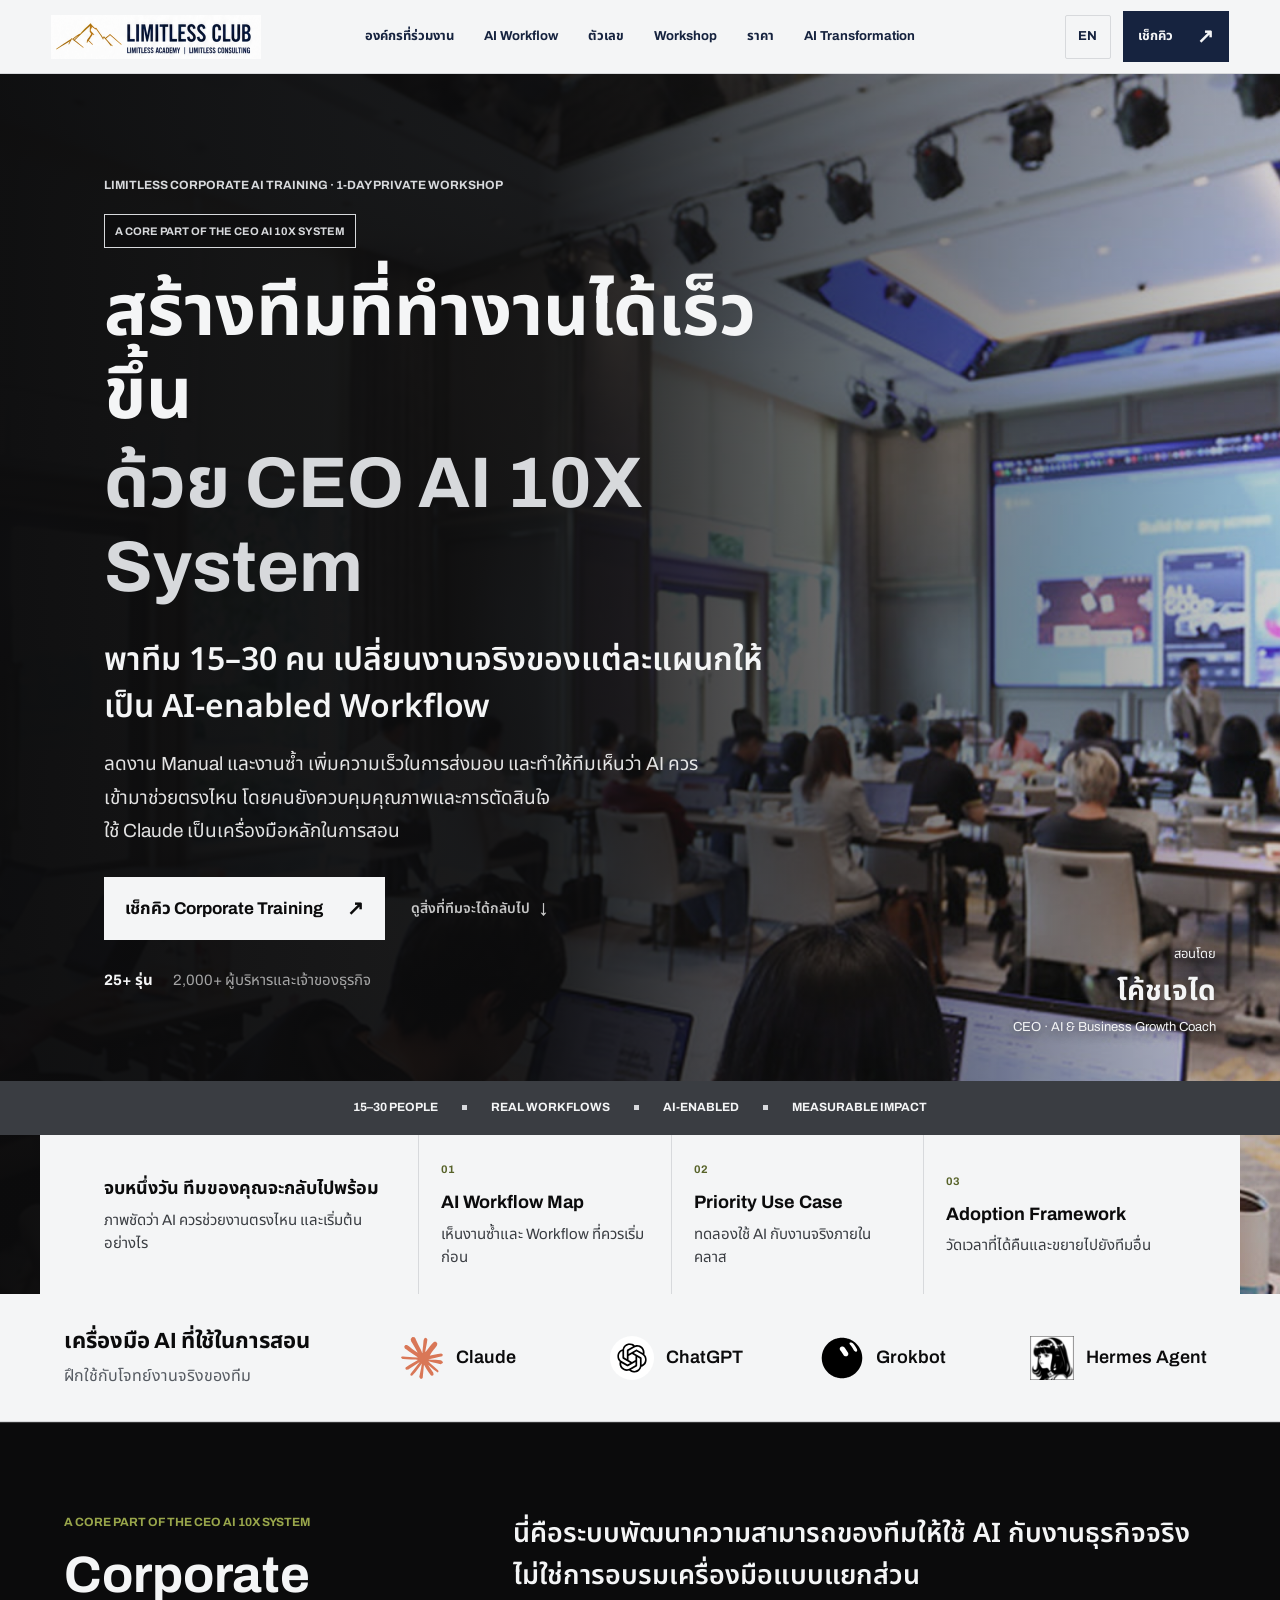
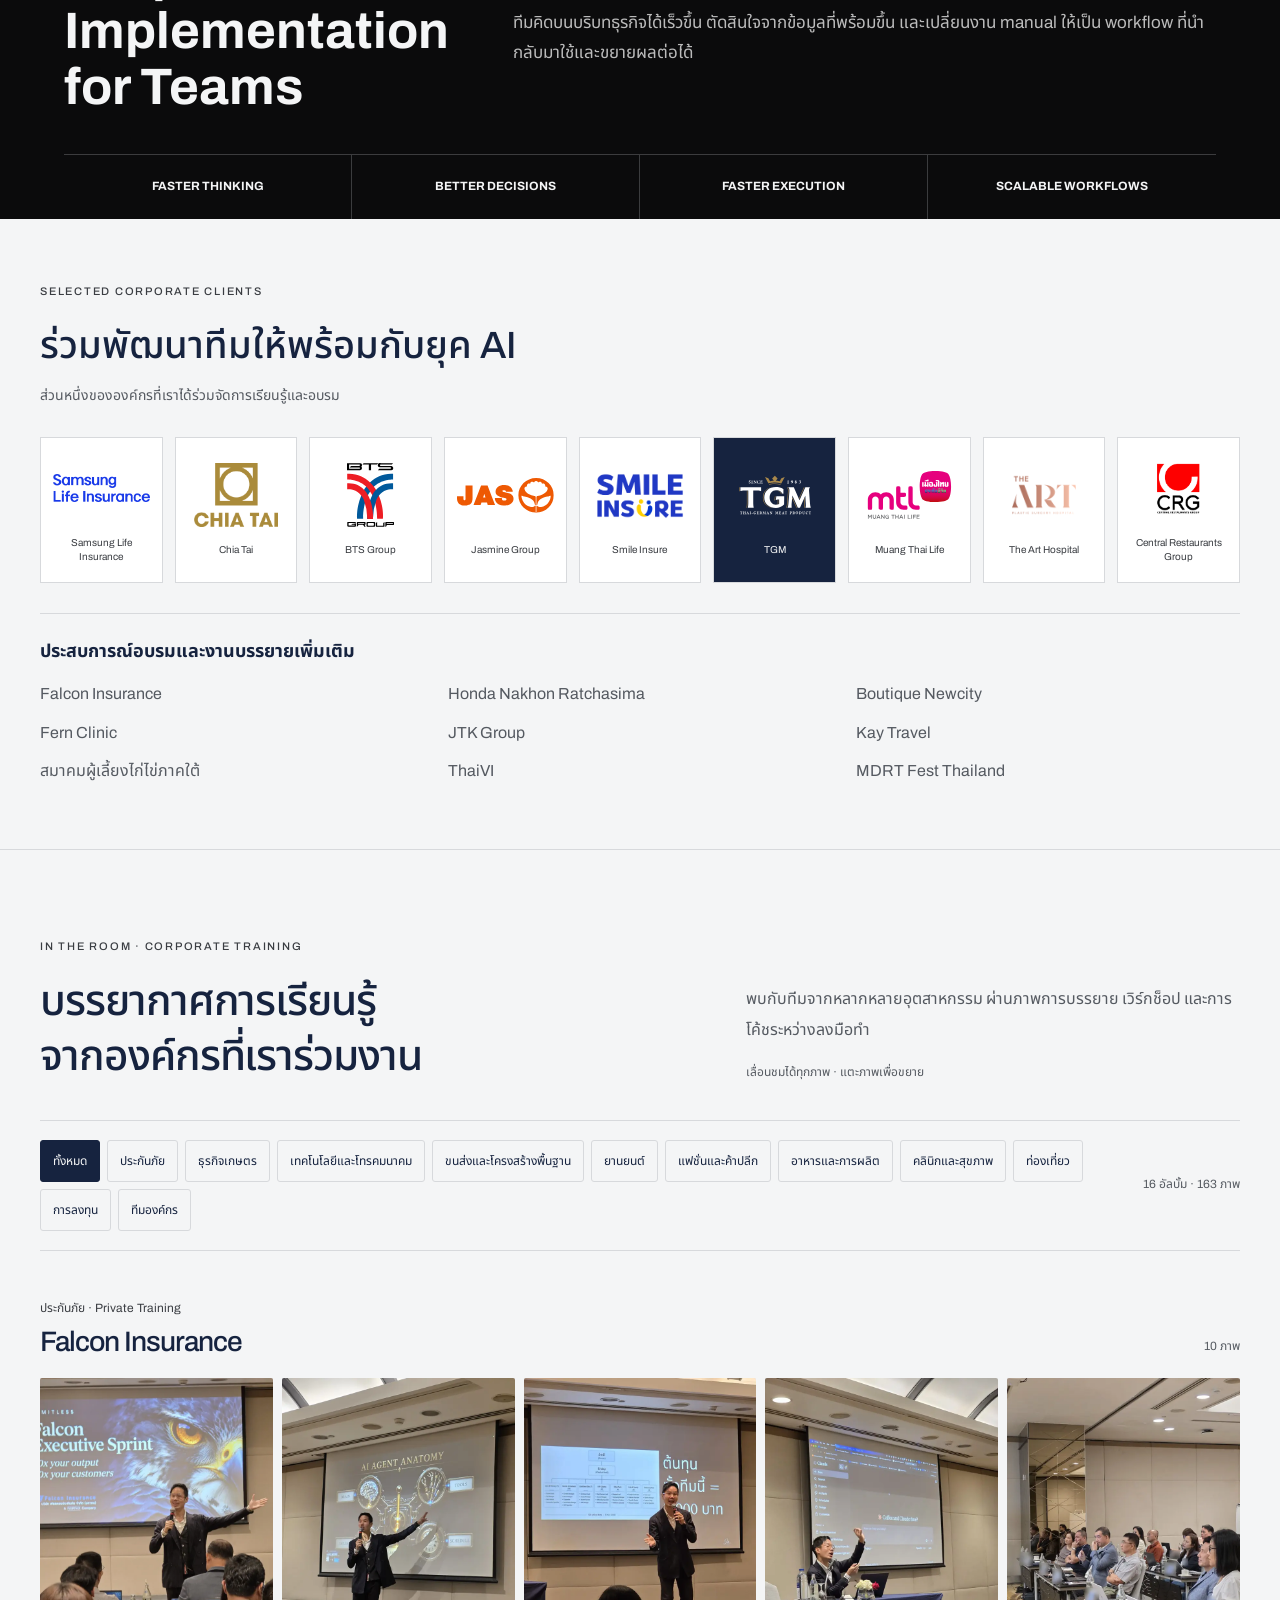
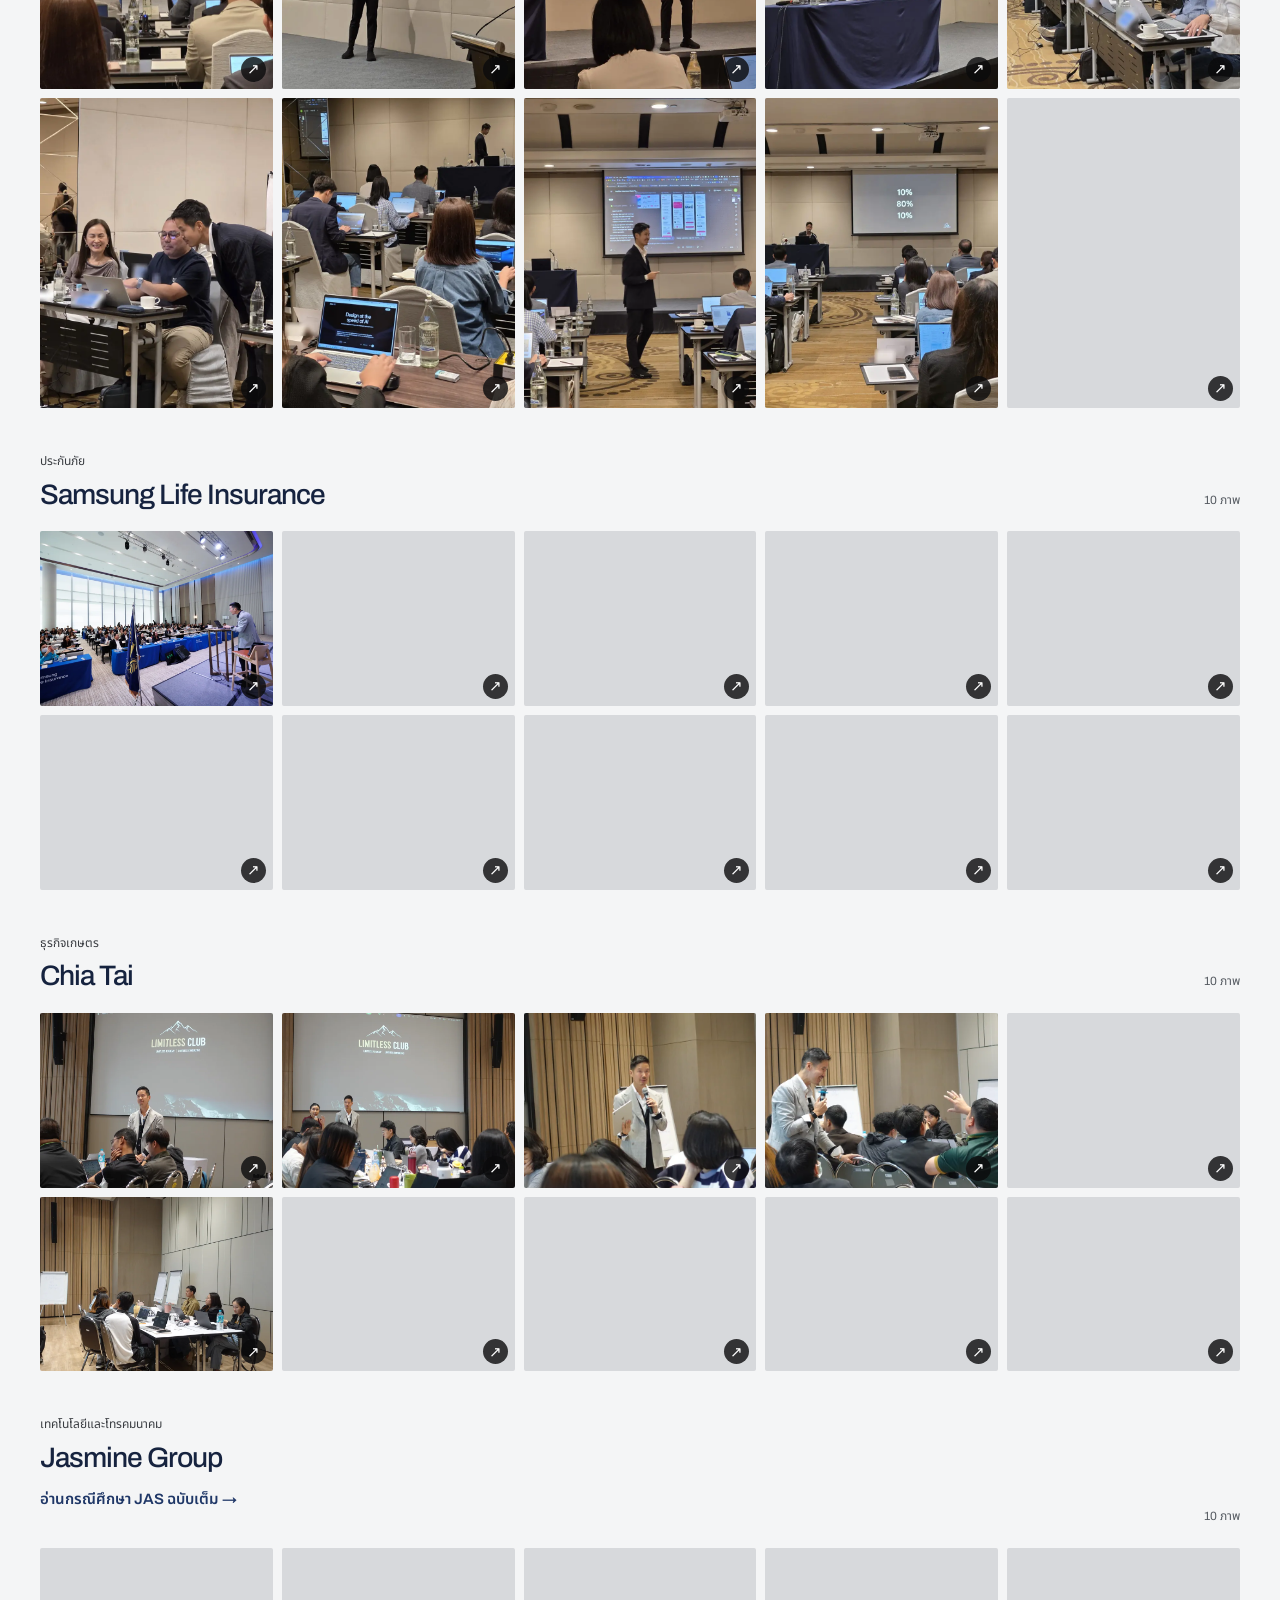
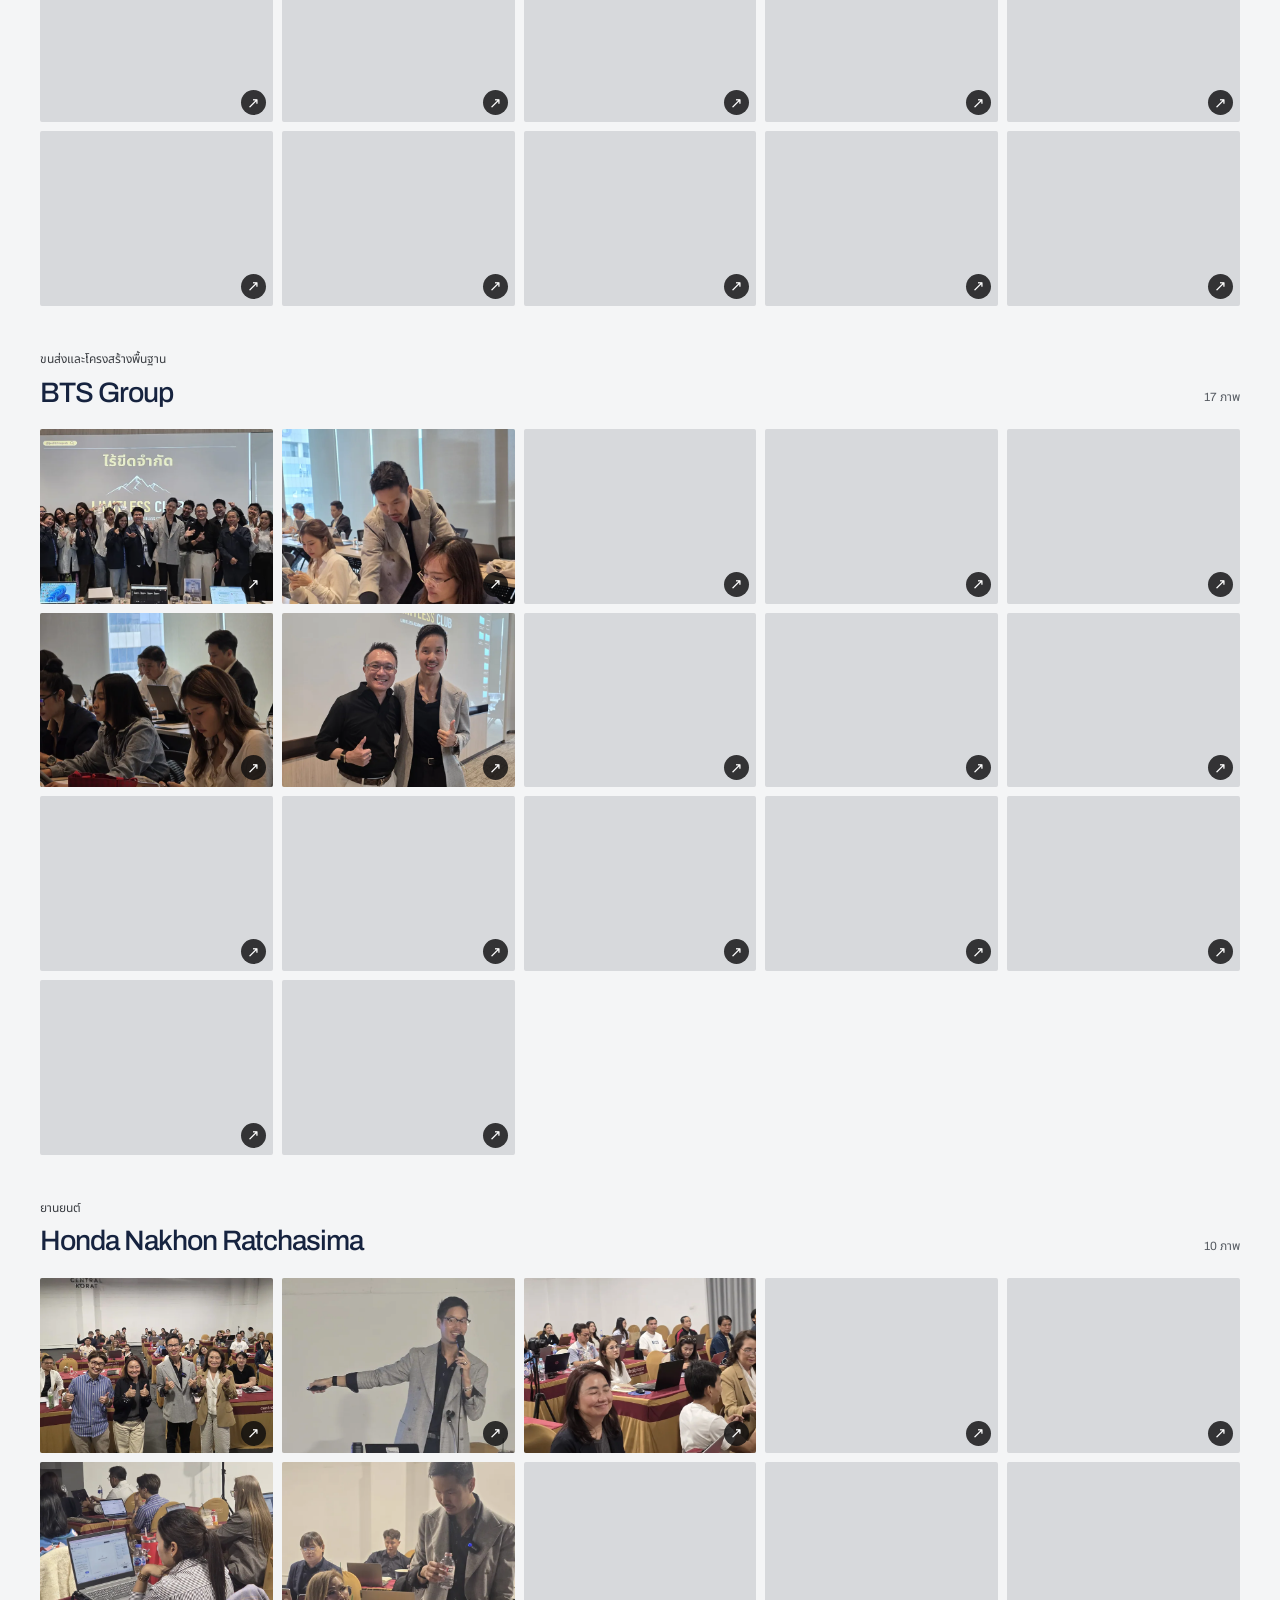
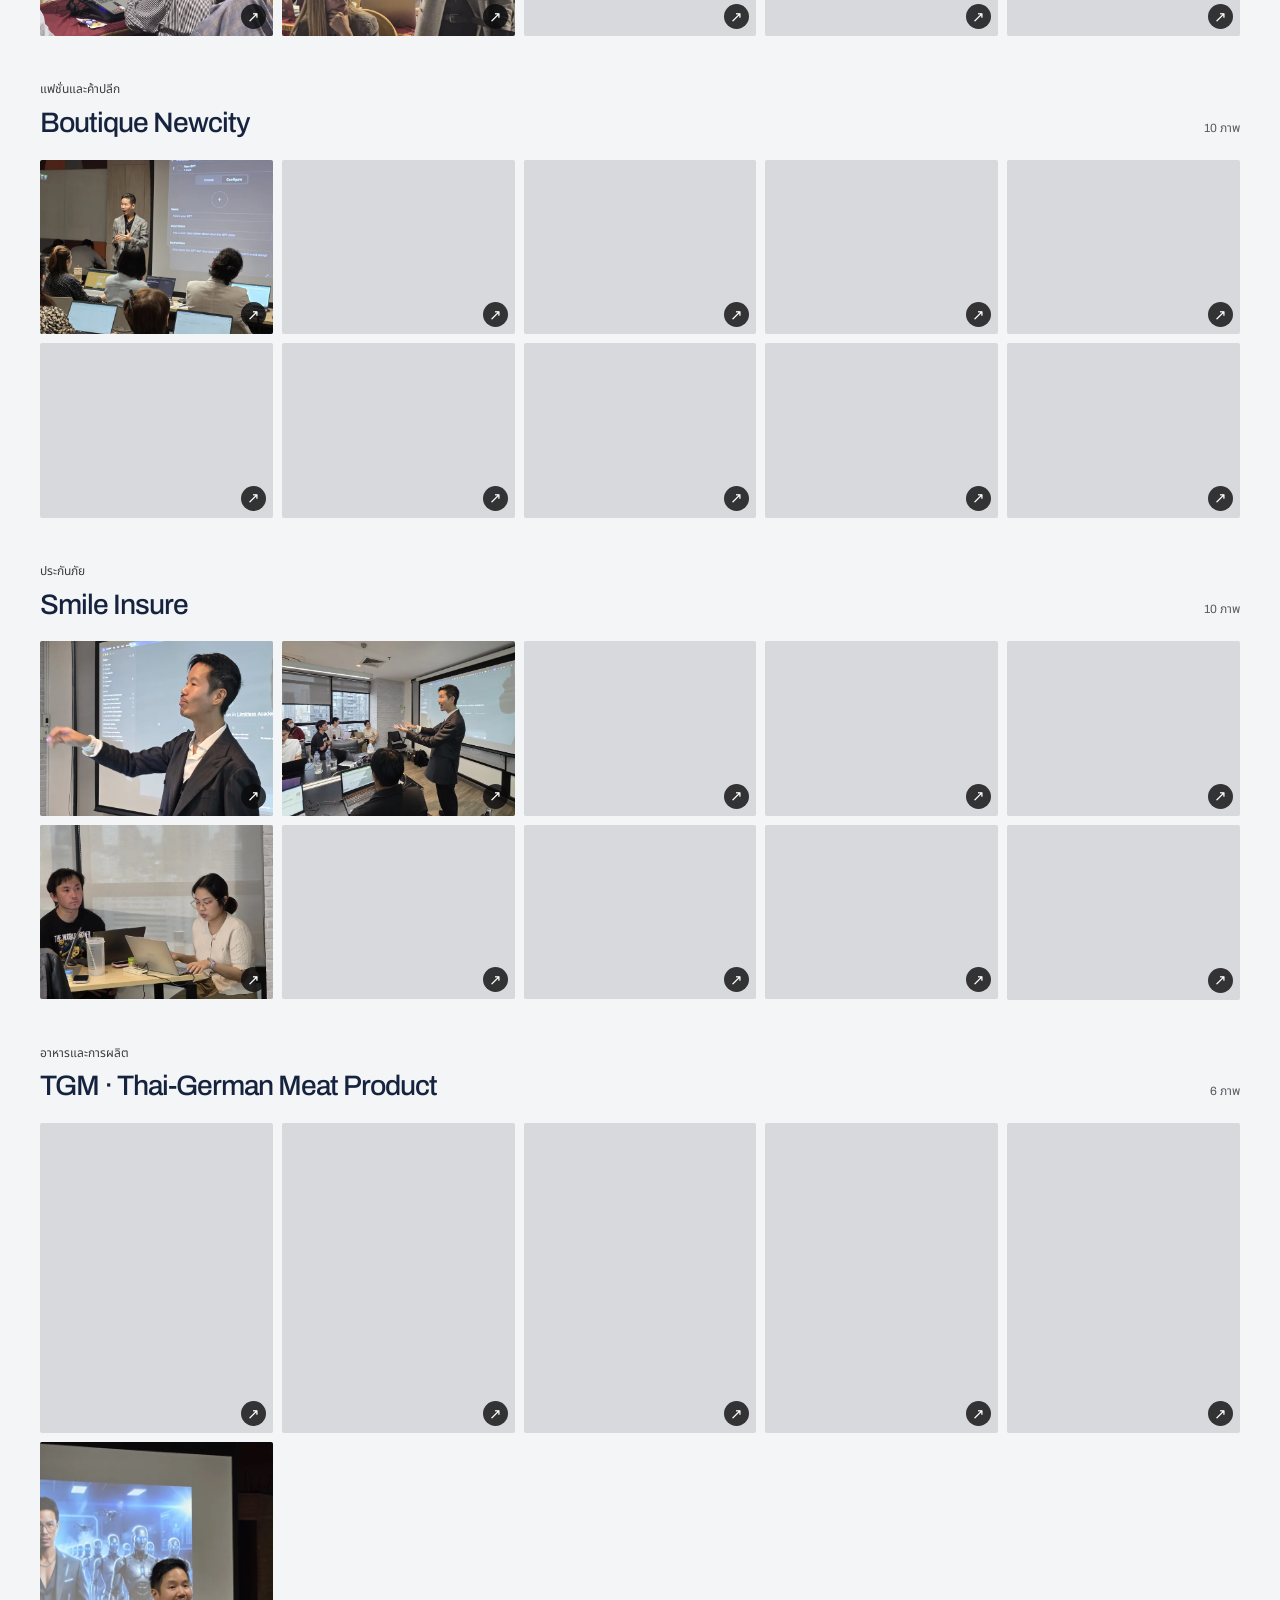
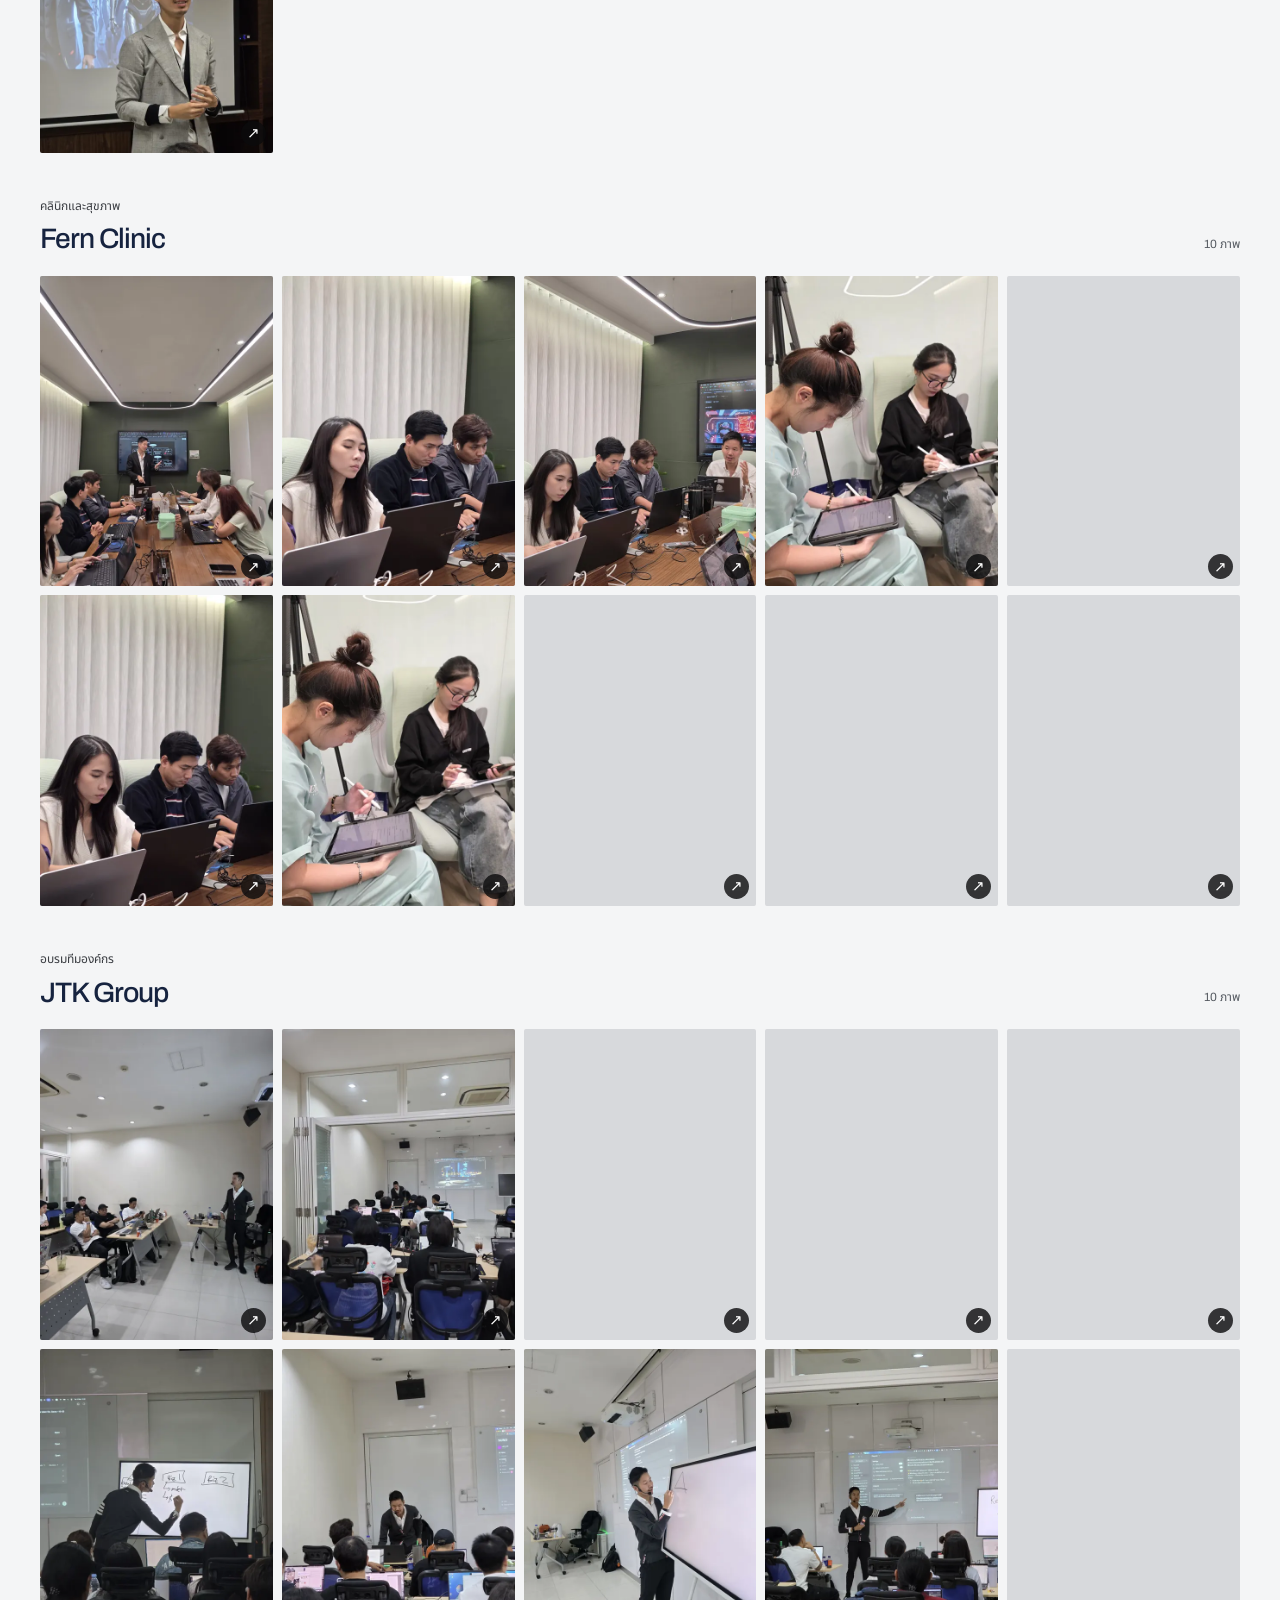
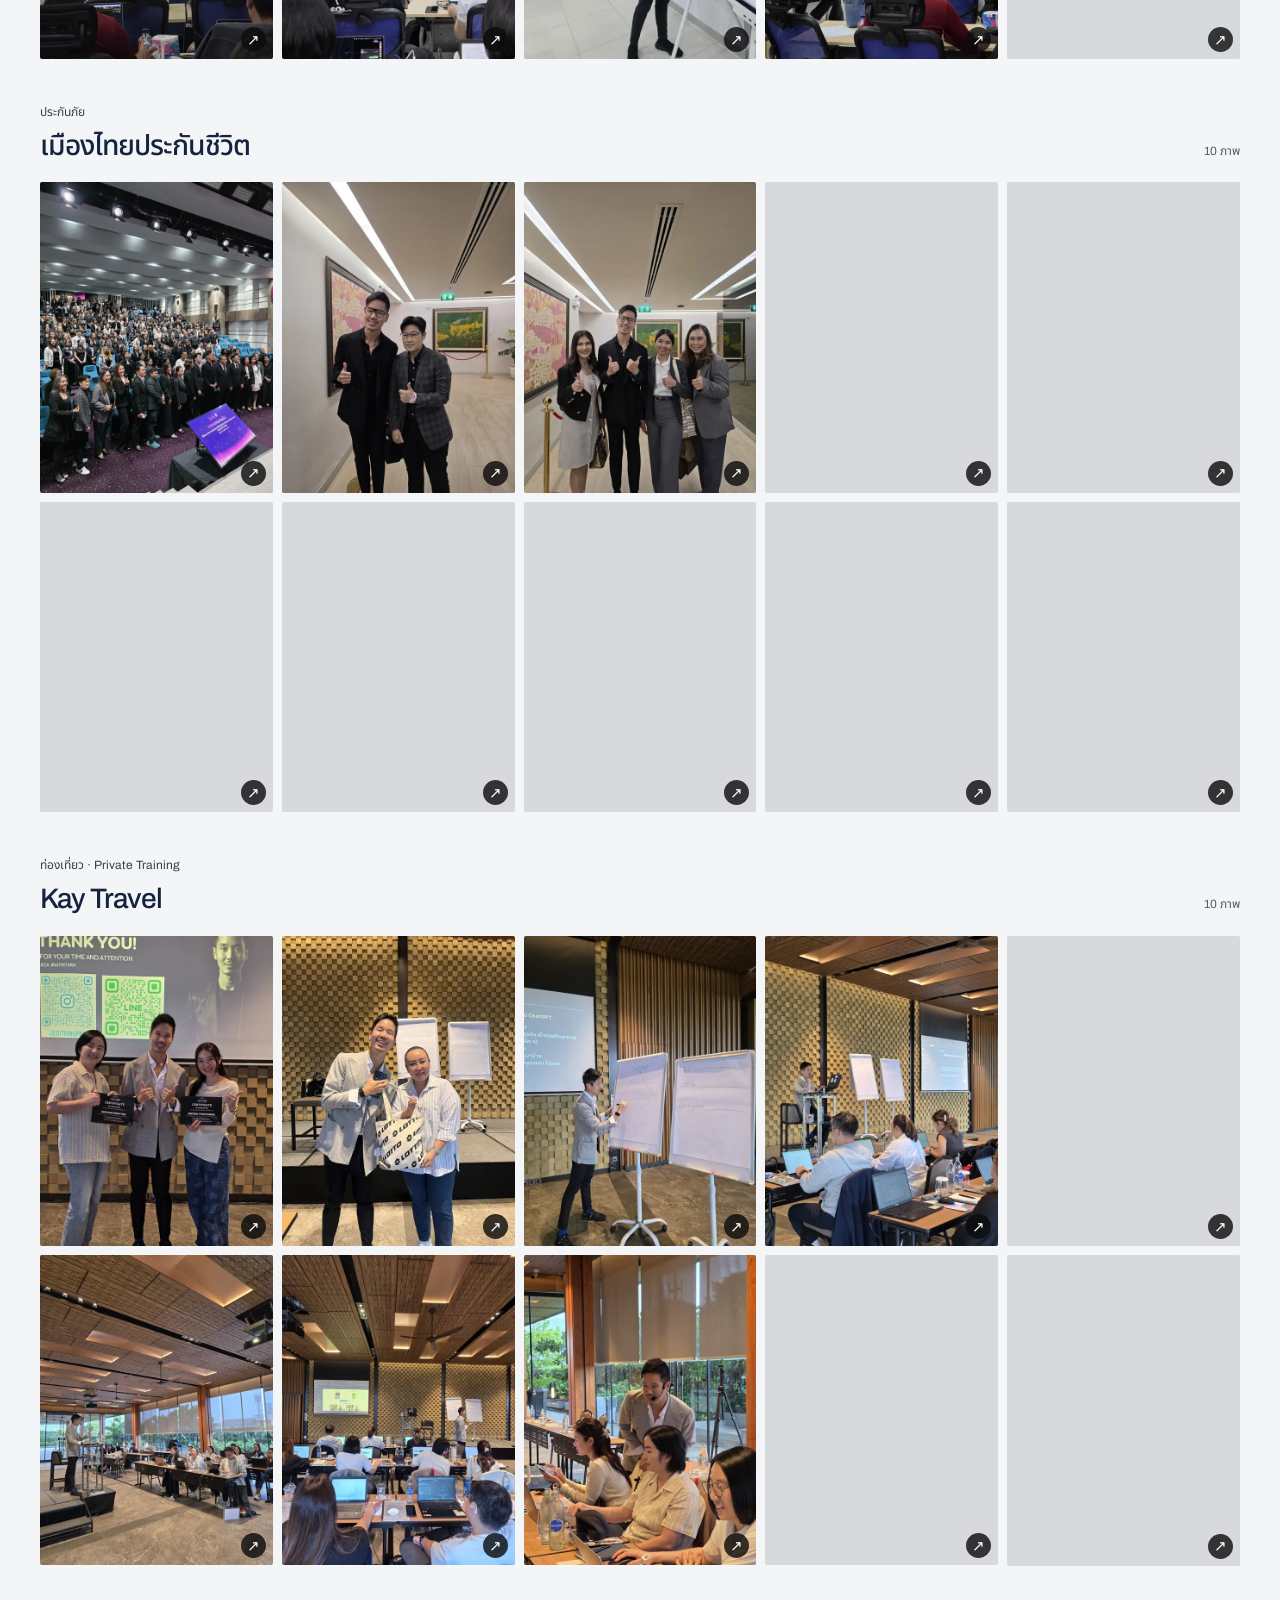
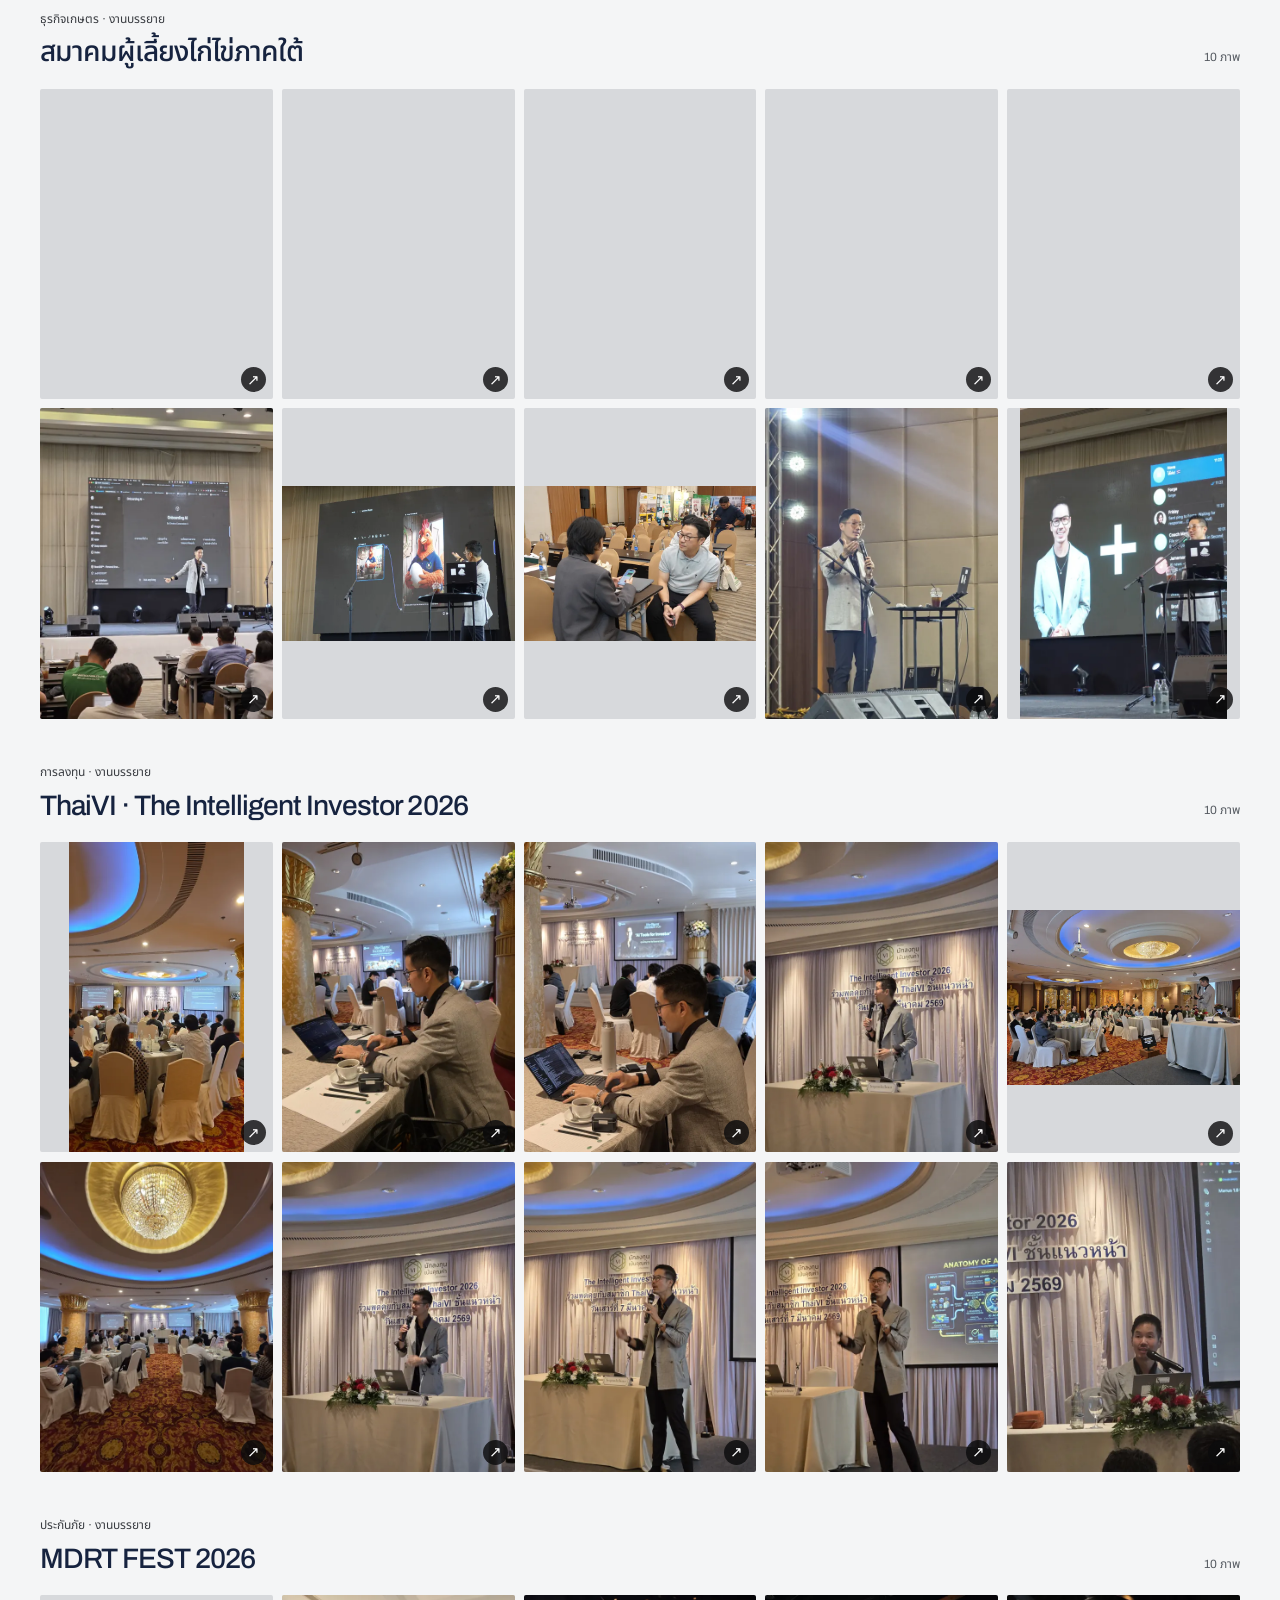
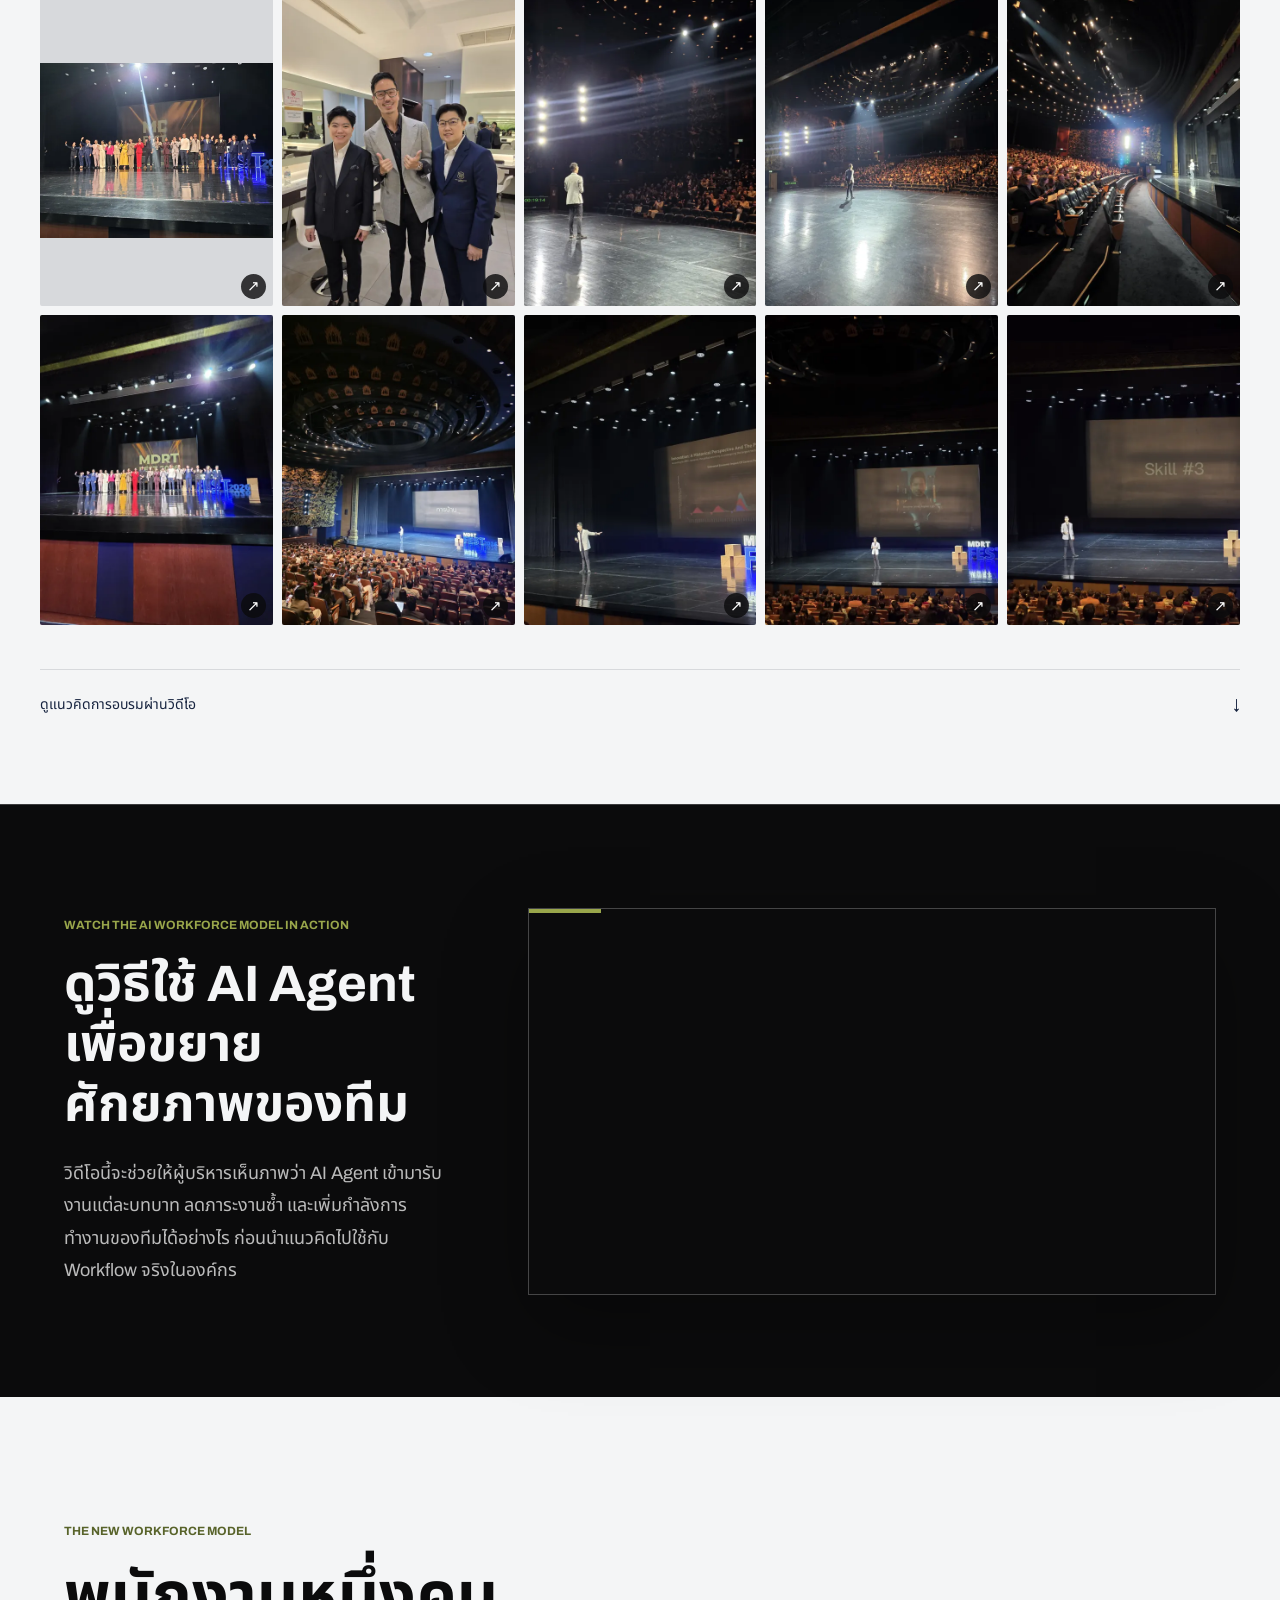
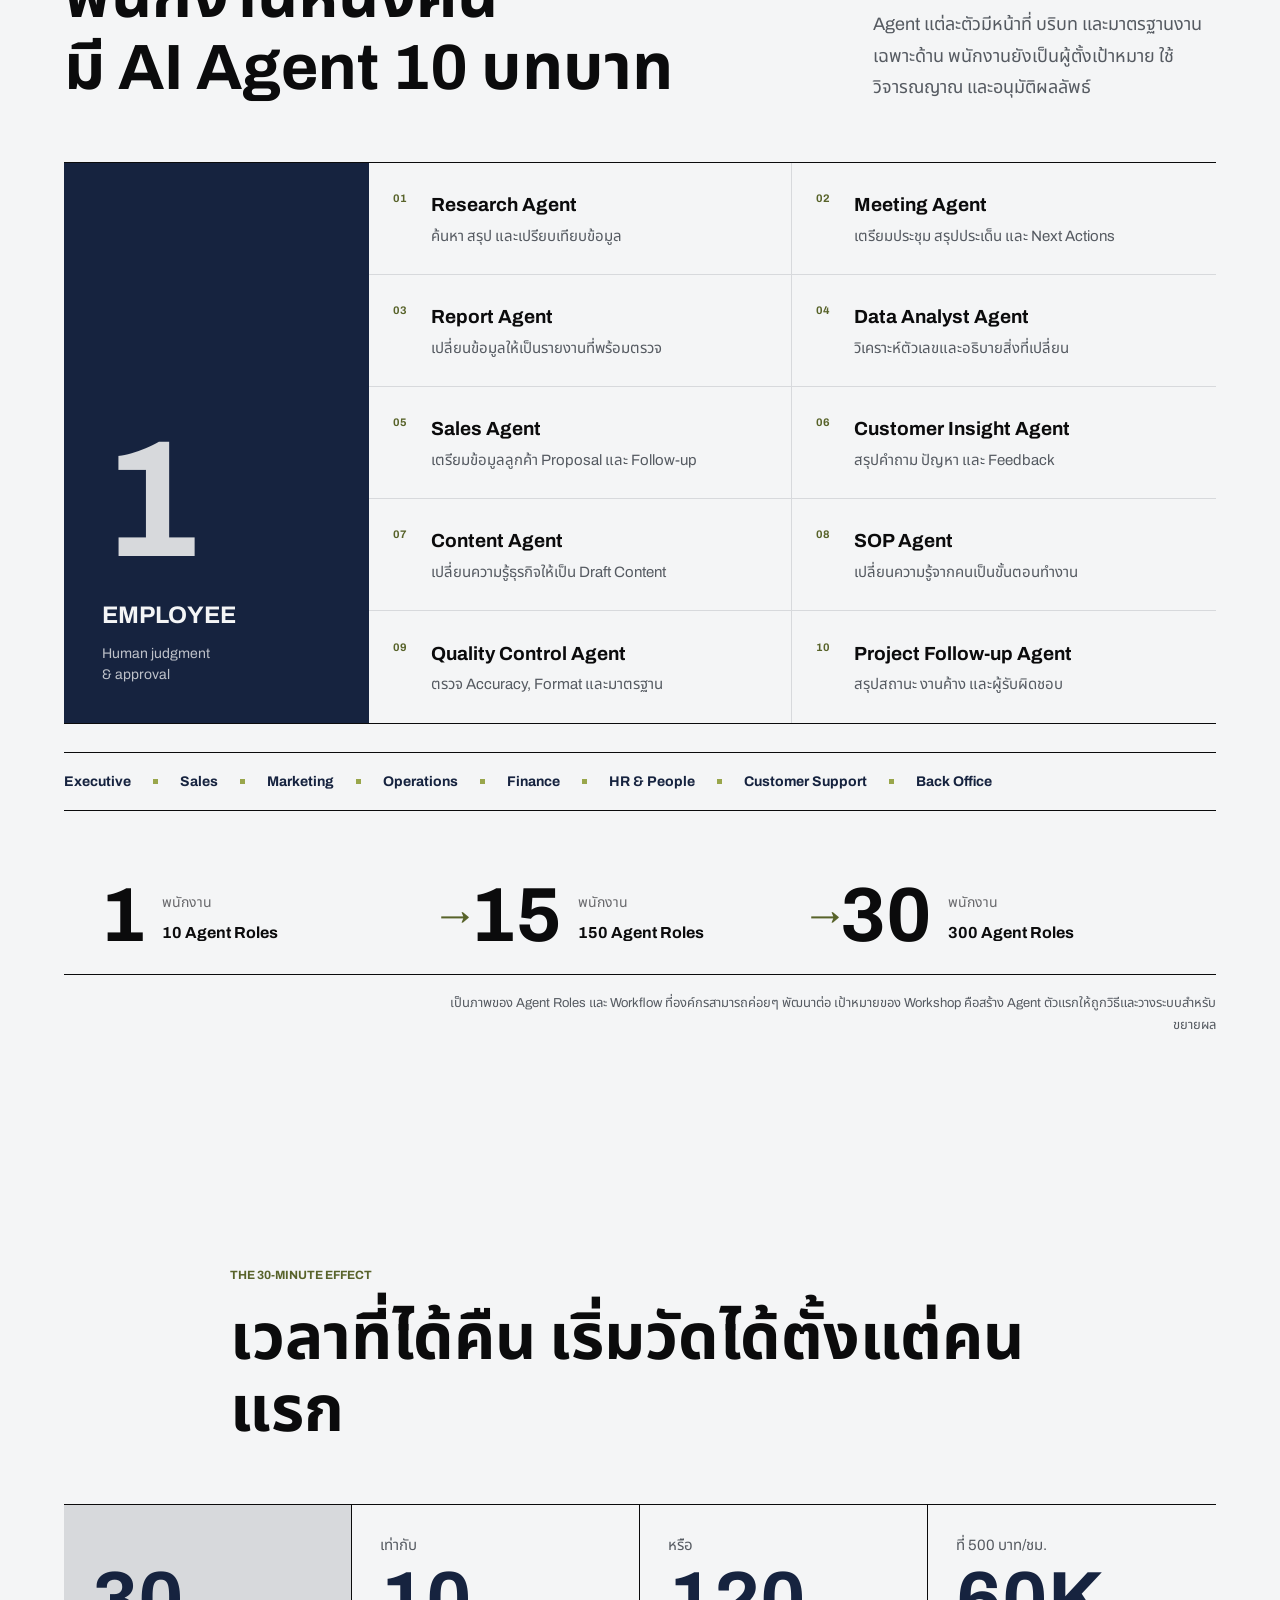
<file: index.html>
<!DOCTYPE html>
<html lang="th">
<head>
  <meta charset="utf-8" />
  <meta name="viewport" content="width=device-width, initial-scale=1" />
  <title>Limitless Corporate AI Training | CEO AI 10X System for Teams</title>
  <meta name="description" content="Corporate AI Training 1 วัน สำหรับทีม 15-30 คน นำ CEO AI 10X System ไปช่วยลดงานซ้ำ เพิ่มความเร็ว และยกระดับ Workflow จากงานจริงของแต่ละแผนก" />
  <meta name="theme-color" content="#16233F" />
  <meta property="og:type" content="website" />
  <meta property="og:title" content="Limitless Corporate AI Training | CEO AI 10X System for Teams" />
  <meta property="og:description" content="นำ CEO AI 10X System ไปใช้กับทีม ลดงานซ้ำ เพิ่มความเร็ว และยกระดับ Workflow จากงานจริงของแต่ละแผนก" />
  <meta property="og:url" content="https://corporate-ai-training-seven.vercel.app/" />
  <meta property="og:image" content="https://corporate-ai-training-seven.vercel.app/assets/workshop-hero-wide.jpg" />
  <meta name="twitter:card" content="summary_large_image" />
  <meta name="twitter:image" content="https://corporate-ai-training-seven.vercel.app/assets/workshop-hero-wide.jpg" />
  <link rel="canonical" href="https://corporate-ai-training-seven.vercel.app/" />
  <link rel="icon" type="image/png" href="assets/favicon.png" />
  <link rel="stylesheet" href="styles.css" />
  <link rel="stylesheet" href="gallery.css" />
  <script src="gallery.js" defer></script>
<link rel="alternate" hreflang="th" href="https://corporate-ai-training-seven.vercel.app/" />
<link rel="alternate" hreflang="en" href="https://corporate-ai-training-seven.vercel.app/en/" />
  <link rel="stylesheet" href="brand-ci.css" />
</head>
<body>
  <header class="site-header">
    <a class="brand" href="#top" aria-label="Limitless Club หน้าหลัก">
      <img src="assets/limitless-club-logo.png" alt="Limitless Club" width="420" height="88" />
    </a>
    <nav aria-label="เมนูหลัก">
      <a href="#gallery">องค์กรที่ร่วมงาน</a>
      <a href="#agents">AI Workflow</a>
      <a href="#value">ตัวเลข</a>
      <a href="#workshop">Workshop</a>
      <a href="#fee">ราคา</a>
    <a href="https://limitless-ai-quickwin.vercel.app/ai-transformation/">AI Transformation</a></nav>
    <div class="header-actions"><a class="lang-switch" href="en/" hreflang="en" lang="en" aria-label="View this page in English">EN</a><a class="button button--header" href="#contact">เช็กคิว <span aria-hidden="true">↗</span></a></div>
  </header>

  <main>
    <section class="hero" id="top">
      <img class="hero__visual" src="assets/workshop-hero-wide.jpg" alt="บรรยากาศ Corporate AI Workshop ของ Limitless Club" width="1920" height="952" fetchpriority="high" />
      <div class="hero__inner">
        <div class="hero__copy">
          <p class="signal-label">Limitless Corporate AI Training · 1-Day Private Workshop</p>
          <p class="hero__system-label">A Core Part of the CEO AI 10X System</p>
          <h1><span>สร้างทีมที่ทำงานได้เร็วขึ้น</span><strong>ด้วย CEO AI 10X System</strong></h1>
          <p class="hero__statement">พาทีม 15–30 คน เปลี่ยนงานจริงของแต่ละแผนกให้เป็น AI-enabled Workflow</p>
          <p class="hero__lead">ลดงาน Manual และงานซ้ำ เพิ่มความเร็วในการส่งมอบ และทำให้ทีมเห็นว่า AI ควรเข้ามาช่วยตรงไหน โดยคนยังควบคุมคุณภาพและการตัดสินใจ<br />ใช้ Claude เป็นเครื่องมือหลักในการสอน</p>
          <div class="hero__actions">
            <a class="button button--signal" href="#contact">เช็กคิว Corporate Training <span aria-hidden="true">↗</span></a>
            <a class="text-link" href="#outcomes">ดูสิ่งที่ทีมจะได้กลับไป <span aria-hidden="true">↓</span></a>
          </div>
          <p class="hero__proof"><strong>25+ รุ่น</strong><span>2,000+ ผู้บริหารและเจ้าของธุรกิจ</span></p>
        </div>
        <p class="hero__coach"><span>สอนโดย</span><strong>โค้ชเจได</strong><small>CEO · AI &amp; Business Growth Coach</small></p>
      </div>
      <div class="hero__signal-line" aria-label="รายละเอียด Workshop">
        <span>15–30 PEOPLE</span><i></i><span>REAL WORKFLOWS</span><i></i><span>AI-ENABLED</span><i></i><span>MEASURABLE IMPACT</span>
      </div>
      <div class="hero__outcomes" id="outcomes">
        <p><strong>จบหนึ่งวัน ทีมของคุณจะกลับไปพร้อม</strong><span>ภาพชัดว่า AI ควรช่วยงานตรงไหน และเริ่มต้นอย่างไร</span></p>
        <div><b>01</b><strong>AI Workflow Map</strong><span>เห็นงานซ้ำและ Workflow ที่ควรเริ่มก่อน</span></div>
        <div><b>02</b><strong>Priority Use Case</strong><span>ทดลองใช้ AI กับงานจริงภายในคลาส</span></div>
        <div><b>03</b><strong>Adoption Framework</strong><span>วัดเวลาที่ได้คืนและขยายไปยังทีมอื่น</span></div>
      </div>
    </section>

    <section class="teaching-tools" aria-labelledby="teaching-tools-title">
      <div class="teaching-tools__inner">
        <div class="teaching-tools__heading"><h2 id="teaching-tools-title">เครื่องมือ AI ที่ใช้ในการสอน</h2><p>ฝึกใช้กับโจทย์งานจริงของทีม</p></div>
        <ul class="teaching-tools__list">
          <li><img src="assets/tool-logos/claude.svg" alt="" width="44" height="44" loading="lazy" decoding="async" /><span>Claude</span></li>
          <li><img src="assets/tool-logos/openai.svg" alt="" width="44" height="44" loading="lazy" decoding="async" /><span>ChatGPT</span></li>
          <li><img src="assets/tool-logos/grokbot.svg" alt="" width="44" height="44" loading="lazy" decoding="async" /><span>Grokbot</span></li>
          <li><img src="assets/tool-logos/hermes-agent.png" alt="" width="44" height="44" loading="lazy" decoding="async" /><span>Hermes Agent</span></li>
        </ul>
      </div>
    </section>

    <section class="ceo-system-band" aria-labelledby="ceo-system-title">
      <div class="ceo-system-band__intro">
        <p class="signal-label signal-label--citron">A Core Part of the CEO AI 10X System</p>
        <h2 id="ceo-system-title">Corporate Implementation for Teams</h2>
      </div>
      <div class="ceo-system-band__copy">
        <p>นี่คือระบบพัฒนาความสามารถของทีมให้ใช้ AI กับงานธุรกิจจริง ไม่ใช่การอบรมเครื่องมือแบบแยกส่วน</p>
        <span>ทีมคิดบนบริบทธุรกิจได้เร็วขึ้น ตัดสินใจจากข้อมูลที่พร้อมขึ้น และเปลี่ยนงาน manual ให้เป็น workflow ที่นำกลับมาใช้และขยายผลต่อได้</span>
      </div>
      <div class="ceo-system-band__outcomes" aria-label="ผลลัพธ์ของ CEO AI 10X System สำหรับทีม">
        <b>FASTER THINKING</b><b>BETTER DECISIONS</b><b>FASTER EXECUTION</b><b>SCALABLE WORKFLOWS</b>
      </div>
    </section>

<section class="client-logos" id="clients" aria-labelledby="clients-title"><div class="client-logos__inner"><p class="training-gallery__eyebrow">SELECTED CORPORATE CLIENTS</p><h2 id="clients-title">ร่วมพัฒนาทีมให้พร้อมกับยุค AI</h2><p class="client-logos__lead">ส่วนหนึ่งขององค์กรที่เราได้ร่วมจัดการเรียนรู้และอบรม</p><div class="client-logos__grid"><a class="client-logos__item" href="#gallery-samsung" aria-label="ดูภาพอบรม Samsung Life Insurance"><img src="assets/client-logos/samsung.png" alt="Samsung Life Insurance" width="180" height="72" loading="lazy"><span>Samsung Life Insurance</span></a><a class="client-logos__item" href="#gallery-chia-tai" aria-label="ดูภาพอบรม Chia Tai"><img src="assets/client-logos/chia-tai.png" alt="Chia Tai" width="180" height="72" loading="lazy"><span>Chia Tai</span></a><a class="client-logos__item" href="#gallery-bts" aria-label="ดูภาพอบรม BTS Group"><img src="assets/client-logos/bts.svg" alt="BTS Group" width="180" height="72" loading="lazy"><span>BTS Group</span></a><a class="client-logos__item" href="#gallery-jasmine" aria-label="ดูภาพอบรม Jasmine Group"><img src="assets/client-logos/jasmine.svg" alt="Jasmine Group" width="180" height="72" loading="lazy"><span>Jasmine Group</span></a><a class="client-logos__item" href="#gallery-smile" aria-label="ดูภาพอบรม Smile Insure"><img src="assets/client-logos/smile.png" alt="Smile Insure" width="180" height="72" loading="lazy"><span>Smile Insure</span></a><a class="client-logos__item" href="#gallery-tgm" aria-label="ดูภาพอบรม TGM"><img src="assets/client-logos/tgm.svg" alt="TGM" width="180" height="72" loading="lazy"><span>TGM</span></a><div class="client-logos__item"><img src="assets/client-logos/muang-thai-life.svg" alt="Muang Thai Life" width="180" height="72" loading="lazy"><span>Muang Thai Life</span></div><div class="client-logos__item"><img src="assets/client-logos/the-art-hospital.png" alt="The Art Hospital" width="180" height="72" loading="lazy"><span>The Art Hospital</span></div><div class="client-logos__item"><img src="assets/client-logos/central-restaurants-group.png" alt="Central Restaurants Group" width="180" height="72" loading="lazy"><span>Central Restaurants Group</span></div></div><div class="client-name-list"><h3>ประสบการณ์อบรมและงานบรรยายเพิ่มเติม</h3><ul><li>Falcon Insurance</li><li>Honda Nakhon Ratchasima</li><li>Boutique Newcity</li><li>Fern Clinic</li><li>JTK Group</li><li>Kay Travel</li><li>สมาคมผู้เลี้ยงไก่ไข่ภาคใต้</li><li>ThaiVI</li><li>MDRT Fest Thailand</li></ul></div></div></section>
<section class="training-gallery" id="gallery" aria-labelledby="gallery-title"><div class="training-gallery__inner"><header class="training-gallery__intro"><div><p class="training-gallery__eyebrow">IN THE ROOM · CORPORATE TRAINING</p><h2 id="gallery-title">บรรยากาศการเรียนรู้<br />จากองค์กรที่เราร่วมงาน</h2></div><div class="training-gallery__lead"><p>พบกับทีมจากหลากหลายอุตสาหกรรม ผ่านภาพการบรรยาย เวิร์กช็อป และการโค้ชระหว่างลงมือทำ</p><p class="training-gallery__hint">เลื่อนชมได้ทุกภาพ · แตะภาพเพื่อขยาย</p></div></header><div class="training-gallery__toolbar"><div class="training-gallery__filters" role="group" aria-label="เลือกอุตสาหกรรม" hidden><button type="button" data-industry-filter="all" aria-pressed="true">ทั้งหมด</button><button type="button" data-industry-filter="insurance" aria-pressed="false">ประกันภัย</button><button type="button" data-industry-filter="agriculture" aria-pressed="false">ธุรกิจเกษตร</button><button type="button" data-industry-filter="technology" aria-pressed="false">เทคโนโลยีและโทรคมนาคม</button><button type="button" data-industry-filter="transport" aria-pressed="false">ขนส่งและโครงสร้างพื้นฐาน</button><button type="button" data-industry-filter="automotive" aria-pressed="false">ยานยนต์</button><button type="button" data-industry-filter="retail" aria-pressed="false">แฟชั่นและค้าปลีก</button><button type="button" data-industry-filter="food" aria-pressed="false">อาหารและการผลิต</button><button type="button" data-industry-filter="healthcare" aria-pressed="false">คลินิกและสุขภาพ</button><button type="button" data-industry-filter="travel" aria-pressed="false">ท่องเที่ยว</button><button type="button" data-industry-filter="investment" aria-pressed="false">การลงทุน</button><button type="button" data-industry-filter="business" aria-pressed="false">ทีมองค์กร</button></div><p class="training-gallery__summary" role="status" aria-live="polite" aria-atomic="true">16 อัลบั้ม · 163 ภาพ</p></div><!--client:falcon:album--><article class="training-gallery__company training-gallery__company--new" data-industry="insurance" data-company="Falcon Insurance" aria-labelledby="gallery-falcon"><header class="training-gallery__company-heading"><div><p class="training-gallery__industry">ประกันภัย · Private Training</p><h3 id="gallery-falcon">Falcon Insurance</h3></div><span class="training-gallery__count">10 ภาพ</span></header><div class="training-gallery__grid"><a class="training-gallery__photo" href="assets/gallery/falcon-01-full.webp" data-gallery-photo data-caption="Falcon Insurance — เปิดคลาส Falcon Executive Sprint: 10x your output, 10x your customers" aria-label="ขยายภาพ: Falcon Insurance — เปิดคลาส Falcon Executive Sprint: 10x your output, 10x your customers"><img src="assets/gallery/falcon-01-thumb.webp" width="720" height="960" style="object-position:50% 35%" alt="Falcon Insurance — เปิดคลาส Falcon Executive Sprint: 10x your output, 10x your customers" loading="lazy" decoding="async"><span class="training-gallery__enlarge" aria-hidden="true">↗</span></a><a class="training-gallery__photo" href="assets/gallery/falcon-02-full.webp" data-gallery-photo data-caption="Falcon Insurance — AI Agent มี 4 ส่วน: Brain, Tools, Skills และ Scheduled Tasks" aria-label="ขยายภาพ: Falcon Insurance — AI Agent มี 4 ส่วน: Brain, Tools, Skills และ Scheduled Tasks"><img src="assets/gallery/falcon-02-thumb.webp" width="720" height="960" style="object-position:50% 45%" alt="Falcon Insurance — AI Agent มี 4 ส่วน: Brain, Tools, Skills และ Scheduled Tasks" loading="lazy" decoding="async"><span class="training-gallery__enlarge" aria-hidden="true">↗</span></a><a class="training-gallery__photo" href="assets/gallery/falcon-03-full.webp" data-gallery-photo data-caption="Falcon Insurance — ตัวอย่างผังทีม AI Agent ที่แบ่งหน้าที่ชัดเจนเหมือนทีมงานจริง" aria-label="ขยายภาพ: Falcon Insurance — ตัวอย่างผังทีม AI Agent ที่แบ่งหน้าที่ชัดเจนเหมือนทีมงานจริง"><img src="assets/gallery/falcon-03-thumb.webp" width="720" height="960" style="object-position:50% 40%" alt="Falcon Insurance — ตัวอย่างผังทีม AI Agent ที่แบ่งหน้าที่ชัดเจนเหมือนทีมงานจริง" loading="lazy" decoding="async"><span class="training-gallery__enlarge" aria-hidden="true">↗</span></a><a class="training-gallery__photo" href="assets/gallery/falcon-04-full.webp" data-gallery-photo data-caption="Falcon Insurance — สาธิตสดบน Claude: Projects, Artifacts, Scheduled และ Customize" aria-label="ขยายภาพ: Falcon Insurance — สาธิตสดบน Claude: Projects, Artifacts, Scheduled และ Customize"><img src="assets/gallery/falcon-04-thumb.webp" width="720" height="960" style="object-position:50% 50%" alt="Falcon Insurance — สาธิตสดบน Claude: Projects, Artifacts, Scheduled และ Customize" loading="lazy" decoding="async"><span class="training-gallery__enlarge" aria-hidden="true">↗</span></a><a class="training-gallery__photo" href="assets/gallery/falcon-05-full.webp" data-gallery-photo data-caption="Falcon Insurance — ผู้บริหารติดตามการสาธิตสดช่วงเช้า" aria-label="ขยายภาพ: Falcon Insurance — ผู้บริหารติดตามการสาธิตสดช่วงเช้า"><img src="assets/gallery/falcon-05-thumb.webp" width="720" height="960" style="object-position:50% 60%" alt="Falcon Insurance — ผู้บริหารติดตามการสาธิตสดช่วงเช้า" loading="lazy" decoding="async"><span class="training-gallery__enlarge" aria-hidden="true">↗</span></a><a class="training-gallery__photo" href="assets/gallery/falcon-06-full.webp" data-gallery-photo data-caption="Falcon Insurance — โค้ชเดินดูงานรายคนระหว่างฝึกกับไฟล์ตัวอย่าง" aria-label="ขยายภาพ: Falcon Insurance — โค้ชเดินดูงานรายคนระหว่างฝึกกับไฟล์ตัวอย่าง"><img src="assets/gallery/falcon-06-thumb.webp" width="720" height="960" style="object-position:50% 50%" alt="Falcon Insurance — โค้ชเดินดูงานรายคนระหว่างฝึกกับไฟล์ตัวอย่าง" loading="lazy" decoding="async"><span class="training-gallery__enlarge" aria-hidden="true">↗</span></a><a class="training-gallery__photo" href="assets/gallery/falcon-07-full.webp" data-gallery-photo data-caption="Falcon Insurance — ห้องทดลองเว็บรับแจ้งเคลม: ออกแบบหน้าจอด้วย Google Stitch" aria-label="ขยายภาพ: Falcon Insurance — ห้องทดลองเว็บรับแจ้งเคลม: ออกแบบหน้าจอด้วย Google Stitch"><img src="assets/gallery/falcon-07-thumb.webp" width="720" height="960" style="object-position:50% 60%" alt="Falcon Insurance — ห้องทดลองเว็บรับแจ้งเคลม: ออกแบบหน้าจอด้วย Google Stitch" loading="lazy" decoding="async"><span class="training-gallery__enlarge" aria-hidden="true">↗</span></a><a class="training-gallery__photo" href="assets/gallery/falcon-08-full.webp" data-gallery-photo data-caption="Falcon Insurance — ตัวอย่างหน้าจอแจ้งเคลมที่ AI ออกแบบให้ภายในคลาส" aria-label="ขยายภาพ: Falcon Insurance — ตัวอย่างหน้าจอแจ้งเคลมที่ AI ออกแบบให้ภายในคลาส"><img src="assets/gallery/falcon-08-thumb.webp" width="720" height="960" style="object-position:50% 45%" alt="Falcon Insurance — ตัวอย่างหน้าจอแจ้งเคลมที่ AI ออกแบบให้ภายในคลาส" loading="lazy" decoding="async"><span class="training-gallery__enlarge" aria-hidden="true">↗</span></a><a class="training-gallery__photo" href="assets/gallery/falcon-09-full.webp" data-gallery-photo data-caption="Falcon Insurance — กรอบ 10/80/10: คนเริ่ม 10% AI ทำ 80% คนตรวจ 10%" aria-label="ขยายภาพ: Falcon Insurance — กรอบ 10/80/10: คนเริ่ม 10% AI ทำ 80% คนตรวจ 10%"><img src="assets/gallery/falcon-09-thumb.webp" width="720" height="960" style="object-position:50% 45%" alt="Falcon Insurance — กรอบ 10/80/10: คนเริ่ม 10% AI ทำ 80% คนตรวจ 10%" loading="lazy" decoding="async"><span class="training-gallery__enlarge" aria-hidden="true">↗</span></a><a class="training-gallery__photo" href="assets/gallery/falcon-10-full.webp" data-gallery-photo data-caption="Falcon Insurance — ภาพหมู่ปิดคลาส Falcon Executive Sprint" aria-label="ขยายภาพ: Falcon Insurance — ภาพหมู่ปิดคลาส Falcon Executive Sprint"><img src="assets/gallery/falcon-10-thumb.webp" width="720" height="960" style="object-position:50% 50%" alt="Falcon Insurance — ภาพหมู่ปิดคลาส Falcon Executive Sprint" loading="lazy" decoding="async"><span class="training-gallery__enlarge" aria-hidden="true">↗</span></a></div></article><!--/client:falcon:album--><article class="training-gallery__company" data-industry="insurance" data-company="Samsung Life Insurance" aria-labelledby="gallery-samsung"><header class="training-gallery__company-heading"><div><p class="training-gallery__industry">ประกันภัย</p><h3 id="gallery-samsung">Samsung Life Insurance</h3></div><span class="training-gallery__count">10 ภาพ</span></header><div class="training-gallery__grid"><a class="training-gallery__photo" href="assets/gallery/samsung-01-full.webp?v=2" data-gallery-photo data-caption="Samsung Life Insurance — บรรยากาศการบรรยายและผู้เข้าร่วมงาน" aria-label="ขยายภาพ: Samsung Life Insurance — บรรยากาศการบรรยายและผู้เข้าร่วมงาน"><img src="assets/gallery/samsung-01-thumb.webp?v=2" width="2048" height="1365" style="object-position:50% 50%" alt="Samsung Life Insurance — บรรยากาศการบรรยายและผู้เข้าร่วมงาน" loading="lazy" decoding="async" /><span class="training-gallery__enlarge" aria-hidden="true">↗</span></a><a class="training-gallery__photo" href="assets/gallery/samsung-02-full.webp?v=2" data-gallery-photo data-caption="Samsung Life Insurance — โค้ชอธิบายเนื้อหาบนเวที" aria-label="ขยายภาพ: Samsung Life Insurance — โค้ชอธิบายเนื้อหาบนเวที"><img src="assets/gallery/samsung-02-thumb.webp?v=2" width="1365" height="2048" style="object-position:50% 45%" alt="Samsung Life Insurance — โค้ชอธิบายเนื้อหาบนเวที" loading="lazy" decoding="async" /><span class="training-gallery__enlarge" aria-hidden="true">↗</span></a><a class="training-gallery__photo" href="assets/gallery/samsung-03-full.webp?v=2" data-gallery-photo data-caption="Samsung Life Insurance — ช่วงบรรยายและแลกเปลี่ยนกับผู้เข้าร่วม" aria-label="ขยายภาพ: Samsung Life Insurance — ช่วงบรรยายและแลกเปลี่ยนกับผู้เข้าร่วม"><img src="assets/gallery/samsung-03-thumb.webp?v=2" width="2048" height="1365" style="object-position:50% 50%" alt="Samsung Life Insurance — ช่วงบรรยายและแลกเปลี่ยนกับผู้เข้าร่วม" loading="lazy" decoding="async" /><span class="training-gallery__enlarge" aria-hidden="true">↗</span></a><a class="training-gallery__photo" href="assets/gallery/samsung-04-full.webp?v=2" data-gallery-photo data-caption="Samsung Life Insurance — สาธิตการใช้งานระหว่างการบรรยาย" aria-label="ขยายภาพ: Samsung Life Insurance — สาธิตการใช้งานระหว่างการบรรยาย"><img src="assets/gallery/samsung-04-thumb.webp?v=2" width="2048" height="1365" style="object-position:50% 50%" alt="Samsung Life Insurance — สาธิตการใช้งานระหว่างการบรรยาย" loading="lazy" decoding="async" /><span class="training-gallery__enlarge" aria-hidden="true">↗</span></a><a class="training-gallery__photo" href="assets/gallery/samsung-05-full.webp?v=2" data-gallery-photo data-caption="Samsung Life Insurance — ผู้เข้าร่วมตั้งใจติดตามการบรรยาย" aria-label="ขยายภาพ: Samsung Life Insurance — ผู้เข้าร่วมตั้งใจติดตามการบรรยาย"><img src="assets/gallery/samsung-05-thumb.webp?v=2" width="2048" height="1365" style="object-position:50% 50%" alt="Samsung Life Insurance — ผู้เข้าร่วมตั้งใจติดตามการบรรยาย" loading="lazy" decoding="async" /><span class="training-gallery__enlarge" aria-hidden="true">↗</span></a><a class="training-gallery__photo" href="assets/gallery/samsung-06-full.webp?v=2" data-gallery-photo data-caption="Samsung Life Insurance — ผู้เข้าร่วมแลกเปลี่ยนความคิดเห็น" aria-label="ขยายภาพ: Samsung Life Insurance — ผู้เข้าร่วมแลกเปลี่ยนความคิดเห็น"><img src="assets/gallery/samsung-06-thumb.webp?v=2" width="2048" height="1365" style="object-position:50% 50%" alt="Samsung Life Insurance — ผู้เข้าร่วมแลกเปลี่ยนความคิดเห็น" loading="lazy" decoding="async" /><span class="training-gallery__enlarge" aria-hidden="true">↗</span></a><a class="training-gallery__photo" href="assets/gallery/samsung-07-full.webp?v=2" data-gallery-photo data-caption="Samsung Life Insurance — โค้ชพูดคุยกับผู้เข้าร่วม" aria-label="ขยายภาพ: Samsung Life Insurance — โค้ชพูดคุยกับผู้เข้าร่วม"><img src="assets/gallery/samsung-07-thumb.webp?v=2" width="2048" height="1365" style="object-position:50% 50%" alt="Samsung Life Insurance — โค้ชพูดคุยกับผู้เข้าร่วม" loading="lazy" decoding="async" /><span class="training-gallery__enlarge" aria-hidden="true">↗</span></a><a class="training-gallery__photo" href="assets/gallery/samsung-08-full.webp?v=2" data-gallery-photo data-caption="Samsung Life Insurance — เรียนรู้ผ่านตัวอย่างบนหน้าจอ" aria-label="ขยายภาพ: Samsung Life Insurance — เรียนรู้ผ่านตัวอย่างบนหน้าจอ"><img src="assets/gallery/samsung-08-thumb.webp?v=2" width="2048" height="1365" style="object-position:50% 50%" alt="Samsung Life Insurance — เรียนรู้ผ่านตัวอย่างบนหน้าจอ" loading="lazy" decoding="async" /><span class="training-gallery__enlarge" aria-hidden="true">↗</span></a><a class="training-gallery__photo" href="assets/gallery/samsung-09-full.webp?v=2" data-gallery-photo data-caption="Samsung Life Insurance — ภาพร่วมกับผู้เข้าร่วมงาน" aria-label="ขยายภาพ: Samsung Life Insurance — ภาพร่วมกับผู้เข้าร่วมงาน"><img src="assets/gallery/samsung-09-thumb.webp?v=2" width="2048" height="1365" style="object-position:50% 50%" alt="Samsung Life Insurance — ภาพร่วมกับผู้เข้าร่วมงาน" loading="lazy" decoding="async" /><span class="training-gallery__enlarge" aria-hidden="true">↗</span></a><a class="training-gallery__photo" href="assets/gallery/samsung-10-full.webp?v=2" data-gallery-photo data-caption="Samsung Life Insurance — โค้ชอธิบายแนวคิดหน้าห้อง" aria-label="ขยายภาพ: Samsung Life Insurance — โค้ชอธิบายแนวคิดหน้าห้อง"><img src="assets/gallery/samsung-10-thumb.webp?v=2" width="2048" height="1365" style="object-position:50% 50%" alt="Samsung Life Insurance — โค้ชอธิบายแนวคิดหน้าห้อง" loading="lazy" decoding="async" /><span class="training-gallery__enlarge" aria-hidden="true">↗</span></a></div></article><article class="training-gallery__company" data-industry="agriculture" data-company="Chia Tai" aria-labelledby="gallery-chia-tai"><header class="training-gallery__company-heading"><div><p class="training-gallery__industry">ธุรกิจเกษตร</p><h3 id="gallery-chia-tai">Chia Tai</h3></div><span class="training-gallery__count">10 ภาพ</span></header><div class="training-gallery__grid"><a class="training-gallery__photo" href="assets/gallery/chia-tai-01-full.webp?v=2" data-gallery-photo data-caption="Chia Tai — โค้ชนำการเรียนรู้ร่วมกับทีม" aria-label="ขยายภาพ: Chia Tai — โค้ชนำการเรียนรู้ร่วมกับทีม"><img src="assets/gallery/chia-tai-01-thumb.webp?v=2" width="5472" height="3648" style="object-position:50% 50%" alt="Chia Tai — โค้ชนำการเรียนรู้ร่วมกับทีม" loading="lazy" decoding="async" /><span class="training-gallery__enlarge" aria-hidden="true">↗</span></a><a class="training-gallery__photo" href="assets/gallery/chia-tai-02-full.webp?v=2" data-gallery-photo data-caption="Chia Tai — ผู้เข้าร่วมแลกเปลี่ยนกับโค้ช" aria-label="ขยายภาพ: Chia Tai — ผู้เข้าร่วมแลกเปลี่ยนกับโค้ช"><img src="assets/gallery/chia-tai-02-thumb.webp?v=2" width="5472" height="3648" style="object-position:50% 50%" alt="Chia Tai — ผู้เข้าร่วมแลกเปลี่ยนกับโค้ช" loading="lazy" decoding="async" /><span class="training-gallery__enlarge" aria-hidden="true">↗</span></a><a class="training-gallery__photo" href="assets/gallery/chia-tai-03-full.webp?v=2" data-gallery-photo data-caption="Chia Tai — อธิบายเนื้อหาระหว่างเวิร์กช็อป" aria-label="ขยายภาพ: Chia Tai — อธิบายเนื้อหาระหว่างเวิร์กช็อป"><img src="assets/gallery/chia-tai-03-thumb.webp?v=2" width="3648" height="5472" style="object-position:50% 35%" alt="Chia Tai — อธิบายเนื้อหาระหว่างเวิร์กช็อป" loading="lazy" decoding="async" /><span class="training-gallery__enlarge" aria-hidden="true">↗</span></a><a class="training-gallery__photo" href="assets/gallery/chia-tai-04-full.webp?v=2" data-gallery-photo data-caption="Chia Tai — โค้ชให้คำแนะนำระหว่างการฝึก" aria-label="ขยายภาพ: Chia Tai — โค้ชให้คำแนะนำระหว่างการฝึก"><img src="assets/gallery/chia-tai-04-thumb.webp?v=2" width="3648" height="5472" style="object-position:50% 65%" alt="Chia Tai — โค้ชให้คำแนะนำระหว่างการฝึก" loading="lazy" decoding="async" /><span class="training-gallery__enlarge" aria-hidden="true">↗</span></a><a class="training-gallery__photo" href="assets/gallery/chia-tai-05-full.webp?v=2" data-gallery-photo data-caption="Chia Tai — โค้ชดูแลการทดลองทำงานของทีม" aria-label="ขยายภาพ: Chia Tai — โค้ชดูแลการทดลองทำงานของทีม"><img src="assets/gallery/chia-tai-05-thumb.webp?v=2" width="3648" height="5472" style="object-position:50% 65%" alt="Chia Tai — โค้ชดูแลการทดลองทำงานของทีม" loading="lazy" decoding="async" /><span class="training-gallery__enlarge" aria-hidden="true">↗</span></a><a class="training-gallery__photo" href="assets/gallery/chia-tai-06-full.webp?v=2" data-gallery-photo data-caption="Chia Tai — ผู้เข้าร่วมร่วมฝึกปฏิบัติ" aria-label="ขยายภาพ: Chia Tai — ผู้เข้าร่วมร่วมฝึกปฏิบัติ"><img src="assets/gallery/chia-tai-06-thumb.webp?v=2" width="5472" height="3648" style="object-position:50% 50%" alt="Chia Tai — ผู้เข้าร่วมร่วมฝึกปฏิบัติ" loading="lazy" decoding="async" /><span class="training-gallery__enlarge" aria-hidden="true">↗</span></a><a class="training-gallery__photo" href="assets/gallery/chia-tai-07-full.webp?v=2" data-gallery-photo data-caption="Chia Tai — สาธิตตัวอย่างการใช้งาน AI" aria-label="ขยายภาพ: Chia Tai — สาธิตตัวอย่างการใช้งาน AI"><img src="assets/gallery/chia-tai-07-thumb.webp?v=2" width="5472" height="3648" style="object-position:50% 50%" alt="Chia Tai — สาธิตตัวอย่างการใช้งาน AI" loading="lazy" decoding="async" /><span class="training-gallery__enlarge" aria-hidden="true">↗</span></a><a class="training-gallery__photo" href="assets/gallery/chia-tai-08-full.webp?v=2" data-gallery-photo data-caption="Chia Tai — อธิบายแนวทางทำงานผ่านตัวอย่าง" aria-label="ขยายภาพ: Chia Tai — อธิบายแนวทางทำงานผ่านตัวอย่าง"><img src="assets/gallery/chia-tai-08-thumb.webp?v=2" width="3648" height="5472" style="object-position:50% 65%" alt="Chia Tai — อธิบายแนวทางทำงานผ่านตัวอย่าง" loading="lazy" decoding="async" /><span class="training-gallery__enlarge" aria-hidden="true">↗</span></a><a class="training-gallery__photo" href="assets/gallery/chia-tai-09-full.webp?v=2" data-gallery-photo data-caption="Chia Tai — การบรรยายและสนทนาในห้อง" aria-label="ขยายภาพ: Chia Tai — การบรรยายและสนทนาในห้อง"><img src="assets/gallery/chia-tai-09-thumb.webp?v=2" width="5472" height="3648" style="object-position:50% 50%" alt="Chia Tai — การบรรยายและสนทนาในห้อง" loading="lazy" decoding="async" /><span class="training-gallery__enlarge" aria-hidden="true">↗</span></a><a class="training-gallery__photo" href="assets/gallery/chia-tai-10-full.webp?v=2" data-gallery-photo data-caption="Chia Tai — ทีมติดตามเนื้อหาและทำงานร่วมกัน" aria-label="ขยายภาพ: Chia Tai — ทีมติดตามเนื้อหาและทำงานร่วมกัน"><img src="assets/gallery/chia-tai-10-thumb.webp?v=2" width="5472" height="3648" style="object-position:50% 50%" alt="Chia Tai — ทีมติดตามเนื้อหาและทำงานร่วมกัน" loading="lazy" decoding="async" /><span class="training-gallery__enlarge" aria-hidden="true">↗</span></a></div></article><article class="training-gallery__company" data-industry="technology" data-company="Jasmine Group" aria-labelledby="gallery-jasmine"><header class="training-gallery__company-heading"><div><p class="training-gallery__industry">เทคโนโลยีและโทรคมนาคม</p><h3 id="gallery-jasmine">Jasmine Group</h3><p><a class="jas-story-link" href="https://limitless-ai-quickwin.vercel.app/cases/jas/">อ่านกรณีศึกษา JAS ฉบับเต็ม →</a></p></div><span class="training-gallery__count">10 ภาพ</span></header><div class="training-gallery__grid"><a class="training-gallery__photo" href="assets/gallery/jasmine-01-full.webp?v=2" data-gallery-photo data-caption="Jasmine Group — ภาพทีมร่วมกันในวันอบรม" aria-label="ขยายภาพ: Jasmine Group — ภาพทีมร่วมกันในวันอบรม"><img src="assets/gallery/jasmine-01-thumb.webp?v=2" width="4000" height="3000" style="object-position:50% 50%" alt="Jasmine Group — ภาพทีมร่วมกันในวันอบรม" loading="lazy" decoding="async" /><span class="training-gallery__enlarge" aria-hidden="true">↗</span></a><a class="training-gallery__photo" href="assets/gallery/jasmine-02-full.webp?v=2" data-gallery-photo data-caption="Jasmine Group — โค้ชอธิบายตัวอย่างหน้าห้อง" aria-label="ขยายภาพ: Jasmine Group — โค้ชอธิบายตัวอย่างหน้าห้อง"><img src="assets/gallery/jasmine-02-thumb.webp?v=2" width="3000" height="4000" style="object-position:50% 55%" alt="Jasmine Group — โค้ชอธิบายตัวอย่างหน้าห้อง" loading="lazy" decoding="async" /><span class="training-gallery__enlarge" aria-hidden="true">↗</span></a><a class="training-gallery__photo" href="assets/gallery/jasmine-03-full.webp?v=2" data-gallery-photo data-caption="Jasmine Group — โค้ชอธิบายแนวทางการทำงาน" aria-label="ขยายภาพ: Jasmine Group — โค้ชอธิบายแนวทางการทำงาน"><img src="assets/gallery/jasmine-03-thumb.webp?v=2" width="3000" height="4000" style="object-position:50% 50%" alt="Jasmine Group — โค้ชอธิบายแนวทางการทำงาน" loading="lazy" decoding="async" /><span class="training-gallery__enlarge" aria-hidden="true">↗</span></a><a class="training-gallery__photo" href="assets/gallery/jasmine-04-full.webp?v=2" data-gallery-photo data-caption="Jasmine Group — แลกเปลี่ยนกับทีมระหว่างคลาส" aria-label="ขยายภาพ: Jasmine Group — แลกเปลี่ยนกับทีมระหว่างคลาส"><img src="assets/gallery/jasmine-04-thumb.webp?v=2" width="3000" height="4000" style="object-position:50% 60%" alt="Jasmine Group — แลกเปลี่ยนกับทีมระหว่างคลาส" loading="lazy" decoding="async" /><span class="training-gallery__enlarge" aria-hidden="true">↗</span></a><a class="training-gallery__photo" href="assets/gallery/jasmine-05-full.webp?v=2" data-gallery-photo data-caption="Jasmine Group — ผู้เข้าร่วมติดตามเนื้อหา" aria-label="ขยายภาพ: Jasmine Group — ผู้เข้าร่วมติดตามเนื้อหา"><img src="assets/gallery/jasmine-05-thumb.webp?v=2" width="3000" height="4000" style="object-position:50% 60%" alt="Jasmine Group — ผู้เข้าร่วมติดตามเนื้อหา" loading="lazy" decoding="async" /><span class="training-gallery__enlarge" aria-hidden="true">↗</span></a><a class="training-gallery__photo" href="assets/gallery/jasmine-06-full.webp?v=2" data-gallery-photo data-caption="Jasmine Group — ทีมร่วมฝึกปฏิบัติบนแล็ปท็อป" aria-label="ขยายภาพ: Jasmine Group — ทีมร่วมฝึกปฏิบัติบนแล็ปท็อป"><img src="assets/gallery/jasmine-06-thumb.webp?v=2" width="3000" height="4000" style="object-position:50% 60%" alt="Jasmine Group — ทีมร่วมฝึกปฏิบัติบนแล็ปท็อป" loading="lazy" decoding="async" /><span class="training-gallery__enlarge" aria-hidden="true">↗</span></a><a class="training-gallery__photo" href="assets/gallery/jasmine-07-full.webp?v=2" data-gallery-photo data-caption="Jasmine Group — ผู้เข้าร่วมแลกเปลี่ยนความคิดเห็น" aria-label="ขยายภาพ: Jasmine Group — ผู้เข้าร่วมแลกเปลี่ยนความคิดเห็น"><img src="assets/gallery/jasmine-07-thumb.webp?v=2" width="3000" height="4000" style="object-position:50% 65%" alt="Jasmine Group — ผู้เข้าร่วมแลกเปลี่ยนความคิดเห็น" loading="lazy" decoding="async" /><span class="training-gallery__enlarge" aria-hidden="true">↗</span></a><a class="training-gallery__photo" href="assets/gallery/jasmine-08-full.webp?v=2" data-gallery-photo data-caption="Jasmine Group — บรรยากาศทีมระหว่างการเรียนรู้" aria-label="ขยายภาพ: Jasmine Group — บรรยากาศทีมระหว่างการเรียนรู้"><img src="assets/gallery/jasmine-08-thumb.webp?v=2" width="3000" height="4000" style="object-position:50% 60%" alt="Jasmine Group — บรรยากาศทีมระหว่างการเรียนรู้" loading="lazy" decoding="async" /><span class="training-gallery__enlarge" aria-hidden="true">↗</span></a><a class="training-gallery__photo" href="assets/gallery/jasmine-09-full.webp?v=2" data-gallery-photo data-caption="Jasmine Group — ภาพร่วมกันในวันอบรม" aria-label="ขยายภาพ: Jasmine Group — ภาพร่วมกันในวันอบรม"><img src="assets/gallery/jasmine-09-thumb.webp?v=2" width="3000" height="4000" style="object-position:50% 55%" alt="Jasmine Group — ภาพร่วมกันในวันอบรม" loading="lazy" decoding="async" /><span class="training-gallery__enlarge" aria-hidden="true">↗</span></a><a class="training-gallery__photo" href="assets/gallery/jasmine-10-full.webp?v=2" data-gallery-photo data-caption="Jasmine Group — โค้ชให้คำแนะนำที่โต๊ะ" aria-label="ขยายภาพ: Jasmine Group — โค้ชให้คำแนะนำที่โต๊ะ"><img src="assets/gallery/jasmine-10-thumb.webp?v=2" width="3000" height="4000" style="object-position:50% 65%" alt="Jasmine Group — โค้ชให้คำแนะนำที่โต๊ะ" loading="lazy" decoding="async" /><span class="training-gallery__enlarge" aria-hidden="true">↗</span></a></div></article><article class="training-gallery__company" data-industry="transport" data-company="BTS Group" aria-labelledby="gallery-bts"><header class="training-gallery__company-heading"><div><p class="training-gallery__industry">ขนส่งและโครงสร้างพื้นฐาน</p><h3 id="gallery-bts">BTS Group</h3></div><span class="training-gallery__count">17 ภาพ</span></header><div class="training-gallery__grid"><a class="training-gallery__photo" href="assets/gallery/bts-01-full.webp?v=2" data-gallery-photo data-caption="BTS Group — ภาพทีมร่วมกันในวันอบรม" aria-label="ขยายภาพ: BTS Group — ภาพทีมร่วมกันในวันอบรม"><img src="assets/gallery/bts-01-thumb.webp?v=2" width="2820" height="1406" style="object-position:50% 50%" alt="BTS Group — ภาพทีมร่วมกันในวันอบรม" loading="lazy" decoding="async" /><span class="training-gallery__enlarge" aria-hidden="true">↗</span></a><a class="training-gallery__photo" href="assets/gallery/bts-02-full.webp?v=2" data-gallery-photo data-caption="BTS Group — โค้ชให้คำแนะนำเป็นรายบุคคล" aria-label="ขยายภาพ: BTS Group — โค้ชให้คำแนะนำเป็นรายบุคคล"><img src="assets/gallery/bts-02-thumb.webp?v=2" width="3000" height="4000" style="object-position:50% 25%" alt="BTS Group — โค้ชให้คำแนะนำเป็นรายบุคคล" loading="lazy" decoding="async" /><span class="training-gallery__enlarge" aria-hidden="true">↗</span></a><a class="training-gallery__photo" href="assets/gallery/bts-03-full.webp?v=2" data-gallery-photo data-caption="BTS Group — ผู้เข้าร่วมทำงานบนแล็ปท็อป" aria-label="ขยายภาพ: BTS Group — ผู้เข้าร่วมทำงานบนแล็ปท็อป"><img src="assets/gallery/bts-03-thumb.webp?v=2" width="3000" height="4000" style="object-position:50% 70%" alt="BTS Group — ผู้เข้าร่วมทำงานบนแล็ปท็อป" loading="lazy" decoding="async" /><span class="training-gallery__enlarge" aria-hidden="true">↗</span></a><a class="training-gallery__photo" href="assets/gallery/bts-04-full.webp?v=2" data-gallery-photo data-caption="BTS Group — โค้ชอธิบายเนื้อหาระหว่างคลาส" aria-label="ขยายภาพ: BTS Group — โค้ชอธิบายเนื้อหาระหว่างคลาส"><img src="assets/gallery/bts-04-thumb.webp?v=2" width="3000" height="4000" style="object-position:50% 55%" alt="BTS Group — โค้ชอธิบายเนื้อหาระหว่างคลาส" loading="lazy" decoding="async" /><span class="training-gallery__enlarge" aria-hidden="true">↗</span></a><a class="training-gallery__photo" href="assets/gallery/bts-05-full.webp?v=2" data-gallery-photo data-caption="BTS Group — ทีมลงมือทดลองใช้งาน" aria-label="ขยายภาพ: BTS Group — ทีมลงมือทดลองใช้งาน"><img src="assets/gallery/bts-05-thumb.webp?v=2" width="3000" height="4000" style="object-position:50% 65%" alt="BTS Group — ทีมลงมือทดลองใช้งาน" loading="lazy" decoding="async" /><span class="training-gallery__enlarge" aria-hidden="true">↗</span></a><a class="training-gallery__photo" href="assets/gallery/bts-06-full.webp?v=2" data-gallery-photo data-caption="BTS Group — ผู้เข้าร่วมฝึกปฏิบัติ" aria-label="ขยายภาพ: BTS Group — ผู้เข้าร่วมฝึกปฏิบัติ"><img src="assets/gallery/bts-06-thumb.webp?v=2" width="3000" height="4000" style="object-position:50% 60%" alt="BTS Group — ผู้เข้าร่วมฝึกปฏิบัติ" loading="lazy" decoding="async" /><span class="training-gallery__enlarge" aria-hidden="true">↗</span></a><a class="training-gallery__photo" href="assets/gallery/bts-07-full.webp?v=2" data-gallery-photo data-caption="BTS Group — ภาพร่วมกันในวันอบรม" aria-label="ขยายภาพ: BTS Group — ภาพร่วมกันในวันอบรม"><img src="assets/gallery/bts-07-thumb.webp?v=2" width="3000" height="4000" style="object-position:50% 50%" alt="BTS Group — ภาพร่วมกันในวันอบรม" loading="lazy" decoding="async" /><span class="training-gallery__enlarge" aria-hidden="true">↗</span></a><a class="training-gallery__photo" href="assets/gallery/bts-08-full.webp?v=2" data-gallery-photo data-caption="BTS Group — เรียนรู้ผ่านตัวอย่างบนหน้าจอ" aria-label="ขยายภาพ: BTS Group — เรียนรู้ผ่านตัวอย่างบนหน้าจอ"><img src="assets/gallery/bts-08-thumb.webp?v=2" width="4000" height="3000" style="object-position:50% 50%" alt="BTS Group — เรียนรู้ผ่านตัวอย่างบนหน้าจอ" loading="lazy" decoding="async" /><span class="training-gallery__enlarge" aria-hidden="true">↗</span></a><a class="training-gallery__photo" href="assets/gallery/bts-09-full.webp?v=2" data-gallery-photo data-caption="BTS Group — สาธิตการค้นหาข้อมูลสำหรับ AI" aria-label="ขยายภาพ: BTS Group — สาธิตการค้นหาข้อมูลสำหรับ AI"><img src="assets/gallery/bts-09-thumb.webp?v=2" width="4000" height="3000" style="object-position:50% 50%" alt="BTS Group — สาธิตการค้นหาข้อมูลสำหรับ AI" loading="lazy" decoding="async" /><span class="training-gallery__enlarge" aria-hidden="true">↗</span></a><a class="training-gallery__photo" href="assets/gallery/bts-10-full.webp?v=2" data-gallery-photo data-caption="BTS Group — อธิบายตัวอย่างการทำงานในห้อง" aria-label="ขยายภาพ: BTS Group — อธิบายตัวอย่างการทำงานในห้อง"><img src="assets/gallery/bts-10-thumb.webp?v=2" width="3000" height="4000" style="object-position:50% 60%" alt="BTS Group — อธิบายตัวอย่างการทำงานในห้อง" loading="lazy" decoding="async" /><span class="training-gallery__enlarge" aria-hidden="true">↗</span></a><a class="training-gallery__photo is-portrait" href="assets/gallery/exp-hht-03-full.webp" data-gallery-photo data-caption="BTS Group — เวิร์กช็อป HHT (BTSG) · ภาพที่ 1" aria-label="ขยายภาพ: BTS Group — เวิร์กช็อป HHT (BTSG) · ภาพที่ 1"><img src="assets/gallery/exp-hht-03-thumb.webp" width="4000" height="3000" alt="BTS Group — เวิร์กช็อป HHT (BTSG) · ภาพที่ 1" loading="lazy" decoding="async"><span class="training-gallery__enlarge" aria-hidden="true">↗</span></a><a class="training-gallery__photo is-portrait" href="assets/gallery/exp-hht-07-full.webp" data-gallery-photo data-caption="BTS Group — เวิร์กช็อป HHT (BTSG) · ภาพที่ 2" aria-label="ขยายภาพ: BTS Group — เวิร์กช็อป HHT (BTSG) · ภาพที่ 2"><img src="assets/gallery/exp-hht-07-thumb.webp" width="3000" height="4000" alt="BTS Group — เวิร์กช็อป HHT (BTSG) · ภาพที่ 2" loading="lazy" decoding="async"><span class="training-gallery__enlarge" aria-hidden="true">↗</span></a><a class="training-gallery__photo is-portrait" href="assets/gallery/exp-hht-12-full.webp" data-gallery-photo data-caption="BTS Group — เวิร์กช็อป HHT (BTSG) · ภาพที่ 3" aria-label="ขยายภาพ: BTS Group — เวิร์กช็อป HHT (BTSG) · ภาพที่ 3"><img src="assets/gallery/exp-hht-12-thumb.webp" width="3000" height="4000" alt="BTS Group — เวิร์กช็อป HHT (BTSG) · ภาพที่ 3" loading="lazy" decoding="async"><span class="training-gallery__enlarge" aria-hidden="true">↗</span></a><a class="training-gallery__photo is-portrait" href="assets/gallery/exp-hht-15-full.webp" data-gallery-photo data-caption="BTS Group — เวิร์กช็อป HHT (BTSG) · ภาพที่ 4" aria-label="ขยายภาพ: BTS Group — เวิร์กช็อป HHT (BTSG) · ภาพที่ 4"><img src="assets/gallery/exp-hht-15-thumb.webp" width="4000" height="3000" alt="BTS Group — เวิร์กช็อป HHT (BTSG) · ภาพที่ 4" loading="lazy" decoding="async"><span class="training-gallery__enlarge" aria-hidden="true">↗</span></a><a class="training-gallery__photo is-portrait" href="assets/gallery/exp-hht-17-full.webp" data-gallery-photo data-caption="BTS Group — เวิร์กช็อป HHT (BTSG) · ภาพที่ 5" aria-label="ขยายภาพ: BTS Group — เวิร์กช็อป HHT (BTSG) · ภาพที่ 5"><img src="assets/gallery/exp-hht-17-thumb.webp" width="3000" height="4000" alt="BTS Group — เวิร์กช็อป HHT (BTSG) · ภาพที่ 5" loading="lazy" decoding="async"><span class="training-gallery__enlarge" aria-hidden="true">↗</span></a><a class="training-gallery__photo is-portrait" href="assets/gallery/exp-hht-18-full.webp" data-gallery-photo data-caption="BTS Group — เวิร์กช็อป HHT (BTSG) · ภาพที่ 6" aria-label="ขยายภาพ: BTS Group — เวิร์กช็อป HHT (BTSG) · ภาพที่ 6"><img src="assets/gallery/exp-hht-18-thumb.webp" width="4000" height="3000" alt="BTS Group — เวิร์กช็อป HHT (BTSG) · ภาพที่ 6" loading="lazy" decoding="async"><span class="training-gallery__enlarge" aria-hidden="true">↗</span></a><a class="training-gallery__photo is-portrait" href="assets/gallery/exp-hht-21-full.webp" data-gallery-photo data-caption="BTS Group — เวิร์กช็อป HHT (BTSG) · ภาพที่ 7" aria-label="ขยายภาพ: BTS Group — เวิร์กช็อป HHT (BTSG) · ภาพที่ 7"><img src="assets/gallery/exp-hht-21-thumb.webp" width="4000" height="3000" alt="BTS Group — เวิร์กช็อป HHT (BTSG) · ภาพที่ 7" loading="lazy" decoding="async"><span class="training-gallery__enlarge" aria-hidden="true">↗</span></a></div></article><article class="training-gallery__company" data-industry="automotive" data-company="Honda Nakhon Ratchasima" aria-labelledby="gallery-honda"><header class="training-gallery__company-heading"><div><p class="training-gallery__industry">ยานยนต์</p><h3 id="gallery-honda">Honda Nakhon Ratchasima</h3></div><span class="training-gallery__count">10 ภาพ</span></header><div class="training-gallery__grid"><a class="training-gallery__photo" href="assets/gallery/honda-01-full.webp?v=2" data-gallery-photo data-caption="Honda Nakhon Ratchasima — ภาพทีมร่วมกันในวันอบรม" aria-label="ขยายภาพ: Honda Nakhon Ratchasima — ภาพทีมร่วมกันในวันอบรม"><img src="assets/gallery/honda-01-thumb.webp?v=2" width="3000" height="4000" style="object-position:50% 65%" alt="Honda Nakhon Ratchasima — ภาพทีมร่วมกันในวันอบรม" loading="lazy" decoding="async" /><span class="training-gallery__enlarge" aria-hidden="true">↗</span></a><a class="training-gallery__photo" href="assets/gallery/honda-02-full.webp?v=2" data-gallery-photo data-caption="Honda Nakhon Ratchasima — โค้ชอธิบายแนวทางการทำงาน" aria-label="ขยายภาพ: Honda Nakhon Ratchasima — โค้ชอธิบายแนวทางการทำงาน"><img src="assets/gallery/honda-02-thumb.webp?v=2" width="3000" height="4000" style="object-position:50% 65%" alt="Honda Nakhon Ratchasima — โค้ชอธิบายแนวทางการทำงาน" loading="lazy" decoding="async" /><span class="training-gallery__enlarge" aria-hidden="true">↗</span></a><a class="training-gallery__photo" href="assets/gallery/honda-03-full.webp?v=2" data-gallery-photo data-caption="Honda Nakhon Ratchasima — ผู้เข้าร่วมและบรรยากาศในคลาส" aria-label="ขยายภาพ: Honda Nakhon Ratchasima — ผู้เข้าร่วมและบรรยากาศในคลาส"><img src="assets/gallery/honda-03-thumb.webp?v=2" width="3000" height="4000" style="object-position:50% 60%" alt="Honda Nakhon Ratchasima — ผู้เข้าร่วมและบรรยากาศในคลาส" loading="lazy" decoding="async" /><span class="training-gallery__enlarge" aria-hidden="true">↗</span></a><a class="training-gallery__photo" href="assets/gallery/honda-04-full.webp?v=2" data-gallery-photo data-caption="Honda Nakhon Ratchasima — ทีมร่วมเรียนรู้พร้อมแล็ปท็อป" aria-label="ขยายภาพ: Honda Nakhon Ratchasima — ทีมร่วมเรียนรู้พร้อมแล็ปท็อป"><img src="assets/gallery/honda-04-thumb.webp?v=2" width="3000" height="4000" style="object-position:50% 60%" alt="Honda Nakhon Ratchasima — ทีมร่วมเรียนรู้พร้อมแล็ปท็อป" loading="lazy" decoding="async" /><span class="training-gallery__enlarge" aria-hidden="true">↗</span></a><a class="training-gallery__photo" href="assets/gallery/honda-05-full.webp?v=2" data-gallery-photo data-caption="Honda Nakhon Ratchasima — โค้ชอธิบายตัวอย่างการใช้งาน" aria-label="ขยายภาพ: Honda Nakhon Ratchasima — โค้ชอธิบายตัวอย่างการใช้งาน"><img src="assets/gallery/honda-05-thumb.webp?v=2" width="3000" height="4000" style="object-position:50% 55%" alt="Honda Nakhon Ratchasima — โค้ชอธิบายตัวอย่างการใช้งาน" loading="lazy" decoding="async" /><span class="training-gallery__enlarge" aria-hidden="true">↗</span></a><a class="training-gallery__photo" href="assets/gallery/honda-06-full.webp?v=2" data-gallery-photo data-caption="Honda Nakhon Ratchasima — ผู้เข้าร่วมลงมือฝึกปฏิบัติ" aria-label="ขยายภาพ: Honda Nakhon Ratchasima — ผู้เข้าร่วมลงมือฝึกปฏิบัติ"><img src="assets/gallery/honda-06-thumb.webp?v=2" width="3000" height="4000" style="object-position:50% 60%" alt="Honda Nakhon Ratchasima — ผู้เข้าร่วมลงมือฝึกปฏิบัติ" loading="lazy" decoding="async" /><span class="training-gallery__enlarge" aria-hidden="true">↗</span></a><a class="training-gallery__photo" href="assets/gallery/honda-07-full.webp?v=2" data-gallery-photo data-caption="Honda Nakhon Ratchasima — โค้ชให้คำแนะนำระหว่างคลาส" aria-label="ขยายภาพ: Honda Nakhon Ratchasima — โค้ชให้คำแนะนำระหว่างคลาส"><img src="assets/gallery/honda-07-thumb.webp?v=2" width="3000" height="4000" style="object-position:50% 25%" alt="Honda Nakhon Ratchasima — โค้ชให้คำแนะนำระหว่างคลาส" loading="lazy" decoding="async" /><span class="training-gallery__enlarge" aria-hidden="true">↗</span></a><a class="training-gallery__photo" href="assets/gallery/honda-08-full.webp?v=2" data-gallery-photo data-caption="Honda Nakhon Ratchasima — ผู้เข้าร่วมแลกเปลี่ยนกับโค้ช" aria-label="ขยายภาพ: Honda Nakhon Ratchasima — ผู้เข้าร่วมแลกเปลี่ยนกับโค้ช"><img src="assets/gallery/honda-08-thumb.webp?v=2" width="3000" height="4000" style="object-position:50% 60%" alt="Honda Nakhon Ratchasima — ผู้เข้าร่วมแลกเปลี่ยนกับโค้ช" loading="lazy" decoding="async" /><span class="training-gallery__enlarge" aria-hidden="true">↗</span></a><a class="training-gallery__photo" href="assets/gallery/honda-09-full.webp?v=2" data-gallery-photo data-caption="Honda Nakhon Ratchasima — ช่วงถามตอบกับโค้ช" aria-label="ขยายภาพ: Honda Nakhon Ratchasima — ช่วงถามตอบกับโค้ช"><img src="assets/gallery/honda-09-thumb.webp?v=2" width="3000" height="4000" style="object-position:50% 65%" alt="Honda Nakhon Ratchasima — ช่วงถามตอบกับโค้ช" loading="lazy" decoding="async" /><span class="training-gallery__enlarge" aria-hidden="true">↗</span></a><a class="training-gallery__photo" href="assets/gallery/honda-10-full.webp?v=2" data-gallery-photo data-caption="Honda Nakhon Ratchasima — ทีมร่วมกิจกรรมในห้องอบรม" aria-label="ขยายภาพ: Honda Nakhon Ratchasima — ทีมร่วมกิจกรรมในห้องอบรม"><img src="assets/gallery/honda-10-thumb.webp?v=2" width="3000" height="4000" style="object-position:50% 60%" alt="Honda Nakhon Ratchasima — ทีมร่วมกิจกรรมในห้องอบรม" loading="lazy" decoding="async" /><span class="training-gallery__enlarge" aria-hidden="true">↗</span></a></div></article><article class="training-gallery__company" data-industry="retail" data-company="Boutique Newcity" aria-labelledby="gallery-boutique"><header class="training-gallery__company-heading"><div><p class="training-gallery__industry">แฟชั่นและค้าปลีก</p><h3 id="gallery-boutique">Boutique Newcity</h3></div><span class="training-gallery__count">10 ภาพ</span></header><div class="training-gallery__grid"><a class="training-gallery__photo" href="assets/gallery/boutique-01-full.webp?v=2" data-gallery-photo data-caption="Boutique Newcity — โค้ชอธิบายเนื้อหากับทีม" aria-label="ขยายภาพ: Boutique Newcity — โค้ชอธิบายเนื้อหากับทีม"><img src="assets/gallery/boutique-01-thumb.webp?v=2" width="3000" height="4000" style="object-position:50% 60%" alt="Boutique Newcity — โค้ชอธิบายเนื้อหากับทีม" loading="lazy" decoding="async" /><span class="training-gallery__enlarge" aria-hidden="true">↗</span></a><a class="training-gallery__photo" href="assets/gallery/boutique-02-full.webp?v=2" data-gallery-photo data-caption="Boutique Newcity — แลกเปลี่ยนกับทีมระหว่างคลาส" aria-label="ขยายภาพ: Boutique Newcity — แลกเปลี่ยนกับทีมระหว่างคลาส"><img src="assets/gallery/boutique-02-thumb.webp?v=2" width="3000" height="4000" style="object-position:50% 60%" alt="Boutique Newcity — แลกเปลี่ยนกับทีมระหว่างคลาส" loading="lazy" decoding="async" /><span class="training-gallery__enlarge" aria-hidden="true">↗</span></a><a class="training-gallery__photo" href="assets/gallery/boutique-03-full.webp?v=2" data-gallery-photo data-caption="Boutique Newcity — ผู้เข้าร่วมติดตามเนื้อหา" aria-label="ขยายภาพ: Boutique Newcity — ผู้เข้าร่วมติดตามเนื้อหา"><img src="assets/gallery/boutique-03-thumb.webp?v=2" width="3000" height="4000" style="object-position:50% 60%" alt="Boutique Newcity — ผู้เข้าร่วมติดตามเนื้อหา" loading="lazy" decoding="async" /><span class="training-gallery__enlarge" aria-hidden="true">↗</span></a><a class="training-gallery__photo" href="assets/gallery/boutique-04-full.webp?v=2" data-gallery-photo data-caption="Boutique Newcity — ทีมร่วมเรียนรู้พร้อมแล็ปท็อป" aria-label="ขยายภาพ: Boutique Newcity — ทีมร่วมเรียนรู้พร้อมแล็ปท็อป"><img src="assets/gallery/boutique-04-thumb.webp?v=2" width="3000" height="4000" style="object-position:50% 65%" alt="Boutique Newcity — ทีมร่วมเรียนรู้พร้อมแล็ปท็อป" loading="lazy" decoding="async" /><span class="training-gallery__enlarge" aria-hidden="true">↗</span></a><a class="training-gallery__photo" href="assets/gallery/boutique-05-full.webp?v=2" data-gallery-photo data-caption="Boutique Newcity — ผู้เข้าร่วมฝึกปฏิบัติ" aria-label="ขยายภาพ: Boutique Newcity — ผู้เข้าร่วมฝึกปฏิบัติ"><img src="assets/gallery/boutique-05-thumb.webp?v=2" width="3000" height="4000" style="object-position:50% 60%" alt="Boutique Newcity — ผู้เข้าร่วมฝึกปฏิบัติ" loading="lazy" decoding="async" /><span class="training-gallery__enlarge" aria-hidden="true">↗</span></a><a class="training-gallery__photo" href="assets/gallery/boutique-06-full.webp?v=2" data-gallery-photo data-caption="Boutique Newcity — บรรยากาศการทำงานร่วมกัน" aria-label="ขยายภาพ: Boutique Newcity — บรรยากาศการทำงานร่วมกัน"><img src="assets/gallery/boutique-06-thumb.webp?v=2" width="3000" height="4000" style="object-position:50% 60%" alt="Boutique Newcity — บรรยากาศการทำงานร่วมกัน" loading="lazy" decoding="async" /><span class="training-gallery__enlarge" aria-hidden="true">↗</span></a><a class="training-gallery__photo" href="assets/gallery/boutique-07-full.webp?v=2" data-gallery-photo data-caption="Boutique Newcity — โค้ชอธิบายตัวอย่างหน้าห้อง" aria-label="ขยายภาพ: Boutique Newcity — โค้ชอธิบายตัวอย่างหน้าห้อง"><img src="assets/gallery/boutique-07-thumb.webp?v=2" width="3000" height="4000" style="object-position:50% 60%" alt="Boutique Newcity — โค้ชอธิบายตัวอย่างหน้าห้อง" loading="lazy" decoding="async" /><span class="training-gallery__enlarge" aria-hidden="true">↗</span></a><a class="training-gallery__photo" href="assets/gallery/boutique-08-full.webp?v=2" data-gallery-photo data-caption="Boutique Newcity — โค้ชให้คำแนะนำระหว่างเรียน" aria-label="ขยายภาพ: Boutique Newcity — โค้ชให้คำแนะนำระหว่างเรียน"><img src="assets/gallery/boutique-08-thumb.webp?v=2" width="3000" height="4000" style="object-position:50% 60%" alt="Boutique Newcity — โค้ชให้คำแนะนำระหว่างเรียน" loading="lazy" decoding="async" /><span class="training-gallery__enlarge" aria-hidden="true">↗</span></a><a class="training-gallery__photo" href="assets/gallery/boutique-09-full.webp?v=2" data-gallery-photo data-caption="Boutique Newcity — อธิบายแนวทางผ่านตัวอย่างบนหน้าจอ" aria-label="ขยายภาพ: Boutique Newcity — อธิบายแนวทางผ่านตัวอย่างบนหน้าจอ"><img src="assets/gallery/boutique-09-thumb.webp?v=2" width="3000" height="4000" style="object-position:50% 65%" alt="Boutique Newcity — อธิบายแนวทางผ่านตัวอย่างบนหน้าจอ" loading="lazy" decoding="async" /><span class="training-gallery__enlarge" aria-hidden="true">↗</span></a><a class="training-gallery__photo" href="assets/gallery/boutique-10-full.webp?v=2" data-gallery-photo data-caption="Boutique Newcity — ทีมทดลองใช้งานไปพร้อมกับโค้ช" aria-label="ขยายภาพ: Boutique Newcity — ทีมทดลองใช้งานไปพร้อมกับโค้ช"><img src="assets/gallery/boutique-10-thumb.webp?v=2" width="3000" height="4000" style="object-position:50% 35%" alt="Boutique Newcity — ทีมทดลองใช้งานไปพร้อมกับโค้ช" loading="lazy" decoding="async" /><span class="training-gallery__enlarge" aria-hidden="true">↗</span></a></div></article><article class="training-gallery__company" data-industry="insurance" data-company="Smile Insure" aria-labelledby="gallery-smile"><header class="training-gallery__company-heading"><div><p class="training-gallery__industry">ประกันภัย</p><h3 id="gallery-smile">Smile Insure</h3></div><span class="training-gallery__count">10 ภาพ</span></header><div class="training-gallery__grid"><a class="training-gallery__photo" href="assets/gallery/smile-01-full.webp?v=2" data-gallery-photo data-caption="Smile Insure — โค้ชอธิบายเนื้อหาหน้าห้อง" aria-label="ขยายภาพ: Smile Insure — โค้ชอธิบายเนื้อหาหน้าห้อง"><img src="assets/gallery/smile-01-thumb.webp?v=2" width="3000" height="4000" style="object-position:50% 40%" alt="Smile Insure — โค้ชอธิบายเนื้อหาหน้าห้อง" loading="lazy" decoding="async" /><span class="training-gallery__enlarge" aria-hidden="true">↗</span></a><a class="training-gallery__photo" href="assets/gallery/smile-02-full.webp?v=2" data-gallery-photo data-caption="Smile Insure — บรรยายและแลกเปลี่ยนกับทีม" aria-label="ขยายภาพ: Smile Insure — บรรยายและแลกเปลี่ยนกับทีม"><img src="assets/gallery/smile-02-thumb.webp?v=2" width="3000" height="4000" style="object-position:50% 60%" alt="Smile Insure — บรรยายและแลกเปลี่ยนกับทีม" loading="lazy" decoding="async" /><span class="training-gallery__enlarge" aria-hidden="true">↗</span></a><a class="training-gallery__photo" href="assets/gallery/smile-03-full.webp?v=2" data-gallery-photo data-caption="Smile Insure — โค้ชให้คำแนะนำใกล้ชิด" aria-label="ขยายภาพ: Smile Insure — โค้ชให้คำแนะนำใกล้ชิด"><img src="assets/gallery/smile-03-thumb.webp?v=2" width="3000" height="4000" style="object-position:50% 35%" alt="Smile Insure — โค้ชให้คำแนะนำใกล้ชิด" loading="lazy" decoding="async" /><span class="training-gallery__enlarge" aria-hidden="true">↗</span></a><a class="training-gallery__photo" href="assets/gallery/smile-04-full.webp?v=2" data-gallery-photo data-caption="Smile Insure — โค้ชสาธิตการทำงานที่โต๊ะ" aria-label="ขยายภาพ: Smile Insure — โค้ชสาธิตการทำงานที่โต๊ะ"><img src="assets/gallery/smile-04-thumb.webp?v=2" width="3000" height="4000" style="object-position:50% 45%" alt="Smile Insure — โค้ชสาธิตการทำงานที่โต๊ะ" loading="lazy" decoding="async" /><span class="training-gallery__enlarge" aria-hidden="true">↗</span></a><a class="training-gallery__photo" href="assets/gallery/smile-05-full.webp?v=2" data-gallery-photo data-caption="Smile Insure — ผู้เข้าร่วมเรียนรู้และสนทนาร่วมกัน" aria-label="ขยายภาพ: Smile Insure — ผู้เข้าร่วมเรียนรู้และสนทนาร่วมกัน"><img src="assets/gallery/smile-05-thumb.webp?v=2" width="3000" height="4000" style="object-position:50% 65%" alt="Smile Insure — ผู้เข้าร่วมเรียนรู้และสนทนาร่วมกัน" loading="lazy" decoding="async" /><span class="training-gallery__enlarge" aria-hidden="true">↗</span></a><a class="training-gallery__photo" href="assets/gallery/smile-06-full.webp?v=2" data-gallery-photo data-caption="Smile Insure — ผู้เข้าร่วมฝึกปฏิบัติบนแล็ปท็อป" aria-label="ขยายภาพ: Smile Insure — ผู้เข้าร่วมฝึกปฏิบัติบนแล็ปท็อป"><img src="assets/gallery/smile-06-thumb.webp?v=2" width="3000" height="4000" style="object-position:50% 70%" alt="Smile Insure — ผู้เข้าร่วมฝึกปฏิบัติบนแล็ปท็อป" loading="lazy" decoding="async" /><span class="training-gallery__enlarge" aria-hidden="true">↗</span></a><a class="training-gallery__photo" href="assets/gallery/smile-07-full.webp?v=2" data-gallery-photo data-caption="Smile Insure — ทีมติดตามตัวอย่างการทำงาน" aria-label="ขยายภาพ: Smile Insure — ทีมติดตามตัวอย่างการทำงาน"><img src="assets/gallery/smile-07-thumb.webp?v=2" width="3000" height="4000" style="object-position:50% 65%" alt="Smile Insure — ทีมติดตามตัวอย่างการทำงาน" loading="lazy" decoding="async" /><span class="training-gallery__enlarge" aria-hidden="true">↗</span></a><a class="training-gallery__photo" href="assets/gallery/smile-08-full.webp?v=2" data-gallery-photo data-caption="Smile Insure — ผู้เข้าร่วมทดลองทำงานร่วมกัน" aria-label="ขยายภาพ: Smile Insure — ผู้เข้าร่วมทดลองทำงานร่วมกัน"><img src="assets/gallery/smile-08-thumb.webp?v=2" width="3000" height="4000" style="object-position:50% 70%" alt="Smile Insure — ผู้เข้าร่วมทดลองทำงานร่วมกัน" loading="lazy" decoding="async" /><span class="training-gallery__enlarge" aria-hidden="true">↗</span></a><a class="training-gallery__photo" href="assets/gallery/smile-09-full.webp?v=2" data-gallery-photo data-caption="Smile Insure — ฝึกปฏิบัติและแลกเปลี่ยนในทีม" aria-label="ขยายภาพ: Smile Insure — ฝึกปฏิบัติและแลกเปลี่ยนในทีม"><img src="assets/gallery/smile-09-thumb.webp?v=2" width="3000" height="4000" style="object-position:50% 65%" alt="Smile Insure — ฝึกปฏิบัติและแลกเปลี่ยนในทีม" loading="lazy" decoding="async" /><span class="training-gallery__enlarge" aria-hidden="true">↗</span></a><a class="training-gallery__photo" href="assets/gallery/smile-10-full.webp?v=2" data-gallery-photo data-caption="Smile Insure — ร่วมเรียนรู้ผ่านตัวอย่างบนแล็ปท็อป" aria-label="ขยายภาพ: Smile Insure — ร่วมเรียนรู้ผ่านตัวอย่างบนแล็ปท็อป"><img src="assets/gallery/smile-10-thumb.webp?v=2" width="3000" height="4000" style="object-position:50% 65%" alt="Smile Insure — ร่วมเรียนรู้ผ่านตัวอย่างบนแล็ปท็อป" loading="lazy" decoding="async" /><span class="training-gallery__enlarge" aria-hidden="true">↗</span></a></div></article><article class="training-gallery__company training-gallery__company--new" data-industry="food" data-company="TGM · Thai-German Meat Product" aria-labelledby="gallery-tgm"><header class="training-gallery__company-heading"><div><p class="training-gallery__industry">อาหารและการผลิต</p><h3 id="gallery-tgm">TGM · Thai-German Meat Product</h3></div><span class="training-gallery__count">6 ภาพ</span></header><div class="training-gallery__grid"><a class="training-gallery__photo is-portrait" href="assets/gallery/exp-tgm-10-full.webp" data-gallery-photo data-caption="TGM · Thai-German Meat Product — บรรยากาศการอบรมและการเรียนรู้ร่วมกัน · ภาพที่ 1" aria-label="ขยายภาพ: TGM · Thai-German Meat Product — บรรยากาศการอบรมและการเรียนรู้ร่วมกัน · ภาพที่ 1"><img src="assets/gallery/exp-tgm-10-thumb.webp" width="3000" height="4000" alt="TGM · Thai-German Meat Product — บรรยากาศการอบรมและการเรียนรู้ร่วมกัน · ภาพที่ 1" loading="lazy" decoding="async"><span class="training-gallery__enlarge" aria-hidden="true">↗</span></a><a class="training-gallery__photo is-portrait" href="assets/gallery/exp-tgm-08-full.webp" data-gallery-photo data-caption="TGM · Thai-German Meat Product — บรรยากาศการอบรมและการเรียนรู้ร่วมกัน · ภาพที่ 2" aria-label="ขยายภาพ: TGM · Thai-German Meat Product — บรรยากาศการอบรมและการเรียนรู้ร่วมกัน · ภาพที่ 2"><img src="assets/gallery/exp-tgm-08-thumb.webp" width="3000" height="4000" alt="TGM · Thai-German Meat Product — บรรยากาศการอบรมและการเรียนรู้ร่วมกัน · ภาพที่ 2" loading="lazy" decoding="async"><span class="training-gallery__enlarge" aria-hidden="true">↗</span></a><a class="training-gallery__photo is-portrait" href="assets/gallery/exp-tgm-01-full.webp" data-gallery-photo data-caption="TGM · Thai-German Meat Product — บรรยากาศการอบรมและการเรียนรู้ร่วมกัน · ภาพที่ 3" aria-label="ขยายภาพ: TGM · Thai-German Meat Product — บรรยากาศการอบรมและการเรียนรู้ร่วมกัน · ภาพที่ 3"><img src="assets/gallery/exp-tgm-01-thumb.webp" width="3000" height="4000" alt="TGM · Thai-German Meat Product — บรรยากาศการอบรมและการเรียนรู้ร่วมกัน · ภาพที่ 3" loading="lazy" decoding="async"><span class="training-gallery__enlarge" aria-hidden="true">↗</span></a><a class="training-gallery__photo is-portrait" href="assets/gallery/exp-tgm-02-full.webp" data-gallery-photo data-caption="TGM · Thai-German Meat Product — บรรยากาศการอบรมและการเรียนรู้ร่วมกัน · ภาพที่ 4" aria-label="ขยายภาพ: TGM · Thai-German Meat Product — บรรยากาศการอบรมและการเรียนรู้ร่วมกัน · ภาพที่ 4"><img src="assets/gallery/exp-tgm-02-thumb.webp" width="3000" height="4000" alt="TGM · Thai-German Meat Product — บรรยากาศการอบรมและการเรียนรู้ร่วมกัน · ภาพที่ 4" loading="lazy" decoding="async"><span class="training-gallery__enlarge" aria-hidden="true">↗</span></a><a class="training-gallery__photo is-portrait" href="assets/gallery/exp-tgm-12-full.webp" data-gallery-photo data-caption="TGM · Thai-German Meat Product — บรรยากาศการอบรมและการเรียนรู้ร่วมกัน · ภาพที่ 5" aria-label="ขยายภาพ: TGM · Thai-German Meat Product — บรรยากาศการอบรมและการเรียนรู้ร่วมกัน · ภาพที่ 5"><img src="assets/gallery/exp-tgm-12-thumb.webp" width="3000" height="4000" alt="TGM · Thai-German Meat Product — บรรยากาศการอบรมและการเรียนรู้ร่วมกัน · ภาพที่ 5" loading="lazy" decoding="async"><span class="training-gallery__enlarge" aria-hidden="true">↗</span></a><a class="training-gallery__photo is-portrait" href="assets/gallery/exp-tgm-13-full.webp" data-gallery-photo data-caption="TGM · Thai-German Meat Product — บรรยากาศการอบรมและการเรียนรู้ร่วมกัน · ภาพที่ 6" aria-label="ขยายภาพ: TGM · Thai-German Meat Product — บรรยากาศการอบรมและการเรียนรู้ร่วมกัน · ภาพที่ 6"><img src="assets/gallery/exp-tgm-13-thumb.webp" width="3000" height="4000" alt="TGM · Thai-German Meat Product — บรรยากาศการอบรมและการเรียนรู้ร่วมกัน · ภาพที่ 6" loading="lazy" decoding="async"><span class="training-gallery__enlarge" aria-hidden="true">↗</span></a></div></article><article class="training-gallery__company training-gallery__company--new" data-industry="healthcare" data-company="Fern Clinic" aria-labelledby="gallery-fern"><header class="training-gallery__company-heading"><div><p class="training-gallery__industry">คลินิกและสุขภาพ</p><h3 id="gallery-fern">Fern Clinic</h3></div><span class="training-gallery__count">10 ภาพ</span></header><div class="training-gallery__grid"><a class="training-gallery__photo is-portrait" href="assets/gallery/exp-fern-26-full.webp" data-gallery-photo data-caption="Fern Clinic — บรรยากาศการอบรมและการเรียนรู้ร่วมกัน · ภาพที่ 1" aria-label="ขยายภาพ: Fern Clinic — บรรยากาศการอบรมและการเรียนรู้ร่วมกัน · ภาพที่ 1"><img src="assets/gallery/exp-fern-26-thumb.webp" width="3000" height="4000" alt="Fern Clinic — บรรยากาศการอบรมและการเรียนรู้ร่วมกัน · ภาพที่ 1" loading="lazy" decoding="async"><span class="training-gallery__enlarge" aria-hidden="true">↗</span></a><a class="training-gallery__photo is-portrait" href="assets/gallery/exp-fern-17-full.webp" data-gallery-photo data-caption="Fern Clinic — บรรยากาศการอบรมและการเรียนรู้ร่วมกัน · ภาพที่ 2" aria-label="ขยายภาพ: Fern Clinic — บรรยากาศการอบรมและการเรียนรู้ร่วมกัน · ภาพที่ 2"><img src="assets/gallery/exp-fern-17-thumb.webp" width="3000" height="4000" alt="Fern Clinic — บรรยากาศการอบรมและการเรียนรู้ร่วมกัน · ภาพที่ 2" loading="lazy" decoding="async"><span class="training-gallery__enlarge" aria-hidden="true">↗</span></a><a class="training-gallery__photo is-portrait" href="assets/gallery/exp-fern-18-full.webp" data-gallery-photo data-caption="Fern Clinic — บรรยากาศการอบรมและการเรียนรู้ร่วมกัน · ภาพที่ 3" aria-label="ขยายภาพ: Fern Clinic — บรรยากาศการอบรมและการเรียนรู้ร่วมกัน · ภาพที่ 3"><img src="assets/gallery/exp-fern-18-thumb.webp" width="3000" height="4000" alt="Fern Clinic — บรรยากาศการอบรมและการเรียนรู้ร่วมกัน · ภาพที่ 3" loading="lazy" decoding="async"><span class="training-gallery__enlarge" aria-hidden="true">↗</span></a><a class="training-gallery__photo is-portrait" href="assets/gallery/exp-fern-19-full.webp" data-gallery-photo data-caption="Fern Clinic — บรรยากาศการอบรมและการเรียนรู้ร่วมกัน · ภาพที่ 4" aria-label="ขยายภาพ: Fern Clinic — บรรยากาศการอบรมและการเรียนรู้ร่วมกัน · ภาพที่ 4"><img src="assets/gallery/exp-fern-19-thumb.webp" width="3000" height="4000" alt="Fern Clinic — บรรยากาศการอบรมและการเรียนรู้ร่วมกัน · ภาพที่ 4" loading="lazy" decoding="async"><span class="training-gallery__enlarge" aria-hidden="true">↗</span></a><a class="training-gallery__photo is-portrait" href="assets/gallery/exp-fern-23-full.webp" data-gallery-photo data-caption="Fern Clinic — บรรยากาศการอบรมและการเรียนรู้ร่วมกัน · ภาพที่ 5" aria-label="ขยายภาพ: Fern Clinic — บรรยากาศการอบรมและการเรียนรู้ร่วมกัน · ภาพที่ 5"><img src="assets/gallery/exp-fern-23-thumb.webp" width="3000" height="4000" alt="Fern Clinic — บรรยากาศการอบรมและการเรียนรู้ร่วมกัน · ภาพที่ 5" loading="lazy" decoding="async"><span class="training-gallery__enlarge" aria-hidden="true">↗</span></a><a class="training-gallery__photo is-portrait" href="assets/gallery/exp-fern-54-full.webp" data-gallery-photo data-caption="Fern Clinic — บรรยากาศการอบรมและการเรียนรู้ร่วมกัน · ภาพที่ 6" aria-label="ขยายภาพ: Fern Clinic — บรรยากาศการอบรมและการเรียนรู้ร่วมกัน · ภาพที่ 6"><img src="assets/gallery/exp-fern-54-thumb.webp" width="3000" height="4000" alt="Fern Clinic — บรรยากาศการอบรมและการเรียนรู้ร่วมกัน · ภาพที่ 6" loading="lazy" decoding="async"><span class="training-gallery__enlarge" aria-hidden="true">↗</span></a><a class="training-gallery__photo is-portrait" href="assets/gallery/exp-fern-58-full.webp" data-gallery-photo data-caption="Fern Clinic — บรรยากาศการอบรมและการเรียนรู้ร่วมกัน · ภาพที่ 7" aria-label="ขยายภาพ: Fern Clinic — บรรยากาศการอบรมและการเรียนรู้ร่วมกัน · ภาพที่ 7"><img src="assets/gallery/exp-fern-58-thumb.webp" width="3000" height="4000" alt="Fern Clinic — บรรยากาศการอบรมและการเรียนรู้ร่วมกัน · ภาพที่ 7" loading="lazy" decoding="async"><span class="training-gallery__enlarge" aria-hidden="true">↗</span></a><a class="training-gallery__photo is-portrait" href="assets/gallery/exp-fern-61-full.webp" data-gallery-photo data-caption="Fern Clinic — บรรยากาศการอบรมและการเรียนรู้ร่วมกัน · ภาพที่ 8" aria-label="ขยายภาพ: Fern Clinic — บรรยากาศการอบรมและการเรียนรู้ร่วมกัน · ภาพที่ 8"><img src="assets/gallery/exp-fern-61-thumb.webp" width="3000" height="4000" alt="Fern Clinic — บรรยากาศการอบรมและการเรียนรู้ร่วมกัน · ภาพที่ 8" loading="lazy" decoding="async"><span class="training-gallery__enlarge" aria-hidden="true">↗</span></a><a class="training-gallery__photo is-portrait" href="assets/gallery/exp-fern-67-full.webp" data-gallery-photo data-caption="Fern Clinic — บรรยากาศการอบรมและการเรียนรู้ร่วมกัน · ภาพที่ 9" aria-label="ขยายภาพ: Fern Clinic — บรรยากาศการอบรมและการเรียนรู้ร่วมกัน · ภาพที่ 9"><img src="assets/gallery/exp-fern-67-thumb.webp" width="3000" height="4000" alt="Fern Clinic — บรรยากาศการอบรมและการเรียนรู้ร่วมกัน · ภาพที่ 9" loading="lazy" decoding="async"><span class="training-gallery__enlarge" aria-hidden="true">↗</span></a><a class="training-gallery__photo is-portrait" href="assets/gallery/exp-fern-56-full.webp" data-gallery-photo data-caption="Fern Clinic — บรรยากาศการอบรมและการเรียนรู้ร่วมกัน · ภาพที่ 10" aria-label="ขยายภาพ: Fern Clinic — บรรยากาศการอบรมและการเรียนรู้ร่วมกัน · ภาพที่ 10"><img src="assets/gallery/exp-fern-56-thumb.webp" width="3000" height="4000" alt="Fern Clinic — บรรยากาศการอบรมและการเรียนรู้ร่วมกัน · ภาพที่ 10" loading="lazy" decoding="async"><span class="training-gallery__enlarge" aria-hidden="true">↗</span></a></div></article><article class="training-gallery__company training-gallery__company--new" data-industry="business" data-company="JTK Group" aria-labelledby="gallery-jtk"><header class="training-gallery__company-heading"><div><p class="training-gallery__industry">อบรมทีมองค์กร</p><h3 id="gallery-jtk">JTK Group</h3></div><span class="training-gallery__count">10 ภาพ</span></header><div class="training-gallery__grid"><a class="training-gallery__photo is-portrait" href="assets/gallery/exp-jtk-03-full.webp" data-gallery-photo data-caption="JTK Group — บรรยากาศการอบรมและการเรียนรู้ร่วมกัน · ภาพที่ 1" aria-label="ขยายภาพ: JTK Group — บรรยากาศการอบรมและการเรียนรู้ร่วมกัน · ภาพที่ 1"><img src="assets/gallery/exp-jtk-03-thumb.webp" width="3000" height="4000" alt="JTK Group — บรรยากาศการอบรมและการเรียนรู้ร่วมกัน · ภาพที่ 1" loading="lazy" decoding="async"><span class="training-gallery__enlarge" aria-hidden="true">↗</span></a><a class="training-gallery__photo is-portrait" href="assets/gallery/exp-jtk-01-full.webp" data-gallery-photo data-caption="JTK Group — บรรยากาศการอบรมและการเรียนรู้ร่วมกัน · ภาพที่ 2" aria-label="ขยายภาพ: JTK Group — บรรยากาศการอบรมและการเรียนรู้ร่วมกัน · ภาพที่ 2"><img src="assets/gallery/exp-jtk-01-thumb.webp" width="3000" height="4000" alt="JTK Group — บรรยากาศการอบรมและการเรียนรู้ร่วมกัน · ภาพที่ 2" loading="lazy" decoding="async"><span class="training-gallery__enlarge" aria-hidden="true">↗</span></a><a class="training-gallery__photo is-portrait" href="assets/gallery/exp-jtk-07-full.webp" data-gallery-photo data-caption="JTK Group — บรรยากาศการอบรมและการเรียนรู้ร่วมกัน · ภาพที่ 3" aria-label="ขยายภาพ: JTK Group — บรรยากาศการอบรมและการเรียนรู้ร่วมกัน · ภาพที่ 3"><img src="assets/gallery/exp-jtk-07-thumb.webp" width="4000" height="3000" alt="JTK Group — บรรยากาศการอบรมและการเรียนรู้ร่วมกัน · ภาพที่ 3" loading="lazy" decoding="async"><span class="training-gallery__enlarge" aria-hidden="true">↗</span></a><a class="training-gallery__photo is-portrait" href="assets/gallery/exp-jtk-12-full.webp" data-gallery-photo data-caption="JTK Group — บรรยากาศการอบรมและการเรียนรู้ร่วมกัน · ภาพที่ 4" aria-label="ขยายภาพ: JTK Group — บรรยากาศการอบรมและการเรียนรู้ร่วมกัน · ภาพที่ 4"><img src="assets/gallery/exp-jtk-12-thumb.webp" width="3000" height="4000" alt="JTK Group — บรรยากาศการอบรมและการเรียนรู้ร่วมกัน · ภาพที่ 4" loading="lazy" decoding="async"><span class="training-gallery__enlarge" aria-hidden="true">↗</span></a><a class="training-gallery__photo is-portrait" href="assets/gallery/exp-jtk-13-full.webp" data-gallery-photo data-caption="JTK Group — บรรยากาศการอบรมและการเรียนรู้ร่วมกัน · ภาพที่ 5" aria-label="ขยายภาพ: JTK Group — บรรยากาศการอบรมและการเรียนรู้ร่วมกัน · ภาพที่ 5"><img src="assets/gallery/exp-jtk-13-thumb.webp" width="3000" height="4000" alt="JTK Group — บรรยากาศการอบรมและการเรียนรู้ร่วมกัน · ภาพที่ 5" loading="lazy" decoding="async"><span class="training-gallery__enlarge" aria-hidden="true">↗</span></a><a class="training-gallery__photo is-portrait" href="assets/gallery/exp-jtk-24-full.webp" data-gallery-photo data-caption="JTK Group — บรรยากาศการอบรมและการเรียนรู้ร่วมกัน · ภาพที่ 6" aria-label="ขยายภาพ: JTK Group — บรรยากาศการอบรมและการเรียนรู้ร่วมกัน · ภาพที่ 6"><img src="assets/gallery/exp-jtk-24-thumb.webp" width="3000" height="4000" alt="JTK Group — บรรยากาศการอบรมและการเรียนรู้ร่วมกัน · ภาพที่ 6" loading="lazy" decoding="async"><span class="training-gallery__enlarge" aria-hidden="true">↗</span></a><a class="training-gallery__photo is-portrait" href="assets/gallery/exp-jtk-25-full.webp" data-gallery-photo data-caption="JTK Group — บรรยากาศการอบรมและการเรียนรู้ร่วมกัน · ภาพที่ 7" aria-label="ขยายภาพ: JTK Group — บรรยากาศการอบรมและการเรียนรู้ร่วมกัน · ภาพที่ 7"><img src="assets/gallery/exp-jtk-25-thumb.webp" width="3000" height="4000" alt="JTK Group — บรรยากาศการอบรมและการเรียนรู้ร่วมกัน · ภาพที่ 7" loading="lazy" decoding="async"><span class="training-gallery__enlarge" aria-hidden="true">↗</span></a><a class="training-gallery__photo is-portrait" href="assets/gallery/exp-jtk-58-full.webp" data-gallery-photo data-caption="JTK Group — บรรยากาศการอบรมและการเรียนรู้ร่วมกัน · ภาพที่ 8" aria-label="ขยายภาพ: JTK Group — บรรยากาศการอบรมและการเรียนรู้ร่วมกัน · ภาพที่ 8"><img src="assets/gallery/exp-jtk-58-thumb.webp" width="3000" height="4000" alt="JTK Group — บรรยากาศการอบรมและการเรียนรู้ร่วมกัน · ภาพที่ 8" loading="lazy" decoding="async"><span class="training-gallery__enlarge" aria-hidden="true">↗</span></a><a class="training-gallery__photo is-portrait" href="assets/gallery/exp-jtk-54-full.webp" data-gallery-photo data-caption="JTK Group — บรรยากาศการอบรมและการเรียนรู้ร่วมกัน · ภาพที่ 9" aria-label="ขยายภาพ: JTK Group — บรรยากาศการอบรมและการเรียนรู้ร่วมกัน · ภาพที่ 9"><img src="assets/gallery/exp-jtk-54-thumb.webp" width="3000" height="4000" alt="JTK Group — บรรยากาศการอบรมและการเรียนรู้ร่วมกัน · ภาพที่ 9" loading="lazy" decoding="async"><span class="training-gallery__enlarge" aria-hidden="true">↗</span></a><a class="training-gallery__photo is-portrait" href="assets/gallery/exp-jtk-57-full.webp" data-gallery-photo data-caption="JTK Group — บรรยากาศการอบรมและการเรียนรู้ร่วมกัน · ภาพที่ 10" aria-label="ขยายภาพ: JTK Group — บรรยากาศการอบรมและการเรียนรู้ร่วมกัน · ภาพที่ 10"><img src="assets/gallery/exp-jtk-57-thumb.webp" width="3000" height="4000" alt="JTK Group — บรรยากาศการอบรมและการเรียนรู้ร่วมกัน · ภาพที่ 10" loading="lazy" decoding="async"><span class="training-gallery__enlarge" aria-hidden="true">↗</span></a></div></article><article class="training-gallery__company training-gallery__company--new" data-industry="insurance" data-company="เมืองไทยประกันชีวิต" aria-labelledby="gallery-mtl"><header class="training-gallery__company-heading"><div><p class="training-gallery__industry">ประกันภัย</p><h3 id="gallery-mtl">เมืองไทยประกันชีวิต</h3></div><span class="training-gallery__count">10 ภาพ</span></header><div class="training-gallery__grid"><a class="training-gallery__photo is-portrait" href="assets/gallery/exp-mtl-04-full.webp" data-gallery-photo data-caption="เมืองไทยประกันชีวิต — บรรยากาศการอบรมและการเรียนรู้ร่วมกัน · ภาพที่ 1" aria-label="ขยายภาพ: เมืองไทยประกันชีวิต — บรรยากาศการอบรมและการเรียนรู้ร่วมกัน · ภาพที่ 1"><img src="assets/gallery/exp-mtl-04-thumb.webp" width="3000" height="4000" alt="เมืองไทยประกันชีวิต — บรรยากาศการอบรมและการเรียนรู้ร่วมกัน · ภาพที่ 1" loading="lazy" decoding="async"><span class="training-gallery__enlarge" aria-hidden="true">↗</span></a><a class="training-gallery__photo is-portrait" href="assets/gallery/exp-mtl-02-full.webp" data-gallery-photo data-caption="เมืองไทยประกันชีวิต — บรรยากาศการอบรมและการเรียนรู้ร่วมกัน · ภาพที่ 2" aria-label="ขยายภาพ: เมืองไทยประกันชีวิต — บรรยากาศการอบรมและการเรียนรู้ร่วมกัน · ภาพที่ 2"><img src="assets/gallery/exp-mtl-02-thumb.webp" width="3000" height="4000" alt="เมืองไทยประกันชีวิต — บรรยากาศการอบรมและการเรียนรู้ร่วมกัน · ภาพที่ 2" loading="lazy" decoding="async"><span class="training-gallery__enlarge" aria-hidden="true">↗</span></a><a class="training-gallery__photo is-portrait" href="assets/gallery/exp-mtl-03-full.webp" data-gallery-photo data-caption="เมืองไทยประกันชีวิต — บรรยากาศการอบรมและการเรียนรู้ร่วมกัน · ภาพที่ 3" aria-label="ขยายภาพ: เมืองไทยประกันชีวิต — บรรยากาศการอบรมและการเรียนรู้ร่วมกัน · ภาพที่ 3"><img src="assets/gallery/exp-mtl-03-thumb.webp" width="3000" height="4000" alt="เมืองไทยประกันชีวิต — บรรยากาศการอบรมและการเรียนรู้ร่วมกัน · ภาพที่ 3" loading="lazy" decoding="async"><span class="training-gallery__enlarge" aria-hidden="true">↗</span></a><a class="training-gallery__photo is-portrait" href="assets/gallery/exp-mtl-05-full.webp" data-gallery-photo data-caption="เมืองไทยประกันชีวิต — บรรยากาศการอบรมและการเรียนรู้ร่วมกัน · ภาพที่ 4" aria-label="ขยายภาพ: เมืองไทยประกันชีวิต — บรรยากาศการอบรมและการเรียนรู้ร่วมกัน · ภาพที่ 4"><img src="assets/gallery/exp-mtl-05-thumb.webp" width="3000" height="4000" alt="เมืองไทยประกันชีวิต — บรรยากาศการอบรมและการเรียนรู้ร่วมกัน · ภาพที่ 4" loading="lazy" decoding="async"><span class="training-gallery__enlarge" aria-hidden="true">↗</span></a><a class="training-gallery__photo is-portrait" href="assets/gallery/exp-mtl-07-full.webp" data-gallery-photo data-caption="เมืองไทยประกันชีวิต — บรรยากาศการอบรมและการเรียนรู้ร่วมกัน · ภาพที่ 5" aria-label="ขยายภาพ: เมืองไทยประกันชีวิต — บรรยากาศการอบรมและการเรียนรู้ร่วมกัน · ภาพที่ 5"><img src="assets/gallery/exp-mtl-07-thumb.webp" width="3000" height="4000" alt="เมืองไทยประกันชีวิต — บรรยากาศการอบรมและการเรียนรู้ร่วมกัน · ภาพที่ 5" loading="lazy" decoding="async"><span class="training-gallery__enlarge" aria-hidden="true">↗</span></a><a class="training-gallery__photo is-portrait" href="assets/gallery/exp-mtl-08-full.webp" data-gallery-photo data-caption="เมืองไทยประกันชีวิต — บรรยากาศการอบรมและการเรียนรู้ร่วมกัน · ภาพที่ 6" aria-label="ขยายภาพ: เมืองไทยประกันชีวิต — บรรยากาศการอบรมและการเรียนรู้ร่วมกัน · ภาพที่ 6"><img src="assets/gallery/exp-mtl-08-thumb.webp" width="4000" height="3000" alt="เมืองไทยประกันชีวิต — บรรยากาศการอบรมและการเรียนรู้ร่วมกัน · ภาพที่ 6" loading="lazy" decoding="async"><span class="training-gallery__enlarge" aria-hidden="true">↗</span></a><a class="training-gallery__photo is-portrait" href="assets/gallery/exp-mtl-10-full.webp" data-gallery-photo data-caption="เมืองไทยประกันชีวิต — บรรยากาศการอบรมและการเรียนรู้ร่วมกัน · ภาพที่ 7" aria-label="ขยายภาพ: เมืองไทยประกันชีวิต — บรรยากาศการอบรมและการเรียนรู้ร่วมกัน · ภาพที่ 7"><img src="assets/gallery/exp-mtl-10-thumb.webp" width="3000" height="4000" alt="เมืองไทยประกันชีวิต — บรรยากาศการอบรมและการเรียนรู้ร่วมกัน · ภาพที่ 7" loading="lazy" decoding="async"><span class="training-gallery__enlarge" aria-hidden="true">↗</span></a><a class="training-gallery__photo is-portrait" href="assets/gallery/exp-mtl-11-full.webp" data-gallery-photo data-caption="เมืองไทยประกันชีวิต — บรรยากาศการอบรมและการเรียนรู้ร่วมกัน · ภาพที่ 8" aria-label="ขยายภาพ: เมืองไทยประกันชีวิต — บรรยากาศการอบรมและการเรียนรู้ร่วมกัน · ภาพที่ 8"><img src="assets/gallery/exp-mtl-11-thumb.webp" width="3000" height="4000" alt="เมืองไทยประกันชีวิต — บรรยากาศการอบรมและการเรียนรู้ร่วมกัน · ภาพที่ 8" loading="lazy" decoding="async"><span class="training-gallery__enlarge" aria-hidden="true">↗</span></a><a class="training-gallery__photo is-portrait" href="assets/gallery/exp-mtl-19-full.webp" data-gallery-photo data-caption="เมืองไทยประกันชีวิต — บรรยากาศการอบรมและการเรียนรู้ร่วมกัน · ภาพที่ 9" aria-label="ขยายภาพ: เมืองไทยประกันชีวิต — บรรยากาศการอบรมและการเรียนรู้ร่วมกัน · ภาพที่ 9"><img src="assets/gallery/exp-mtl-19-thumb.webp" width="3000" height="4000" alt="เมืองไทยประกันชีวิต — บรรยากาศการอบรมและการเรียนรู้ร่วมกัน · ภาพที่ 9" loading="lazy" decoding="async"><span class="training-gallery__enlarge" aria-hidden="true">↗</span></a><a class="training-gallery__photo is-portrait" href="assets/gallery/exp-mtl-20-full.webp" data-gallery-photo data-caption="เมืองไทยประกันชีวิต — บรรยากาศการอบรมและการเรียนรู้ร่วมกัน · ภาพที่ 10" aria-label="ขยายภาพ: เมืองไทยประกันชีวิต — บรรยากาศการอบรมและการเรียนรู้ร่วมกัน · ภาพที่ 10"><img src="assets/gallery/exp-mtl-20-thumb.webp" width="3000" height="4000" alt="เมืองไทยประกันชีวิต — บรรยากาศการอบรมและการเรียนรู้ร่วมกัน · ภาพที่ 10" loading="lazy" decoding="async"><span class="training-gallery__enlarge" aria-hidden="true">↗</span></a></div></article><article class="training-gallery__company training-gallery__company--new" data-industry="travel" data-company="Kay Travel" aria-labelledby="gallery-kay"><header class="training-gallery__company-heading"><div><p class="training-gallery__industry">ท่องเที่ยว · Private Training</p><h3 id="gallery-kay">Kay Travel</h3></div><span class="training-gallery__count">10 ภาพ</span></header><div class="training-gallery__grid"><a class="training-gallery__photo is-portrait" href="assets/gallery/exp-kay-24-full.webp" data-gallery-photo data-caption="Kay Travel — บรรยากาศการอบรมและการเรียนรู้ร่วมกัน · ภาพที่ 1" aria-label="ขยายภาพ: Kay Travel — บรรยากาศการอบรมและการเรียนรู้ร่วมกัน · ภาพที่ 1"><img src="assets/gallery/exp-kay-24-thumb.webp" width="3000" height="4000" alt="Kay Travel — บรรยากาศการอบรมและการเรียนรู้ร่วมกัน · ภาพที่ 1" loading="lazy" decoding="async"><span class="training-gallery__enlarge" aria-hidden="true">↗</span></a><a class="training-gallery__photo is-portrait" href="assets/gallery/exp-kay-01-full.webp" data-gallery-photo data-caption="Kay Travel — บรรยากาศการอบรมและการเรียนรู้ร่วมกัน · ภาพที่ 2" aria-label="ขยายภาพ: Kay Travel — บรรยากาศการอบรมและการเรียนรู้ร่วมกัน · ภาพที่ 2"><img src="assets/gallery/exp-kay-01-thumb.webp" width="1108" height="1477" alt="Kay Travel — บรรยากาศการอบรมและการเรียนรู้ร่วมกัน · ภาพที่ 2" loading="lazy" decoding="async"><span class="training-gallery__enlarge" aria-hidden="true">↗</span></a><a class="training-gallery__photo is-portrait" href="assets/gallery/exp-kay-02-full.webp" data-gallery-photo data-caption="Kay Travel — บรรยากาศการอบรมและการเรียนรู้ร่วมกัน · ภาพที่ 3" aria-label="ขยายภาพ: Kay Travel — บรรยากาศการอบรมและการเรียนรู้ร่วมกัน · ภาพที่ 3"><img src="assets/gallery/exp-kay-02-thumb.webp" width="3000" height="4000" alt="Kay Travel — บรรยากาศการอบรมและการเรียนรู้ร่วมกัน · ภาพที่ 3" loading="lazy" decoding="async"><span class="training-gallery__enlarge" aria-hidden="true">↗</span></a><a class="training-gallery__photo is-portrait" href="assets/gallery/exp-kay-03-full.webp" data-gallery-photo data-caption="Kay Travel — บรรยากาศการอบรมและการเรียนรู้ร่วมกัน · ภาพที่ 4" aria-label="ขยายภาพ: Kay Travel — บรรยากาศการอบรมและการเรียนรู้ร่วมกัน · ภาพที่ 4"><img src="assets/gallery/exp-kay-03-thumb.webp" width="3000" height="4000" alt="Kay Travel — บรรยากาศการอบรมและการเรียนรู้ร่วมกัน · ภาพที่ 4" loading="lazy" decoding="async"><span class="training-gallery__enlarge" aria-hidden="true">↗</span></a><a class="training-gallery__photo is-portrait" href="assets/gallery/exp-kay-12-full.webp" data-gallery-photo data-caption="Kay Travel — บรรยากาศการอบรมและการเรียนรู้ร่วมกัน · ภาพที่ 5" aria-label="ขยายภาพ: Kay Travel — บรรยากาศการอบรมและการเรียนรู้ร่วมกัน · ภาพที่ 5"><img src="assets/gallery/exp-kay-12-thumb.webp" width="3000" height="4000" alt="Kay Travel — บรรยากาศการอบรมและการเรียนรู้ร่วมกัน · ภาพที่ 5" loading="lazy" decoding="async"><span class="training-gallery__enlarge" aria-hidden="true">↗</span></a><a class="training-gallery__photo is-portrait" href="assets/gallery/exp-kay-17-full.webp" data-gallery-photo data-caption="Kay Travel — บรรยากาศการอบรมและการเรียนรู้ร่วมกัน · ภาพที่ 6" aria-label="ขยายภาพ: Kay Travel — บรรยากาศการอบรมและการเรียนรู้ร่วมกัน · ภาพที่ 6"><img src="assets/gallery/exp-kay-17-thumb.webp" width="3000" height="4000" alt="Kay Travel — บรรยากาศการอบรมและการเรียนรู้ร่วมกัน · ภาพที่ 6" loading="lazy" decoding="async"><span class="training-gallery__enlarge" aria-hidden="true">↗</span></a><a class="training-gallery__photo is-portrait" href="assets/gallery/exp-kay-18-full.webp" data-gallery-photo data-caption="Kay Travel — บรรยากาศการอบรมและการเรียนรู้ร่วมกัน · ภาพที่ 7" aria-label="ขยายภาพ: Kay Travel — บรรยากาศการอบรมและการเรียนรู้ร่วมกัน · ภาพที่ 7"><img src="assets/gallery/exp-kay-18-thumb.webp" width="3000" height="4000" alt="Kay Travel — บรรยากาศการอบรมและการเรียนรู้ร่วมกัน · ภาพที่ 7" loading="lazy" decoding="async"><span class="training-gallery__enlarge" aria-hidden="true">↗</span></a><a class="training-gallery__photo is-portrait" href="assets/gallery/exp-kay-19-full.webp" data-gallery-photo data-caption="Kay Travel — บรรยากาศการอบรมและการเรียนรู้ร่วมกัน · ภาพที่ 8" aria-label="ขยายภาพ: Kay Travel — บรรยากาศการอบรมและการเรียนรู้ร่วมกัน · ภาพที่ 8"><img src="assets/gallery/exp-kay-19-thumb.webp" width="3000" height="4000" alt="Kay Travel — บรรยากาศการอบรมและการเรียนรู้ร่วมกัน · ภาพที่ 8" loading="lazy" decoding="async"><span class="training-gallery__enlarge" aria-hidden="true">↗</span></a><a class="training-gallery__photo is-portrait" href="assets/gallery/exp-kay-22-full.webp" data-gallery-photo data-caption="Kay Travel — บรรยากาศการอบรมและการเรียนรู้ร่วมกัน · ภาพที่ 9" aria-label="ขยายภาพ: Kay Travel — บรรยากาศการอบรมและการเรียนรู้ร่วมกัน · ภาพที่ 9"><img src="assets/gallery/exp-kay-22-thumb.webp" width="3000" height="4000" alt="Kay Travel — บรรยากาศการอบรมและการเรียนรู้ร่วมกัน · ภาพที่ 9" loading="lazy" decoding="async"><span class="training-gallery__enlarge" aria-hidden="true">↗</span></a><a class="training-gallery__photo is-portrait" href="assets/gallery/exp-kay-23-full.webp" data-gallery-photo data-caption="Kay Travel — บรรยากาศการอบรมและการเรียนรู้ร่วมกัน · ภาพที่ 10" aria-label="ขยายภาพ: Kay Travel — บรรยากาศการอบรมและการเรียนรู้ร่วมกัน · ภาพที่ 10"><img src="assets/gallery/exp-kay-23-thumb.webp" width="3000" height="4000" alt="Kay Travel — บรรยากาศการอบรมและการเรียนรู้ร่วมกัน · ภาพที่ 10" loading="lazy" decoding="async"><span class="training-gallery__enlarge" aria-hidden="true">↗</span></a></div></article><article class="training-gallery__company training-gallery__company--new" data-industry="agriculture" data-company="สมาคมผู้เลี้ยงไก่ไข่ภาคใต้" aria-labelledby="gallery-poultry"><header class="training-gallery__company-heading"><div><p class="training-gallery__industry">ธุรกิจเกษตร · งานบรรยาย</p><h3 id="gallery-poultry">สมาคมผู้เลี้ยงไก่ไข่ภาคใต้</h3></div><span class="training-gallery__count">10 ภาพ</span></header><div class="training-gallery__grid"><a class="training-gallery__photo is-portrait" href="assets/gallery/exp-poultry-01-full.webp" data-gallery-photo data-caption="สมาคมผู้เลี้ยงไก่ไข่ภาคใต้ — บรรยากาศงานบรรยายและการสาธิต AI · ภาพที่ 1" aria-label="ขยายภาพ: สมาคมผู้เลี้ยงไก่ไข่ภาคใต้ — บรรยากาศงานบรรยายและการสาธิต AI · ภาพที่ 1"><img src="assets/gallery/exp-poultry-01-thumb.webp" width="3000" height="4000" alt="สมาคมผู้เลี้ยงไก่ไข่ภาคใต้ — บรรยากาศงานบรรยายและการสาธิต AI · ภาพที่ 1" loading="lazy" decoding="async"><span class="training-gallery__enlarge" aria-hidden="true">↗</span></a><a class="training-gallery__photo is-portrait" href="assets/gallery/exp-poultry-03-full.webp" data-gallery-photo data-caption="สมาคมผู้เลี้ยงไก่ไข่ภาคใต้ — บรรยากาศงานบรรยายและการสาธิต AI · ภาพที่ 2" aria-label="ขยายภาพ: สมาคมผู้เลี้ยงไก่ไข่ภาคใต้ — บรรยากาศงานบรรยายและการสาธิต AI · ภาพที่ 2"><img src="assets/gallery/exp-poultry-03-thumb.webp" width="3000" height="4000" alt="สมาคมผู้เลี้ยงไก่ไข่ภาคใต้ — บรรยากาศงานบรรยายและการสาธิต AI · ภาพที่ 2" loading="lazy" decoding="async"><span class="training-gallery__enlarge" aria-hidden="true">↗</span></a><a class="training-gallery__photo is-portrait" href="assets/gallery/exp-poultry-08-full.webp" data-gallery-photo data-caption="สมาคมผู้เลี้ยงไก่ไข่ภาคใต้ — บรรยากาศงานบรรยายและการสาธิต AI · ภาพที่ 3" aria-label="ขยายภาพ: สมาคมผู้เลี้ยงไก่ไข่ภาคใต้ — บรรยากาศงานบรรยายและการสาธิต AI · ภาพที่ 3"><img src="assets/gallery/exp-poultry-08-thumb.webp" width="3000" height="4000" alt="สมาคมผู้เลี้ยงไก่ไข่ภาคใต้ — บรรยากาศงานบรรยายและการสาธิต AI · ภาพที่ 3" loading="lazy" decoding="async"><span class="training-gallery__enlarge" aria-hidden="true">↗</span></a><a class="training-gallery__photo is-portrait" href="assets/gallery/exp-poultry-10-full.webp" data-gallery-photo data-caption="สมาคมผู้เลี้ยงไก่ไข่ภาคใต้ — บรรยากาศงานบรรยายและการสาธิต AI · ภาพที่ 4" aria-label="ขยายภาพ: สมาคมผู้เลี้ยงไก่ไข่ภาคใต้ — บรรยากาศงานบรรยายและการสาธิต AI · ภาพที่ 4"><img src="assets/gallery/exp-poultry-10-thumb.webp" width="4000" height="3000" alt="สมาคมผู้เลี้ยงไก่ไข่ภาคใต้ — บรรยากาศงานบรรยายและการสาธิต AI · ภาพที่ 4" loading="lazy" decoding="async"><span class="training-gallery__enlarge" aria-hidden="true">↗</span></a><a class="training-gallery__photo is-portrait" href="assets/gallery/exp-poultry-11-full.webp" data-gallery-photo data-caption="สมาคมผู้เลี้ยงไก่ไข่ภาคใต้ — บรรยากาศงานบรรยายและการสาธิต AI · ภาพที่ 5" aria-label="ขยายภาพ: สมาคมผู้เลี้ยงไก่ไข่ภาคใต้ — บรรยากาศงานบรรยายและการสาธิต AI · ภาพที่ 5"><img src="assets/gallery/exp-poultry-11-thumb.webp" width="3000" height="4000" alt="สมาคมผู้เลี้ยงไก่ไข่ภาคใต้ — บรรยากาศงานบรรยายและการสาธิต AI · ภาพที่ 5" loading="lazy" decoding="async"><span class="training-gallery__enlarge" aria-hidden="true">↗</span></a><a class="training-gallery__photo is-portrait" href="assets/gallery/exp-poultry-12-full.webp" data-gallery-photo data-caption="สมาคมผู้เลี้ยงไก่ไข่ภาคใต้ — บรรยากาศงานบรรยายและการสาธิต AI · ภาพที่ 6" aria-label="ขยายภาพ: สมาคมผู้เลี้ยงไก่ไข่ภาคใต้ — บรรยากาศงานบรรยายและการสาธิต AI · ภาพที่ 6"><img src="assets/gallery/exp-poultry-12-thumb.webp" width="3000" height="4000" alt="สมาคมผู้เลี้ยงไก่ไข่ภาคใต้ — บรรยากาศงานบรรยายและการสาธิต AI · ภาพที่ 6" loading="lazy" decoding="async"><span class="training-gallery__enlarge" aria-hidden="true">↗</span></a><a class="training-gallery__photo is-portrait" href="assets/gallery/exp-poultry-19-full.webp" data-gallery-photo data-caption="สมาคมผู้เลี้ยงไก่ไข่ภาคใต้ — บรรยากาศงานบรรยายและการสาธิต AI · ภาพที่ 7" aria-label="ขยายภาพ: สมาคมผู้เลี้ยงไก่ไข่ภาคใต้ — บรรยากาศงานบรรยายและการสาธิต AI · ภาพที่ 7"><img src="assets/gallery/exp-poultry-19-thumb.webp" width="5472" height="3648" alt="สมาคมผู้เลี้ยงไก่ไข่ภาคใต้ — บรรยากาศงานบรรยายและการสาธิต AI · ภาพที่ 7" loading="lazy" decoding="async"><span class="training-gallery__enlarge" aria-hidden="true">↗</span></a><a class="training-gallery__photo is-portrait" href="assets/gallery/exp-poultry-24-full.webp" data-gallery-photo data-caption="สมาคมผู้เลี้ยงไก่ไข่ภาคใต้ — บรรยากาศงานบรรยายและการสาธิต AI · ภาพที่ 8" aria-label="ขยายภาพ: สมาคมผู้เลี้ยงไก่ไข่ภาคใต้ — บรรยากาศงานบรรยายและการสาธิต AI · ภาพที่ 8"><img src="assets/gallery/exp-poultry-24-thumb.webp" width="5472" height="3648" alt="สมาคมผู้เลี้ยงไก่ไข่ภาคใต้ — บรรยากาศงานบรรยายและการสาธิต AI · ภาพที่ 8" loading="lazy" decoding="async"><span class="training-gallery__enlarge" aria-hidden="true">↗</span></a><a class="training-gallery__photo is-portrait" href="assets/gallery/exp-poultry-04-full.webp" data-gallery-photo data-caption="สมาคมผู้เลี้ยงไก่ไข่ภาคใต้ — บรรยากาศงานบรรยายและการสาธิต AI · ภาพที่ 9" aria-label="ขยายภาพ: สมาคมผู้เลี้ยงไก่ไข่ภาคใต้ — บรรยากาศงานบรรยายและการสาธิต AI · ภาพที่ 9"><img src="assets/gallery/exp-poultry-04-thumb.webp" width="3000" height="4000" alt="สมาคมผู้เลี้ยงไก่ไข่ภาคใต้ — บรรยากาศงานบรรยายและการสาธิต AI · ภาพที่ 9" loading="lazy" decoding="async"><span class="training-gallery__enlarge" aria-hidden="true">↗</span></a><a class="training-gallery__photo is-portrait" href="assets/gallery/exp-poultry-21-full.webp" data-gallery-photo data-caption="สมาคมผู้เลี้ยงไก่ไข่ภาคใต้ — บรรยากาศงานบรรยายและการสาธิต AI · ภาพที่ 10" aria-label="ขยายภาพ: สมาคมผู้เลี้ยงไก่ไข่ภาคใต้ — บรรยากาศงานบรรยายและการสาธิต AI · ภาพที่ 10"><img src="assets/gallery/exp-poultry-21-thumb.webp" width="3648" height="5472" alt="สมาคมผู้เลี้ยงไก่ไข่ภาคใต้ — บรรยากาศงานบรรยายและการสาธิต AI · ภาพที่ 10" loading="lazy" decoding="async"><span class="training-gallery__enlarge" aria-hidden="true">↗</span></a></div></article><article class="training-gallery__company training-gallery__company--new" data-industry="investment" data-company="ThaiVI · The Intelligent Investor 2026" aria-labelledby="gallery-thaivi"><header class="training-gallery__company-heading"><div><p class="training-gallery__industry">การลงทุน · งานบรรยาย</p><h3 id="gallery-thaivi">ThaiVI · The Intelligent Investor 2026</h3></div><span class="training-gallery__count">10 ภาพ</span></header><div class="training-gallery__grid"><a class="training-gallery__photo is-portrait" href="assets/gallery/exp-thaivi-01-full.webp" data-gallery-photo data-caption="ThaiVI · The Intelligent Investor 2026 — บรรยากาศงานบรรยายและการสาธิต AI · ภาพที่ 1" aria-label="ขยายภาพ: ThaiVI · The Intelligent Investor 2026 — บรรยากาศงานบรรยายและการสาธิต AI · ภาพที่ 1"><img src="assets/gallery/exp-thaivi-01-thumb.webp" width="1080" height="1920" alt="ThaiVI · The Intelligent Investor 2026 — บรรยากาศงานบรรยายและการสาธิต AI · ภาพที่ 1" loading="lazy" decoding="async"><span class="training-gallery__enlarge" aria-hidden="true">↗</span></a><a class="training-gallery__photo is-portrait" href="assets/gallery/exp-thaivi-02-full.webp" data-gallery-photo data-caption="ThaiVI · The Intelligent Investor 2026 — บรรยากาศงานบรรยายและการสาธิต AI · ภาพที่ 2" aria-label="ขยายภาพ: ThaiVI · The Intelligent Investor 2026 — บรรยากาศงานบรรยายและการสาธิต AI · ภาพที่ 2"><img src="assets/gallery/exp-thaivi-02-thumb.webp" width="3000" height="4000" alt="ThaiVI · The Intelligent Investor 2026 — บรรยากาศงานบรรยายและการสาธิต AI · ภาพที่ 2" loading="lazy" decoding="async"><span class="training-gallery__enlarge" aria-hidden="true">↗</span></a><a class="training-gallery__photo is-portrait" href="assets/gallery/exp-thaivi-05-full.webp" data-gallery-photo data-caption="ThaiVI · The Intelligent Investor 2026 — บรรยากาศงานบรรยายและการสาธิต AI · ภาพที่ 3" aria-label="ขยายภาพ: ThaiVI · The Intelligent Investor 2026 — บรรยากาศงานบรรยายและการสาธิต AI · ภาพที่ 3"><img src="assets/gallery/exp-thaivi-05-thumb.webp" width="3000" height="4000" alt="ThaiVI · The Intelligent Investor 2026 — บรรยากาศงานบรรยายและการสาธิต AI · ภาพที่ 3" loading="lazy" decoding="async"><span class="training-gallery__enlarge" aria-hidden="true">↗</span></a><a class="training-gallery__photo is-portrait" href="assets/gallery/exp-thaivi-07-full.webp" data-gallery-photo data-caption="ThaiVI · The Intelligent Investor 2026 — บรรยากาศงานบรรยายและการสาธิต AI · ภาพที่ 4" aria-label="ขยายภาพ: ThaiVI · The Intelligent Investor 2026 — บรรยากาศงานบรรยายและการสาธิต AI · ภาพที่ 4"><img src="assets/gallery/exp-thaivi-07-thumb.webp" width="3000" height="4000" alt="ThaiVI · The Intelligent Investor 2026 — บรรยากาศงานบรรยายและการสาธิต AI · ภาพที่ 4" loading="lazy" decoding="async"><span class="training-gallery__enlarge" aria-hidden="true">↗</span></a><a class="training-gallery__photo is-portrait" href="assets/gallery/exp-thaivi-12-full.webp" data-gallery-photo data-caption="ThaiVI · The Intelligent Investor 2026 — บรรยากาศงานบรรยายและการสาธิต AI · ภาพที่ 5" aria-label="ขยายภาพ: ThaiVI · The Intelligent Investor 2026 — บรรยากาศงานบรรยายและการสาธิต AI · ภาพที่ 5"><img src="assets/gallery/exp-thaivi-12-thumb.webp" width="4000" height="3000" alt="ThaiVI · The Intelligent Investor 2026 — บรรยากาศงานบรรยายและการสาธิต AI · ภาพที่ 5" loading="lazy" decoding="async"><span class="training-gallery__enlarge" aria-hidden="true">↗</span></a><a class="training-gallery__photo is-portrait" href="assets/gallery/exp-thaivi-23-full.webp" data-gallery-photo data-caption="ThaiVI · The Intelligent Investor 2026 — บรรยากาศงานบรรยายและการสาธิต AI · ภาพที่ 6" aria-label="ขยายภาพ: ThaiVI · The Intelligent Investor 2026 — บรรยากาศงานบรรยายและการสาธิต AI · ภาพที่ 6"><img src="assets/gallery/exp-thaivi-23-thumb.webp" width="3000" height="4000" alt="ThaiVI · The Intelligent Investor 2026 — บรรยากาศงานบรรยายและการสาธิต AI · ภาพที่ 6" loading="lazy" decoding="async"><span class="training-gallery__enlarge" aria-hidden="true">↗</span></a><a class="training-gallery__photo is-portrait" href="assets/gallery/exp-thaivi-08-full.webp" data-gallery-photo data-caption="ThaiVI · The Intelligent Investor 2026 — บรรยากาศงานบรรยายและการสาธิต AI · ภาพที่ 7" aria-label="ขยายภาพ: ThaiVI · The Intelligent Investor 2026 — บรรยากาศงานบรรยายและการสาธิต AI · ภาพที่ 7"><img src="assets/gallery/exp-thaivi-08-thumb.webp" width="3000" height="4000" alt="ThaiVI · The Intelligent Investor 2026 — บรรยากาศงานบรรยายและการสาธิต AI · ภาพที่ 7" loading="lazy" decoding="async"><span class="training-gallery__enlarge" aria-hidden="true">↗</span></a><a class="training-gallery__photo is-portrait" href="assets/gallery/exp-thaivi-19-full.webp" data-gallery-photo data-caption="ThaiVI · The Intelligent Investor 2026 — บรรยากาศงานบรรยายและการสาธิต AI · ภาพที่ 8" aria-label="ขยายภาพ: ThaiVI · The Intelligent Investor 2026 — บรรยากาศงานบรรยายและการสาธิต AI · ภาพที่ 8"><img src="assets/gallery/exp-thaivi-19-thumb.webp" width="3000" height="4000" alt="ThaiVI · The Intelligent Investor 2026 — บรรยากาศงานบรรยายและการสาธิต AI · ภาพที่ 8" loading="lazy" decoding="async"><span class="training-gallery__enlarge" aria-hidden="true">↗</span></a><a class="training-gallery__photo is-portrait" href="assets/gallery/exp-thaivi-20-full.webp" data-gallery-photo data-caption="ThaiVI · The Intelligent Investor 2026 — บรรยากาศงานบรรยายและการสาธิต AI · ภาพที่ 9" aria-label="ขยายภาพ: ThaiVI · The Intelligent Investor 2026 — บรรยากาศงานบรรยายและการสาธิต AI · ภาพที่ 9"><img src="assets/gallery/exp-thaivi-20-thumb.webp" width="3000" height="4000" alt="ThaiVI · The Intelligent Investor 2026 — บรรยากาศงานบรรยายและการสาธิต AI · ภาพที่ 9" loading="lazy" decoding="async"><span class="training-gallery__enlarge" aria-hidden="true">↗</span></a><a class="training-gallery__photo is-portrait" href="assets/gallery/exp-thaivi-24-full.webp" data-gallery-photo data-caption="ThaiVI · The Intelligent Investor 2026 — บรรยากาศงานบรรยายและการสาธิต AI · ภาพที่ 10" aria-label="ขยายภาพ: ThaiVI · The Intelligent Investor 2026 — บรรยากาศงานบรรยายและการสาธิต AI · ภาพที่ 10"><img src="assets/gallery/exp-thaivi-24-thumb.webp" width="3000" height="4000" alt="ThaiVI · The Intelligent Investor 2026 — บรรยากาศงานบรรยายและการสาธิต AI · ภาพที่ 10" loading="lazy" decoding="async"><span class="training-gallery__enlarge" aria-hidden="true">↗</span></a></div></article><article class="training-gallery__company training-gallery__company--new" data-industry="insurance" data-company="MDRT FEST 2026" aria-labelledby="gallery-mdrt"><header class="training-gallery__company-heading"><div><p class="training-gallery__industry">ประกันภัย · งานบรรยาย</p><h3 id="gallery-mdrt">MDRT FEST 2026</h3></div><span class="training-gallery__count">10 ภาพ</span></header><div class="training-gallery__grid"><a class="training-gallery__photo is-portrait" href="assets/gallery/exp-mdrt-16-full.webp" data-gallery-photo data-caption="MDRT FEST 2026 — บรรยากาศงานบรรยายและการสาธิต AI · ภาพที่ 1" aria-label="ขยายภาพ: MDRT FEST 2026 — บรรยากาศงานบรรยายและการสาธิต AI · ภาพที่ 1"><img src="assets/gallery/exp-mdrt-16-thumb.webp" width="4000" height="3000" alt="MDRT FEST 2026 — บรรยากาศงานบรรยายและการสาธิต AI · ภาพที่ 1" loading="lazy" decoding="async"><span class="training-gallery__enlarge" aria-hidden="true">↗</span></a><a class="training-gallery__photo is-portrait" href="assets/gallery/exp-mdrt-04-full.webp" data-gallery-photo data-caption="MDRT FEST 2026 — บรรยากาศงานบรรยายและการสาธิต AI · ภาพที่ 2" aria-label="ขยายภาพ: MDRT FEST 2026 — บรรยากาศงานบรรยายและการสาธิต AI · ภาพที่ 2"><img src="assets/gallery/exp-mdrt-04-thumb.webp" width="3000" height="4000" alt="MDRT FEST 2026 — บรรยากาศงานบรรยายและการสาธิต AI · ภาพที่ 2" loading="lazy" decoding="async"><span class="training-gallery__enlarge" aria-hidden="true">↗</span></a><a class="training-gallery__photo is-portrait" href="assets/gallery/exp-mdrt-05-full.webp" data-gallery-photo data-caption="MDRT FEST 2026 — บรรยากาศงานบรรยายและการสาธิต AI · ภาพที่ 3" aria-label="ขยายภาพ: MDRT FEST 2026 — บรรยากาศงานบรรยายและการสาธิต AI · ภาพที่ 3"><img src="assets/gallery/exp-mdrt-05-thumb.webp" width="3000" height="4000" alt="MDRT FEST 2026 — บรรยากาศงานบรรยายและการสาธิต AI · ภาพที่ 3" loading="lazy" decoding="async"><span class="training-gallery__enlarge" aria-hidden="true">↗</span></a><a class="training-gallery__photo is-portrait" href="assets/gallery/exp-mdrt-09-full.webp" data-gallery-photo data-caption="MDRT FEST 2026 — บรรยากาศงานบรรยายและการสาธิต AI · ภาพที่ 4" aria-label="ขยายภาพ: MDRT FEST 2026 — บรรยากาศงานบรรยายและการสาธิต AI · ภาพที่ 4"><img src="assets/gallery/exp-mdrt-09-thumb.webp" width="3000" height="4000" alt="MDRT FEST 2026 — บรรยากาศงานบรรยายและการสาธิต AI · ภาพที่ 4" loading="lazy" decoding="async"><span class="training-gallery__enlarge" aria-hidden="true">↗</span></a><a class="training-gallery__photo is-portrait" href="assets/gallery/exp-mdrt-11-full.webp" data-gallery-photo data-caption="MDRT FEST 2026 — บรรยากาศงานบรรยายและการสาธิต AI · ภาพที่ 5" aria-label="ขยายภาพ: MDRT FEST 2026 — บรรยากาศงานบรรยายและการสาธิต AI · ภาพที่ 5"><img src="assets/gallery/exp-mdrt-11-thumb.webp" width="3000" height="4000" alt="MDRT FEST 2026 — บรรยากาศงานบรรยายและการสาธิต AI · ภาพที่ 5" loading="lazy" decoding="async"><span class="training-gallery__enlarge" aria-hidden="true">↗</span></a><a class="training-gallery__photo is-portrait" href="assets/gallery/exp-mdrt-15-full.webp" data-gallery-photo data-caption="MDRT FEST 2026 — บรรยากาศงานบรรยายและการสาธิต AI · ภาพที่ 6" aria-label="ขยายภาพ: MDRT FEST 2026 — บรรยากาศงานบรรยายและการสาธิต AI · ภาพที่ 6"><img src="assets/gallery/exp-mdrt-15-thumb.webp" width="3000" height="4000" alt="MDRT FEST 2026 — บรรยากาศงานบรรยายและการสาธิต AI · ภาพที่ 6" loading="lazy" decoding="async"><span class="training-gallery__enlarge" aria-hidden="true">↗</span></a><a class="training-gallery__photo is-portrait" href="assets/gallery/exp-mdrt-23-full.webp" data-gallery-photo data-caption="MDRT FEST 2026 — บรรยากาศงานบรรยายและการสาธิต AI · ภาพที่ 7" aria-label="ขยายภาพ: MDRT FEST 2026 — บรรยากาศงานบรรยายและการสาธิต AI · ภาพที่ 7"><img src="assets/gallery/exp-mdrt-23-thumb.webp" width="3000" height="4000" alt="MDRT FEST 2026 — บรรยากาศงานบรรยายและการสาธิต AI · ภาพที่ 7" loading="lazy" decoding="async"><span class="training-gallery__enlarge" aria-hidden="true">↗</span></a><a class="training-gallery__photo is-portrait" href="assets/gallery/exp-mdrt-20-full.webp" data-gallery-photo data-caption="MDRT FEST 2026 — บรรยากาศงานบรรยายและการสาธิต AI · ภาพที่ 8" aria-label="ขยายภาพ: MDRT FEST 2026 — บรรยากาศงานบรรยายและการสาธิต AI · ภาพที่ 8"><img src="assets/gallery/exp-mdrt-20-thumb.webp" width="3000" height="4000" alt="MDRT FEST 2026 — บรรยากาศงานบรรยายและการสาธิต AI · ภาพที่ 8" loading="lazy" decoding="async"><span class="training-gallery__enlarge" aria-hidden="true">↗</span></a><a class="training-gallery__photo is-portrait" href="assets/gallery/exp-mdrt-21-full.webp" data-gallery-photo data-caption="MDRT FEST 2026 — บรรยากาศงานบรรยายและการสาธิต AI · ภาพที่ 9" aria-label="ขยายภาพ: MDRT FEST 2026 — บรรยากาศงานบรรยายและการสาธิต AI · ภาพที่ 9"><img src="assets/gallery/exp-mdrt-21-thumb.webp" width="3000" height="4000" alt="MDRT FEST 2026 — บรรยากาศงานบรรยายและการสาธิต AI · ภาพที่ 9" loading="lazy" decoding="async"><span class="training-gallery__enlarge" aria-hidden="true">↗</span></a><a class="training-gallery__photo is-portrait" href="assets/gallery/exp-mdrt-22-full.webp" data-gallery-photo data-caption="MDRT FEST 2026 — บรรยากาศงานบรรยายและการสาธิต AI · ภาพที่ 10" aria-label="ขยายภาพ: MDRT FEST 2026 — บรรยากาศงานบรรยายและการสาธิต AI · ภาพที่ 10"><img src="assets/gallery/exp-mdrt-22-thumb.webp" width="3000" height="4000" alt="MDRT FEST 2026 — บรรยากาศงานบรรยายและการสาธิต AI · ภาพที่ 10" loading="lazy" decoding="async"><span class="training-gallery__enlarge" aria-hidden="true">↗</span></a></div></article><a class="training-gallery__next" href="#training-video">ดูแนวคิดการอบรมผ่านวิดีโอ <span aria-hidden="true">↓</span></a></div></section>
<dialog class="gallery-viewer" aria-labelledby="gallery-viewer-title"><div class="gallery-viewer__top"><h2 id="gallery-viewer-title"></h2><button type="button" class="gallery-viewer__close" aria-label="ปิดภาพขยาย">ปิด ×</button></div><div class="gallery-viewer__stage"><img class="gallery-viewer__image" alt="" /><p class="gallery-viewer__error" hidden>โหลดภาพไม่สำเร็จ <a href="">เปิดภาพต้นฉบับ</a></p></div><div class="gallery-viewer__bottom"><button type="button" class="gallery-viewer__previous" aria-label="ภาพก่อนหน้า">←</button><p class="gallery-viewer__caption" aria-live="polite"></p><button type="button" class="gallery-viewer__next" aria-label="ภาพถัดไป">→</button></div></dialog>

    <section class="training-video" id="training-video" aria-labelledby="training-video-title">
      <div class="training-video__intro">
        <p class="signal-label signal-label--citron">Watch the AI Workforce Model in Action</p>
        <h2 id="training-video-title">ดูวิธีใช้ AI Agent<br />เพื่อขยายศักยภาพของทีม</h2>
        <p>วิดีโอนี้จะช่วยให้ผู้บริหารเห็นภาพว่า AI Agent เข้ามารับงานแต่ละบทบาท ลดภาระงานซ้ำ และเพิ่มกำลังการทำงานของทีมได้อย่างไร ก่อนนำแนวคิดไปใช้กับ Workflow จริงในองค์กร</p>
      </div>
      <div class="training-video__player">
        <iframe
          src="https://www.youtube-nocookie.com/embed/D08_yAWn5wI?rel=0"
          title="วิธีการใช้ AI Agent เพื่อขยายทีม โดยโค้ชเจได"
          loading="lazy"
          referrerpolicy="strict-origin-when-cross-origin"
          allow="accelerometer; autoplay; clipboard-write; encrypted-media; gyroscope; picture-in-picture; web-share"
          allowfullscreen
        ></iframe>
      </div>
    </section>

    <section class="workforce-section" id="agents">
      <div class="section-intro">
        <p class="signal-label signal-label--orange">The New Workforce Model</p>
        <h2>พนักงานหนึ่งคน<br />มี AI Agent 10 บทบาท</h2>
        <p>Agent แต่ละตัวมีหน้าที่ บริบท และมาตรฐานงานเฉพาะด้าน พนักงานยังเป็นผู้ตั้งเป้าหมาย ใช้วิจารณญาณ และอนุมัติผลลัพธ์</p>
      </div>
      <div class="role-map">
        <div class="employee-signal">
          <span>1</span>
          <strong>EMPLOYEE</strong>
          <small>Human judgment<br />&amp; approval</small>
        </div>
        <ol class="role-stream">
          <li><b>01</b><strong>Research Agent</strong><span>ค้นหา สรุป และเปรียบเทียบข้อมูล</span></li>
          <li><b>02</b><strong>Meeting Agent</strong><span>เตรียมประชุม สรุปประเด็น และ Next Actions</span></li>
          <li><b>03</b><strong>Report Agent</strong><span>เปลี่ยนข้อมูลให้เป็นรายงานที่พร้อมตรวจ</span></li>
          <li><b>04</b><strong>Data Analyst Agent</strong><span>วิเคราะห์ตัวเลขและอธิบายสิ่งที่เปลี่ยน</span></li>
          <li><b>05</b><strong>Sales Agent</strong><span>เตรียมข้อมูลลูกค้า Proposal และ Follow-up</span></li>
          <li><b>06</b><strong>Customer Insight Agent</strong><span>สรุปคำถาม ปัญหา และ Feedback</span></li>
          <li><b>07</b><strong>Content Agent</strong><span>เปลี่ยนความรู้ธุรกิจให้เป็น Draft Content</span></li>
          <li><b>08</b><strong>SOP Agent</strong><span>เปลี่ยนความรู้จากคนเป็นขั้นตอนทำงาน</span></li>
          <li><b>09</b><strong>Quality Control Agent</strong><span>ตรวจ Accuracy, Format และมาตรฐาน</span></li>
          <li><b>10</b><strong>Project Follow-up Agent</strong><span>สรุปสถานะ งานค้าง และผู้รับผิดชอบ</span></li>
        </ol>
      </div>
      <div class="department-runway" aria-label="ตัวอย่างแผนกที่นำ AI Agent ไปใช้ได้">
        <span>Executive</span><span>Sales</span><span>Marketing</span><span>Operations</span><span>Finance</span><span>HR &amp; People</span><span>Customer Support</span><span>Back Office</span>
      </div>
      <div class="scale-flow" aria-label="ตัวอย่างการขยายจำนวน Agent Roles">
        <div><strong>1</strong><span>พนักงาน</span><b>10 Agent Roles</b></div>
        <i aria-hidden="true">→</i>
        <div><strong>15</strong><span>พนักงาน</span><b>150 Agent Roles</b></div>
        <i aria-hidden="true">→</i>
        <div><strong>30</strong><span>พนักงาน</span><b>300 Agent Roles</b></div>
      </div>
      <p class="fine-print">เป็นภาพของ Agent Roles และ Workflow ที่องค์กรสามารถค่อยๆ พัฒนาต่อ เป้าหมายของ Workshop คือสร้าง Agent ตัวแรกให้ถูกวิธีและวางระบบสำหรับขยายผล</p>
    </section>

    <section class="value-section" id="value">
      <div class="section-intro section-intro--compact">
        <p class="signal-label signal-label--orange">The 30-Minute Effect</p>
        <h2>เวลาที่ได้คืน เริ่มวัดได้ตั้งแต่คนแรก</h2>
      </div>
      <div class="metric-runway">
        <div class="metric-runway__lead"><strong>30</strong><span>นาทีต่อวัน</span></div>
        <div><small>เท่ากับ</small><strong>10</strong><span>ชั่วโมงต่อเดือน</span></div>
        <div><small>หรือ</small><strong>120</strong><span>ชั่วโมงต่อคนต่อปี</span></div>
        <div><small>ที่ 500 บาท/ชม.</small><strong>60K</strong><span>บาทต่อคนต่อปี</span></div>
      </div>

      <div class="calculator-intro">
        <div><p class="signal-label">Calculate Your Team</p><h3>ลองใส่ตัวเลขของทีมคุณ</h3></div>
        <p>ปรับจำนวนคน เวลาที่คาดว่าจะลดได้ และมูลค่าเวลาเฉลี่ย เพื่อเห็นขนาดของ Capacity ที่ซ่อนอยู่ในงานประจำ</p>
      </div>
      <div class="calculator" aria-label="เครื่องคำนวณเวลาที่ทีมอาจได้คืน">
        <div class="calculator__controls">
          <div class="control-group">
            <div class="control-heading"><label for="people">จำนวนคนในทีม</label><output id="peopleOutput" for="people">30 คน</output></div>
            <div class="segment" aria-label="เลือกจำนวนคนแบบด่วน">
              <button type="button" data-people="1">1 คน</button><button type="button" data-people="15">15 คน</button><button type="button" data-people="30" aria-pressed="true">30 คน</button>
            </div>
            <input id="people" type="range" min="1" max="100" step="1" value="30" />
          </div>
          <div class="control-group">
            <div class="control-heading"><label for="minutes">เวลาที่ได้คืนต่อคนต่อวัน</label><output id="minutesOutput" for="minutes">30 นาที</output></div>
            <input id="minutes" type="range" min="15" max="120" step="15" value="30" />
            <div class="range-ends" aria-hidden="true"><span>15 นาที</span><span>120 นาที</span></div>
          </div>
          <div class="control-group">
            <div class="control-heading"><label for="hourlyValue">มูลค่าเวลาเฉลี่ย</label><output id="hourlyOutput" for="hourlyValue">500 บาท/ชม.</output></div>
            <input id="hourlyValue" type="range" min="250" max="3000" step="250" value="500" />
            <div class="range-ends" aria-hidden="true"><span>250 บาท</span><span>3,000 บาท</span></div>
          </div>
        </div>
        <div class="calculator__results" aria-live="polite">
          <p class="signal-label signal-label--citron">Potential Capacity Recovered</p>
          <div class="result-primary"><strong id="yearlyHours">3,600</strong><span>ชั่วโมงต่อปี</span></div>
          <div class="result-secondary"><span>มูลค่าเวลาที่อาจได้คืน</span><strong id="yearlyValue">1,800,000 บาท/ปี</strong></div>
          <div class="result-mini"><span id="monthlyHours">300 ชั่วโมง/เดือน</span><span id="monthlyValue">150,000 บาท/เดือน</span></div>
          <p class="calculator__note">เป็น Scenario สำหรับประเมินศักยภาพ ไม่ใช่การรับประกันผลลัพธ์ ผลจริงขึ้นอยู่กับงานและการนำไปใช้ของทีม</p>
        </div>
      </div>
      <div class="brief-action">
        <div><strong>นำ Scenario นี้ไปคุยต่อภายใน</strong><span>สรุปหลักสูตร ภาพอบรมจริง งบประมาณ และแนวทางวัดผล พร้อมตัวเลขของทีมคุณ</span></div>
        <a class="button button--brief" href="executive-brief.html?people=30&amp;minutes=30&amp;hourly=500" target="_blank" rel="noopener noreferrer" data-generate-brief>เอกสารเสนออนุมัติ (PDF) <span aria-hidden="true">↓</span></a>
      </div>
    </section>

    <section class="cost-section">
      <div class="cost-section__header">
        <p class="signal-label">The Cost Of Waiting</p>
        <h2>ถ้า Workflow เดิม<br />ยังใช้เวลาเท่าเดิม</h2>
        <p>ตัวอย่างเมื่อเวลาหายไปเพียง 30 นาทีต่อคนต่อวัน และมูลค่าเวลาเฉลี่ย 500 บาทต่อชั่วโมง</p>
      </div>
      <div class="cost-table" role="table" aria-label="มูลค่าเวลาที่ใช้กับงานเดิม">
        <div class="cost-row cost-row--head" role="row"><span>ขนาดทีม</span><span>1 เดือน</span><span>3 เดือน</span><span>12 เดือน</span></div>
        <div class="cost-row" role="row"><strong>15 คน</strong><span>75,000</span><span>225,000</span><span>900,000 บาท</span></div>
        <div class="cost-row cost-row--featured" role="row"><strong>30 คน</strong><span>150,000</span><span>450,000</span><span>1,800,000 บาท</span></div>
      </div>
      <div class="friction-line">
        <span>งานซ้ำยังอยู่กับคนเก่ง</span><span>แต่ละแผนกทดลองแยกกัน</span><span>Workflow ไม่กลายเป็น Knowledge</span><span>ผู้บริหารยังวัดผลไม่ได้</span>
      </div>
    </section>

    <section class="method-section">
      <div class="section-intro section-intro--light">
        <p class="signal-label signal-label--citron">Limitless AI Agent Workforce Method</p>
        <h2>จาก Agent ตัวแรก<br />สู่ระบบที่ขยายได้</h2>
      </div>
      <div class="method-track">
        <article><span>01</span><h3>Role</h3><p>กำหนด Job Description เป้าหมาย และขอบเขตของ Agent</p></article>
        <article><span>02</span><h3>Context</h3><p>เตรียมข้อมูลธุรกิจ Knowledge ตัวอย่าง และข้อกำหนด</p></article>
        <article><span>03</span><h3>Workflow</h3><p>แตกงานตั้งแต่รับ Input จนถึง Output ที่ต้องการ</p></article>
        <article><span>04</span><h3>Skill</h3><p>เปลี่ยน Workflow ที่ผ่านการทดลองให้เรียกใช้ซ้ำได้</p></article>
        <article><span>05</span><h3>Review</h3><p>กำหนด Accuracy, Privacy, Quality และ Human Approval</p></article>
        <article><span>06</span><h3>Scale</h3><p>เริ่มจาก Agent ตัวแรก แล้วขยายไปยังงานและแผนกอื่น</p></article>
      </div>
    </section>

    <section class="outcome-section">
      <figure class="outcome-photo">
        <img src="assets/workshop-01.jpg" alt="ทีมผู้บริหารลงมือสร้าง AI Workflow ใน Workshop ของ Limitless Club" width="1080" height="1350" loading="lazy" />
        <figcaption>Practice-driven workshop · ลงมือกับโจทย์จริงของทีม</figcaption>
      </figure>
      <div class="outcome-content">
        <div class="section-intro section-intro--compact">
          <p class="signal-label signal-label--orange">What The Team Leaves With</p>
          <h2>ความสามารถที่ทีมจะนำกลับไปใช้ต่อ</h2>
        </div>
        <ul class="outcome-list">
          <li><b>01</b><span>Agent Role Map สำหรับงานจริงของผู้เข้าอบรมแต่ละคน</span></li>
          <li><b>02</b><span>Priority Agent และ Workflow ตัวแรกที่ทีมได้ทดลองภายในคลาส</span></li>
          <li><b>03</b><span>Context, Instructions, Definition of Done และจุดตรวจโดยคน</span></li>
          <li><b>04</b><span>Baseline และแนวทางขยายจาก Agent ตัวแรกไปสู่ Agent Team</span></li>
        </ul>
      </div>
    </section>

    <section class="workshop-section" id="workshop">
      <div class="section-intro">
        <p class="signal-label">1-Day Workshop Flow</p>
        <h2>เริ่มจากงานจริง<br />แล้วสร้าง Agent ให้ทำงานเป็น</h2>
      </div>
      <div class="agenda">
        <article><span>01</span><h3>AI Agent Workforce for Business</h3><p>เห็นภาพว่า Agent ทำงานกับ Context, Files และ Workflow ได้อย่างไร</p></article>
        <article><span>02</span><h3>Find The Right Work</h3><p>ค้นหางานที่เกิดซ้ำ มี Input และ Output ชัด และควรเริ่มก่อน</p></article>
        <article><span>03</span><h3>Design Role &amp; Context</h3><p>กำหนดหน้าที่ Knowledge, Instructions และ Definition of Done</p></article>
        <article><span>04</span><h3>Run The Workflow</h3><p>ทดลองสร้าง Output ตรวจผล และแก้จุดที่ยังไม่พร้อมใช้</p></article>
        <article><span>05</span><h3>Quality &amp; Human Control</h3><p>วางจุดตรวจ Accuracy, Privacy, Quality และการอนุมัติโดยคน</p></article>
        <article><span>06</span><h3>Turn Into Skill &amp; Scale</h3><p>เปลี่ยน Workflow ให้เรียกซ้ำได้ และเลือก Agent ตัวถัดไป</p></article>
      </div>
    </section>

    <section class="proof-section">
      <div class="proof-image"><img src="assets/workshop-proof-wide.jpg" alt="บรรยากาศ Workshop ของ Limitless Club" width="1048" height="520" loading="lazy" /></div>
      <div class="proof-content">
        <p class="signal-label signal-label--citron">Built From The Field</p>
        <h2>สอน AI จากสนามธุรกิจจริง</h2>
        <div class="proof-numbers"><div><strong>25+</strong><span>รุ่น</span></div><div><strong>2,000+</strong><span>ผู้บริหารและเจ้าของธุรกิจ</span></div><div><strong>800+</strong><span>ผู้เข้าร่วม MDRT Fest Thailand</span></div></div>
        <p class="client-label">ประสบการณ์การบรรยายและอบรม</p>
        <p class="client-names">Falcon Insurance · Samsung Life Insurance · Jasmine Group · Chia Tai · Boutique Newcity · เมืองไทยประกันชีวิต · MDRT Fest Thailand</p>
        <div class="trainer-story">
          <p class="signal-label signal-label--orange">Your Trainer</p>
          <h3>โค้ชเจได ไตรนุภาพ จิระไตรธาร</h3>
          <strong>AI &amp; Business Growth Coach for Entrepreneurs</strong>
          <p>เจได ไตรนุภาพ คือซีอีโอที่สอน AI จากสนามจริง ปัจจุบันบริหาร Creatus Corporation องค์กรอายุ 44 ปีที่ผ่านมาแล้วทุกวิกฤตเศรษฐกิจ และอยู่เบื้องหลังตัวเลขธุรกิจกว่า 3,000 ล้านบาทตลอด 15 ปีของการลงมือทำจริง</p>
          <p class="trainer-facts">CEO · Creatus Corporation / University of Manchester / National University of Singapore / INSEAD / UC Berkeley / Anthropic Investor</p>
        </div>
      </div>
    </section>

    <section class="fit-section">
      <div class="fit-column">
        <p class="signal-label signal-label--orange">Best Fit</p>
        <h2>เหมาะกับองค์กรที่พร้อมเปลี่ยน Workflow จริง</h2>
        <ul><li>ต้องการนำ AI Agent ไปใช้กับงานจริงในหลายแผนก</li><li>มีงานเอกสาร ข้อมูล รายงาน Research หรือ Back Office จำนวนมาก</li><li>ต้องการเพิ่มความเร็วโดยทีมยังควบคุมคุณภาพและการอนุมัติ</li><li>มีผู้บริหารหรือหัวหน้าทีมพร้อมผลักดันการใช้งานต่อ</li><li>พร้อมให้ผู้เข้าอบรมลงมือทำด้วย Laptop และ AI Account</li></ul>
      </div>
      <div class="fit-column fit-column--not">
        <p class="signal-label">Not Designed For</p>
        <h3>Workshop นี้อาจไม่เหมาะ หาก...</h3>
        <ul><li>ต้องการเพียงการบรรยายสร้างแรงบันดาลใจ</li><li>คาดหวัง Automation สำเร็จครบทุกแผนกภายในหนึ่งวัน</li><li>ต้องการให้วิทยากรติดตั้งระบบทั้งหมดหลังคลาส</li><li>ไม่มีผู้รับผิดชอบนำ Agent ไปทดลองต่อ</li></ul>
      </div>
    </section>

    <section class="fee-section" id="fee">
      <div class="fee-heading"><p class="signal-label signal-label--citron">Corporate Training Fee</p><h2>1-Day Private Training</h2></div>
      <div class="fee-options">
        <article><p>ทีมขนาดกะทัดรัด</p><h3>ไม่เกิน 15 คน</h3><strong>150,000</strong><span>บาท</span><small>เฉลี่ย 10,000 บาทต่อคน</small></article>
        <article class="fee-option--signal"><p>ทีมข้ามแผนก</p><h3>ไม่เกิน 30 คน</h3><strong>200,000</strong><span>บาท</span><small>เฉลี่ยประมาณ 6,667 บาทต่อคน</small></article>
      </div>
      <div class="fee-footer">
        <p class="fee-note">ราคาไม่รวม VAT, ค่าเดินทางหรือที่พักถ้ามี และค่าใช้จ่ายของ AI Tools หรือ Third-Party Tools ที่อาจจำเป็นต่อการฝึก</p>
        <a class="button button--outline" href="executive-brief.html?people=30&amp;minutes=30&amp;hourly=500" target="_blank" rel="noopener noreferrer" data-generate-brief>เอกสารเสนออนุมัติ (PDF) <span aria-hidden="true">↓</span></a>
      </div>
    </section>

    <section class="faq-section">
      <div class="section-intro section-intro--compact"><p class="signal-label signal-label--orange">Frequently Asked Questions</p><h2>คำถามที่ผู้บริหารถามบ่อย</h2></div>
      <div class="faq-list">
        <details><summary>ผู้เข้าอบรมต้องมีพื้นฐาน AI หรือไม่?</summary><p>Workshop ปรับให้รองรับทีมที่มีระดับความคุ้นเคยต่างกันได้ ผู้เข้าอบรมควรใช้คอมพิวเตอร์ได้และพร้อมลงมือทำตลอดวัน</p></details>
        <details><summary>ภายในหนึ่งวันจะสร้าง AI Agent ได้กี่ตัว?</summary><p>แต่ละคนจะออกแบบ Agent Role Map และแต่ละกลุ่มจะเริ่มทดลอง Priority Agent หรือ Reusable Workflow อย่างน้อย 1 ตัว เป้าหมายคือสร้างตัวแรกให้ถูกวิธีและขยายต่อได้</p></details>
        <details><summary>10 AI Agents ต่อคนหมายถึงอะไร?</summary><p>เป็นภาพของ Agent Team ที่ค่อยๆ พัฒนาตามงานของแต่ละตำแหน่ง ไม่ได้หมายถึงการสร้าง Agent ครบ 10 ตัวภายในวันอบรม</p></details>
        <details><summary>เนื้อหาปรับตามธุรกิจได้หรือไม่?</summary><p>ตัวอย่าง กิจกรรม และ Agent Focus จะถูกปรับตามประเภทธุรกิจ แผนก และระดับของผู้เข้าอบรม</p></details>
        <details><summary>จะได้ระบบ Automation สำเร็จหลังจบ Workshop หรือไม่?</summary><p>Workshop เน้นการพัฒนาความสามารถของทีม การออกแบบ Agent Role และทดลอง Workflow การติดตั้ง Automation เต็มรูปแบบอยู่นอกขอบเขตการอบรมหนึ่งวัน</p></details>
      </div>
    </section>

    <section class="contact-section" id="contact">
      <div class="contact-section__copy"><p class="signal-label signal-label--citron">Workshop Availability</p><h2>เช็กคิว Corporate AI Training</h2><p>แจ้งประเภทธุรกิจ จำนวนผู้เข้าอบรม และ Workflow ที่อยากให้ทีมทำได้เร็วขึ้น เพื่อดูแนวทาง Workshop ที่เหมาะกับองค์กร</p></div>
      <div class="contact-actions">
        <a class="button button--signal" href="https://line.me/R/ti/p/@JEDITRINUPAB" target="_blank" rel="noopener noreferrer">เช็กคิวผ่าน LINE <span aria-hidden="true">↗</span></a>
<p class="contact-line-hint">@jeditrinupab · พิมพ์ CORP</p>
        <a class="button button--outline" href="https://limitless-club.my.canva.site/" target="_blank" rel="noopener noreferrer">ดู Corporate Training Profile <span aria-hidden="true">↗</span></a>
      </div>
    </section>
  <section class="newsletter-section" aria-labelledby="newsletter-title"><div class="newsletter-section__inner"><div><h2 id="newsletter-title">Limitless Letters</h2><p>จดหมายสั้นจากโค้ชเจได ใช้ AI กับงานจริงในธุรกิจทีละเรื่อง</p></div><a class="button button--signal" href="https://7to1000.substack.com/subscribe" target="_blank" rel="noopener noreferrer">สมัครรับฟรี <span aria-hidden="true">↗</span></a></div></section>
</main>

  <footer class="site-footer"><div class="site-footer__top"><p><strong>LIMITLESS CLUB</strong><span>Corporate AI Training · AI For Real Workflows</span></p><a href="#top">กลับด้านบน ↑</a></div><nav class="site-footer__links" aria-label="เว็บไซต์และช่องทางอื่นของ Limitless"><a href="https://limitessclub-publicclass.vercel.app/" target="_blank" rel="noopener noreferrer">คลาส Onsite</a><a href="https://limitless-club-online.vercel.app/" target="_blank" rel="noopener noreferrer">คลาสออนไลน์</a><a href="https://limitless-ai-quickwin.vercel.app/" target="_blank" rel="noopener noreferrer">บริการ AI สำหรับธุรกิจ</a><a href="https://limitless-ai-quickwin.vercel.app/cases/jas/" target="_blank" rel="noopener noreferrer">กรณีศึกษา JAS</a><a href="https://line.me/R/ti/p/@JEDITRINUPAB" target="_blank" rel="noopener noreferrer">LINE @jeditrinupab</a><a href="https://7to1000.substack.com/subscribe" target="_blank" rel="noopener noreferrer">Newsletter</a></nav></footer>
  <a class="mobile-cta" href="https://line.me/R/ti/p/@JEDITRINUPAB" target="_blank" rel="noopener noreferrer">เช็กคิวผ่าน LINE <span aria-hidden="true">↗</span></a>

  <script>
    const numberFormat = new Intl.NumberFormat("th-TH", { maximumFractionDigits: 0 });
    const peopleInput = document.getElementById("people");
    const minutesInput = document.getElementById("minutes");
    const hourlyInput = document.getElementById("hourlyValue");

    function updateCalculator() {
      const people = Number(peopleInput.value);
      const minutes = Number(minutesInput.value);
      const hourly = Number(hourlyInput.value);
      const monthlyHours = people * (minutes / 60) * 20;
      const yearlyHours = monthlyHours * 12;
      const monthlyValue = monthlyHours * hourly;
      const yearlyValue = yearlyHours * hourly;

      document.getElementById("peopleOutput").textContent = `${people} คน`;
      document.getElementById("minutesOutput").textContent = `${minutes} นาที`;
      document.getElementById("hourlyOutput").textContent = `${numberFormat.format(hourly)} บาท/ชม.`;
      document.getElementById("yearlyHours").textContent = numberFormat.format(yearlyHours);
      document.getElementById("yearlyValue").textContent = `${numberFormat.format(yearlyValue)} บาท/ปี`;
      document.getElementById("monthlyHours").textContent = `${numberFormat.format(monthlyHours)} ชั่วโมง/เดือน`;
      document.getElementById("monthlyValue").textContent = `${numberFormat.format(monthlyValue)} บาท/เดือน`;

      document.querySelectorAll("[data-people]").forEach((button) => {
        button.setAttribute("aria-pressed", String(Number(button.dataset.people) === people));
      });

      const briefParams = new URLSearchParams({
        people: peopleInput.value,
        minutes: minutesInput.value,
        hourly: hourlyInput.value
      });
      document.querySelectorAll("[data-generate-brief]").forEach((link) => {
        link.href = `executive-brief.html?${briefParams.toString()}`;
      });
    }

    [peopleInput, minutesInput, hourlyInput].forEach((input) => input.addEventListener("input", updateCalculator));
    document.querySelectorAll("[data-people]").forEach((button) => button.addEventListener("click", () => {
      peopleInput.value = button.dataset.people;
      updateCalculator();
    }));

    const mobileCta = document.querySelector(".mobile-cta");
    function updateMobileCta() {
      mobileCta.classList.toggle("is-visible", window.scrollY > 720);
    }

    window.addEventListener("scroll", updateMobileCta, { passive: true });

    updateCalculator();
    updateMobileCta();
  </script>
</body>
</html>
</file>
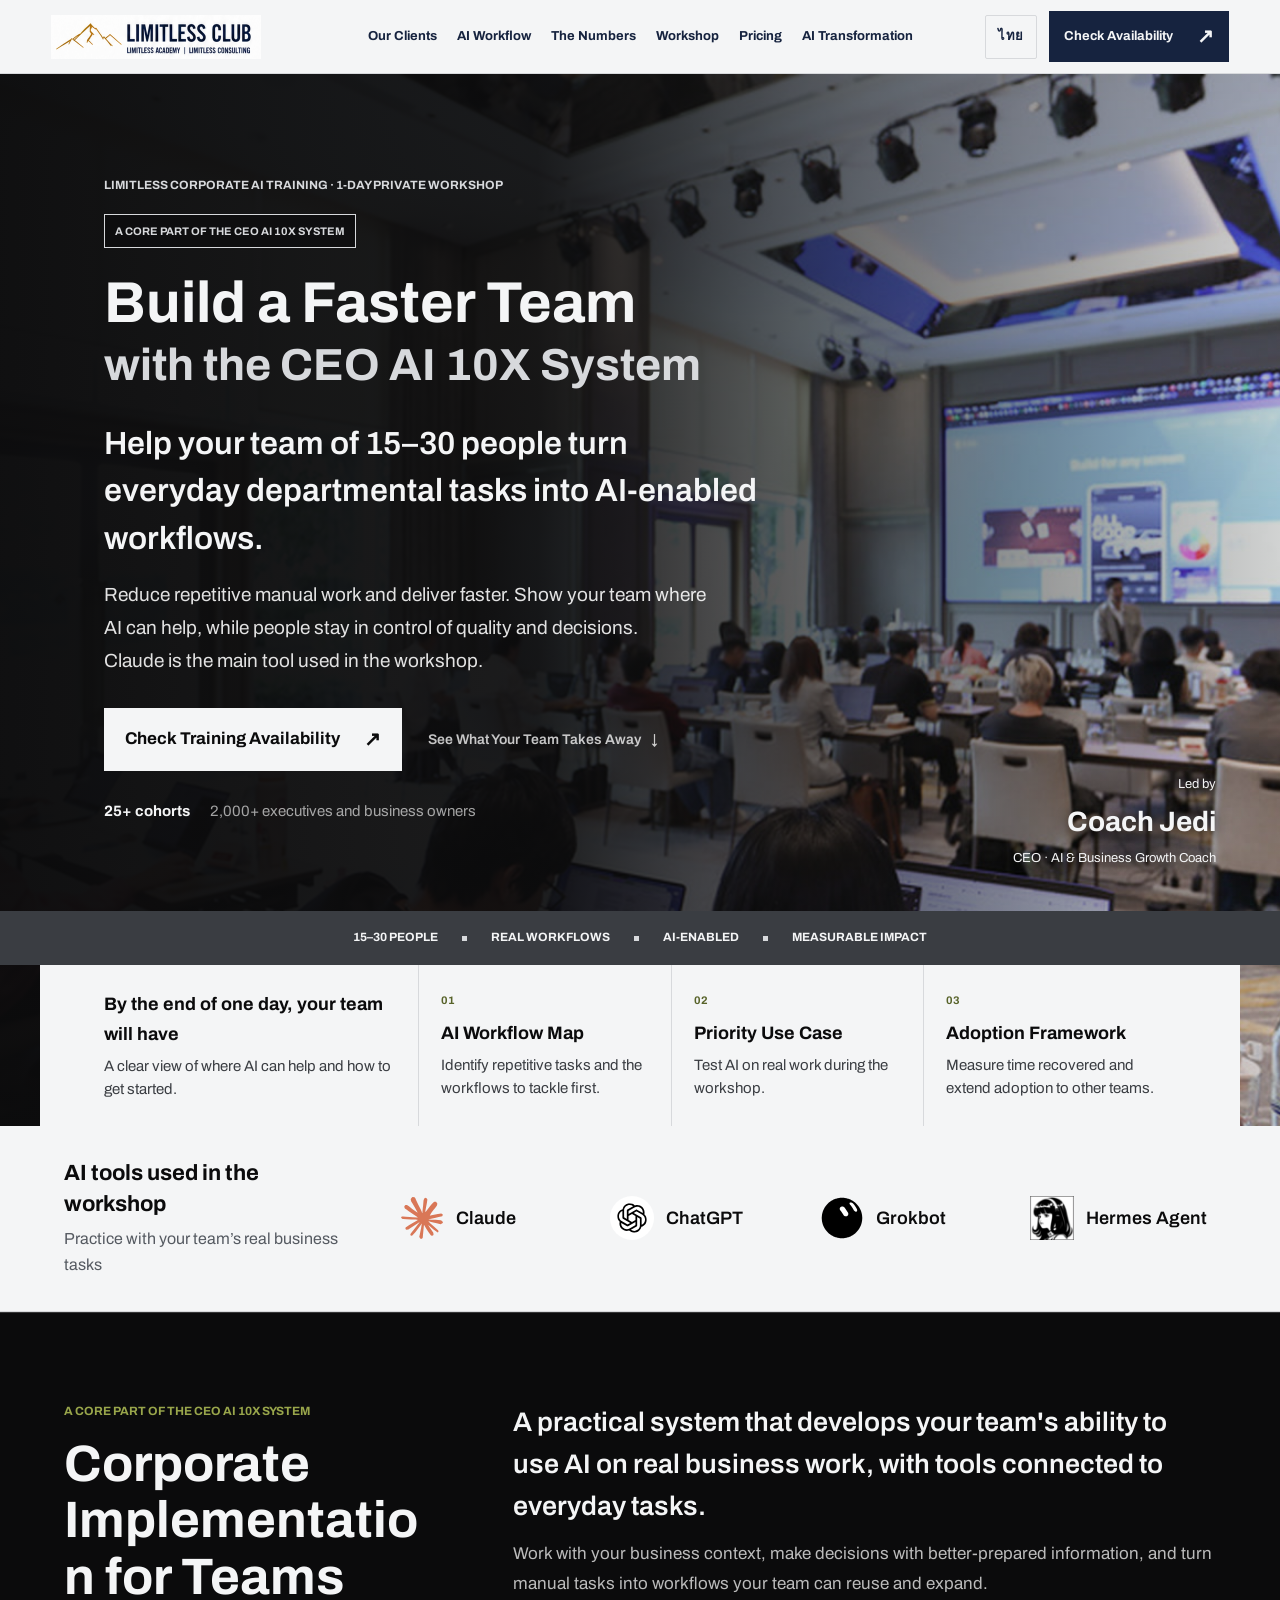
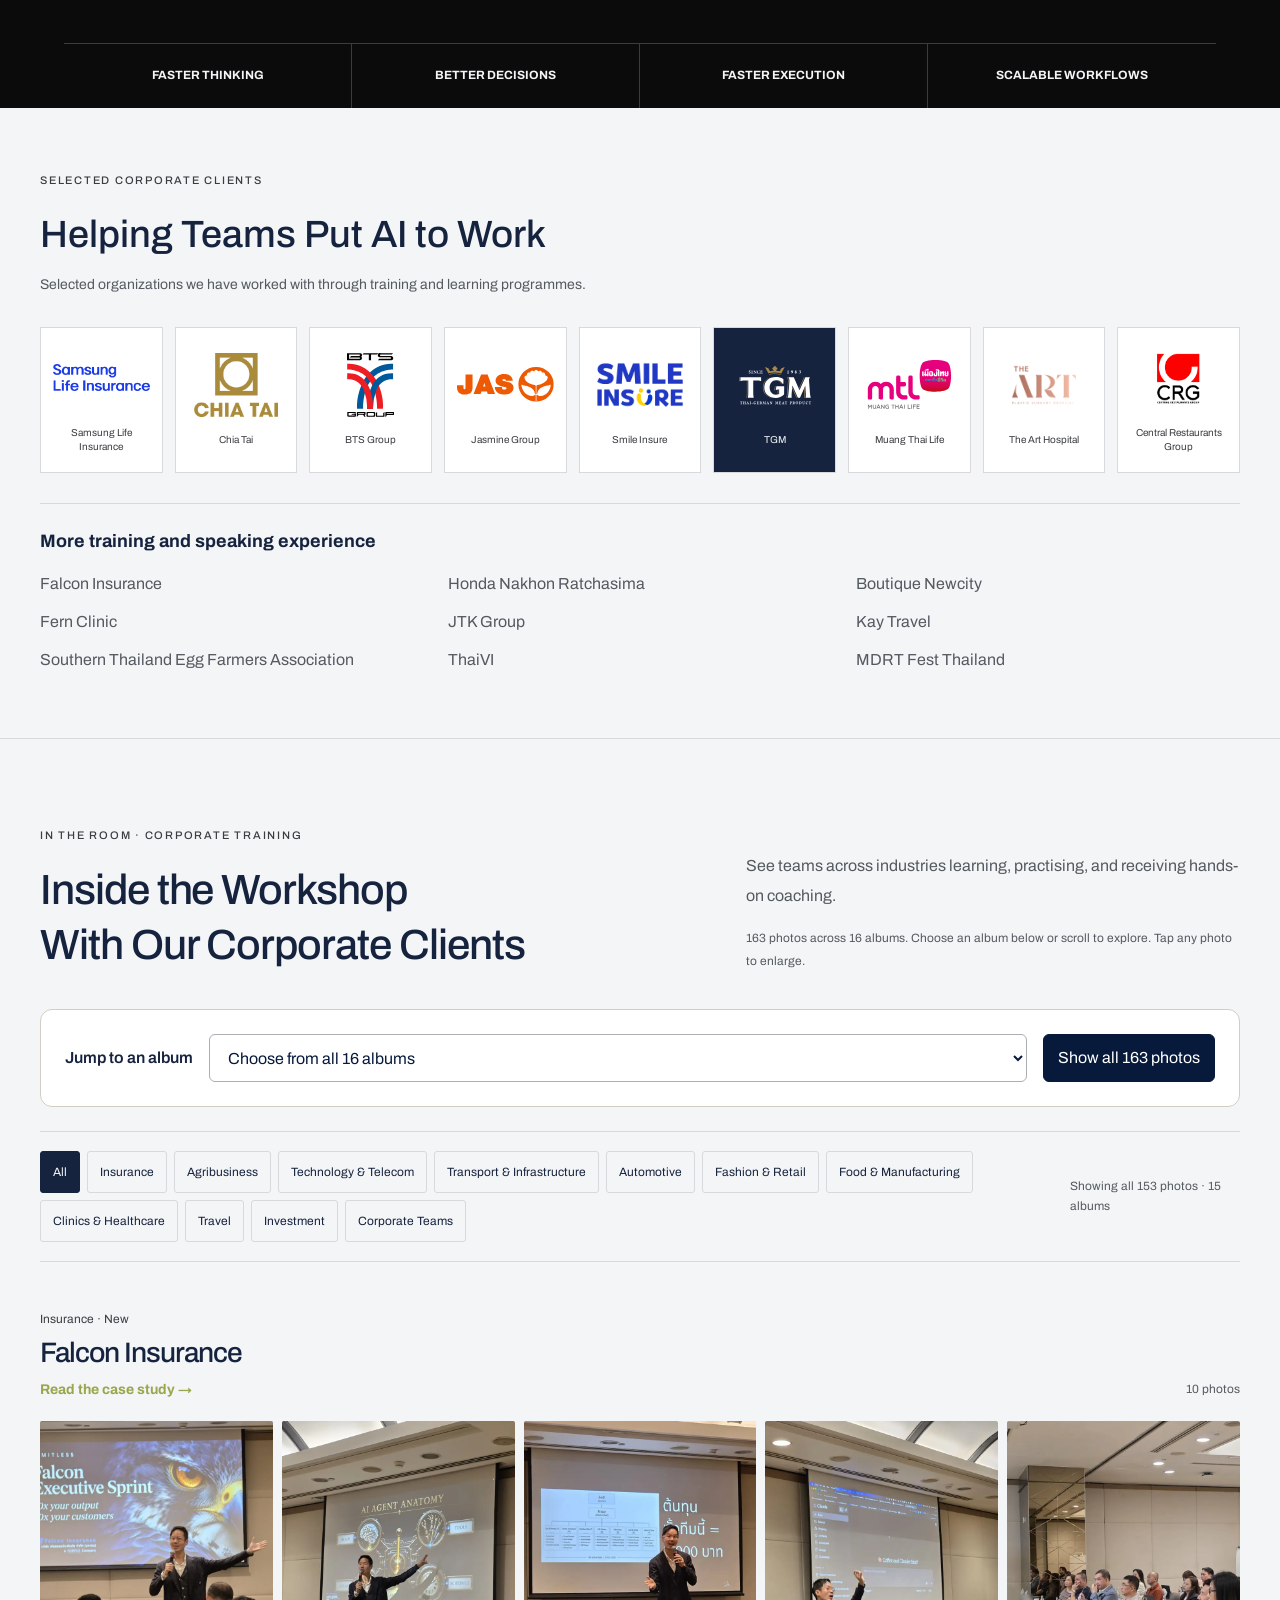
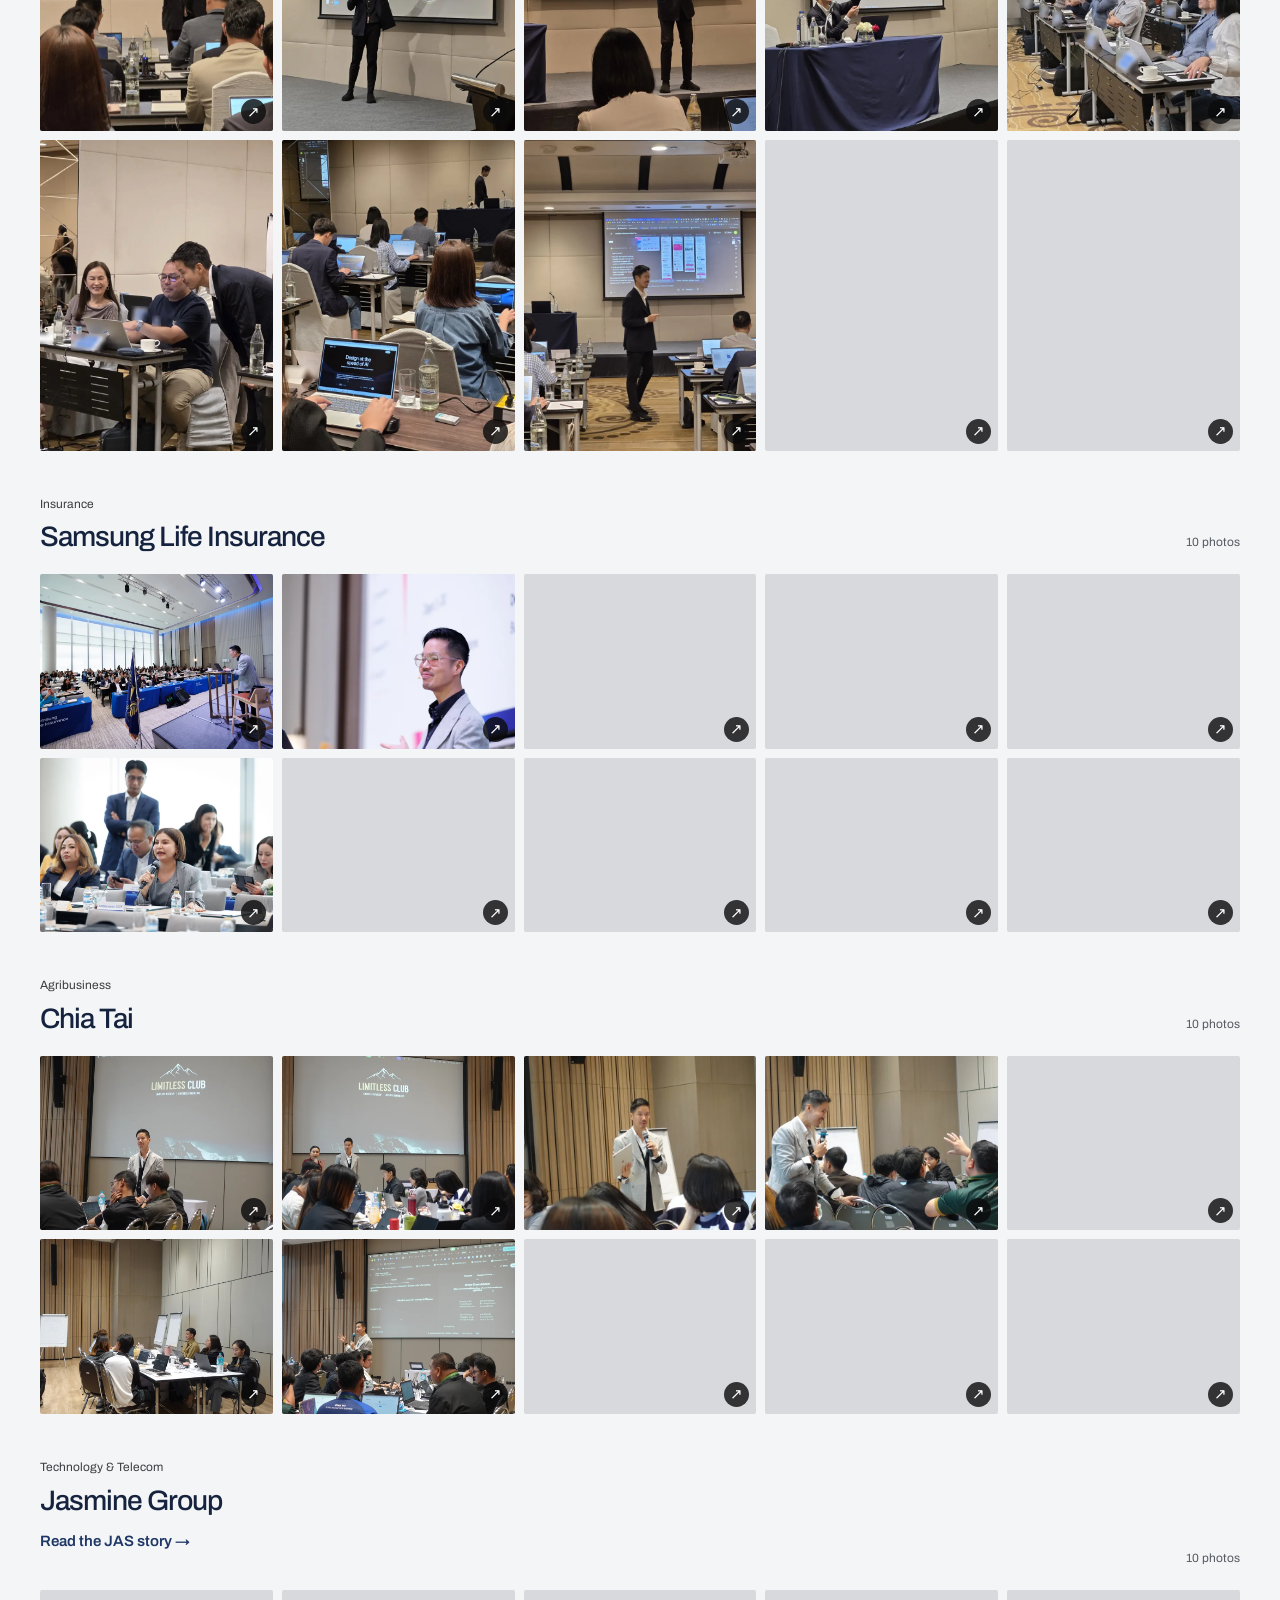
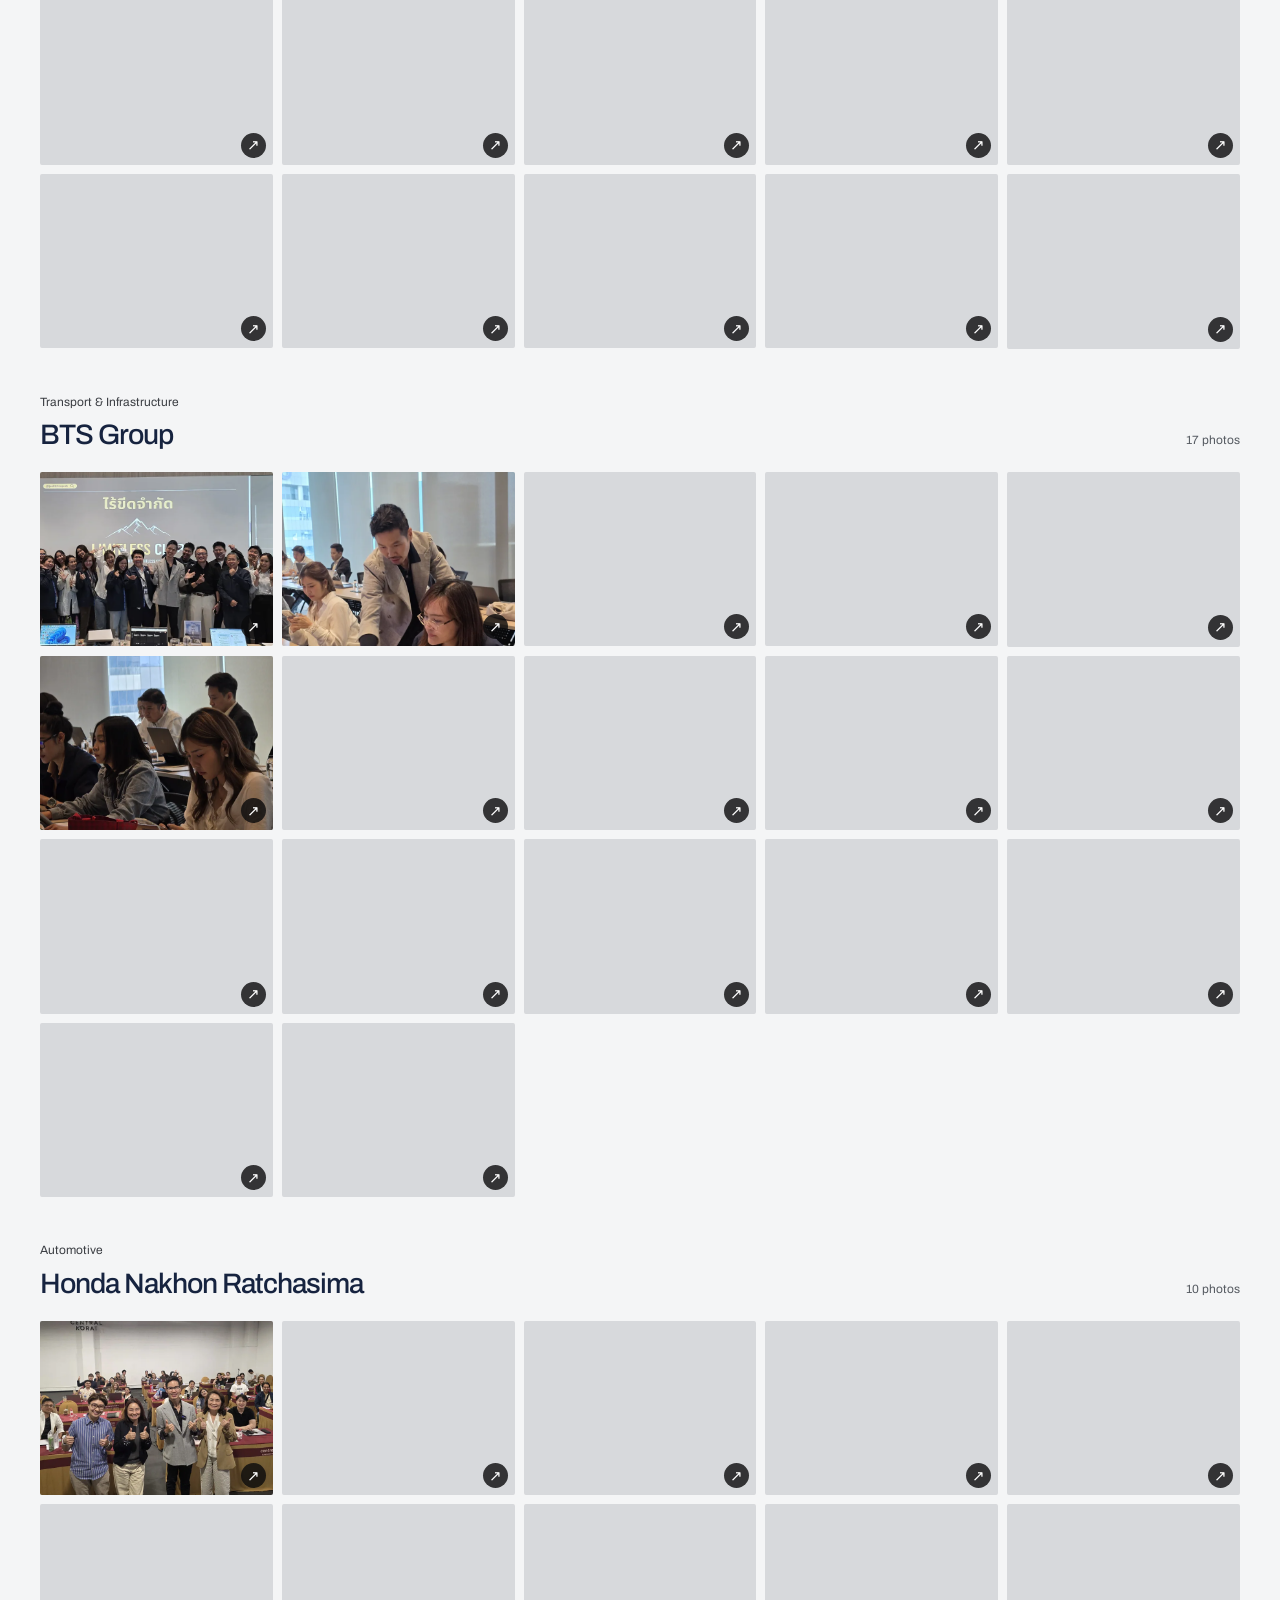
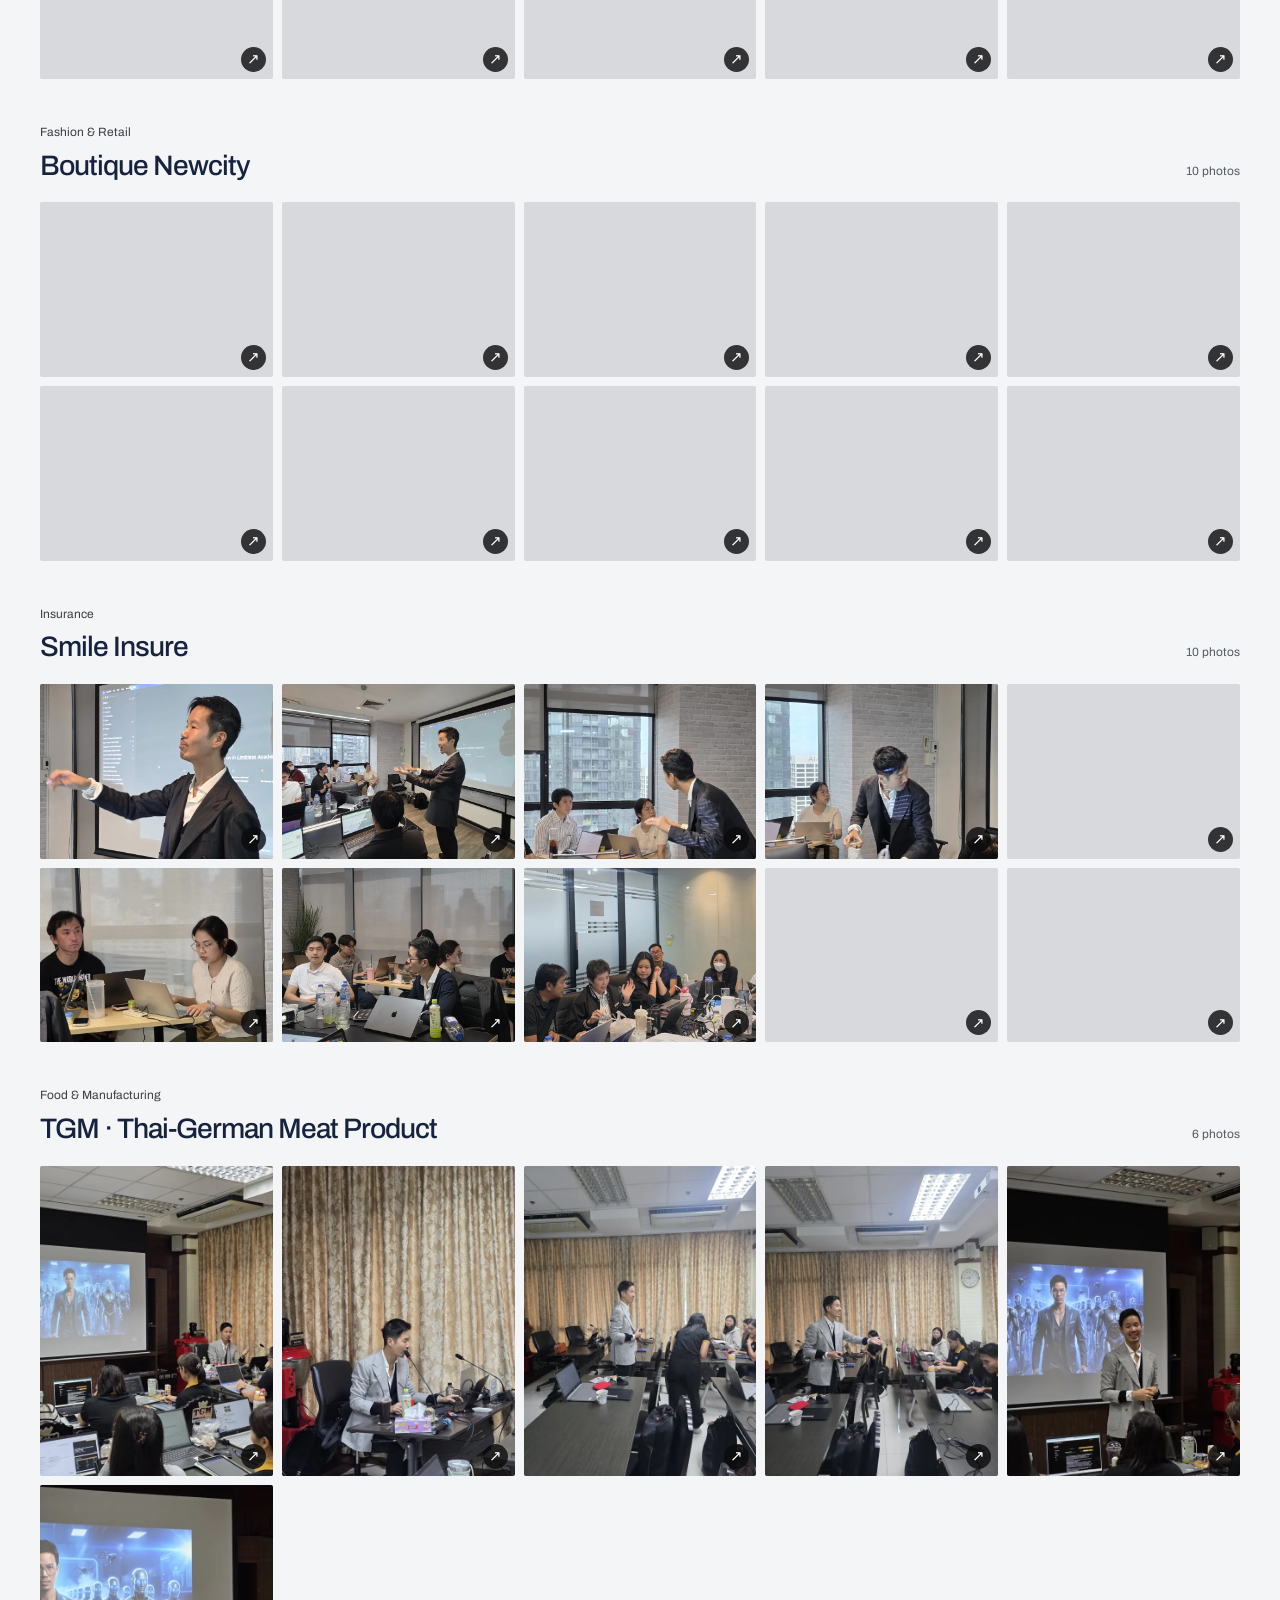
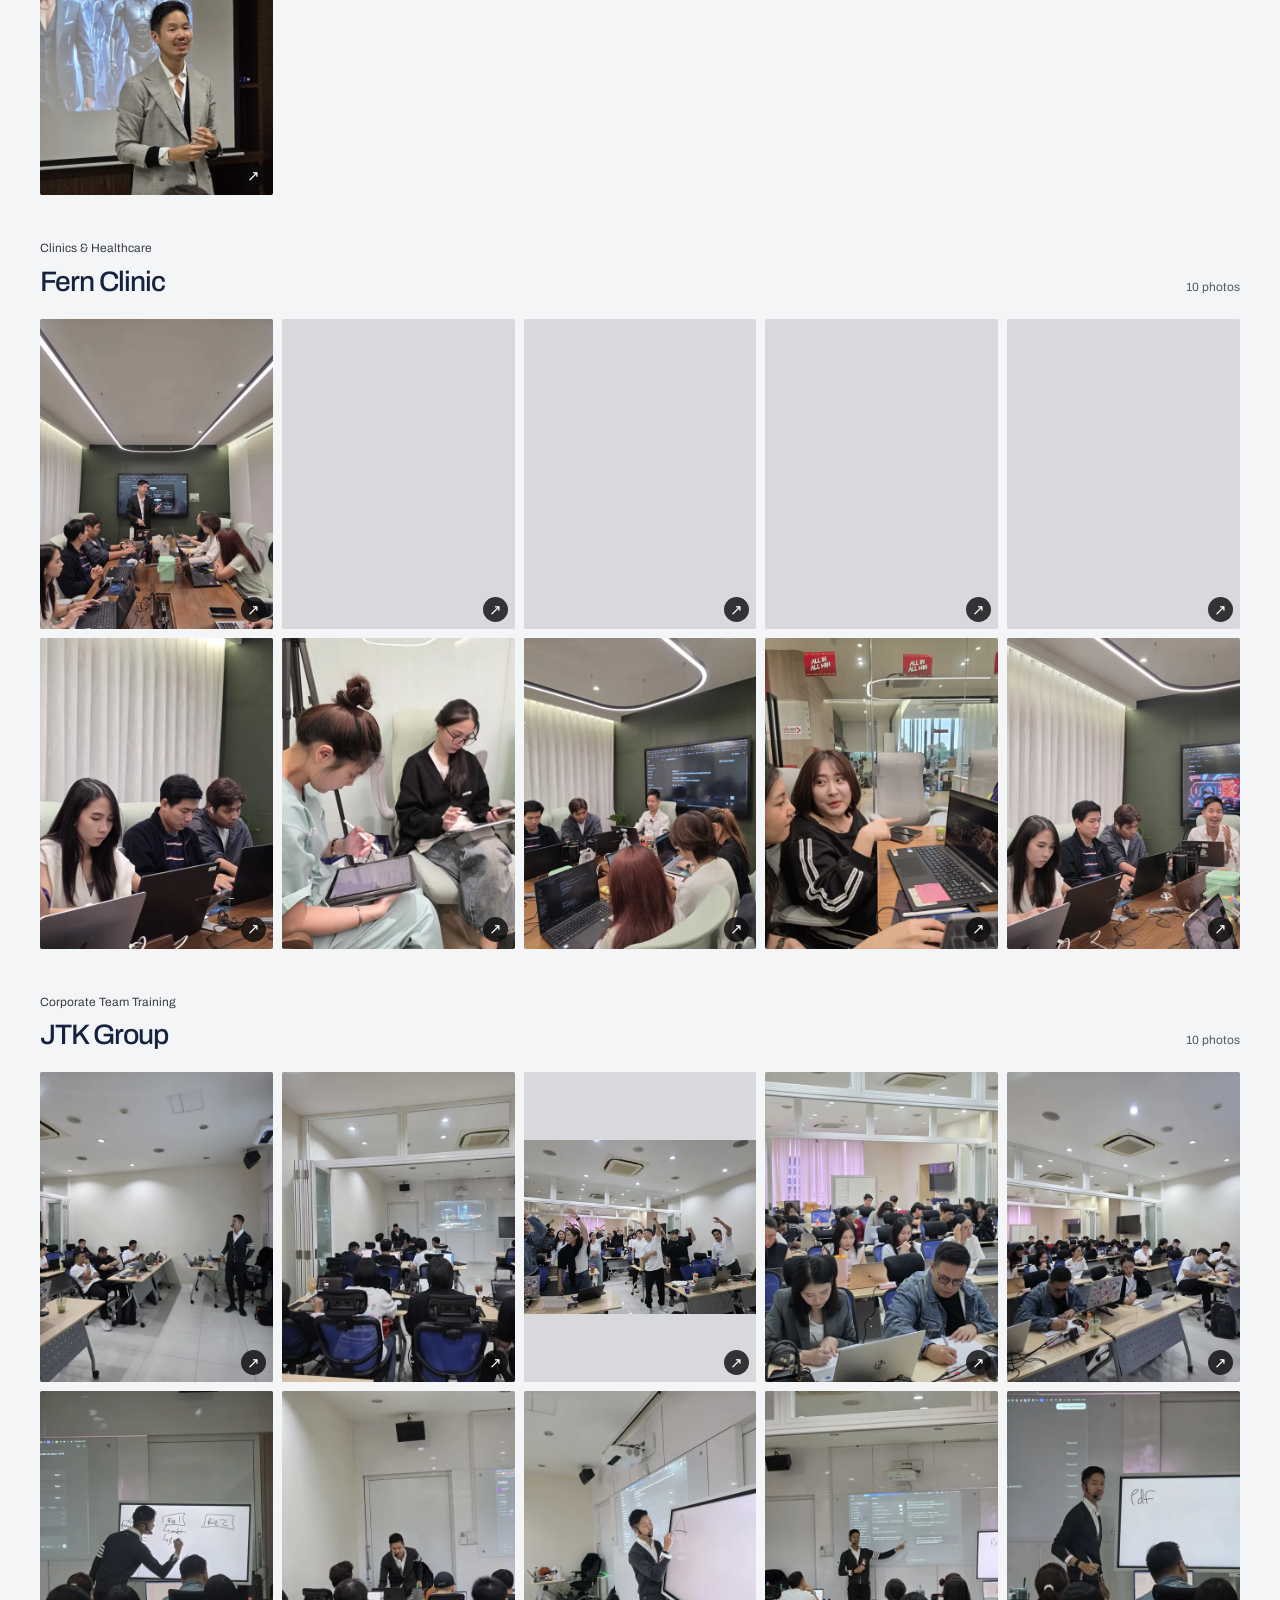
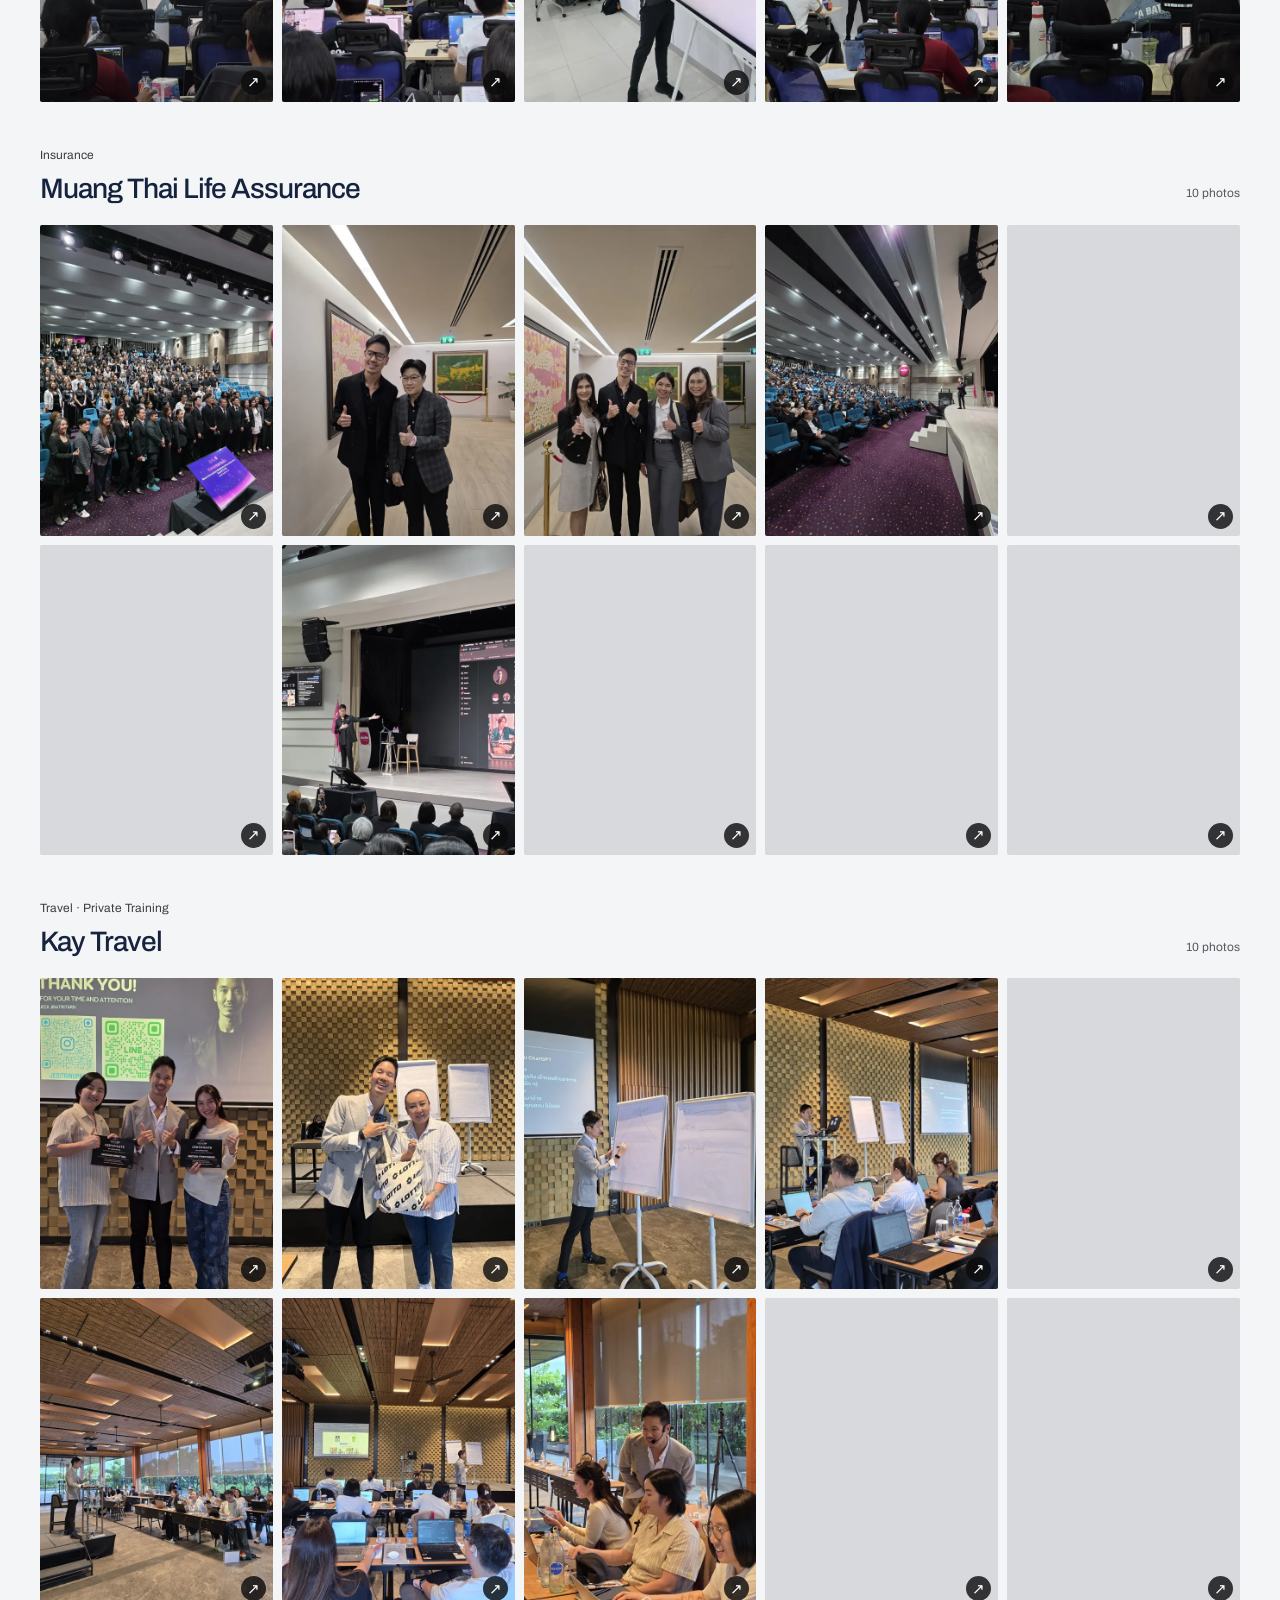
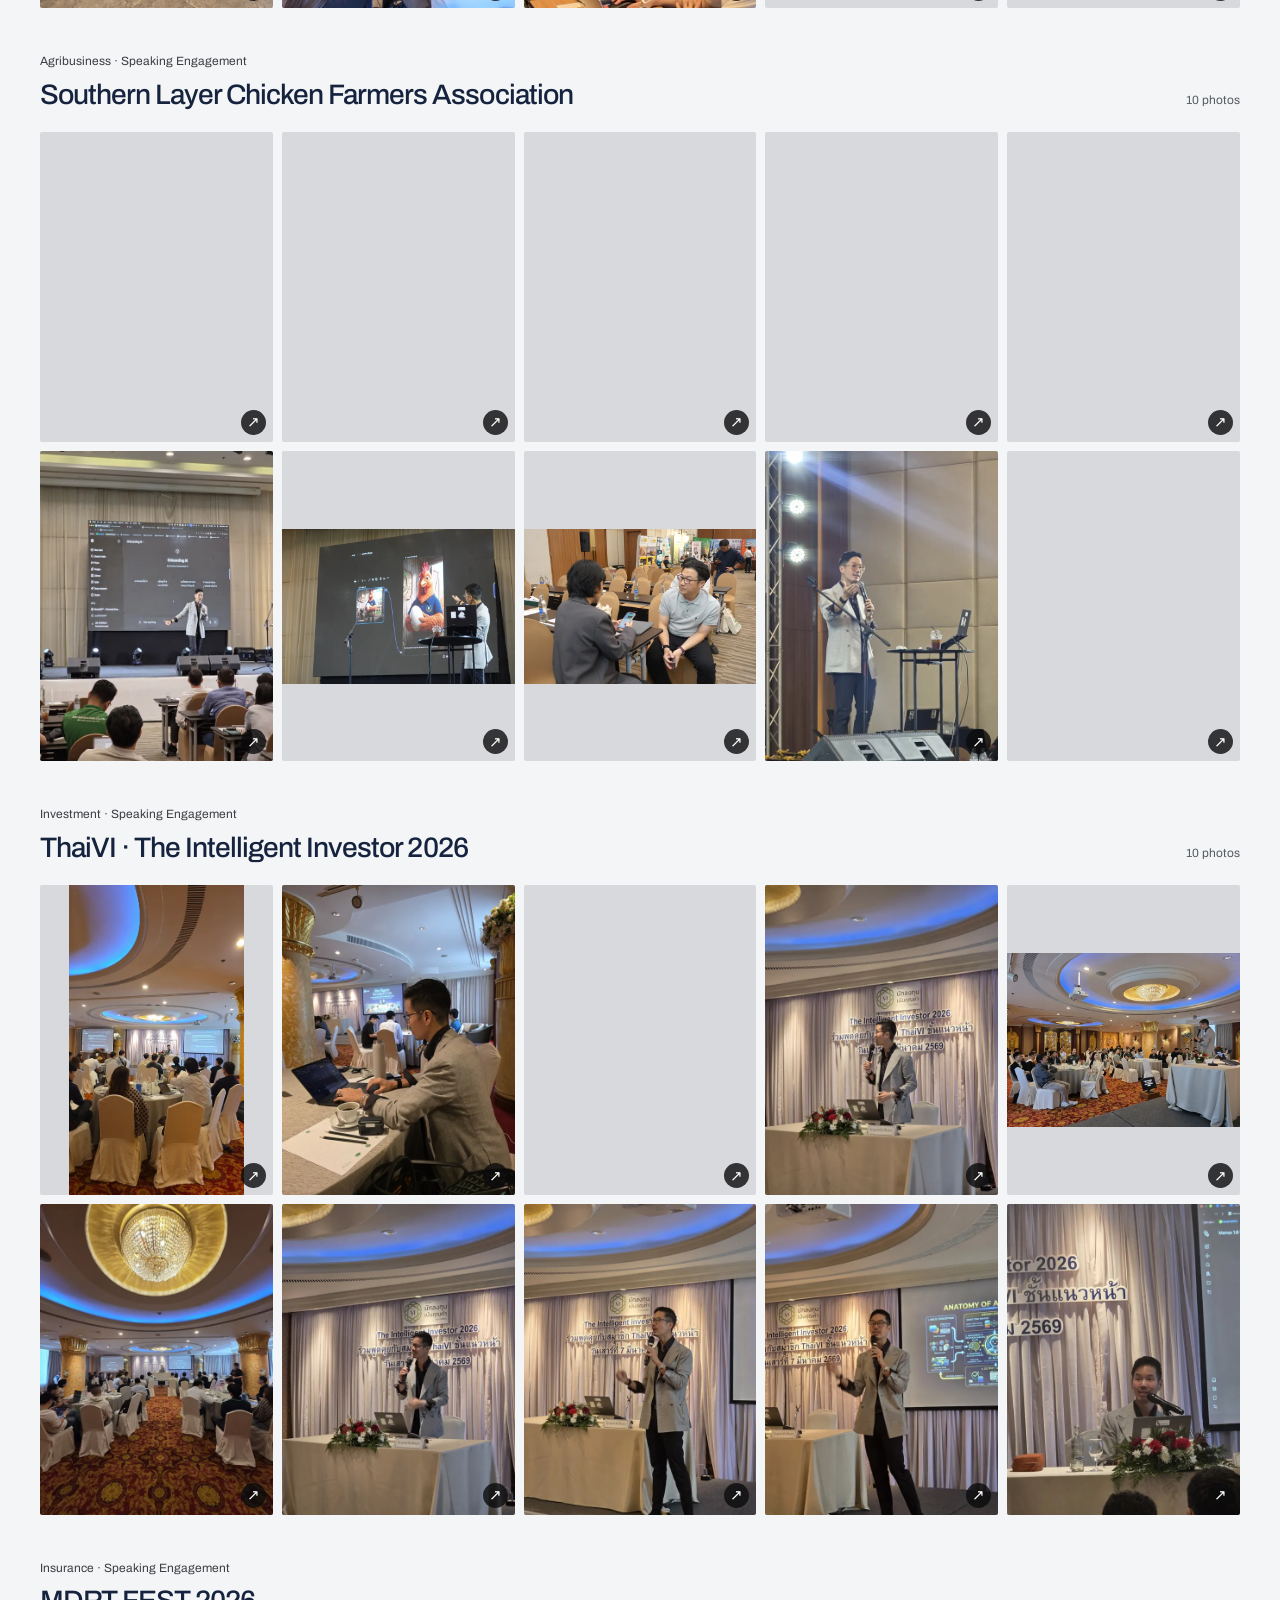
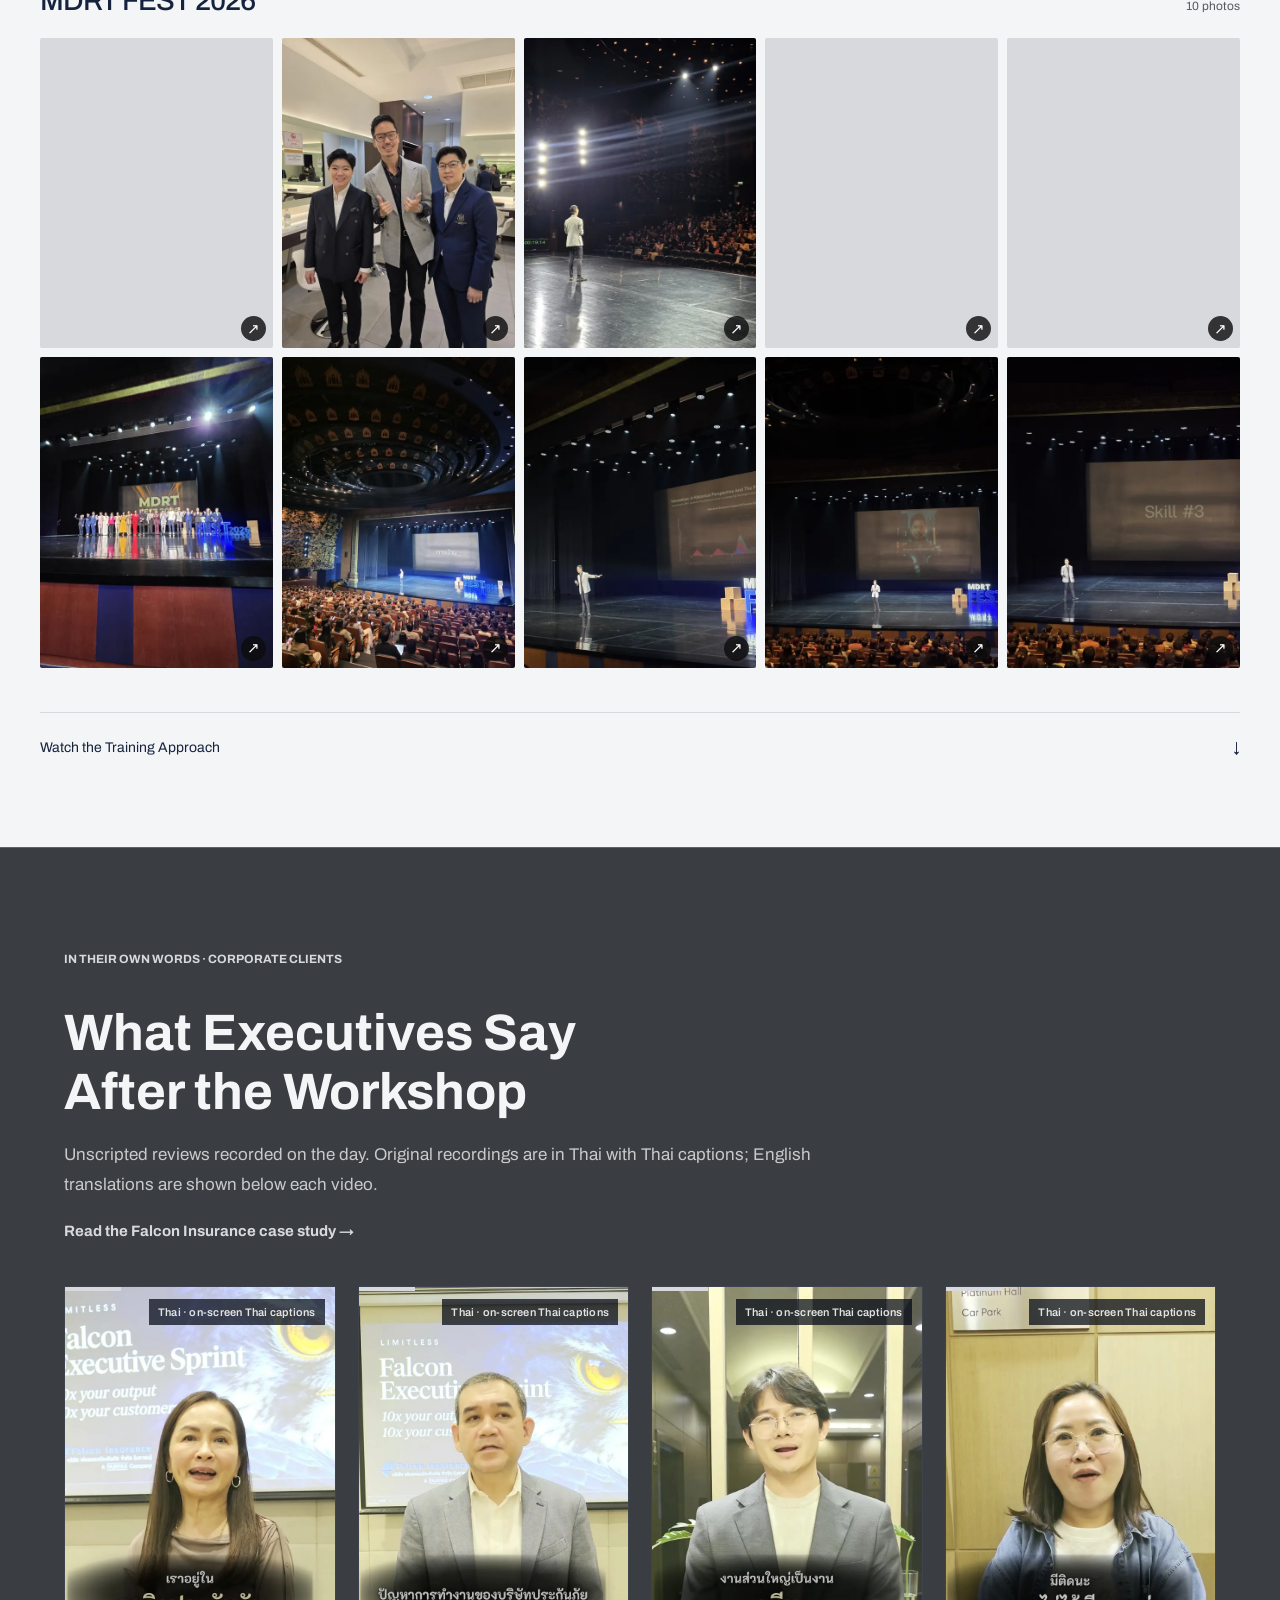
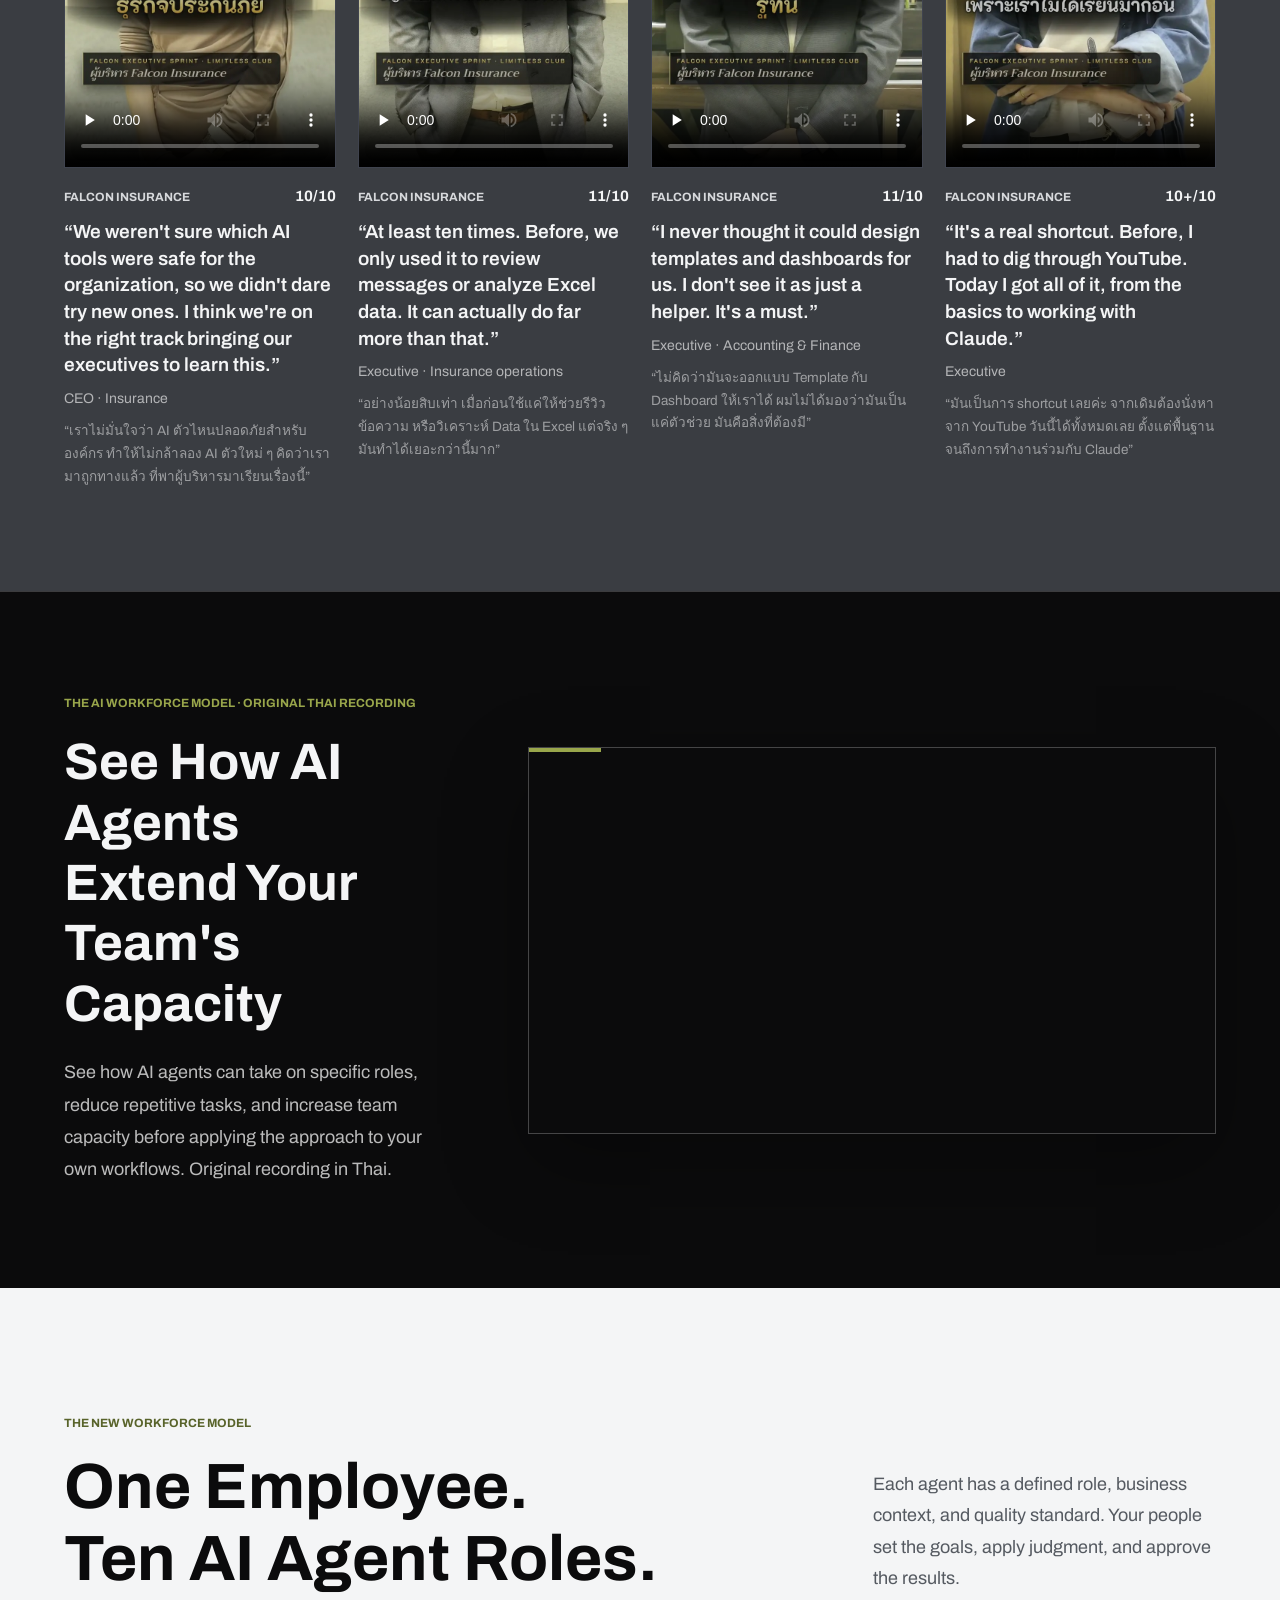
<file: en/index.html>
<!DOCTYPE html>

<html lang="en">
<head>
<meta charset="utf-8"/>
<meta content="width=device-width, initial-scale=1" name="viewport"/>
<title>Limitless Corporate AI Training | CEO AI 10X System for Teams</title>
<meta content="One-day corporate AI training for teams of 15–30. Apply the CEO AI 10X System to reduce repetitive work and improve real departmental workflows." name="description"/>
<meta content="#16233F" name="theme-color"/>
<meta content="website" property="og:type"/>
<meta content="Limitless Corporate AI Training | CEO AI 10X System for Teams" property="og:title"/>
<meta content="Bring the CEO AI 10X System to your team. Reduce repetitive work, deliver faster, and improve real departmental workflows." property="og:description"/>
<meta content="https://corporate-ai-training-seven.vercel.app/en/" property="og:url"/>
<meta content="https://corporate-ai-training-seven.vercel.app/en/assets/workshop-hero-wide.jpg" property="og:image"/>
<meta content="summary_large_image" name="twitter:card"/>
<meta content="https://corporate-ai-training-seven.vercel.app/en/assets/workshop-hero-wide.jpg" name="twitter:image"/>
<link href="https://corporate-ai-training-seven.vercel.app/en/" rel="canonical"/>
<link href="assets/favicon.png" rel="icon" type="image/png"/>
<link href="styles.css" rel="stylesheet"/>
<link href="gallery.css" rel="stylesheet"/>
<link href="client-voices.css" rel="stylesheet"/>
<script defer="" src="gallery.js"></script>
<link rel="alternate" hreflang="th" href="https://corporate-ai-training-seven.vercel.app/" />
<link rel="alternate" hreflang="en" href="https://corporate-ai-training-seven.vercel.app/en/" />
  <link rel="stylesheet" href="../brand-ci.css" />
</head>
<body>
<header class="site-header">
<a aria-label="Limitless Club home" class="brand" href="#top">
<img alt="Limitless Club" height="88" src="assets/limitless-club-logo.png" width="420"/>
</a>
<nav aria-label="Main navigation">
<a href="#gallery">Our Clients</a>
<a href="#agents">AI Workflow</a>
<a href="#value">The Numbers</a>
<a href="#workshop">Workshop</a>
<a href="#fee">Pricing</a>
<a href="https://limitless-ai-quickwin.vercel.app/en/ai-transformation/">AI Transformation</a></nav>
<div class="header-actions"><a class="lang-switch" href="../" hreflang="th" lang="th" aria-label="ดูหน้านี้เป็นภาษาไทย">ไทย</a><a class="button button--header" href="#contact">Check Availability <span aria-hidden="true">↗</span></a></div>
</header>
<main>
<section class="hero" id="top">
<img alt="A Limitless Club corporate AI workshop" class="hero__visual" fetchpriority="high" height="952" src="assets/workshop-hero-wide.jpg" width="1920"/>
<div class="hero__inner">
<div class="hero__copy">
<p class="signal-label">Limitless Corporate AI Training · 1-Day Private Workshop</p>
<p class="hero__system-label">A Core Part of the CEO AI 10X System</p>
<h1><span>Build a Faster Team</span><strong>with the CEO AI 10X System</strong></h1>
<p class="hero__statement">Help your team of 15–30 people turn everyday departmental tasks into AI-enabled workflows.</p>
<p class="hero__lead">Reduce repetitive manual work and deliver faster. Show your team where AI can help, while people stay in control of quality and decisions.<br />Claude is the main tool used in the workshop.</p>
<div class="hero__actions">
<a class="button button--signal" href="#contact">Check Training Availability <span aria-hidden="true">↗</span></a>
<a class="text-link" href="#outcomes">See What Your Team Takes Away <span aria-hidden="true">↓</span></a>
</div>
<p class="hero__proof"><strong>25+ cohorts</strong><span>2,000+ executives and business owners</span></p>
</div>
<p class="hero__coach"><span>Led by</span><strong>Coach Jedi</strong><small>CEO · AI &amp; Business Growth Coach</small></p>
</div>
<div aria-label="Workshop details" class="hero__signal-line">
<span>15–30 PEOPLE</span><i></i><span>REAL WORKFLOWS</span><i></i><span>AI-ENABLED</span><i></i><span>MEASURABLE IMPACT</span>
</div>
<div class="hero__outcomes" id="outcomes">
<p><strong>By the end of one day, your team will have</strong><span>A clear view of where AI can help and how to get started.</span></p>
<div><b>01</b><strong>AI Workflow Map</strong><span>Identify repetitive tasks and the workflows to tackle first.</span></div>
<div><b>02</b><strong>Priority Use Case</strong><span>Test AI on real work during the workshop.</span></div>
<div><b>03</b><strong>Adoption Framework</strong><span>Measure time recovered and extend adoption to other teams.</span></div>
</div>
</section>
    <section class="teaching-tools" aria-labelledby="teaching-tools-title">
      <div class="teaching-tools__inner">
        <div class="teaching-tools__heading"><h2 id="teaching-tools-title">AI tools used in the workshop</h2><p>Practice with your team’s real business tasks</p></div>
        <ul class="teaching-tools__list">
          <li><img src="../assets/tool-logos/claude.svg" alt="" width="44" height="44" loading="lazy" decoding="async" /><span>Claude</span></li>
          <li><img src="../assets/tool-logos/openai.svg" alt="" width="44" height="44" loading="lazy" decoding="async" /><span>ChatGPT</span></li>
          <li><img src="../assets/tool-logos/grokbot.svg" alt="" width="44" height="44" loading="lazy" decoding="async" /><span>Grokbot</span></li>
          <li><img src="../assets/tool-logos/hermes-agent.png" alt="" width="44" height="44" loading="lazy" decoding="async" /><span>Hermes Agent</span></li>
        </ul>
      </div>
    </section>

<section aria-labelledby="ceo-system-title" class="ceo-system-band">
<div class="ceo-system-band__intro">
<p class="signal-label signal-label--citron">A Core Part of the CEO AI 10X System</p>
<h2 id="ceo-system-title">Corporate Implementation for Teams</h2>
</div>
<div class="ceo-system-band__copy">
<p>A practical system that develops your team's ability to use AI on real business work, with tools connected to everyday tasks.</p>
<span>Work with your business context, make decisions with better-prepared information, and turn manual tasks into workflows your team can reuse and expand.</span>
</div>
<div aria-label="CEO AI 10X System outcomes for teams" class="ceo-system-band__outcomes">
<b>FASTER THINKING</b><b>BETTER DECISIONS</b><b>FASTER EXECUTION</b><b>SCALABLE WORKFLOWS</b>
</div>
</section>
<section aria-labelledby="clients-title" class="client-logos" id="clients"><div class="client-logos__inner"><p class="training-gallery__eyebrow">SELECTED CORPORATE CLIENTS</p><h2 id="clients-title">Helping Teams Put AI to Work</h2><p class="client-logos__lead">Selected organizations we have worked with through training and learning programmes.</p><div class="client-logos__grid"><a aria-label="View training photos: Samsung Life Insurance" class="client-logos__item" href="#gallery-samsung"><img alt="Samsung Life Insurance" height="72" loading="lazy" src="assets/client-logos/samsung.png" width="180"/><span>Samsung Life Insurance</span></a><a aria-label="View training photos: Chia Tai" class="client-logos__item" href="#gallery-chia-tai"><img alt="Chia Tai" height="72" loading="lazy" src="assets/client-logos/chia-tai.png" width="180"/><span>Chia Tai</span></a><a aria-label="View training photos: BTS Group" class="client-logos__item" href="#gallery-bts"><img alt="BTS Group" height="72" loading="lazy" src="assets/client-logos/bts.svg" width="180"/><span>BTS Group</span></a><a aria-label="View training photos: Jasmine Group" class="client-logos__item" href="#gallery-jasmine"><img alt="Jasmine Group" height="72" loading="lazy" src="assets/client-logos/jasmine.svg" width="180"/><span>Jasmine Group</span></a><a aria-label="View training photos: Smile Insure" class="client-logos__item" href="#gallery-smile"><img alt="Smile Insure" height="72" loading="lazy" src="assets/client-logos/smile.png" width="180"/><span>Smile Insure</span></a><a aria-label="View training photos: TGM" class="client-logos__item" href="#gallery-tgm"><img alt="TGM" height="72" loading="lazy" src="assets/client-logos/tgm.svg" width="180"/><span>TGM</span></a><div class="client-logos__item"><img alt="Muang Thai Life" height="72" loading="lazy" src="assets/client-logos/muang-thai-life.svg" width="180"/><span>Muang Thai Life</span></div><div class="client-logos__item"><img alt="The Art Hospital" height="72" loading="lazy" src="assets/client-logos/the-art-hospital.png" width="180"/><span>The Art Hospital</span></div><div class="client-logos__item"><img alt="Central Restaurants Group" height="72" loading="lazy" src="assets/client-logos/central-restaurants-group.png" width="180"/><span>Central Restaurants Group</span></div></div><div class="client-name-list"><h3>More training and speaking experience</h3><ul><li>Falcon Insurance</li><li>Honda Nakhon Ratchasima</li><li>Boutique Newcity</li><li>Fern Clinic</li><li>JTK Group</li><li>Kay Travel</li><li>Southern Thailand Egg Farmers Association</li><li>ThaiVI</li><li>MDRT Fest Thailand</li></ul></div></div></section>
<section aria-labelledby="gallery-title" class="training-gallery" id="gallery"><div class="training-gallery__inner"><header class="training-gallery__intro"><div><p class="training-gallery__eyebrow">IN THE ROOM · CORPORATE TRAINING</p><h2 id="gallery-title">Inside the Workshop<br/>With Our Corporate Clients</h2></div><div class="training-gallery__lead"><p>See teams across industries learning, practising, and receiving hands-on coaching.</p><p class="training-gallery__hint"><span data-gallery-total>153 photos across 15 albums</span>. Choose an album below or scroll to explore. Tap any photo to enlarge.</p></div></header><div class="training-gallery__navigation"><label for="gallery-album">Jump to an album</label><select id="gallery-album"><option value="">Choose from all 15 albums</option><!--client:falcon:option--><option value="gallery-falcon">Falcon Insurance · 10 photos</option><!--/client:falcon:option--><option value="gallery-samsung">Samsung Life Insurance · 10 photos</option><option value="gallery-chia-tai">Chia Tai · 10 photos</option><option value="gallery-jasmine">Jasmine Group · 10 photos</option><option value="gallery-bts">BTS Group · 17 photos</option><option value="gallery-honda">Honda Nakhon Ratchasima · 10 photos</option><option value="gallery-boutique">Boutique Newcity · 10 photos</option><option value="gallery-smile">Smile Insure · 10 photos</option><option value="gallery-tgm">TGM · Thai-German Meat Product · 6 photos</option><option value="gallery-fern">Fern Clinic · 10 photos</option><option value="gallery-jtk">JTK Group · 10 photos</option><option value="gallery-mtl">Muang Thai Life Assurance · 10 photos</option><option value="gallery-kay">Kay Travel · 10 photos</option><option value="gallery-poultry">Southern Layer Chicken Farmers Association · 10 photos</option><option value="gallery-thaivi">ThaiVI · The Intelligent Investor 2026 · 10 photos</option><option value="gallery-mdrt">MDRT FEST 2026 · 10 photos</option></select><button data-show-all-photos="" type="button">Show all <span data-gallery-count>153</span> photos</button></div><div class="training-gallery__toolbar"><div aria-label="Filter by industry" class="training-gallery__filters" hidden="" role="group"><button aria-pressed="true" data-industry-filter="all" type="button">All</button><button aria-pressed="false" data-industry-filter="insurance" type="button">Insurance</button><button aria-pressed="false" data-industry-filter="agriculture" type="button">Agribusiness</button><button aria-pressed="false" data-industry-filter="technology" type="button">Technology &amp; Telecom</button><button aria-pressed="false" data-industry-filter="transport" type="button">Transport &amp; Infrastructure</button><button aria-pressed="false" data-industry-filter="automotive" type="button">Automotive</button><button aria-pressed="false" data-industry-filter="retail" type="button">Fashion &amp; Retail</button><button aria-pressed="false" data-industry-filter="food" type="button">Food &amp; Manufacturing</button><button aria-pressed="false" data-industry-filter="healthcare" type="button">Clinics &amp; Healthcare</button><button aria-pressed="false" data-industry-filter="travel" type="button">Travel</button><button aria-pressed="false" data-industry-filter="investment" type="button">Investment</button><button aria-pressed="false" data-industry-filter="business" type="button">Corporate Teams</button></div><p aria-atomic="true" aria-live="polite" class="training-gallery__summary" role="status">Showing all 153 photos · 15 albums</p></div><!--client:falcon:album--><article aria-labelledby="gallery-falcon" class="training-gallery__company training-gallery__company--new" data-company="Falcon Insurance" data-industry="insurance"><header class="training-gallery__company-heading"><div><p class="training-gallery__industry">Insurance · New</p><h3 id="gallery-falcon">Falcon Insurance</h3><a class="training-gallery__case" href="cases/falcon.html">Read the case study →</a></div><span class="training-gallery__count">10 photos</span></header><div class="training-gallery__grid"><a aria-label="Enlarge photo: Falcon Insurance · Opening the Falcon Executive Sprint: 10x your output, 10x your customers" class="training-gallery__photo" data-caption="Falcon Insurance · Opening the Falcon Executive Sprint: 10x your output, 10x your customers" data-gallery-photo="" href="../assets/gallery/falcon-01-full.webp"><img alt="Falcon Insurance · Opening the Falcon Executive Sprint: 10x your output, 10x your customers" decoding="async" height="960" loading="lazy" src="../assets/gallery/falcon-01-thumb.webp" style="object-position:50% 35%" width="720"/><span aria-hidden="true" class="training-gallery__enlarge">↗</span></a><a aria-label="Enlarge photo: Falcon Insurance · An AI Agent has 4 parts: Brain, Tools, Skills and Scheduled Tasks" class="training-gallery__photo" data-caption="Falcon Insurance · An AI Agent has 4 parts: Brain, Tools, Skills and Scheduled Tasks" data-gallery-photo="" href="../assets/gallery/falcon-02-full.webp"><img alt="Falcon Insurance · An AI Agent has 4 parts: Brain, Tools, Skills and Scheduled Tasks" decoding="async" height="960" loading="lazy" src="../assets/gallery/falcon-02-thumb.webp" style="object-position:50% 45%" width="720"/><span aria-hidden="true" class="training-gallery__enlarge">↗</span></a><a aria-label="Enlarge photo: Falcon Insurance · A sample AI Agent team chart with clear roles, like a real team" class="training-gallery__photo" data-caption="Falcon Insurance · A sample AI Agent team chart with clear roles, like a real team" data-gallery-photo="" href="../assets/gallery/falcon-03-full.webp"><img alt="Falcon Insurance · A sample AI Agent team chart with clear roles, like a real team" decoding="async" height="960" loading="lazy" src="../assets/gallery/falcon-03-thumb.webp" style="object-position:50% 40%" width="720"/><span aria-hidden="true" class="training-gallery__enlarge">↗</span></a><a aria-label="Enlarge photo: Falcon Insurance · Live demo in Claude: Projects, Artifacts, Scheduled and Customize" class="training-gallery__photo" data-caption="Falcon Insurance · Live demo in Claude: Projects, Artifacts, Scheduled and Customize" data-gallery-photo="" href="../assets/gallery/falcon-04-full.webp"><img alt="Falcon Insurance · Live demo in Claude: Projects, Artifacts, Scheduled and Customize" decoding="async" height="960" loading="lazy" src="../assets/gallery/falcon-04-thumb.webp" style="object-position:50% 50%" width="720"/><span aria-hidden="true" class="training-gallery__enlarge">↗</span></a><a aria-label="Enlarge photo: Falcon Insurance · Executives following the morning live demo" class="training-gallery__photo" data-caption="Falcon Insurance · Executives following the morning live demo" data-gallery-photo="" href="../assets/gallery/falcon-05-full.webp"><img alt="Falcon Insurance · Executives following the morning live demo" decoding="async" height="960" loading="lazy" src="../assets/gallery/falcon-05-thumb.webp" style="object-position:50% 60%" width="720"/><span aria-hidden="true" class="training-gallery__enlarge">↗</span></a><a aria-label="Enlarge photo: Falcon Insurance · One-on-one coaching during practice with sample files" class="training-gallery__photo" data-caption="Falcon Insurance · One-on-one coaching during practice with sample files" data-gallery-photo="" href="../assets/gallery/falcon-06-full.webp"><img alt="Falcon Insurance · One-on-one coaching during practice with sample files" decoding="async" height="960" loading="lazy" src="../assets/gallery/falcon-06-thumb.webp" style="object-position:50% 50%" width="720"/><span aria-hidden="true" class="training-gallery__enlarge">↗</span></a><a aria-label="Enlarge photo: Falcon Insurance · Claims-intake web lab: designing the screens with Google Stitch" class="training-gallery__photo" data-caption="Falcon Insurance · Claims-intake web lab: designing the screens with Google Stitch" data-gallery-photo="" href="../assets/gallery/falcon-07-full.webp"><img alt="Falcon Insurance · Claims-intake web lab: designing the screens with Google Stitch" decoding="async" height="960" loading="lazy" src="../assets/gallery/falcon-07-thumb.webp" style="object-position:50% 60%" width="720"/><span aria-hidden="true" class="training-gallery__enlarge">↗</span></a><a aria-label="Enlarge photo: Falcon Insurance · Sample claim screens designed by AI during the class" class="training-gallery__photo" data-caption="Falcon Insurance · Sample claim screens designed by AI during the class" data-gallery-photo="" href="../assets/gallery/falcon-08-full.webp"><img alt="Falcon Insurance · Sample claim screens designed by AI during the class" decoding="async" height="960" loading="lazy" src="../assets/gallery/falcon-08-thumb.webp" style="object-position:50% 45%" width="720"/><span aria-hidden="true" class="training-gallery__enlarge">↗</span></a><a aria-label="Enlarge photo: Falcon Insurance · The 10/80/10 rule: people start 10%, AI does 80%, people check 10%" class="training-gallery__photo" data-caption="Falcon Insurance · The 10/80/10 rule: people start 10%, AI does 80%, people check 10%" data-gallery-photo="" href="../assets/gallery/falcon-09-full.webp"><img alt="Falcon Insurance · The 10/80/10 rule: people start 10%, AI does 80%, people check 10%" decoding="async" height="960" loading="lazy" src="../assets/gallery/falcon-09-thumb.webp" style="object-position:50% 45%" width="720"/><span aria-hidden="true" class="training-gallery__enlarge">↗</span></a><a aria-label="Enlarge photo: Falcon Insurance · Group photo closing the Falcon Executive Sprint" class="training-gallery__photo" data-caption="Falcon Insurance · Group photo closing the Falcon Executive Sprint" data-gallery-photo="" href="../assets/gallery/falcon-10-full.webp"><img alt="Falcon Insurance · Group photo closing the Falcon Executive Sprint" decoding="async" height="960" loading="lazy" src="../assets/gallery/falcon-10-thumb.webp" style="object-position:50% 50%" width="720"/><span aria-hidden="true" class="training-gallery__enlarge">↗</span></a></div></article><!--/client:falcon:album--><article aria-labelledby="gallery-samsung" class="training-gallery__company" data-company="Samsung Life Insurance" data-industry="insurance"><header class="training-gallery__company-heading"><div><p class="training-gallery__industry">Insurance</p><h3 id="gallery-samsung">Samsung Life Insurance</h3></div><span class="training-gallery__count">10 photos</span></header><div class="training-gallery__grid"><a aria-label="Enlarge photo: Samsung Life Insurance · Presentation and audience" class="training-gallery__photo" data-caption="Samsung Life Insurance · Presentation and audience" data-gallery-photo="" href="../assets/gallery/samsung-01-full.webp"><img alt="Samsung Life Insurance · Presentation and audience" decoding="async" height="1365" loading="lazy" src="../assets/gallery/samsung-01-thumb.webp" style="object-position:50% 50%" width="2048"/><span aria-hidden="true" class="training-gallery__enlarge">↗</span></a><a aria-label="Enlarge photo: Samsung Life Insurance · Coach presenting on stage" class="training-gallery__photo" data-caption="Samsung Life Insurance · Coach presenting on stage" data-gallery-photo="" href="../assets/gallery/samsung-02-full.webp"><img alt="Samsung Life Insurance · Coach presenting on stage" decoding="async" height="2048" loading="lazy" src="../assets/gallery/samsung-02-thumb.webp" style="object-position:50% 45%" width="1365"/><span aria-hidden="true" class="training-gallery__enlarge">↗</span></a><a aria-label="Enlarge photo: Samsung Life Insurance · Presentation and discussion with participants" class="training-gallery__photo" data-caption="Samsung Life Insurance · Presentation and discussion with participants" data-gallery-photo="" href="../assets/gallery/samsung-03-full.webp"><img alt="Samsung Life Insurance · Presentation and discussion with participants" decoding="async" height="1365" loading="lazy" src="../assets/gallery/samsung-03-thumb.webp" style="object-position:50% 50%" width="2048"/><span aria-hidden="true" class="training-gallery__enlarge">↗</span></a><a aria-label="Enlarge photo: Samsung Life Insurance · Live demonstration during the presentation" class="training-gallery__photo" data-caption="Samsung Life Insurance · Live demonstration during the presentation" data-gallery-photo="" href="../assets/gallery/samsung-04-full.webp"><img alt="Samsung Life Insurance · Live demonstration during the presentation" decoding="async" height="1365" loading="lazy" src="../assets/gallery/samsung-04-thumb.webp" style="object-position:50% 50%" width="2048"/><span aria-hidden="true" class="training-gallery__enlarge">↗</span></a><a aria-label="Enlarge photo: Samsung Life Insurance · Participants following the presentation" class="training-gallery__photo" data-caption="Samsung Life Insurance · Participants following the presentation" data-gallery-photo="" href="../assets/gallery/samsung-05-full.webp"><img alt="Samsung Life Insurance · Participants following the presentation" decoding="async" height="1365" loading="lazy" src="../assets/gallery/samsung-05-thumb.webp" style="object-position:50% 50%" width="2048"/><span aria-hidden="true" class="training-gallery__enlarge">↗</span></a><a aria-label="Enlarge photo: Samsung Life Insurance · Participants exchanging ideas" class="training-gallery__photo" data-caption="Samsung Life Insurance · Participants exchanging ideas" data-gallery-photo="" href="../assets/gallery/samsung-06-full.webp"><img alt="Samsung Life Insurance · Participants exchanging ideas" decoding="async" height="1365" loading="lazy" src="../assets/gallery/samsung-06-thumb.webp" style="object-position:50% 50%" width="2048"/><span aria-hidden="true" class="training-gallery__enlarge">↗</span></a><a aria-label="Enlarge photo: Samsung Life Insurance · Coach talking with participants" class="training-gallery__photo" data-caption="Samsung Life Insurance · Coach talking with participants" data-gallery-photo="" href="../assets/gallery/samsung-07-full.webp"><img alt="Samsung Life Insurance · Coach talking with participants" decoding="async" height="1365" loading="lazy" src="../assets/gallery/samsung-07-thumb.webp" style="object-position:50% 50%" width="2048"/><span aria-hidden="true" class="training-gallery__enlarge">↗</span></a><a aria-label="Enlarge photo: Samsung Life Insurance · Learning through on-screen examples" class="training-gallery__photo" data-caption="Samsung Life Insurance · Learning through on-screen examples" data-gallery-photo="" href="../assets/gallery/samsung-08-full.webp"><img alt="Samsung Life Insurance · Learning through on-screen examples" decoding="async" height="1365" loading="lazy" src="../assets/gallery/samsung-08-thumb.webp" style="object-position:50% 50%" width="2048"/><span aria-hidden="true" class="training-gallery__enlarge">↗</span></a><a aria-label="Enlarge photo: Samsung Life Insurance · Group photo with participants" class="training-gallery__photo" data-caption="Samsung Life Insurance · Group photo with participants" data-gallery-photo="" href="../assets/gallery/samsung-09-full.webp"><img alt="Samsung Life Insurance · Group photo with participants" decoding="async" height="1365" loading="lazy" src="../assets/gallery/samsung-09-thumb.webp" style="object-position:50% 50%" width="2048"/><span aria-hidden="true" class="training-gallery__enlarge">↗</span></a><a aria-label="Enlarge photo: Samsung Life Insurance · Coach explaining the approach to the class" class="training-gallery__photo" data-caption="Samsung Life Insurance · Coach explaining the approach to the class" data-gallery-photo="" href="../assets/gallery/samsung-10-full.webp"><img alt="Samsung Life Insurance · Coach explaining the approach to the class" decoding="async" height="1365" loading="lazy" src="../assets/gallery/samsung-10-thumb.webp" style="object-position:50% 50%" width="2048"/><span aria-hidden="true" class="training-gallery__enlarge">↗</span></a></div></article><article aria-labelledby="gallery-chia-tai" class="training-gallery__company" data-company="Chia Tai" data-industry="agriculture"><header class="training-gallery__company-heading"><div><p class="training-gallery__industry">Agribusiness</p><h3 id="gallery-chia-tai">Chia Tai</h3></div><span class="training-gallery__count">10 photos</span></header><div class="training-gallery__grid"><a aria-label="Enlarge photo: Chia Tai · Coach guiding the team's learning" class="training-gallery__photo" data-caption="Chia Tai · Coach guiding the team's learning" data-gallery-photo="" href="../assets/gallery/chia-tai-01-full.webp"><img alt="Chia Tai · Coach guiding the team's learning" decoding="async" height="3648" loading="lazy" src="../assets/gallery/chia-tai-01-thumb.webp" style="object-position:50% 50%" width="5472"/><span aria-hidden="true" class="training-gallery__enlarge">↗</span></a><a aria-label="Enlarge photo: Chia Tai · Participants discussing with the coach" class="training-gallery__photo" data-caption="Chia Tai · Participants discussing with the coach" data-gallery-photo="" href="../assets/gallery/chia-tai-02-full.webp"><img alt="Chia Tai · Participants discussing with the coach" decoding="async" height="3648" loading="lazy" src="../assets/gallery/chia-tai-02-thumb.webp" style="object-position:50% 50%" width="5472"/><span aria-hidden="true" class="training-gallery__enlarge">↗</span></a><a aria-label="Enlarge photo: Chia Tai · Explaining the lesson during the workshop" class="training-gallery__photo" data-caption="Chia Tai · Explaining the lesson during the workshop" data-gallery-photo="" href="../assets/gallery/chia-tai-03-full.webp"><img alt="Chia Tai · Explaining the lesson during the workshop" decoding="async" height="5472" loading="lazy" src="../assets/gallery/chia-tai-03-thumb.webp" style="object-position:50% 35%" width="3648"/><span aria-hidden="true" class="training-gallery__enlarge">↗</span></a><a aria-label="Enlarge photo: Chia Tai · Coach providing guidance during practice" class="training-gallery__photo" data-caption="Chia Tai · Coach providing guidance during practice" data-gallery-photo="" href="../assets/gallery/chia-tai-04-full.webp"><img alt="Chia Tai · Coach providing guidance during practice" decoding="async" height="5472" loading="lazy" src="../assets/gallery/chia-tai-04-thumb.webp" style="object-position:50% 65%" width="3648"/><span aria-hidden="true" class="training-gallery__enlarge">↗</span></a><a aria-label="Enlarge photo: Chia Tai · Coach supporting the team's practical work" class="training-gallery__photo" data-caption="Chia Tai · Coach supporting the team's practical work" data-gallery-photo="" href="../assets/gallery/chia-tai-05-full.webp"><img alt="Chia Tai · Coach supporting the team's practical work" decoding="async" height="5472" loading="lazy" src="../assets/gallery/chia-tai-05-thumb.webp" style="object-position:50% 65%" width="3648"/><span aria-hidden="true" class="training-gallery__enlarge">↗</span></a><a aria-label="Enlarge photo: Chia Tai · Participants practising together" class="training-gallery__photo" data-caption="Chia Tai · Participants practising together" data-gallery-photo="" href="../assets/gallery/chia-tai-06-full.webp"><img alt="Chia Tai · Participants practising together" decoding="async" height="3648" loading="lazy" src="../assets/gallery/chia-tai-06-thumb.webp" style="object-position:50% 50%" width="5472"/><span aria-hidden="true" class="training-gallery__enlarge">↗</span></a><a aria-label="Enlarge photo: Chia Tai · Demonstrating practical AI applications" class="training-gallery__photo" data-caption="Chia Tai · Demonstrating practical AI applications" data-gallery-photo="" href="../assets/gallery/chia-tai-07-full.webp"><img alt="Chia Tai · Demonstrating practical AI applications" decoding="async" height="3648" loading="lazy" src="../assets/gallery/chia-tai-07-thumb.webp" style="object-position:50% 50%" width="5472"/><span aria-hidden="true" class="training-gallery__enlarge">↗</span></a><a aria-label="Enlarge photo: Chia Tai · Explaining a workflow through examples" class="training-gallery__photo" data-caption="Chia Tai · Explaining a workflow through examples" data-gallery-photo="" href="../assets/gallery/chia-tai-08-full.webp"><img alt="Chia Tai · Explaining a workflow through examples" decoding="async" height="5472" loading="lazy" src="../assets/gallery/chia-tai-08-thumb.webp" style="object-position:50% 65%" width="3648"/><span aria-hidden="true" class="training-gallery__enlarge">↗</span></a><a aria-label="Enlarge photo: Chia Tai · Presentation and classroom discussion" class="training-gallery__photo" data-caption="Chia Tai · Presentation and classroom discussion" data-gallery-photo="" href="../assets/gallery/chia-tai-09-full.webp"><img alt="Chia Tai · Presentation and classroom discussion" decoding="async" height="3648" loading="lazy" src="../assets/gallery/chia-tai-09-thumb.webp" style="object-position:50% 50%" width="5472"/><span aria-hidden="true" class="training-gallery__enlarge">↗</span></a><a aria-label="Enlarge photo: Chia Tai · Team learning and working together" class="training-gallery__photo" data-caption="Chia Tai · Team learning and working together" data-gallery-photo="" href="../assets/gallery/chia-tai-10-full.webp"><img alt="Chia Tai · Team learning and working together" decoding="async" height="3648" loading="lazy" src="../assets/gallery/chia-tai-10-thumb.webp" style="object-position:50% 50%" width="5472"/><span aria-hidden="true" class="training-gallery__enlarge">↗</span></a></div></article><article aria-labelledby="gallery-jasmine" class="training-gallery__company" data-company="Jasmine Group" data-industry="technology"><header class="training-gallery__company-heading"><div><p class="training-gallery__industry">Technology &amp; Telecom</p><h3 id="gallery-jasmine">Jasmine Group</h3><p><a class="jas-story-link" href="https://limitless-ai-quickwin.vercel.app/en/cases/jas/">Read the JAS story →</a></p></div><span class="training-gallery__count">10 photos</span></header><div class="training-gallery__grid"><a aria-label="Enlarge photo: Jasmine Group · Team photo on training day" class="training-gallery__photo" data-caption="Jasmine Group · Team photo on training day" data-gallery-photo="" href="../assets/gallery/jasmine-01-full.webp"><img alt="Jasmine Group · Team photo on training day" decoding="async" height="3000" loading="lazy" src="../assets/gallery/jasmine-01-thumb.webp" style="object-position:50% 50%" width="4000"/><span aria-hidden="true" class="training-gallery__enlarge">↗</span></a><a aria-label="Enlarge photo: Jasmine Group · Coach explaining an example to the class" class="training-gallery__photo" data-caption="Jasmine Group · Coach explaining an example to the class" data-gallery-photo="" href="../assets/gallery/jasmine-02-full.webp"><img alt="Jasmine Group · Coach explaining an example to the class" decoding="async" height="4000" loading="lazy" src="../assets/gallery/jasmine-02-thumb.webp" style="object-position:50% 55%" width="3000"/><span aria-hidden="true" class="training-gallery__enlarge">↗</span></a><a aria-label="Enlarge photo: Jasmine Group · Coach explaining the workflow" class="training-gallery__photo" data-caption="Jasmine Group · Coach explaining the workflow" data-gallery-photo="" href="../assets/gallery/jasmine-03-full.webp"><img alt="Jasmine Group · Coach explaining the workflow" decoding="async" height="4000" loading="lazy" src="../assets/gallery/jasmine-03-thumb.webp" style="object-position:50% 50%" width="3000"/><span aria-hidden="true" class="training-gallery__enlarge">↗</span></a><a aria-label="Enlarge photo: Jasmine Group · Discussion with the team during class" class="training-gallery__photo" data-caption="Jasmine Group · Discussion with the team during class" data-gallery-photo="" href="../assets/gallery/jasmine-04-full.webp"><img alt="Jasmine Group · Discussion with the team during class" decoding="async" height="4000" loading="lazy" src="../assets/gallery/jasmine-04-thumb.webp" style="object-position:50% 60%" width="3000"/><span aria-hidden="true" class="training-gallery__enlarge">↗</span></a><a aria-label="Enlarge photo: Jasmine Group · Participants following the lesson" class="training-gallery__photo" data-caption="Jasmine Group · Participants following the lesson" data-gallery-photo="" href="../assets/gallery/jasmine-05-full.webp"><img alt="Jasmine Group · Participants following the lesson" decoding="async" height="4000" loading="lazy" src="../assets/gallery/jasmine-05-thumb.webp" style="object-position:50% 60%" width="3000"/><span aria-hidden="true" class="training-gallery__enlarge">↗</span></a><a aria-label="Enlarge photo: Jasmine Group · Team practising on laptops" class="training-gallery__photo" data-caption="Jasmine Group · Team practising on laptops" data-gallery-photo="" href="../assets/gallery/jasmine-06-full.webp"><img alt="Jasmine Group · Team practising on laptops" decoding="async" height="4000" loading="lazy" src="../assets/gallery/jasmine-06-thumb.webp" style="object-position:50% 60%" width="3000"/><span aria-hidden="true" class="training-gallery__enlarge">↗</span></a><a aria-label="Enlarge photo: Jasmine Group · Participants exchanging ideas" class="training-gallery__photo" data-caption="Jasmine Group · Participants exchanging ideas" data-gallery-photo="" href="../assets/gallery/jasmine-07-full.webp"><img alt="Jasmine Group · Participants exchanging ideas" decoding="async" height="4000" loading="lazy" src="../assets/gallery/jasmine-07-thumb.webp" style="object-position:50% 65%" width="3000"/><span aria-hidden="true" class="training-gallery__enlarge">↗</span></a><a aria-label="Enlarge photo: Jasmine Group · Team learning during the session" class="training-gallery__photo" data-caption="Jasmine Group · Team learning during the session" data-gallery-photo="" href="../assets/gallery/jasmine-08-full.webp"><img alt="Jasmine Group · Team learning during the session" decoding="async" height="4000" loading="lazy" src="../assets/gallery/jasmine-08-thumb.webp" style="object-position:50% 60%" width="3000"/><span aria-hidden="true" class="training-gallery__enlarge">↗</span></a><a aria-label="Enlarge photo: Jasmine Group · Group photo on training day" class="training-gallery__photo" data-caption="Jasmine Group · Group photo on training day" data-gallery-photo="" href="../assets/gallery/jasmine-09-full.webp"><img alt="Jasmine Group · Group photo on training day" decoding="async" height="4000" loading="lazy" src="../assets/gallery/jasmine-09-thumb.webp" style="object-position:50% 55%" width="3000"/><span aria-hidden="true" class="training-gallery__enlarge">↗</span></a><a aria-label="Enlarge photo: Jasmine Group · Coach providing guidance at a participant's desk" class="training-gallery__photo" data-caption="Jasmine Group · Coach providing guidance at a participant's desk" data-gallery-photo="" href="../assets/gallery/jasmine-10-full.webp"><img alt="Jasmine Group · Coach providing guidance at a participant's desk" decoding="async" height="4000" loading="lazy" src="../assets/gallery/jasmine-10-thumb.webp" style="object-position:50% 65%" width="3000"/><span aria-hidden="true" class="training-gallery__enlarge">↗</span></a></div></article><article aria-labelledby="gallery-bts" class="training-gallery__company" data-company="BTS Group" data-industry="transport"><header class="training-gallery__company-heading"><div><p class="training-gallery__industry">Transport &amp; Infrastructure</p><h3 id="gallery-bts">BTS Group</h3></div><span class="training-gallery__count">17 photos</span></header><div class="training-gallery__grid"><a aria-label="Enlarge photo: BTS Group · Team photo on training day" class="training-gallery__photo" data-caption="BTS Group · Team photo on training day" data-gallery-photo="" href="../assets/gallery/bts-01-full.webp"><img alt="BTS Group · Team photo on training day" decoding="async" height="1406" loading="lazy" src="../assets/gallery/bts-01-thumb.webp" style="object-position:50% 50%" width="2820"/><span aria-hidden="true" class="training-gallery__enlarge">↗</span></a><a aria-label="Enlarge photo: BTS Group · Coach providing individual guidance" class="training-gallery__photo" data-caption="BTS Group · Coach providing individual guidance" data-gallery-photo="" href="../assets/gallery/bts-02-full.webp"><img alt="BTS Group · Coach providing individual guidance" decoding="async" height="4000" loading="lazy" src="../assets/gallery/bts-02-thumb.webp" style="object-position:50% 25%" width="3000"/><span aria-hidden="true" class="training-gallery__enlarge">↗</span></a><a aria-label="Enlarge photo: BTS Group · Participants working on laptops" class="training-gallery__photo" data-caption="BTS Group · Participants working on laptops" data-gallery-photo="" href="../assets/gallery/bts-03-full.webp"><img alt="BTS Group · Participants working on laptops" decoding="async" height="4000" loading="lazy" src="../assets/gallery/bts-03-thumb.webp" style="object-position:50% 70%" width="3000"/><span aria-hidden="true" class="training-gallery__enlarge">↗</span></a><a aria-label="Enlarge photo: BTS Group · Coach explaining the lesson during class" class="training-gallery__photo" data-caption="BTS Group · Coach explaining the lesson during class" data-gallery-photo="" href="../assets/gallery/bts-04-full.webp"><img alt="BTS Group · Coach explaining the lesson during class" decoding="async" height="4000" loading="lazy" src="../assets/gallery/bts-04-thumb.webp" style="object-position:50% 55%" width="3000"/><span aria-hidden="true" class="training-gallery__enlarge">↗</span></a><a aria-label="Enlarge photo: BTS Group · Team testing practical applications" class="training-gallery__photo" data-caption="BTS Group · Team testing practical applications" data-gallery-photo="" href="../assets/gallery/bts-05-full.webp"><img alt="BTS Group · Team testing practical applications" decoding="async" height="4000" loading="lazy" src="../assets/gallery/bts-05-thumb.webp" style="object-position:50% 65%" width="3000"/><span aria-hidden="true" class="training-gallery__enlarge">↗</span></a><a aria-label="Enlarge photo: BTS Group · Participants practising" class="training-gallery__photo" data-caption="BTS Group · Participants practising" data-gallery-photo="" href="../assets/gallery/bts-06-full.webp"><img alt="BTS Group · Participants practising" decoding="async" height="4000" loading="lazy" src="../assets/gallery/bts-06-thumb.webp" style="object-position:50% 60%" width="3000"/><span aria-hidden="true" class="training-gallery__enlarge">↗</span></a><a aria-label="Enlarge photo: BTS Group · Group photo on training day" class="training-gallery__photo" data-caption="BTS Group · Group photo on training day" data-gallery-photo="" href="../assets/gallery/bts-07-full.webp"><img alt="BTS Group · Group photo on training day" decoding="async" height="4000" loading="lazy" src="../assets/gallery/bts-07-thumb.webp" style="object-position:50% 50%" width="3000"/><span aria-hidden="true" class="training-gallery__enlarge">↗</span></a><a aria-label="Enlarge photo: BTS Group · Learning through on-screen examples" class="training-gallery__photo" data-caption="BTS Group · Learning through on-screen examples" data-gallery-photo="" href="../assets/gallery/bts-08-full.webp"><img alt="BTS Group · Learning through on-screen examples" decoding="async" height="3000" loading="lazy" src="../assets/gallery/bts-08-thumb.webp" style="object-position:50% 50%" width="4000"/><span aria-hidden="true" class="training-gallery__enlarge">↗</span></a><a aria-label="Enlarge photo: BTS Group · Demonstrating information research for AI" class="training-gallery__photo" data-caption="BTS Group · Demonstrating information research for AI" data-gallery-photo="" href="../assets/gallery/bts-09-full.webp"><img alt="BTS Group · Demonstrating information research for AI" decoding="async" height="3000" loading="lazy" src="../assets/gallery/bts-09-thumb.webp" style="object-position:50% 50%" width="4000"/><span aria-hidden="true" class="training-gallery__enlarge">↗</span></a><a aria-label="Enlarge photo: BTS Group · Explaining a practical example in class" class="training-gallery__photo" data-caption="BTS Group · Explaining a practical example in class" data-gallery-photo="" href="../assets/gallery/bts-10-full.webp"><img alt="BTS Group · Explaining a practical example in class" decoding="async" height="4000" loading="lazy" src="../assets/gallery/bts-10-thumb.webp" style="object-position:50% 60%" width="3000"/><span aria-hidden="true" class="training-gallery__enlarge">↗</span></a><a aria-label="Enlarge photo: BTS Group · HHT (BTSG) workshop · Photo 1" class="training-gallery__photo is-portrait" data-caption="BTS Group · HHT (BTSG) workshop · Photo 1" data-gallery-photo="" href="../assets/gallery/exp-hht-03-full.webp"><img alt="BTS Group · HHT (BTSG) workshop · Photo 1" decoding="async" height="3000" loading="lazy" src="../assets/gallery/exp-hht-03-thumb.webp" width="4000"/><span aria-hidden="true" class="training-gallery__enlarge">↗</span></a><a aria-label="Enlarge photo: BTS Group · HHT (BTSG) workshop · Photo 2" class="training-gallery__photo is-portrait" data-caption="BTS Group · HHT (BTSG) workshop · Photo 2" data-gallery-photo="" href="../assets/gallery/exp-hht-07-full.webp"><img alt="BTS Group · HHT (BTSG) workshop · Photo 2" decoding="async" height="4000" loading="lazy" src="../assets/gallery/exp-hht-07-thumb.webp" width="3000"/><span aria-hidden="true" class="training-gallery__enlarge">↗</span></a><a aria-label="Enlarge photo: BTS Group · HHT (BTSG) workshop · Photo 3" class="training-gallery__photo is-portrait" data-caption="BTS Group · HHT (BTSG) workshop · Photo 3" data-gallery-photo="" href="../assets/gallery/exp-hht-12-full.webp"><img alt="BTS Group · HHT (BTSG) workshop · Photo 3" decoding="async" height="4000" loading="lazy" src="../assets/gallery/exp-hht-12-thumb.webp" width="3000"/><span aria-hidden="true" class="training-gallery__enlarge">↗</span></a><a aria-label="Enlarge photo: BTS Group · HHT (BTSG) workshop · Photo 4" class="training-gallery__photo is-portrait" data-caption="BTS Group · HHT (BTSG) workshop · Photo 4" data-gallery-photo="" href="../assets/gallery/exp-hht-15-full.webp"><img alt="BTS Group · HHT (BTSG) workshop · Photo 4" decoding="async" height="3000" loading="lazy" src="../assets/gallery/exp-hht-15-thumb.webp" width="4000"/><span aria-hidden="true" class="training-gallery__enlarge">↗</span></a><a aria-label="Enlarge photo: BTS Group · HHT (BTSG) workshop · Photo 5" class="training-gallery__photo is-portrait" data-caption="BTS Group · HHT (BTSG) workshop · Photo 5" data-gallery-photo="" href="../assets/gallery/exp-hht-17-full.webp"><img alt="BTS Group · HHT (BTSG) workshop · Photo 5" decoding="async" height="4000" loading="lazy" src="../assets/gallery/exp-hht-17-thumb.webp" width="3000"/><span aria-hidden="true" class="training-gallery__enlarge">↗</span></a><a aria-label="Enlarge photo: BTS Group · HHT (BTSG) workshop · Photo 6" class="training-gallery__photo is-portrait" data-caption="BTS Group · HHT (BTSG) workshop · Photo 6" data-gallery-photo="" href="../assets/gallery/exp-hht-18-full.webp"><img alt="BTS Group · HHT (BTSG) workshop · Photo 6" decoding="async" height="3000" loading="lazy" src="../assets/gallery/exp-hht-18-thumb.webp" width="4000"/><span aria-hidden="true" class="training-gallery__enlarge">↗</span></a><a aria-label="Enlarge photo: BTS Group · HHT (BTSG) workshop · Photo 7" class="training-gallery__photo is-portrait" data-caption="BTS Group · HHT (BTSG) workshop · Photo 7" data-gallery-photo="" href="../assets/gallery/exp-hht-21-full.webp"><img alt="BTS Group · HHT (BTSG) workshop · Photo 7" decoding="async" height="3000" loading="lazy" src="../assets/gallery/exp-hht-21-thumb.webp" width="4000"/><span aria-hidden="true" class="training-gallery__enlarge">↗</span></a></div></article><article aria-labelledby="gallery-honda" class="training-gallery__company" data-company="Honda Nakhon Ratchasima" data-industry="automotive"><header class="training-gallery__company-heading"><div><p class="training-gallery__industry">Automotive</p><h3 id="gallery-honda">Honda Nakhon Ratchasima</h3></div><span class="training-gallery__count">10 photos</span></header><div class="training-gallery__grid"><a aria-label="Enlarge photo: Honda Nakhon Ratchasima · Team photo on training day" class="training-gallery__photo" data-caption="Honda Nakhon Ratchasima · Team photo on training day" data-gallery-photo="" href="../assets/gallery/honda-01-full.webp"><img alt="Honda Nakhon Ratchasima · Team photo on training day" decoding="async" height="4000" loading="lazy" src="../assets/gallery/honda-01-thumb.webp" style="object-position:50% 65%" width="3000"/><span aria-hidden="true" class="training-gallery__enlarge">↗</span></a><a aria-label="Enlarge photo: Honda Nakhon Ratchasima · Coach explaining the workflow" class="training-gallery__photo" data-caption="Honda Nakhon Ratchasima · Coach explaining the workflow" data-gallery-photo="" href="../assets/gallery/honda-02-full.webp"><img alt="Honda Nakhon Ratchasima · Coach explaining the workflow" decoding="async" height="4000" loading="lazy" src="../assets/gallery/honda-02-thumb.webp" style="object-position:50% 65%" width="3000"/><span aria-hidden="true" class="training-gallery__enlarge">↗</span></a><a aria-label="Enlarge photo: Honda Nakhon Ratchasima · Participants in the classroom" class="training-gallery__photo" data-caption="Honda Nakhon Ratchasima · Participants in the classroom" data-gallery-photo="" href="../assets/gallery/honda-03-full.webp"><img alt="Honda Nakhon Ratchasima · Participants in the classroom" decoding="async" height="4000" loading="lazy" src="../assets/gallery/honda-03-thumb.webp" style="object-position:50% 60%" width="3000"/><span aria-hidden="true" class="training-gallery__enlarge">↗</span></a><a aria-label="Enlarge photo: Honda Nakhon Ratchasima · Team learning with laptops" class="training-gallery__photo" data-caption="Honda Nakhon Ratchasima · Team learning with laptops" data-gallery-photo="" href="../assets/gallery/honda-04-full.webp"><img alt="Honda Nakhon Ratchasima · Team learning with laptops" decoding="async" height="4000" loading="lazy" src="../assets/gallery/honda-04-thumb.webp" style="object-position:50% 60%" width="3000"/><span aria-hidden="true" class="training-gallery__enlarge">↗</span></a><a aria-label="Enlarge photo: Honda Nakhon Ratchasima · Coach explaining a practical application" class="training-gallery__photo" data-caption="Honda Nakhon Ratchasima · Coach explaining a practical application" data-gallery-photo="" href="../assets/gallery/honda-05-full.webp"><img alt="Honda Nakhon Ratchasima · Coach explaining a practical application" decoding="async" height="4000" loading="lazy" src="../assets/gallery/honda-05-thumb.webp" style="object-position:50% 55%" width="3000"/><span aria-hidden="true" class="training-gallery__enlarge">↗</span></a><a aria-label="Enlarge photo: Honda Nakhon Ratchasima · Participants doing hands-on exercises" class="training-gallery__photo" data-caption="Honda Nakhon Ratchasima · Participants doing hands-on exercises" data-gallery-photo="" href="../assets/gallery/honda-06-full.webp"><img alt="Honda Nakhon Ratchasima · Participants doing hands-on exercises" decoding="async" height="4000" loading="lazy" src="../assets/gallery/honda-06-thumb.webp" style="object-position:50% 60%" width="3000"/><span aria-hidden="true" class="training-gallery__enlarge">↗</span></a><a aria-label="Enlarge photo: Honda Nakhon Ratchasima · Coach providing guidance during class" class="training-gallery__photo" data-caption="Honda Nakhon Ratchasima · Coach providing guidance during class" data-gallery-photo="" href="../assets/gallery/honda-07-full.webp"><img alt="Honda Nakhon Ratchasima · Coach providing guidance during class" decoding="async" height="4000" loading="lazy" src="../assets/gallery/honda-07-thumb.webp" style="object-position:50% 25%" width="3000"/><span aria-hidden="true" class="training-gallery__enlarge">↗</span></a><a aria-label="Enlarge photo: Honda Nakhon Ratchasima · Participants discussing with the coach" class="training-gallery__photo" data-caption="Honda Nakhon Ratchasima · Participants discussing with the coach" data-gallery-photo="" href="../assets/gallery/honda-08-full.webp"><img alt="Honda Nakhon Ratchasima · Participants discussing with the coach" decoding="async" height="4000" loading="lazy" src="../assets/gallery/honda-08-thumb.webp" style="object-position:50% 60%" width="3000"/><span aria-hidden="true" class="training-gallery__enlarge">↗</span></a><a aria-label="Enlarge photo: Honda Nakhon Ratchasima · Q&amp;A with the coach" class="training-gallery__photo" data-caption="Honda Nakhon Ratchasima · Q&amp;A with the coach" data-gallery-photo="" href="../assets/gallery/honda-09-full.webp"><img alt="Honda Nakhon Ratchasima · Q&amp;A with the coach" decoding="async" height="4000" loading="lazy" src="../assets/gallery/honda-09-thumb.webp" style="object-position:50% 65%" width="3000"/><span aria-hidden="true" class="training-gallery__enlarge">↗</span></a><a aria-label="Enlarge photo: Honda Nakhon Ratchasima · Team taking part in classroom activities" class="training-gallery__photo" data-caption="Honda Nakhon Ratchasima · Team taking part in classroom activities" data-gallery-photo="" href="../assets/gallery/honda-10-full.webp"><img alt="Honda Nakhon Ratchasima · Team taking part in classroom activities" decoding="async" height="4000" loading="lazy" src="../assets/gallery/honda-10-thumb.webp" style="object-position:50% 60%" width="3000"/><span aria-hidden="true" class="training-gallery__enlarge">↗</span></a></div></article><article aria-labelledby="gallery-boutique" class="training-gallery__company" data-company="Boutique Newcity" data-industry="retail"><header class="training-gallery__company-heading"><div><p class="training-gallery__industry">Fashion &amp; Retail</p><h3 id="gallery-boutique">Boutique Newcity</h3></div><span class="training-gallery__count">10 photos</span></header><div class="training-gallery__grid"><a aria-label="Enlarge photo: Boutique Newcity · Coach explaining the lesson to the team" class="training-gallery__photo" data-caption="Boutique Newcity · Coach explaining the lesson to the team" data-gallery-photo="" href="../assets/gallery/boutique-01-full.webp"><img alt="Boutique Newcity · Coach explaining the lesson to the team" decoding="async" height="4000" loading="lazy" src="../assets/gallery/boutique-01-thumb.webp" style="object-position:50% 60%" width="3000"/><span aria-hidden="true" class="training-gallery__enlarge">↗</span></a><a aria-label="Enlarge photo: Boutique Newcity · Discussion with the team during class" class="training-gallery__photo" data-caption="Boutique Newcity · Discussion with the team during class" data-gallery-photo="" href="../assets/gallery/boutique-02-full.webp"><img alt="Boutique Newcity · Discussion with the team during class" decoding="async" height="4000" loading="lazy" src="../assets/gallery/boutique-02-thumb.webp" style="object-position:50% 60%" width="3000"/><span aria-hidden="true" class="training-gallery__enlarge">↗</span></a><a aria-label="Enlarge photo: Boutique Newcity · Participants following the lesson" class="training-gallery__photo" data-caption="Boutique Newcity · Participants following the lesson" data-gallery-photo="" href="../assets/gallery/boutique-03-full.webp"><img alt="Boutique Newcity · Participants following the lesson" decoding="async" height="4000" loading="lazy" src="../assets/gallery/boutique-03-thumb.webp" style="object-position:50% 60%" width="3000"/><span aria-hidden="true" class="training-gallery__enlarge">↗</span></a><a aria-label="Enlarge photo: Boutique Newcity · Team learning with laptops" class="training-gallery__photo" data-caption="Boutique Newcity · Team learning with laptops" data-gallery-photo="" href="../assets/gallery/boutique-04-full.webp"><img alt="Boutique Newcity · Team learning with laptops" decoding="async" height="4000" loading="lazy" src="../assets/gallery/boutique-04-thumb.webp" style="object-position:50% 65%" width="3000"/><span aria-hidden="true" class="training-gallery__enlarge">↗</span></a><a aria-label="Enlarge photo: Boutique Newcity · Participants practising" class="training-gallery__photo" data-caption="Boutique Newcity · Participants practising" data-gallery-photo="" href="../assets/gallery/boutique-05-full.webp"><img alt="Boutique Newcity · Participants practising" decoding="async" height="4000" loading="lazy" src="../assets/gallery/boutique-05-thumb.webp" style="object-position:50% 60%" width="3000"/><span aria-hidden="true" class="training-gallery__enlarge">↗</span></a><a aria-label="Enlarge photo: Boutique Newcity · Collaborative work during the workshop" class="training-gallery__photo" data-caption="Boutique Newcity · Collaborative work during the workshop" data-gallery-photo="" href="../assets/gallery/boutique-06-full.webp"><img alt="Boutique Newcity · Collaborative work during the workshop" decoding="async" height="4000" loading="lazy" src="../assets/gallery/boutique-06-thumb.webp" style="object-position:50% 60%" width="3000"/><span aria-hidden="true" class="training-gallery__enlarge">↗</span></a><a aria-label="Enlarge photo: Boutique Newcity · Coach explaining an example to the class" class="training-gallery__photo" data-caption="Boutique Newcity · Coach explaining an example to the class" data-gallery-photo="" href="../assets/gallery/boutique-07-full.webp"><img alt="Boutique Newcity · Coach explaining an example to the class" decoding="async" height="4000" loading="lazy" src="../assets/gallery/boutique-07-thumb.webp" style="object-position:50% 60%" width="3000"/><span aria-hidden="true" class="training-gallery__enlarge">↗</span></a><a aria-label="Enlarge photo: Boutique Newcity · Coach providing guidance during learning" class="training-gallery__photo" data-caption="Boutique Newcity · Coach providing guidance during learning" data-gallery-photo="" href="../assets/gallery/boutique-08-full.webp"><img alt="Boutique Newcity · Coach providing guidance during learning" decoding="async" height="4000" loading="lazy" src="../assets/gallery/boutique-08-thumb.webp" style="object-position:50% 60%" width="3000"/><span aria-hidden="true" class="training-gallery__enlarge">↗</span></a><a aria-label="Enlarge photo: Boutique Newcity · Explaining the approach with on-screen examples" class="training-gallery__photo" data-caption="Boutique Newcity · Explaining the approach with on-screen examples" data-gallery-photo="" href="../assets/gallery/boutique-09-full.webp"><img alt="Boutique Newcity · Explaining the approach with on-screen examples" decoding="async" height="4000" loading="lazy" src="../assets/gallery/boutique-09-thumb.webp" style="object-position:50% 65%" width="3000"/><span aria-hidden="true" class="training-gallery__enlarge">↗</span></a><a aria-label="Enlarge photo: Boutique Newcity · Team practising alongside the coach" class="training-gallery__photo" data-caption="Boutique Newcity · Team practising alongside the coach" data-gallery-photo="" href="../assets/gallery/boutique-10-full.webp"><img alt="Boutique Newcity · Team practising alongside the coach" decoding="async" height="4000" loading="lazy" src="../assets/gallery/boutique-10-thumb.webp" style="object-position:50% 35%" width="3000"/><span aria-hidden="true" class="training-gallery__enlarge">↗</span></a></div></article><article aria-labelledby="gallery-smile" class="training-gallery__company" data-company="Smile Insure" data-industry="insurance"><header class="training-gallery__company-heading"><div><p class="training-gallery__industry">Insurance</p><h3 id="gallery-smile">Smile Insure</h3></div><span class="training-gallery__count">10 photos</span></header><div class="training-gallery__grid"><a aria-label="Enlarge photo: Smile Insure · Coach presenting the lesson to the class" class="training-gallery__photo" data-caption="Smile Insure · Coach presenting the lesson to the class" data-gallery-photo="" href="../assets/gallery/smile-01-full.webp"><img alt="Smile Insure · Coach presenting the lesson to the class" decoding="async" height="4000" loading="lazy" src="../assets/gallery/smile-01-thumb.webp" style="object-position:50% 40%" width="3000"/><span aria-hidden="true" class="training-gallery__enlarge">↗</span></a><a aria-label="Enlarge photo: Smile Insure · Presentation and discussion with the team" class="training-gallery__photo" data-caption="Smile Insure · Presentation and discussion with the team" data-gallery-photo="" href="../assets/gallery/smile-02-full.webp"><img alt="Smile Insure · Presentation and discussion with the team" decoding="async" height="4000" loading="lazy" src="../assets/gallery/smile-02-thumb.webp" style="object-position:50% 60%" width="3000"/><span aria-hidden="true" class="training-gallery__enlarge">↗</span></a><a aria-label="Enlarge photo: Smile Insure · Coach providing hands-on guidance" class="training-gallery__photo" data-caption="Smile Insure · Coach providing hands-on guidance" data-gallery-photo="" href="../assets/gallery/smile-03-full.webp"><img alt="Smile Insure · Coach providing hands-on guidance" decoding="async" height="4000" loading="lazy" src="../assets/gallery/smile-03-thumb.webp" style="object-position:50% 35%" width="3000"/><span aria-hidden="true" class="training-gallery__enlarge">↗</span></a><a aria-label="Enlarge photo: Smile Insure · Coach demonstrating at a participant's desk" class="training-gallery__photo" data-caption="Smile Insure · Coach demonstrating at a participant's desk" data-gallery-photo="" href="../assets/gallery/smile-04-full.webp"><img alt="Smile Insure · Coach demonstrating at a participant's desk" decoding="async" height="4000" loading="lazy" src="../assets/gallery/smile-04-thumb.webp" style="object-position:50% 45%" width="3000"/><span aria-hidden="true" class="training-gallery__enlarge">↗</span></a><a aria-label="Enlarge photo: Smile Insure · Participants learning and discussing together" class="training-gallery__photo" data-caption="Smile Insure · Participants learning and discussing together" data-gallery-photo="" href="../assets/gallery/smile-05-full.webp"><img alt="Smile Insure · Participants learning and discussing together" decoding="async" height="4000" loading="lazy" src="../assets/gallery/smile-05-thumb.webp" style="object-position:50% 65%" width="3000"/><span aria-hidden="true" class="training-gallery__enlarge">↗</span></a><a aria-label="Enlarge photo: Smile Insure · Participants practising on laptops" class="training-gallery__photo" data-caption="Smile Insure · Participants practising on laptops" data-gallery-photo="" href="../assets/gallery/smile-06-full.webp"><img alt="Smile Insure · Participants practising on laptops" decoding="async" height="4000" loading="lazy" src="../assets/gallery/smile-06-thumb.webp" style="object-position:50% 70%" width="3000"/><span aria-hidden="true" class="training-gallery__enlarge">↗</span></a><a aria-label="Enlarge photo: Smile Insure · Team following a practical demonstration" class="training-gallery__photo" data-caption="Smile Insure · Team following a practical demonstration" data-gallery-photo="" href="../assets/gallery/smile-07-full.webp"><img alt="Smile Insure · Team following a practical demonstration" decoding="async" height="4000" loading="lazy" src="../assets/gallery/smile-07-thumb.webp" style="object-position:50% 65%" width="3000"/><span aria-hidden="true" class="training-gallery__enlarge">↗</span></a><a aria-label="Enlarge photo: Smile Insure · Participants working together" class="training-gallery__photo" data-caption="Smile Insure · Participants working together" data-gallery-photo="" href="../assets/gallery/smile-08-full.webp"><img alt="Smile Insure · Participants working together" decoding="async" height="4000" loading="lazy" src="../assets/gallery/smile-08-thumb.webp" style="object-position:50% 70%" width="3000"/><span aria-hidden="true" class="training-gallery__enlarge">↗</span></a><a aria-label="Enlarge photo: Smile Insure · Team practice and discussion" class="training-gallery__photo" data-caption="Smile Insure · Team practice and discussion" data-gallery-photo="" href="../assets/gallery/smile-09-full.webp"><img alt="Smile Insure · Team practice and discussion" decoding="async" height="4000" loading="lazy" src="../assets/gallery/smile-09-thumb.webp" style="object-position:50% 65%" width="3000"/><span aria-hidden="true" class="training-gallery__enlarge">↗</span></a><a aria-label="Enlarge photo: Smile Insure · Learning together through laptop demonstrations" class="training-gallery__photo" data-caption="Smile Insure · Learning together through laptop demonstrations" data-gallery-photo="" href="../assets/gallery/smile-10-full.webp"><img alt="Smile Insure · Learning together through laptop demonstrations" decoding="async" height="4000" loading="lazy" src="../assets/gallery/smile-10-thumb.webp" style="object-position:50% 65%" width="3000"/><span aria-hidden="true" class="training-gallery__enlarge">↗</span></a></div></article><article aria-labelledby="gallery-tgm" class="training-gallery__company training-gallery__company--new" data-company="TGM · Thai-German Meat Product" data-industry="food"><header class="training-gallery__company-heading"><div><p class="training-gallery__industry">Food &amp; Manufacturing</p><h3 id="gallery-tgm">TGM · Thai-German Meat Product</h3></div><span class="training-gallery__count">6 photos</span></header><div class="training-gallery__grid"><a aria-label="Enlarge photo: TGM · Thai-German Meat Product · Training and collaborative learning · Photo 1" class="training-gallery__photo is-portrait" data-caption="TGM · Thai-German Meat Product · Training and collaborative learning · Photo 1" data-gallery-photo="" href="../assets/gallery/exp-tgm-10-full.webp"><img alt="TGM · Thai-German Meat Product · Training and collaborative learning · Photo 1" decoding="async" height="4000" loading="lazy" src="../assets/gallery/exp-tgm-10-thumb.webp" width="3000"/><span aria-hidden="true" class="training-gallery__enlarge">↗</span></a><a aria-label="Enlarge photo: TGM · Thai-German Meat Product · Training and collaborative learning · Photo 2" class="training-gallery__photo is-portrait" data-caption="TGM · Thai-German Meat Product · Training and collaborative learning · Photo 2" data-gallery-photo="" href="../assets/gallery/exp-tgm-08-full.webp"><img alt="TGM · Thai-German Meat Product · Training and collaborative learning · Photo 2" decoding="async" height="4000" loading="lazy" src="../assets/gallery/exp-tgm-08-thumb.webp" width="3000"/><span aria-hidden="true" class="training-gallery__enlarge">↗</span></a><a aria-label="Enlarge photo: TGM · Thai-German Meat Product · Training and collaborative learning · Photo 3" class="training-gallery__photo is-portrait" data-caption="TGM · Thai-German Meat Product · Training and collaborative learning · Photo 3" data-gallery-photo="" href="../assets/gallery/exp-tgm-01-full.webp"><img alt="TGM · Thai-German Meat Product · Training and collaborative learning · Photo 3" decoding="async" height="4000" loading="lazy" src="../assets/gallery/exp-tgm-01-thumb.webp" width="3000"/><span aria-hidden="true" class="training-gallery__enlarge">↗</span></a><a aria-label="Enlarge photo: TGM · Thai-German Meat Product · Training and collaborative learning · Photo 4" class="training-gallery__photo is-portrait" data-caption="TGM · Thai-German Meat Product · Training and collaborative learning · Photo 4" data-gallery-photo="" href="../assets/gallery/exp-tgm-02-full.webp"><img alt="TGM · Thai-German Meat Product · Training and collaborative learning · Photo 4" decoding="async" height="4000" loading="lazy" src="../assets/gallery/exp-tgm-02-thumb.webp" width="3000"/><span aria-hidden="true" class="training-gallery__enlarge">↗</span></a><a aria-label="Enlarge photo: TGM · Thai-German Meat Product · Training and collaborative learning · Photo 5" class="training-gallery__photo is-portrait" data-caption="TGM · Thai-German Meat Product · Training and collaborative learning · Photo 5" data-gallery-photo="" href="../assets/gallery/exp-tgm-12-full.webp"><img alt="TGM · Thai-German Meat Product · Training and collaborative learning · Photo 5" decoding="async" height="4000" loading="lazy" src="../assets/gallery/exp-tgm-12-thumb.webp" width="3000"/><span aria-hidden="true" class="training-gallery__enlarge">↗</span></a><a aria-label="Enlarge photo: TGM · Thai-German Meat Product · Training and collaborative learning · Photo 6" class="training-gallery__photo is-portrait" data-caption="TGM · Thai-German Meat Product · Training and collaborative learning · Photo 6" data-gallery-photo="" href="../assets/gallery/exp-tgm-13-full.webp"><img alt="TGM · Thai-German Meat Product · Training and collaborative learning · Photo 6" decoding="async" height="4000" loading="lazy" src="../assets/gallery/exp-tgm-13-thumb.webp" width="3000"/><span aria-hidden="true" class="training-gallery__enlarge">↗</span></a></div></article><article aria-labelledby="gallery-fern" class="training-gallery__company training-gallery__company--new" data-company="Fern Clinic" data-industry="healthcare"><header class="training-gallery__company-heading"><div><p class="training-gallery__industry">Clinics &amp; Healthcare</p><h3 id="gallery-fern">Fern Clinic</h3></div><span class="training-gallery__count">10 photos</span></header><div class="training-gallery__grid"><a aria-label="Enlarge photo: Fern Clinic · Training and collaborative learning · Photo 1" class="training-gallery__photo is-portrait" data-caption="Fern Clinic · Training and collaborative learning · Photo 1" data-gallery-photo="" href="../assets/gallery/exp-fern-26-full.webp"><img alt="Fern Clinic · Training and collaborative learning · Photo 1" decoding="async" height="4000" loading="lazy" src="../assets/gallery/exp-fern-26-thumb.webp" width="3000"/><span aria-hidden="true" class="training-gallery__enlarge">↗</span></a><a aria-label="Enlarge photo: Fern Clinic · Training and collaborative learning · Photo 2" class="training-gallery__photo is-portrait" data-caption="Fern Clinic · Training and collaborative learning · Photo 2" data-gallery-photo="" href="../assets/gallery/exp-fern-17-full.webp"><img alt="Fern Clinic · Training and collaborative learning · Photo 2" decoding="async" height="4000" loading="lazy" src="../assets/gallery/exp-fern-17-thumb.webp" width="3000"/><span aria-hidden="true" class="training-gallery__enlarge">↗</span></a><a aria-label="Enlarge photo: Fern Clinic · Training and collaborative learning · Photo 3" class="training-gallery__photo is-portrait" data-caption="Fern Clinic · Training and collaborative learning · Photo 3" data-gallery-photo="" href="../assets/gallery/exp-fern-18-full.webp"><img alt="Fern Clinic · Training and collaborative learning · Photo 3" decoding="async" height="4000" loading="lazy" src="../assets/gallery/exp-fern-18-thumb.webp" width="3000"/><span aria-hidden="true" class="training-gallery__enlarge">↗</span></a><a aria-label="Enlarge photo: Fern Clinic · Training and collaborative learning · Photo 4" class="training-gallery__photo is-portrait" data-caption="Fern Clinic · Training and collaborative learning · Photo 4" data-gallery-photo="" href="../assets/gallery/exp-fern-19-full.webp"><img alt="Fern Clinic · Training and collaborative learning · Photo 4" decoding="async" height="4000" loading="lazy" src="../assets/gallery/exp-fern-19-thumb.webp" width="3000"/><span aria-hidden="true" class="training-gallery__enlarge">↗</span></a><a aria-label="Enlarge photo: Fern Clinic · Training and collaborative learning · Photo 5" class="training-gallery__photo is-portrait" data-caption="Fern Clinic · Training and collaborative learning · Photo 5" data-gallery-photo="" href="../assets/gallery/exp-fern-23-full.webp"><img alt="Fern Clinic · Training and collaborative learning · Photo 5" decoding="async" height="4000" loading="lazy" src="../assets/gallery/exp-fern-23-thumb.webp" width="3000"/><span aria-hidden="true" class="training-gallery__enlarge">↗</span></a><a aria-label="Enlarge photo: Fern Clinic · Training and collaborative learning · Photo 6" class="training-gallery__photo is-portrait" data-caption="Fern Clinic · Training and collaborative learning · Photo 6" data-gallery-photo="" href="../assets/gallery/exp-fern-54-full.webp"><img alt="Fern Clinic · Training and collaborative learning · Photo 6" decoding="async" height="4000" loading="lazy" src="../assets/gallery/exp-fern-54-thumb.webp" width="3000"/><span aria-hidden="true" class="training-gallery__enlarge">↗</span></a><a aria-label="Enlarge photo: Fern Clinic · Training and collaborative learning · Photo 7" class="training-gallery__photo is-portrait" data-caption="Fern Clinic · Training and collaborative learning · Photo 7" data-gallery-photo="" href="../assets/gallery/exp-fern-58-full.webp"><img alt="Fern Clinic · Training and collaborative learning · Photo 7" decoding="async" height="4000" loading="lazy" src="../assets/gallery/exp-fern-58-thumb.webp" width="3000"/><span aria-hidden="true" class="training-gallery__enlarge">↗</span></a><a aria-label="Enlarge photo: Fern Clinic · Training and collaborative learning · Photo 8" class="training-gallery__photo is-portrait" data-caption="Fern Clinic · Training and collaborative learning · Photo 8" data-gallery-photo="" href="../assets/gallery/exp-fern-61-full.webp"><img alt="Fern Clinic · Training and collaborative learning · Photo 8" decoding="async" height="4000" loading="lazy" src="../assets/gallery/exp-fern-61-thumb.webp" width="3000"/><span aria-hidden="true" class="training-gallery__enlarge">↗</span></a><a aria-label="Enlarge photo: Fern Clinic · Training and collaborative learning · Photo 9" class="training-gallery__photo is-portrait" data-caption="Fern Clinic · Training and collaborative learning · Photo 9" data-gallery-photo="" href="../assets/gallery/exp-fern-67-full.webp"><img alt="Fern Clinic · Training and collaborative learning · Photo 9" decoding="async" height="4000" loading="lazy" src="../assets/gallery/exp-fern-67-thumb.webp" width="3000"/><span aria-hidden="true" class="training-gallery__enlarge">↗</span></a><a aria-label="Enlarge photo: Fern Clinic · Training and collaborative learning · Photo 10" class="training-gallery__photo is-portrait" data-caption="Fern Clinic · Training and collaborative learning · Photo 10" data-gallery-photo="" href="../assets/gallery/exp-fern-56-full.webp"><img alt="Fern Clinic · Training and collaborative learning · Photo 10" decoding="async" height="4000" loading="lazy" src="../assets/gallery/exp-fern-56-thumb.webp" width="3000"/><span aria-hidden="true" class="training-gallery__enlarge">↗</span></a></div></article><article aria-labelledby="gallery-jtk" class="training-gallery__company training-gallery__company--new" data-company="JTK Group" data-industry="business"><header class="training-gallery__company-heading"><div><p class="training-gallery__industry">Corporate Team Training</p><h3 id="gallery-jtk">JTK Group</h3></div><span class="training-gallery__count">10 photos</span></header><div class="training-gallery__grid"><a aria-label="Enlarge photo: JTK Group · Training and collaborative learning · Photo 1" class="training-gallery__photo is-portrait" data-caption="JTK Group · Training and collaborative learning · Photo 1" data-gallery-photo="" href="../assets/gallery/exp-jtk-03-full.webp"><img alt="JTK Group · Training and collaborative learning · Photo 1" decoding="async" height="4000" loading="lazy" src="../assets/gallery/exp-jtk-03-thumb.webp" width="3000"/><span aria-hidden="true" class="training-gallery__enlarge">↗</span></a><a aria-label="Enlarge photo: JTK Group · Training and collaborative learning · Photo 2" class="training-gallery__photo is-portrait" data-caption="JTK Group · Training and collaborative learning · Photo 2" data-gallery-photo="" href="../assets/gallery/exp-jtk-01-full.webp"><img alt="JTK Group · Training and collaborative learning · Photo 2" decoding="async" height="4000" loading="lazy" src="../assets/gallery/exp-jtk-01-thumb.webp" width="3000"/><span aria-hidden="true" class="training-gallery__enlarge">↗</span></a><a aria-label="Enlarge photo: JTK Group · Training and collaborative learning · Photo 3" class="training-gallery__photo is-portrait" data-caption="JTK Group · Training and collaborative learning · Photo 3" data-gallery-photo="" href="../assets/gallery/exp-jtk-07-full.webp"><img alt="JTK Group · Training and collaborative learning · Photo 3" decoding="async" height="3000" loading="lazy" src="../assets/gallery/exp-jtk-07-thumb.webp" width="4000"/><span aria-hidden="true" class="training-gallery__enlarge">↗</span></a><a aria-label="Enlarge photo: JTK Group · Training and collaborative learning · Photo 4" class="training-gallery__photo is-portrait" data-caption="JTK Group · Training and collaborative learning · Photo 4" data-gallery-photo="" href="../assets/gallery/exp-jtk-12-full.webp"><img alt="JTK Group · Training and collaborative learning · Photo 4" decoding="async" height="4000" loading="lazy" src="../assets/gallery/exp-jtk-12-thumb.webp" width="3000"/><span aria-hidden="true" class="training-gallery__enlarge">↗</span></a><a aria-label="Enlarge photo: JTK Group · Training and collaborative learning · Photo 5" class="training-gallery__photo is-portrait" data-caption="JTK Group · Training and collaborative learning · Photo 5" data-gallery-photo="" href="../assets/gallery/exp-jtk-13-full.webp"><img alt="JTK Group · Training and collaborative learning · Photo 5" decoding="async" height="4000" loading="lazy" src="../assets/gallery/exp-jtk-13-thumb.webp" width="3000"/><span aria-hidden="true" class="training-gallery__enlarge">↗</span></a><a aria-label="Enlarge photo: JTK Group · Training and collaborative learning · Photo 6" class="training-gallery__photo is-portrait" data-caption="JTK Group · Training and collaborative learning · Photo 6" data-gallery-photo="" href="../assets/gallery/exp-jtk-24-full.webp"><img alt="JTK Group · Training and collaborative learning · Photo 6" decoding="async" height="4000" loading="lazy" src="../assets/gallery/exp-jtk-24-thumb.webp" width="3000"/><span aria-hidden="true" class="training-gallery__enlarge">↗</span></a><a aria-label="Enlarge photo: JTK Group · Training and collaborative learning · Photo 7" class="training-gallery__photo is-portrait" data-caption="JTK Group · Training and collaborative learning · Photo 7" data-gallery-photo="" href="../assets/gallery/exp-jtk-25-full.webp"><img alt="JTK Group · Training and collaborative learning · Photo 7" decoding="async" height="4000" loading="lazy" src="../assets/gallery/exp-jtk-25-thumb.webp" width="3000"/><span aria-hidden="true" class="training-gallery__enlarge">↗</span></a><a aria-label="Enlarge photo: JTK Group · Training and collaborative learning · Photo 8" class="training-gallery__photo is-portrait" data-caption="JTK Group · Training and collaborative learning · Photo 8" data-gallery-photo="" href="../assets/gallery/exp-jtk-58-full.webp"><img alt="JTK Group · Training and collaborative learning · Photo 8" decoding="async" height="4000" loading="lazy" src="../assets/gallery/exp-jtk-58-thumb.webp" width="3000"/><span aria-hidden="true" class="training-gallery__enlarge">↗</span></a><a aria-label="Enlarge photo: JTK Group · Training and collaborative learning · Photo 9" class="training-gallery__photo is-portrait" data-caption="JTK Group · Training and collaborative learning · Photo 9" data-gallery-photo="" href="../assets/gallery/exp-jtk-54-full.webp"><img alt="JTK Group · Training and collaborative learning · Photo 9" decoding="async" height="4000" loading="lazy" src="../assets/gallery/exp-jtk-54-thumb.webp" width="3000"/><span aria-hidden="true" class="training-gallery__enlarge">↗</span></a><a aria-label="Enlarge photo: JTK Group · Training and collaborative learning · Photo 10" class="training-gallery__photo is-portrait" data-caption="JTK Group · Training and collaborative learning · Photo 10" data-gallery-photo="" href="../assets/gallery/exp-jtk-57-full.webp"><img alt="JTK Group · Training and collaborative learning · Photo 10" decoding="async" height="4000" loading="lazy" src="../assets/gallery/exp-jtk-57-thumb.webp" width="3000"/><span aria-hidden="true" class="training-gallery__enlarge">↗</span></a></div></article><article aria-labelledby="gallery-mtl" class="training-gallery__company training-gallery__company--new" data-company="Muang Thai Life Assurance" data-industry="insurance"><header class="training-gallery__company-heading"><div><p class="training-gallery__industry">Insurance</p><h3 id="gallery-mtl">Muang Thai Life Assurance</h3></div><span class="training-gallery__count">10 photos</span></header><div class="training-gallery__grid"><a aria-label="Enlarge photo: Muang Thai Life Assurance · Training and collaborative learning · Photo 1" class="training-gallery__photo is-portrait" data-caption="Muang Thai Life Assurance · Training and collaborative learning · Photo 1" data-gallery-photo="" href="../assets/gallery/exp-mtl-04-full.webp"><img alt="Muang Thai Life Assurance · Training and collaborative learning · Photo 1" decoding="async" height="4000" loading="lazy" src="../assets/gallery/exp-mtl-04-thumb.webp" width="3000"/><span aria-hidden="true" class="training-gallery__enlarge">↗</span></a><a aria-label="Enlarge photo: Muang Thai Life Assurance · Training and collaborative learning · Photo 2" class="training-gallery__photo is-portrait" data-caption="Muang Thai Life Assurance · Training and collaborative learning · Photo 2" data-gallery-photo="" href="../assets/gallery/exp-mtl-02-full.webp"><img alt="Muang Thai Life Assurance · Training and collaborative learning · Photo 2" decoding="async" height="4000" loading="lazy" src="../assets/gallery/exp-mtl-02-thumb.webp" width="3000"/><span aria-hidden="true" class="training-gallery__enlarge">↗</span></a><a aria-label="Enlarge photo: Muang Thai Life Assurance · Training and collaborative learning · Photo 3" class="training-gallery__photo is-portrait" data-caption="Muang Thai Life Assurance · Training and collaborative learning · Photo 3" data-gallery-photo="" href="../assets/gallery/exp-mtl-03-full.webp"><img alt="Muang Thai Life Assurance · Training and collaborative learning · Photo 3" decoding="async" height="4000" loading="lazy" src="../assets/gallery/exp-mtl-03-thumb.webp" width="3000"/><span aria-hidden="true" class="training-gallery__enlarge">↗</span></a><a aria-label="Enlarge photo: Muang Thai Life Assurance · Training and collaborative learning · Photo 4" class="training-gallery__photo is-portrait" data-caption="Muang Thai Life Assurance · Training and collaborative learning · Photo 4" data-gallery-photo="" href="../assets/gallery/exp-mtl-05-full.webp"><img alt="Muang Thai Life Assurance · Training and collaborative learning · Photo 4" decoding="async" height="4000" loading="lazy" src="../assets/gallery/exp-mtl-05-thumb.webp" width="3000"/><span aria-hidden="true" class="training-gallery__enlarge">↗</span></a><a aria-label="Enlarge photo: Muang Thai Life Assurance · Training and collaborative learning · Photo 5" class="training-gallery__photo is-portrait" data-caption="Muang Thai Life Assurance · Training and collaborative learning · Photo 5" data-gallery-photo="" href="../assets/gallery/exp-mtl-07-full.webp"><img alt="Muang Thai Life Assurance · Training and collaborative learning · Photo 5" decoding="async" height="4000" loading="lazy" src="../assets/gallery/exp-mtl-07-thumb.webp" width="3000"/><span aria-hidden="true" class="training-gallery__enlarge">↗</span></a><a aria-label="Enlarge photo: Muang Thai Life Assurance · Training and collaborative learning · Photo 6" class="training-gallery__photo is-portrait" data-caption="Muang Thai Life Assurance · Training and collaborative learning · Photo 6" data-gallery-photo="" href="../assets/gallery/exp-mtl-08-full.webp"><img alt="Muang Thai Life Assurance · Training and collaborative learning · Photo 6" decoding="async" height="3000" loading="lazy" src="../assets/gallery/exp-mtl-08-thumb.webp" width="4000"/><span aria-hidden="true" class="training-gallery__enlarge">↗</span></a><a aria-label="Enlarge photo: Muang Thai Life Assurance · Training and collaborative learning · Photo 7" class="training-gallery__photo is-portrait" data-caption="Muang Thai Life Assurance · Training and collaborative learning · Photo 7" data-gallery-photo="" href="../assets/gallery/exp-mtl-10-full.webp"><img alt="Muang Thai Life Assurance · Training and collaborative learning · Photo 7" decoding="async" height="4000" loading="lazy" src="../assets/gallery/exp-mtl-10-thumb.webp" width="3000"/><span aria-hidden="true" class="training-gallery__enlarge">↗</span></a><a aria-label="Enlarge photo: Muang Thai Life Assurance · Training and collaborative learning · Photo 8" class="training-gallery__photo is-portrait" data-caption="Muang Thai Life Assurance · Training and collaborative learning · Photo 8" data-gallery-photo="" href="../assets/gallery/exp-mtl-11-full.webp"><img alt="Muang Thai Life Assurance · Training and collaborative learning · Photo 8" decoding="async" height="4000" loading="lazy" src="../assets/gallery/exp-mtl-11-thumb.webp" width="3000"/><span aria-hidden="true" class="training-gallery__enlarge">↗</span></a><a aria-label="Enlarge photo: Muang Thai Life Assurance · Training and collaborative learning · Photo 9" class="training-gallery__photo is-portrait" data-caption="Muang Thai Life Assurance · Training and collaborative learning · Photo 9" data-gallery-photo="" href="../assets/gallery/exp-mtl-19-full.webp"><img alt="Muang Thai Life Assurance · Training and collaborative learning · Photo 9" decoding="async" height="4000" loading="lazy" src="../assets/gallery/exp-mtl-19-thumb.webp" width="3000"/><span aria-hidden="true" class="training-gallery__enlarge">↗</span></a><a aria-label="Enlarge photo: Muang Thai Life Assurance · Training and collaborative learning · Photo 10" class="training-gallery__photo is-portrait" data-caption="Muang Thai Life Assurance · Training and collaborative learning · Photo 10" data-gallery-photo="" href="../assets/gallery/exp-mtl-20-full.webp"><img alt="Muang Thai Life Assurance · Training and collaborative learning · Photo 10" decoding="async" height="4000" loading="lazy" src="../assets/gallery/exp-mtl-20-thumb.webp" width="3000"/><span aria-hidden="true" class="training-gallery__enlarge">↗</span></a></div></article><article aria-labelledby="gallery-kay" class="training-gallery__company training-gallery__company--new" data-company="Kay Travel" data-industry="travel"><header class="training-gallery__company-heading"><div><p class="training-gallery__industry">Travel · Private Training</p><h3 id="gallery-kay">Kay Travel</h3></div><span class="training-gallery__count">10 photos</span></header><div class="training-gallery__grid"><a aria-label="Enlarge photo: Kay Travel · Training and collaborative learning · Photo 1" class="training-gallery__photo is-portrait" data-caption="Kay Travel · Training and collaborative learning · Photo 1" data-gallery-photo="" href="../assets/gallery/exp-kay-24-full.webp"><img alt="Kay Travel · Training and collaborative learning · Photo 1" decoding="async" height="4000" loading="lazy" src="../assets/gallery/exp-kay-24-thumb.webp" width="3000"/><span aria-hidden="true" class="training-gallery__enlarge">↗</span></a><a aria-label="Enlarge photo: Kay Travel · Training and collaborative learning · Photo 2" class="training-gallery__photo is-portrait" data-caption="Kay Travel · Training and collaborative learning · Photo 2" data-gallery-photo="" href="../assets/gallery/exp-kay-01-full.webp"><img alt="Kay Travel · Training and collaborative learning · Photo 2" decoding="async" height="1477" loading="lazy" src="../assets/gallery/exp-kay-01-thumb.webp" width="1108"/><span aria-hidden="true" class="training-gallery__enlarge">↗</span></a><a aria-label="Enlarge photo: Kay Travel · Training and collaborative learning · Photo 3" class="training-gallery__photo is-portrait" data-caption="Kay Travel · Training and collaborative learning · Photo 3" data-gallery-photo="" href="../assets/gallery/exp-kay-02-full.webp"><img alt="Kay Travel · Training and collaborative learning · Photo 3" decoding="async" height="4000" loading="lazy" src="../assets/gallery/exp-kay-02-thumb.webp" width="3000"/><span aria-hidden="true" class="training-gallery__enlarge">↗</span></a><a aria-label="Enlarge photo: Kay Travel · Training and collaborative learning · Photo 4" class="training-gallery__photo is-portrait" data-caption="Kay Travel · Training and collaborative learning · Photo 4" data-gallery-photo="" href="../assets/gallery/exp-kay-03-full.webp"><img alt="Kay Travel · Training and collaborative learning · Photo 4" decoding="async" height="4000" loading="lazy" src="../assets/gallery/exp-kay-03-thumb.webp" width="3000"/><span aria-hidden="true" class="training-gallery__enlarge">↗</span></a><a aria-label="Enlarge photo: Kay Travel · Training and collaborative learning · Photo 5" class="training-gallery__photo is-portrait" data-caption="Kay Travel · Training and collaborative learning · Photo 5" data-gallery-photo="" href="../assets/gallery/exp-kay-12-full.webp"><img alt="Kay Travel · Training and collaborative learning · Photo 5" decoding="async" height="4000" loading="lazy" src="../assets/gallery/exp-kay-12-thumb.webp" width="3000"/><span aria-hidden="true" class="training-gallery__enlarge">↗</span></a><a aria-label="Enlarge photo: Kay Travel · Training and collaborative learning · Photo 6" class="training-gallery__photo is-portrait" data-caption="Kay Travel · Training and collaborative learning · Photo 6" data-gallery-photo="" href="../assets/gallery/exp-kay-17-full.webp"><img alt="Kay Travel · Training and collaborative learning · Photo 6" decoding="async" height="4000" loading="lazy" src="../assets/gallery/exp-kay-17-thumb.webp" width="3000"/><span aria-hidden="true" class="training-gallery__enlarge">↗</span></a><a aria-label="Enlarge photo: Kay Travel · Training and collaborative learning · Photo 7" class="training-gallery__photo is-portrait" data-caption="Kay Travel · Training and collaborative learning · Photo 7" data-gallery-photo="" href="../assets/gallery/exp-kay-18-full.webp"><img alt="Kay Travel · Training and collaborative learning · Photo 7" decoding="async" height="4000" loading="lazy" src="../assets/gallery/exp-kay-18-thumb.webp" width="3000"/><span aria-hidden="true" class="training-gallery__enlarge">↗</span></a><a aria-label="Enlarge photo: Kay Travel · Training and collaborative learning · Photo 8" class="training-gallery__photo is-portrait" data-caption="Kay Travel · Training and collaborative learning · Photo 8" data-gallery-photo="" href="../assets/gallery/exp-kay-19-full.webp"><img alt="Kay Travel · Training and collaborative learning · Photo 8" decoding="async" height="4000" loading="lazy" src="../assets/gallery/exp-kay-19-thumb.webp" width="3000"/><span aria-hidden="true" class="training-gallery__enlarge">↗</span></a><a aria-label="Enlarge photo: Kay Travel · Training and collaborative learning · Photo 9" class="training-gallery__photo is-portrait" data-caption="Kay Travel · Training and collaborative learning · Photo 9" data-gallery-photo="" href="../assets/gallery/exp-kay-22-full.webp"><img alt="Kay Travel · Training and collaborative learning · Photo 9" decoding="async" height="4000" loading="lazy" src="../assets/gallery/exp-kay-22-thumb.webp" width="3000"/><span aria-hidden="true" class="training-gallery__enlarge">↗</span></a><a aria-label="Enlarge photo: Kay Travel · Training and collaborative learning · Photo 10" class="training-gallery__photo is-portrait" data-caption="Kay Travel · Training and collaborative learning · Photo 10" data-gallery-photo="" href="../assets/gallery/exp-kay-23-full.webp"><img alt="Kay Travel · Training and collaborative learning · Photo 10" decoding="async" height="4000" loading="lazy" src="../assets/gallery/exp-kay-23-thumb.webp" width="3000"/><span aria-hidden="true" class="training-gallery__enlarge">↗</span></a></div></article><article aria-labelledby="gallery-poultry" class="training-gallery__company training-gallery__company--new" data-company="Southern Layer Chicken Farmers Association" data-industry="agriculture"><header class="training-gallery__company-heading"><div><p class="training-gallery__industry">Agribusiness · Speaking Engagement</p><h3 id="gallery-poultry">Southern Layer Chicken Farmers Association</h3></div><span class="training-gallery__count">10 photos</span></header><div class="training-gallery__grid"><a aria-label="Enlarge photo: Southern Layer Chicken Farmers Association · Presentation and AI demonstrations · Photo 1" class="training-gallery__photo is-portrait" data-caption="Southern Layer Chicken Farmers Association · Presentation and AI demonstrations · Photo 1" data-gallery-photo="" href="../assets/gallery/exp-poultry-01-full.webp"><img alt="Southern Layer Chicken Farmers Association · Presentation and AI demonstrations · Photo 1" decoding="async" height="4000" loading="lazy" src="../assets/gallery/exp-poultry-01-thumb.webp" width="3000"/><span aria-hidden="true" class="training-gallery__enlarge">↗</span></a><a aria-label="Enlarge photo: Southern Layer Chicken Farmers Association · Presentation and AI demonstrations · Photo 2" class="training-gallery__photo is-portrait" data-caption="Southern Layer Chicken Farmers Association · Presentation and AI demonstrations · Photo 2" data-gallery-photo="" href="../assets/gallery/exp-poultry-03-full.webp"><img alt="Southern Layer Chicken Farmers Association · Presentation and AI demonstrations · Photo 2" decoding="async" height="4000" loading="lazy" src="../assets/gallery/exp-poultry-03-thumb.webp" width="3000"/><span aria-hidden="true" class="training-gallery__enlarge">↗</span></a><a aria-label="Enlarge photo: Southern Layer Chicken Farmers Association · Presentation and AI demonstrations · Photo 3" class="training-gallery__photo is-portrait" data-caption="Southern Layer Chicken Farmers Association · Presentation and AI demonstrations · Photo 3" data-gallery-photo="" href="../assets/gallery/exp-poultry-08-full.webp"><img alt="Southern Layer Chicken Farmers Association · Presentation and AI demonstrations · Photo 3" decoding="async" height="4000" loading="lazy" src="../assets/gallery/exp-poultry-08-thumb.webp" width="3000"/><span aria-hidden="true" class="training-gallery__enlarge">↗</span></a><a aria-label="Enlarge photo: Southern Layer Chicken Farmers Association · Presentation and AI demonstrations · Photo 4" class="training-gallery__photo is-portrait" data-caption="Southern Layer Chicken Farmers Association · Presentation and AI demonstrations · Photo 4" data-gallery-photo="" href="../assets/gallery/exp-poultry-10-full.webp"><img alt="Southern Layer Chicken Farmers Association · Presentation and AI demonstrations · Photo 4" decoding="async" height="3000" loading="lazy" src="../assets/gallery/exp-poultry-10-thumb.webp" width="4000"/><span aria-hidden="true" class="training-gallery__enlarge">↗</span></a><a aria-label="Enlarge photo: Southern Layer Chicken Farmers Association · Presentation and AI demonstrations · Photo 5" class="training-gallery__photo is-portrait" data-caption="Southern Layer Chicken Farmers Association · Presentation and AI demonstrations · Photo 5" data-gallery-photo="" href="../assets/gallery/exp-poultry-11-full.webp"><img alt="Southern Layer Chicken Farmers Association · Presentation and AI demonstrations · Photo 5" decoding="async" height="4000" loading="lazy" src="../assets/gallery/exp-poultry-11-thumb.webp" width="3000"/><span aria-hidden="true" class="training-gallery__enlarge">↗</span></a><a aria-label="Enlarge photo: Southern Layer Chicken Farmers Association · Presentation and AI demonstrations · Photo 6" class="training-gallery__photo is-portrait" data-caption="Southern Layer Chicken Farmers Association · Presentation and AI demonstrations · Photo 6" data-gallery-photo="" href="../assets/gallery/exp-poultry-12-full.webp"><img alt="Southern Layer Chicken Farmers Association · Presentation and AI demonstrations · Photo 6" decoding="async" height="4000" loading="lazy" src="../assets/gallery/exp-poultry-12-thumb.webp" width="3000"/><span aria-hidden="true" class="training-gallery__enlarge">↗</span></a><a aria-label="Enlarge photo: Southern Layer Chicken Farmers Association · Presentation and AI demonstrations · Photo 7" class="training-gallery__photo is-portrait" data-caption="Southern Layer Chicken Farmers Association · Presentation and AI demonstrations · Photo 7" data-gallery-photo="" href="../assets/gallery/exp-poultry-19-full.webp"><img alt="Southern Layer Chicken Farmers Association · Presentation and AI demonstrations · Photo 7" decoding="async" height="3648" loading="lazy" src="../assets/gallery/exp-poultry-19-thumb.webp" width="5472"/><span aria-hidden="true" class="training-gallery__enlarge">↗</span></a><a aria-label="Enlarge photo: Southern Layer Chicken Farmers Association · Presentation and AI demonstrations · Photo 8" class="training-gallery__photo is-portrait" data-caption="Southern Layer Chicken Farmers Association · Presentation and AI demonstrations · Photo 8" data-gallery-photo="" href="../assets/gallery/exp-poultry-24-full.webp"><img alt="Southern Layer Chicken Farmers Association · Presentation and AI demonstrations · Photo 8" decoding="async" height="3648" loading="lazy" src="../assets/gallery/exp-poultry-24-thumb.webp" width="5472"/><span aria-hidden="true" class="training-gallery__enlarge">↗</span></a><a aria-label="Enlarge photo: Southern Layer Chicken Farmers Association · Presentation and AI demonstrations · Photo 9" class="training-gallery__photo is-portrait" data-caption="Southern Layer Chicken Farmers Association · Presentation and AI demonstrations · Photo 9" data-gallery-photo="" href="../assets/gallery/exp-poultry-04-full.webp"><img alt="Southern Layer Chicken Farmers Association · Presentation and AI demonstrations · Photo 9" decoding="async" height="4000" loading="lazy" src="../assets/gallery/exp-poultry-04-thumb.webp" width="3000"/><span aria-hidden="true" class="training-gallery__enlarge">↗</span></a><a aria-label="Enlarge photo: Southern Layer Chicken Farmers Association · Presentation and AI demonstrations · Photo 10" class="training-gallery__photo is-portrait" data-caption="Southern Layer Chicken Farmers Association · Presentation and AI demonstrations · Photo 10" data-gallery-photo="" href="../assets/gallery/exp-poultry-21-full.webp"><img alt="Southern Layer Chicken Farmers Association · Presentation and AI demonstrations · Photo 10" decoding="async" height="5472" loading="lazy" src="../assets/gallery/exp-poultry-21-thumb.webp" width="3648"/><span aria-hidden="true" class="training-gallery__enlarge">↗</span></a></div></article><article aria-labelledby="gallery-thaivi" class="training-gallery__company training-gallery__company--new" data-company="ThaiVI · The Intelligent Investor 2026" data-industry="investment"><header class="training-gallery__company-heading"><div><p class="training-gallery__industry">Investment · Speaking Engagement</p><h3 id="gallery-thaivi">ThaiVI · The Intelligent Investor 2026</h3></div><span class="training-gallery__count">10 photos</span></header><div class="training-gallery__grid"><a aria-label="Enlarge photo: ThaiVI · The Intelligent Investor 2026 · Presentation and AI demonstrations · Photo 1" class="training-gallery__photo is-portrait" data-caption="ThaiVI · The Intelligent Investor 2026 · Presentation and AI demonstrations · Photo 1" data-gallery-photo="" href="../assets/gallery/exp-thaivi-01-full.webp"><img alt="ThaiVI · The Intelligent Investor 2026 · Presentation and AI demonstrations · Photo 1" decoding="async" height="1920" loading="lazy" src="../assets/gallery/exp-thaivi-01-thumb.webp" width="1080"/><span aria-hidden="true" class="training-gallery__enlarge">↗</span></a><a aria-label="Enlarge photo: ThaiVI · The Intelligent Investor 2026 · Presentation and AI demonstrations · Photo 2" class="training-gallery__photo is-portrait" data-caption="ThaiVI · The Intelligent Investor 2026 · Presentation and AI demonstrations · Photo 2" data-gallery-photo="" href="../assets/gallery/exp-thaivi-02-full.webp"><img alt="ThaiVI · The Intelligent Investor 2026 · Presentation and AI demonstrations · Photo 2" decoding="async" height="4000" loading="lazy" src="../assets/gallery/exp-thaivi-02-thumb.webp" width="3000"/><span aria-hidden="true" class="training-gallery__enlarge">↗</span></a><a aria-label="Enlarge photo: ThaiVI · The Intelligent Investor 2026 · Presentation and AI demonstrations · Photo 3" class="training-gallery__photo is-portrait" data-caption="ThaiVI · The Intelligent Investor 2026 · Presentation and AI demonstrations · Photo 3" data-gallery-photo="" href="../assets/gallery/exp-thaivi-05-full.webp"><img alt="ThaiVI · The Intelligent Investor 2026 · Presentation and AI demonstrations · Photo 3" decoding="async" height="4000" loading="lazy" src="../assets/gallery/exp-thaivi-05-thumb.webp" width="3000"/><span aria-hidden="true" class="training-gallery__enlarge">↗</span></a><a aria-label="Enlarge photo: ThaiVI · The Intelligent Investor 2026 · Presentation and AI demonstrations · Photo 4" class="training-gallery__photo is-portrait" data-caption="ThaiVI · The Intelligent Investor 2026 · Presentation and AI demonstrations · Photo 4" data-gallery-photo="" href="../assets/gallery/exp-thaivi-07-full.webp"><img alt="ThaiVI · The Intelligent Investor 2026 · Presentation and AI demonstrations · Photo 4" decoding="async" height="4000" loading="lazy" src="../assets/gallery/exp-thaivi-07-thumb.webp" width="3000"/><span aria-hidden="true" class="training-gallery__enlarge">↗</span></a><a aria-label="Enlarge photo: ThaiVI · The Intelligent Investor 2026 · Presentation and AI demonstrations · Photo 5" class="training-gallery__photo is-portrait" data-caption="ThaiVI · The Intelligent Investor 2026 · Presentation and AI demonstrations · Photo 5" data-gallery-photo="" href="../assets/gallery/exp-thaivi-12-full.webp"><img alt="ThaiVI · The Intelligent Investor 2026 · Presentation and AI demonstrations · Photo 5" decoding="async" height="3000" loading="lazy" src="../assets/gallery/exp-thaivi-12-thumb.webp" width="4000"/><span aria-hidden="true" class="training-gallery__enlarge">↗</span></a><a aria-label="Enlarge photo: ThaiVI · The Intelligent Investor 2026 · Presentation and AI demonstrations · Photo 6" class="training-gallery__photo is-portrait" data-caption="ThaiVI · The Intelligent Investor 2026 · Presentation and AI demonstrations · Photo 6" data-gallery-photo="" href="../assets/gallery/exp-thaivi-23-full.webp"><img alt="ThaiVI · The Intelligent Investor 2026 · Presentation and AI demonstrations · Photo 6" decoding="async" height="4000" loading="lazy" src="../assets/gallery/exp-thaivi-23-thumb.webp" width="3000"/><span aria-hidden="true" class="training-gallery__enlarge">↗</span></a><a aria-label="Enlarge photo: ThaiVI · The Intelligent Investor 2026 · Presentation and AI demonstrations · Photo 7" class="training-gallery__photo is-portrait" data-caption="ThaiVI · The Intelligent Investor 2026 · Presentation and AI demonstrations · Photo 7" data-gallery-photo="" href="../assets/gallery/exp-thaivi-08-full.webp"><img alt="ThaiVI · The Intelligent Investor 2026 · Presentation and AI demonstrations · Photo 7" decoding="async" height="4000" loading="lazy" src="../assets/gallery/exp-thaivi-08-thumb.webp" width="3000"/><span aria-hidden="true" class="training-gallery__enlarge">↗</span></a><a aria-label="Enlarge photo: ThaiVI · The Intelligent Investor 2026 · Presentation and AI demonstrations · Photo 8" class="training-gallery__photo is-portrait" data-caption="ThaiVI · The Intelligent Investor 2026 · Presentation and AI demonstrations · Photo 8" data-gallery-photo="" href="../assets/gallery/exp-thaivi-19-full.webp"><img alt="ThaiVI · The Intelligent Investor 2026 · Presentation and AI demonstrations · Photo 8" decoding="async" height="4000" loading="lazy" src="../assets/gallery/exp-thaivi-19-thumb.webp" width="3000"/><span aria-hidden="true" class="training-gallery__enlarge">↗</span></a><a aria-label="Enlarge photo: ThaiVI · The Intelligent Investor 2026 · Presentation and AI demonstrations · Photo 9" class="training-gallery__photo is-portrait" data-caption="ThaiVI · The Intelligent Investor 2026 · Presentation and AI demonstrations · Photo 9" data-gallery-photo="" href="../assets/gallery/exp-thaivi-20-full.webp"><img alt="ThaiVI · The Intelligent Investor 2026 · Presentation and AI demonstrations · Photo 9" decoding="async" height="4000" loading="lazy" src="../assets/gallery/exp-thaivi-20-thumb.webp" width="3000"/><span aria-hidden="true" class="training-gallery__enlarge">↗</span></a><a aria-label="Enlarge photo: ThaiVI · The Intelligent Investor 2026 · Presentation and AI demonstrations · Photo 10" class="training-gallery__photo is-portrait" data-caption="ThaiVI · The Intelligent Investor 2026 · Presentation and AI demonstrations · Photo 10" data-gallery-photo="" href="../assets/gallery/exp-thaivi-24-full.webp"><img alt="ThaiVI · The Intelligent Investor 2026 · Presentation and AI demonstrations · Photo 10" decoding="async" height="4000" loading="lazy" src="../assets/gallery/exp-thaivi-24-thumb.webp" width="3000"/><span aria-hidden="true" class="training-gallery__enlarge">↗</span></a></div></article><article aria-labelledby="gallery-mdrt" class="training-gallery__company training-gallery__company--new" data-company="MDRT FEST 2026" data-industry="insurance"><header class="training-gallery__company-heading"><div><p class="training-gallery__industry">Insurance · Speaking Engagement</p><h3 id="gallery-mdrt">MDRT FEST 2026</h3></div><span class="training-gallery__count">10 photos</span></header><div class="training-gallery__grid"><a aria-label="Enlarge photo: MDRT FEST 2026 · Presentation and AI demonstrations · Photo 1" class="training-gallery__photo is-portrait" data-caption="MDRT FEST 2026 · Presentation and AI demonstrations · Photo 1" data-gallery-photo="" href="../assets/gallery/exp-mdrt-16-full.webp"><img alt="MDRT FEST 2026 · Presentation and AI demonstrations · Photo 1" decoding="async" height="3000" loading="lazy" src="../assets/gallery/exp-mdrt-16-thumb.webp" width="4000"/><span aria-hidden="true" class="training-gallery__enlarge">↗</span></a><a aria-label="Enlarge photo: MDRT FEST 2026 · Presentation and AI demonstrations · Photo 2" class="training-gallery__photo is-portrait" data-caption="MDRT FEST 2026 · Presentation and AI demonstrations · Photo 2" data-gallery-photo="" href="../assets/gallery/exp-mdrt-04-full.webp"><img alt="MDRT FEST 2026 · Presentation and AI demonstrations · Photo 2" decoding="async" height="4000" loading="lazy" src="../assets/gallery/exp-mdrt-04-thumb.webp" width="3000"/><span aria-hidden="true" class="training-gallery__enlarge">↗</span></a><a aria-label="Enlarge photo: MDRT FEST 2026 · Presentation and AI demonstrations · Photo 3" class="training-gallery__photo is-portrait" data-caption="MDRT FEST 2026 · Presentation and AI demonstrations · Photo 3" data-gallery-photo="" href="../assets/gallery/exp-mdrt-05-full.webp"><img alt="MDRT FEST 2026 · Presentation and AI demonstrations · Photo 3" decoding="async" height="4000" loading="lazy" src="../assets/gallery/exp-mdrt-05-thumb.webp" width="3000"/><span aria-hidden="true" class="training-gallery__enlarge">↗</span></a><a aria-label="Enlarge photo: MDRT FEST 2026 · Presentation and AI demonstrations · Photo 4" class="training-gallery__photo is-portrait" data-caption="MDRT FEST 2026 · Presentation and AI demonstrations · Photo 4" data-gallery-photo="" href="../assets/gallery/exp-mdrt-09-full.webp"><img alt="MDRT FEST 2026 · Presentation and AI demonstrations · Photo 4" decoding="async" height="4000" loading="lazy" src="../assets/gallery/exp-mdrt-09-thumb.webp" width="3000"/><span aria-hidden="true" class="training-gallery__enlarge">↗</span></a><a aria-label="Enlarge photo: MDRT FEST 2026 · Presentation and AI demonstrations · Photo 5" class="training-gallery__photo is-portrait" data-caption="MDRT FEST 2026 · Presentation and AI demonstrations · Photo 5" data-gallery-photo="" href="../assets/gallery/exp-mdrt-11-full.webp"><img alt="MDRT FEST 2026 · Presentation and AI demonstrations · Photo 5" decoding="async" height="4000" loading="lazy" src="../assets/gallery/exp-mdrt-11-thumb.webp" width="3000"/><span aria-hidden="true" class="training-gallery__enlarge">↗</span></a><a aria-label="Enlarge photo: MDRT FEST 2026 · Presentation and AI demonstrations · Photo 6" class="training-gallery__photo is-portrait" data-caption="MDRT FEST 2026 · Presentation and AI demonstrations · Photo 6" data-gallery-photo="" href="../assets/gallery/exp-mdrt-15-full.webp"><img alt="MDRT FEST 2026 · Presentation and AI demonstrations · Photo 6" decoding="async" height="4000" loading="lazy" src="../assets/gallery/exp-mdrt-15-thumb.webp" width="3000"/><span aria-hidden="true" class="training-gallery__enlarge">↗</span></a><a aria-label="Enlarge photo: MDRT FEST 2026 · Presentation and AI demonstrations · Photo 7" class="training-gallery__photo is-portrait" data-caption="MDRT FEST 2026 · Presentation and AI demonstrations · Photo 7" data-gallery-photo="" href="../assets/gallery/exp-mdrt-23-full.webp"><img alt="MDRT FEST 2026 · Presentation and AI demonstrations · Photo 7" decoding="async" height="4000" loading="lazy" src="../assets/gallery/exp-mdrt-23-thumb.webp" width="3000"/><span aria-hidden="true" class="training-gallery__enlarge">↗</span></a><a aria-label="Enlarge photo: MDRT FEST 2026 · Presentation and AI demonstrations · Photo 8" class="training-gallery__photo is-portrait" data-caption="MDRT FEST 2026 · Presentation and AI demonstrations · Photo 8" data-gallery-photo="" href="../assets/gallery/exp-mdrt-20-full.webp"><img alt="MDRT FEST 2026 · Presentation and AI demonstrations · Photo 8" decoding="async" height="4000" loading="lazy" src="../assets/gallery/exp-mdrt-20-thumb.webp" width="3000"/><span aria-hidden="true" class="training-gallery__enlarge">↗</span></a><a aria-label="Enlarge photo: MDRT FEST 2026 · Presentation and AI demonstrations · Photo 9" class="training-gallery__photo is-portrait" data-caption="MDRT FEST 2026 · Presentation and AI demonstrations · Photo 9" data-gallery-photo="" href="../assets/gallery/exp-mdrt-21-full.webp"><img alt="MDRT FEST 2026 · Presentation and AI demonstrations · Photo 9" decoding="async" height="4000" loading="lazy" src="../assets/gallery/exp-mdrt-21-thumb.webp" width="3000"/><span aria-hidden="true" class="training-gallery__enlarge">↗</span></a><a aria-label="Enlarge photo: MDRT FEST 2026 · Presentation and AI demonstrations · Photo 10" class="training-gallery__photo is-portrait" data-caption="MDRT FEST 2026 · Presentation and AI demonstrations · Photo 10" data-gallery-photo="" href="../assets/gallery/exp-mdrt-22-full.webp"><img alt="MDRT FEST 2026 · Presentation and AI demonstrations · Photo 10" decoding="async" height="4000" loading="lazy" src="../assets/gallery/exp-mdrt-22-thumb.webp" width="3000"/><span aria-hidden="true" class="training-gallery__enlarge">↗</span></a></div></article><a class="training-gallery__next" href="#training-video">Watch the Training Approach <span aria-hidden="true">↓</span></a></div></section>
<dialog aria-labelledby="gallery-viewer-title" class="gallery-viewer"><div class="gallery-viewer__top"><h2 id="gallery-viewer-title"></h2><button aria-label="Close enlarged photo" class="gallery-viewer__close" type="button">Close ×</button></div><div class="gallery-viewer__stage"><img alt="" class="gallery-viewer__image"/><p class="gallery-viewer__error" hidden="">Unable to load image <a href="">Open original image</a></p></div><div class="gallery-viewer__bottom"><button aria-label="Previous photo" class="gallery-viewer__previous" type="button">←</button><p aria-live="polite" class="gallery-viewer__caption"></p><button aria-label="Next photo" class="gallery-viewer__next" type="button">→</button></div></dialog>

<!--client-voices--><section aria-labelledby="client-voices-title" class="client-voices" id="client-voices"><div class="client-voices__inner"><header class="client-voices__intro"><p class="signal-label signal-label--citron">In Their Own Words · Corporate Clients</p><h2 id="client-voices-title">What Executives Say<br/>After the Workshop</h2><p>Unscripted reviews recorded on the day. Original recordings are in Thai with Thai captions; English translations are shown below each video.</p><a class="client-voices__case" href="cases/falcon.html">Read the Falcon Insurance case study →</a></header><div class="client-voices__grid"><figure class="client-voices__card"><div class="client-voices__video"><video controls playsinline preload="none" poster="assets/video/falcon-1-poster.webp"><source src="assets/video/falcon-1.mp4" type="video/mp4"/></video><span class="client-voices__lang">Thai · on-screen Thai captions</span></div><figcaption><p class="client-voices__meta"><span>Falcon Insurance</span><b>10/10</b></p><blockquote>“We weren&#x27;t sure which AI tools were safe for the organization, so we didn&#x27;t dare try new ones. I think we&#x27;re on the right track bringing our executives to learn this.”</blockquote><p class="client-voices__role">CEO · Insurance</p><p class="client-voices__th" lang="th">“เราไม่มั่นใจว่า AI ตัวไหนปลอดภัยสำหรับองค์กร ทำให้ไม่กล้าลอง AI ตัวใหม่ ๆ คิดว่าเรามาถูกทางแล้ว ที่พาผู้บริหารมาเรียนเรื่องนี้”</p></figcaption></figure><figure class="client-voices__card"><div class="client-voices__video"><video controls playsinline preload="none" poster="assets/video/falcon-2-poster.webp"><source src="assets/video/falcon-2.mp4" type="video/mp4"/></video><span class="client-voices__lang">Thai · on-screen Thai captions</span></div><figcaption><p class="client-voices__meta"><span>Falcon Insurance</span><b>11/10</b></p><blockquote>“At least ten times. Before, we only used it to review messages or analyze Excel data. It can actually do far more than that.”</blockquote><p class="client-voices__role">Executive · Insurance operations</p><p class="client-voices__th" lang="th">“อย่างน้อยสิบเท่า เมื่อก่อนใช้แค่ให้ช่วยรีวิวข้อความ หรือวิเคราะห์ Data ใน Excel แต่จริง ๆ มันทำได้เยอะกว่านี้มาก”</p></figcaption></figure><figure class="client-voices__card"><div class="client-voices__video"><video controls playsinline preload="none" poster="assets/video/falcon-3-poster.webp"><source src="assets/video/falcon-3.mp4" type="video/mp4"/></video><span class="client-voices__lang">Thai · on-screen Thai captions</span></div><figcaption><p class="client-voices__meta"><span>Falcon Insurance</span><b>11/10</b></p><blockquote>“I never thought it could design templates and dashboards for us. I don&#x27;t see it as just a helper. It&#x27;s a must.”</blockquote><p class="client-voices__role">Executive · Accounting &amp; Finance</p><p class="client-voices__th" lang="th">“ไม่คิดว่ามันจะออกแบบ Template กับ Dashboard ให้เราได้ ผมไม่ได้มองว่ามันเป็นแค่ตัวช่วย มันคือสิ่งที่ต้องมี”</p></figcaption></figure><figure class="client-voices__card"><div class="client-voices__video"><video controls playsinline preload="none" poster="assets/video/falcon-4-poster.webp"><source src="assets/video/falcon-4.mp4" type="video/mp4"/></video><span class="client-voices__lang">Thai · on-screen Thai captions</span></div><figcaption><p class="client-voices__meta"><span>Falcon Insurance</span><b>10+/10</b></p><blockquote>“It&#x27;s a real shortcut. Before, I had to dig through YouTube. Today I got all of it, from the basics to working with Claude.”</blockquote><p class="client-voices__role">Executive</p><p class="client-voices__th" lang="th">“มันเป็นการ shortcut เลยค่ะ จากเดิมต้องนั่งหาจาก YouTube วันนี้ได้ทั้งหมดเลย ตั้งแต่พื้นฐานจนถึงการทำงานร่วมกับ Claude”</p></figcaption></figure></div></div></section><!--/client-voices-->
<section aria-labelledby="training-video-title" class="training-video" id="training-video">
<div class="training-video__intro">
<p class="signal-label signal-label--citron">The AI Workforce Model · Original Thai Recording</p>
<h2 id="training-video-title">See How AI Agents<br/>Extend Your Team's Capacity</h2>
<p>See how AI agents can take on specific roles, reduce repetitive tasks, and increase team capacity before applying the approach to your own workflows. Original recording in Thai.</p>
</div>
<div class="training-video__player">
<iframe allow="accelerometer; autoplay; clipboard-write; encrypted-media; gyroscope; picture-in-picture; web-share" allowfullscreen="" loading="lazy" referrerpolicy="strict-origin-when-cross-origin" src="https://www.youtube-nocookie.com/embed/D08_yAWn5wI?rel=0" title="Using AI agents to extend team capacity, with Coach Jedi (Thai-language recording)"></iframe>
</div>
</section>
<section class="workforce-section" id="agents">
<div class="section-intro">
<p class="signal-label signal-label--orange">The New Workforce Model</p>
<h2>One Employee.<br/>Ten AI Agent Roles.</h2>
<p>Each agent has a defined role, business context, and quality standard. Your people set the goals, apply judgment, and approve the results.</p>
</div>
<div class="role-map">
<div class="employee-signal">
<span>1</span>
<strong>EMPLOYEE</strong>
<small>Human judgment<br/>&amp; approval</small>
</div>
<ol class="role-stream">
<li><b>01</b><strong>Research Agent</strong><span>Find, summarize, and compare information.</span></li>
<li><b>02</b><strong>Meeting Agent</strong><span>Prepare meetings, summarize decisions, and capture next actions.</span></li>
<li><b>03</b><strong>Report Agent</strong><span>Turn data into reports ready for review.</span></li>
<li><b>04</b><strong>Data Analyst Agent</strong><span>Analyze figures and explain what changed.</span></li>
<li><b>05</b><strong>Sales Agent</strong><span>Prepare customer research, proposals, and follow-ups.</span></li>
<li><b>06</b><strong>Customer Insight Agent</strong><span>Summarize questions, issues, and customer feedback.</span></li>
<li><b>07</b><strong>Content Agent</strong><span>Turn business knowledge into content drafts.</span></li>
<li><b>08</b><strong>SOP Agent</strong><span>Turn people's know-how into documented procedures.</span></li>
<li><b>09</b><strong>Quality Control Agent</strong><span>Check accuracy, formatting, and quality standards.</span></li>
<li><b>10</b><strong>Project Follow-up Agent</strong><span>Summarize progress, outstanding tasks, and owners.</span></li>
</ol>
</div>
<div aria-label="Departments that can use AI agents" class="department-runway">
<span>Executive</span><span>Sales</span><span>Marketing</span><span>Operations</span><span>Finance</span><span>HR &amp; People</span><span>Customer Support</span><span>Back Office</span>
</div>
<div aria-label="Illustrative expansion of agent roles" class="scale-flow">
<div><strong>1</strong><span>Employees</span><b>10 Agent Roles</b></div>
<i aria-hidden="true">→</i>
<div><strong>15</strong><span>Employees</span><b>150 Agent Roles</b></div>
<i aria-hidden="true">→</i>
<div><strong>30</strong><span>Employees</span><b>300 Agent Roles</b></div>
</div>
<p class="fine-print">These are agent roles and workflows your organization can develop over time. The workshop focuses on building the first agent properly and creating a foundation for further adoption.</p>
</section>
<section class="value-section" id="value">
<div class="section-intro section-intro--compact">
<p class="signal-label signal-label--orange">The 30-Minute Effect</p>
<h2>Measure Time Recovered, Starting with One Person</h2>
</div>
<div class="metric-runway">
<div class="metric-runway__lead"><strong>30</strong><span>minutes per day</span></div>
<div><small>equals</small><strong>10</strong><span>hours per month</span></div>
<div><small>or</small><strong>120</strong><span>hours per person per year</span></div>
<div><small>At THB 500/hour</small><strong>60K</strong><span>THB per person per year</span></div>
</div>
<div class="calculator-intro">
<div><p class="signal-label">Calculate Your Team</p><h3>Run the Numbers for Your Team</h3></div>
<p>Adjust headcount, estimated time saved, and average hourly value to see the capacity tied up in routine work.</p>
</div>
<div aria-label="Potential team time savings calculator" class="calculator">
<div class="calculator__controls">
<div class="control-group">
<div class="control-heading"><label for="people">Team size</label><output for="people" id="peopleOutput">30 people</output></div>
<div aria-label="Quick headcount selection" class="segment">
<button data-people="1" type="button">1 person</button><button data-people="15" type="button">15 people</button><button aria-pressed="true" data-people="30" type="button">30 people</button>
</div>
<input id="people" max="100" min="1" step="1" type="range" value="30"/>
</div>
<div class="control-group">
<div class="control-heading"><label for="minutes">Time recovered per person per day</label><output for="minutes" id="minutesOutput">30 minutes</output></div>
<input id="minutes" max="120" min="15" step="15" type="range" value="30"/>
<div aria-hidden="true" class="range-ends"><span>15 minutes</span><span>120 minutes</span></div>
</div>
<div class="control-group">
<div class="control-heading"><label for="hourlyValue">Average hourly value</label><output for="hourlyValue" id="hourlyOutput">THB 500/hour</output></div>
<input id="hourlyValue" max="3000" min="250" step="250" type="range" value="500"/>
<div aria-hidden="true" class="range-ends"><span>THB 250</span><span>THB 3,000</span></div>
</div>
</div>
<div aria-live="polite" class="calculator__results">
<p class="signal-label signal-label--citron">Potential Capacity Recovered</p>
<div class="result-primary"><strong id="yearlyHours">3,600</strong><span>hours per year</span></div>
<div class="result-secondary"><span>Potential Value of Recovered Time</span><strong id="yearlyValue">THB 1,800,000/year</strong></div>
<div class="result-mini"><span id="monthlyHours">300 hours/month</span><span id="monthlyValue">THB 150,000/month</span></div>
<p class="calculator__note">An illustrative scenario, not a guarantee. Actual results depend on the work and how your team applies the approach.</p>
</div>
</div>
<div class="brief-action">
<div><strong>Share This Scenario Internally</strong><span>A programme summary, workshop photos, budget, and measurement plan with your team's figures.</span></div>
<a class="button button--brief" data-generate-brief="" href="executive-brief.html?people=30&amp;minutes=30&amp;hourly=500" rel="noopener noreferrer" target="_blank">Training Approval Brief (PDF) <span aria-hidden="true">↓</span></a>
</div>
</section>
<section class="cost-section">
<div class="cost-section__header">
<p class="signal-label">The Cost Of Waiting</p>
<h2>When the Same Work<br/>Keeps Taking the Same Time</h2>
<p>An illustration based on 30 minutes per person per day and an average hourly value of THB 500.</p>
</div>
<div aria-label="Value of time spent on existing workflows" class="cost-table" role="table">
<div class="cost-row cost-row--head" role="row"><span>Team size</span><span>1 month</span><span>3 months</span><span>12 months</span></div>
<div class="cost-row" role="row"><strong>15 people</strong><span>75,000</span><span>225,000</span><span>THB 900,000</span></div>
<div class="cost-row cost-row--featured" role="row"><strong>30 people</strong><span>150,000</span><span>450,000</span><span>THB 1,800,000</span></div>
</div>
<div class="friction-line">
<span>Skilled people stay occupied with repetitive work.</span><span>Departments experiment in isolation.</span><span>Workflows never become shared know-how.</span><span>Leaders lack a clear way to measure results.</span>
</div>
</section>
<section class="method-section">
<div class="section-intro section-intro--light">
<p class="signal-label signal-label--citron">Limitless AI Agent Workforce Method</p>
<h2>From Your First Agent<br/>to a Repeatable System</h2>
</div>
<div class="method-track">
<article><span>01</span><h3>Role</h3><p>Define the agent's job, objectives, and boundaries.</p></article>
<article><span>02</span><h3>Context</h3><p>Prepare business information, reference knowledge, examples, and requirements.</p></article>
<article><span>03</span><h3>Workflow</h3><p>Map the work from its starting input to the desired output.</p></article>
<article><span>04</span><h3>Skill</h3><p>Turn a tested workflow into a reusable skill.</p></article>
<article><span>05</span><h3>Review</h3><p>Set standards for accuracy, privacy, quality, and human approval.</p></article>
<article><span>06</span><h3>Scale</h3><p>Start with one agent, then expand to other tasks and departments.</p></article>
</div>
</section>
<section class="outcome-section">
<figure class="outcome-photo">
<img alt="Executives building AI workflows at a Limitless Club workshop" height="1350" loading="lazy" src="assets/workshop-01.jpg" width="1080"/>
<figcaption>Practice-driven workshop · Work on your team's real challenges</figcaption>
</figure>
<div class="outcome-content">
<div class="section-intro section-intro--compact">
<p class="signal-label signal-label--orange">What The Team Leaves With</p>
<h2>Capabilities Your Team Can Keep Using</h2>
</div>
<ul class="outcome-list">
<li><b>01</b><span>An Agent Role Map based on each participant's real work.</span></li>
<li><b>02</b><span>A first priority agent and workflow tested during the workshop.</span></li>
<li><b>03</b><span>Business context, instructions, a definition of done, and human checkpoints.</span></li>
<li><b>04</b><span>A baseline and a path from the first agent to a team of agents.</span></li>
</ul>
</div>
</section>
<section class="workshop-section" id="workshop">
<div class="section-intro">
<p class="signal-label">1-Day Workshop Flow</p>
<h2>Start with Real Work.<br/>Build an Agent That Can Do It.</h2>
</div>
<div class="agenda">
<article><span>01</span><h3>AI Agent Workforce for Business</h3><p>See how agents work with business context, files, and workflows.</p></article>
<article><span>02</span><h3>Find The Right Work</h3><p>Identify recurring tasks with clear inputs and outputs, then choose where to start.</p></article>
<article><span>03</span><h3>Design Role &amp; Context</h3><p>Define responsibilities, reference knowledge, instructions, and a definition of done.</p></article>
<article><span>04</span><h3>Run The Workflow</h3><p>Create an output, review the results, and address what is not yet ready to use.</p></article>
<article><span>05</span><h3>Quality &amp; Human Control</h3><p>Set checkpoints for accuracy, privacy, quality, and human approval.</p></article>
<article><span>06</span><h3>Turn Into Skill &amp; Scale</h3><p>Make the workflow reusable and choose the next agent to build.</p></article>
</div>
</section>
<section class="proof-section">
<div class="proof-image"><img alt="A Limitless Club workshop" height="520" loading="lazy" src="assets/workshop-proof-wide.jpg" width="1048"/></div>
<div class="proof-content">
<p class="signal-label signal-label--citron">Built From The Field</p>
<h2>AI Training Grounded in Business Experience</h2>
<div class="proof-numbers"><div><strong>25+</strong><span>cohorts</span></div><div><strong>2,000+</strong><span>executives and business owners</span></div><div><strong>800+</strong><span>MDRT Fest Thailand attendees</span></div></div>
<p class="client-label">Speaking and Training Experience</p>
<p class="client-names">Falcon Insurance · Samsung Life Insurance · Jasmine Group · Chia Tai · Boutique Newcity · Muang Thai Life Assurance · MDRT Fest Thailand</p>
<div class="trainer-story">
<p class="signal-label signal-label--orange">Your Trainer</p>
<h3>Coach Jedi Trinupab Jiratraitharn</h3>
<strong>AI &amp; Business Growth Coach for Entrepreneurs</strong>
<p>Jedi Trinupab is a CEO who teaches AI through hands-on business experience. He leads Creatus Corporation, a 44-year-old organization that has navigated successive economic crises, and has contributed to more than THB 3 billion in business over 15 years.</p>
<p class="trainer-facts">CEO · Creatus Corporation / University of Manchester / National University of Singapore / INSEAD / UC Berkeley / Anthropic Investor</p>
</div>
</div>
</section>
<section class="fit-section">
<div class="fit-column">
<p class="signal-label signal-label--orange">Best Fit</p>
<h2>For Organizations Ready to Change How Work Gets Done</h2>
<ul><li>You want to apply AI agents to real work across departments.</li><li>Your team handles substantial paperwork, data, reporting, research, or back-office work.</li><li>You want faster delivery while keeping people in control of quality and approvals.</li><li>An executive or team leader is ready to support continued adoption.</li><li>Participants can bring a laptop and an AI account for hands-on practice.</li></ul>
</div>
<div class="fit-column fit-column--not">
<p class="signal-label">Not Designed For</p>
<h3>This Workshop May Not Fit If You...</h3>
<ul><li>Want an inspirational talk only.</li><li>Expect complete automation across all departments in one day.</li><li>Expect the trainer to install every system after the workshop.</li><li>Have no owner to continue testing and applying the agents.</li></ul>
</div>
</section>
<section class="fee-section" id="fee">
<div class="fee-heading"><p class="signal-label signal-label--citron">Corporate Training Fee</p><h2>1-Day Private Training</h2></div>
<div class="fee-options">
<article><p>Focused Team</p><h3>Up to 15 people</h3><strong>150,000</strong><span>THB</span><small>THB 10,000 per person at full capacity</small></article>
<article class="fee-option--signal"><p>Cross-Functional Team</p><h3>Up to 30 people</h3><strong>200,000</strong><span>THB</span><small>Approximately THB 6,667 per person at full capacity</small></article>
</div>
<div class="fee-footer">
<p class="fee-note">Fees exclude VAT, travel or accommodation where applicable, and any AI or third-party tools needed for the workshop.</p>
<a class="button button--outline" data-generate-brief="" href="executive-brief.html?people=30&amp;minutes=30&amp;hourly=500" rel="noopener noreferrer" target="_blank">Training Approval Brief (PDF) <span aria-hidden="true">↓</span></a>
</div>
</section>
<section class="faq-section">
<div class="section-intro section-intro--compact"><p class="signal-label signal-label--orange">Frequently Asked Questions</p><h2>Questions from Business Leaders</h2></div>
<div class="faq-list">
<details><summary>Do participants need prior AI experience?</summary><p>The workshop can accommodate different experience levels. Participants should be comfortable using a computer and ready for a full day of hands-on work.</p></details>
<details><summary>How many AI agents will we build in one day?</summary><p>Each participant designs an Agent Role Map. Each group begins testing at least one priority agent or reusable workflow. The goal is to build the first one properly and create a foundation for more.</p></details>
<details><summary>What does ten AI agents per employee mean?</summary><p>It describes a team of agents developed over time around each person's responsibilities. It does not mean building all ten agents during the workshop.</p></details>
<details><summary>Can the content be tailored to our business?</summary><p>Examples, activities, and agent priorities are adapted to your industry, departments, and participants' experience levels.</p></details>
<details><summary>Will we leave with a fully installed automation system?</summary><p>The workshop develops your team's capabilities through agent role design and workflow testing. Full automation implementation is outside the scope of a one-day training programme.</p></details>
</div>
</section>
<section class="contact-section" id="contact">
<div class="contact-section__copy"><p class="signal-label signal-label--citron">Workshop Availability</p><h2>Check Corporate Training Availability</h2><p>Tell us your industry, participant count, and the workflows you want to improve. We will help identify a workshop approach that fits your organization.</p></div>
<div class="contact-actions">
<a class="button button--signal" href="https://line.me/R/ti/p/@JEDITRINUPAB" rel="noopener noreferrer" target="_blank">Check Availability on LINE <span aria-hidden="true">↗</span></a>
<p class="contact-line-hint">@jeditrinupab · Send CORP</p>
<a class="button button--outline" href="executive-brief.html" rel="noopener noreferrer" target="_blank">View English Training Profile ↗</a>
</div>
</section>
<section class="newsletter-section" aria-labelledby="newsletter-title"><div class="newsletter-section__inner"><div><h2 id="newsletter-title">Limitless Letters</h2><p>A short letter from Coach Jedi on using AI in real business work.</p></div><a class="button button--signal" href="https://7to1000.substack.com/subscribe" target="_blank" rel="noopener noreferrer">Subscribe free <span aria-hidden="true">↗</span></a></div></section>
</main>
<footer class="site-footer"><div class="site-footer__top"><p><strong>LIMITLESS CLUB</strong><span>Corporate AI Training · AI For Real Workflows</span></p><a href="#top">Back to top ↑</a></div><nav class="site-footer__links" aria-label="More from Limitless"><a href="https://limitessclub-publicclass.vercel.app/" target="_blank" rel="noopener noreferrer">Onsite Classes</a><a href="https://limitless-club-online.vercel.app/" target="_blank" rel="noopener noreferrer">Online Classes</a><a href="https://limitless-ai-quickwin.vercel.app/en/" target="_blank" rel="noopener noreferrer">AI Business Services</a><a href="https://limitless-ai-quickwin.vercel.app/en/cases/jas/" target="_blank" rel="noopener noreferrer">JAS Case Study</a><a href="https://line.me/R/ti/p/@JEDITRINUPAB" target="_blank" rel="noopener noreferrer">LINE @jeditrinupab</a><a href="https://7to1000.substack.com/subscribe" target="_blank" rel="noopener noreferrer">Newsletter</a></nav></footer>
<a class="mobile-cta" href="https://line.me/R/ti/p/@JEDITRINUPAB" rel="noopener noreferrer" target="_blank">Check Availability on LINE <span aria-hidden="true">↗</span></a>
<script>
    const numberFormat = new Intl.NumberFormat("en-GB", { maximumFractionDigits: 0 });
    const peopleInput = document.getElementById("people");
    const minutesInput = document.getElementById("minutes");
    const hourlyInput = document.getElementById("hourlyValue");

    function updateCalculator() {
      const people = Number(peopleInput.value);
      const minutes = Number(minutesInput.value);
      const hourly = Number(hourlyInput.value);
      const monthlyHours = people * (minutes / 60) * 20;
      const yearlyHours = monthlyHours * 12;
      const monthlyValue = monthlyHours * hourly;
      const yearlyValue = yearlyHours * hourly;

      document.getElementById("peopleOutput").textContent = `${people} people`;
      document.getElementById("minutesOutput").textContent = `${minutes} minutes`;
      document.getElementById("hourlyOutput").textContent = `${numberFormat.format(hourly)} THB/hour`;
      document.getElementById("yearlyHours").textContent = numberFormat.format(yearlyHours);
      document.getElementById("yearlyValue").textContent = `${numberFormat.format(yearlyValue)} THB/year`;
      document.getElementById("monthlyHours").textContent = `${numberFormat.format(monthlyHours)} hours/month`;
      document.getElementById("monthlyValue").textContent = `${numberFormat.format(monthlyValue)} THB/month`;

      document.querySelectorAll("[data-people]").forEach((button) => {
        button.setAttribute("aria-pressed", String(Number(button.dataset.people) === people));
      });

      const briefParams = new URLSearchParams({
        people: peopleInput.value,
        minutes: minutesInput.value,
        hourly: hourlyInput.value
      });
      document.querySelectorAll("[data-generate-brief]").forEach((link) => {
        link.href = `executive-brief.html?${briefParams.toString()}`;
      });
    }

    [peopleInput, minutesInput, hourlyInput].forEach((input) => input.addEventListener("input", updateCalculator));
    document.querySelectorAll("[data-people]").forEach((button) => button.addEventListener("click", () => {
      peopleInput.value = button.dataset.people;
      updateCalculator();
    }));

    const mobileCta = document.querySelector(".mobile-cta");
    function updateMobileCta() {
      mobileCta.classList.toggle("is-visible", window.scrollY > 720);
    }

    window.addEventListener("scroll", updateMobileCta, { passive: true });

    updateCalculator();
    updateMobileCta();
  </script>
</body>
</html>
</file>
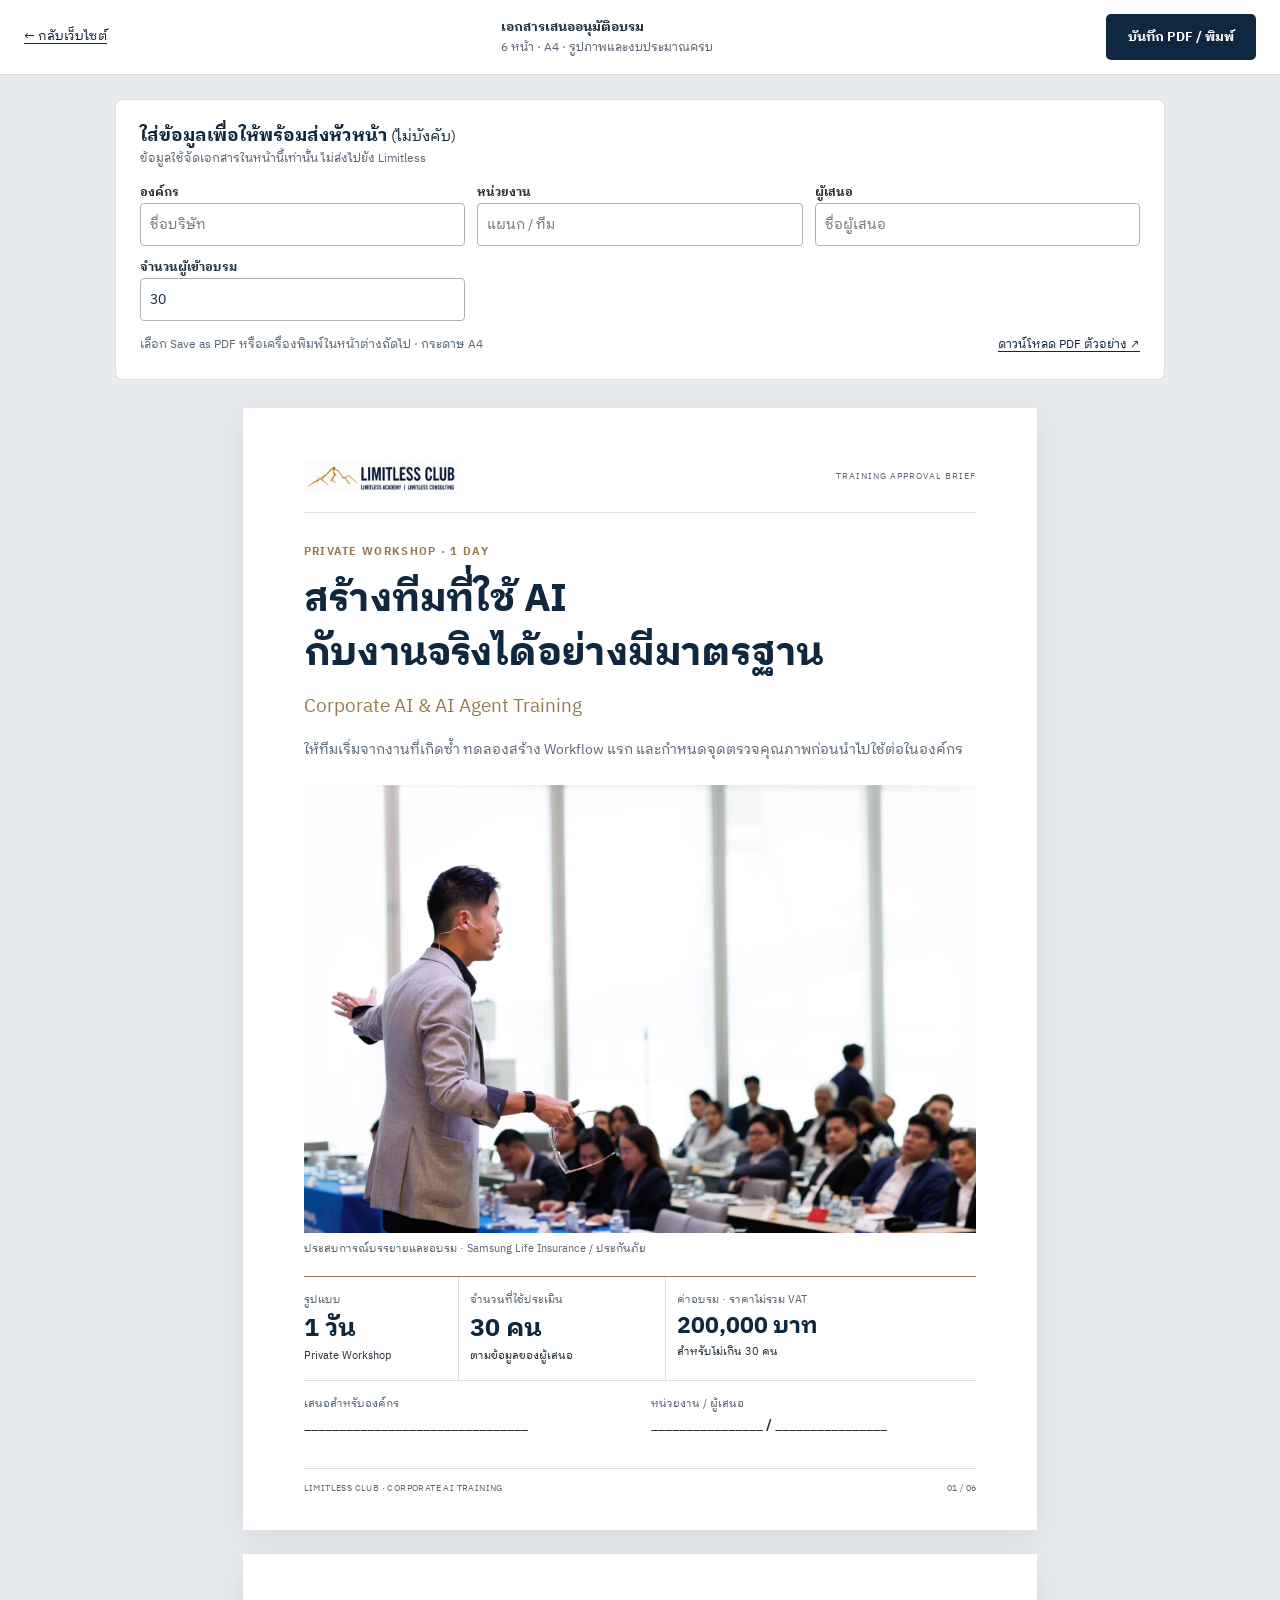
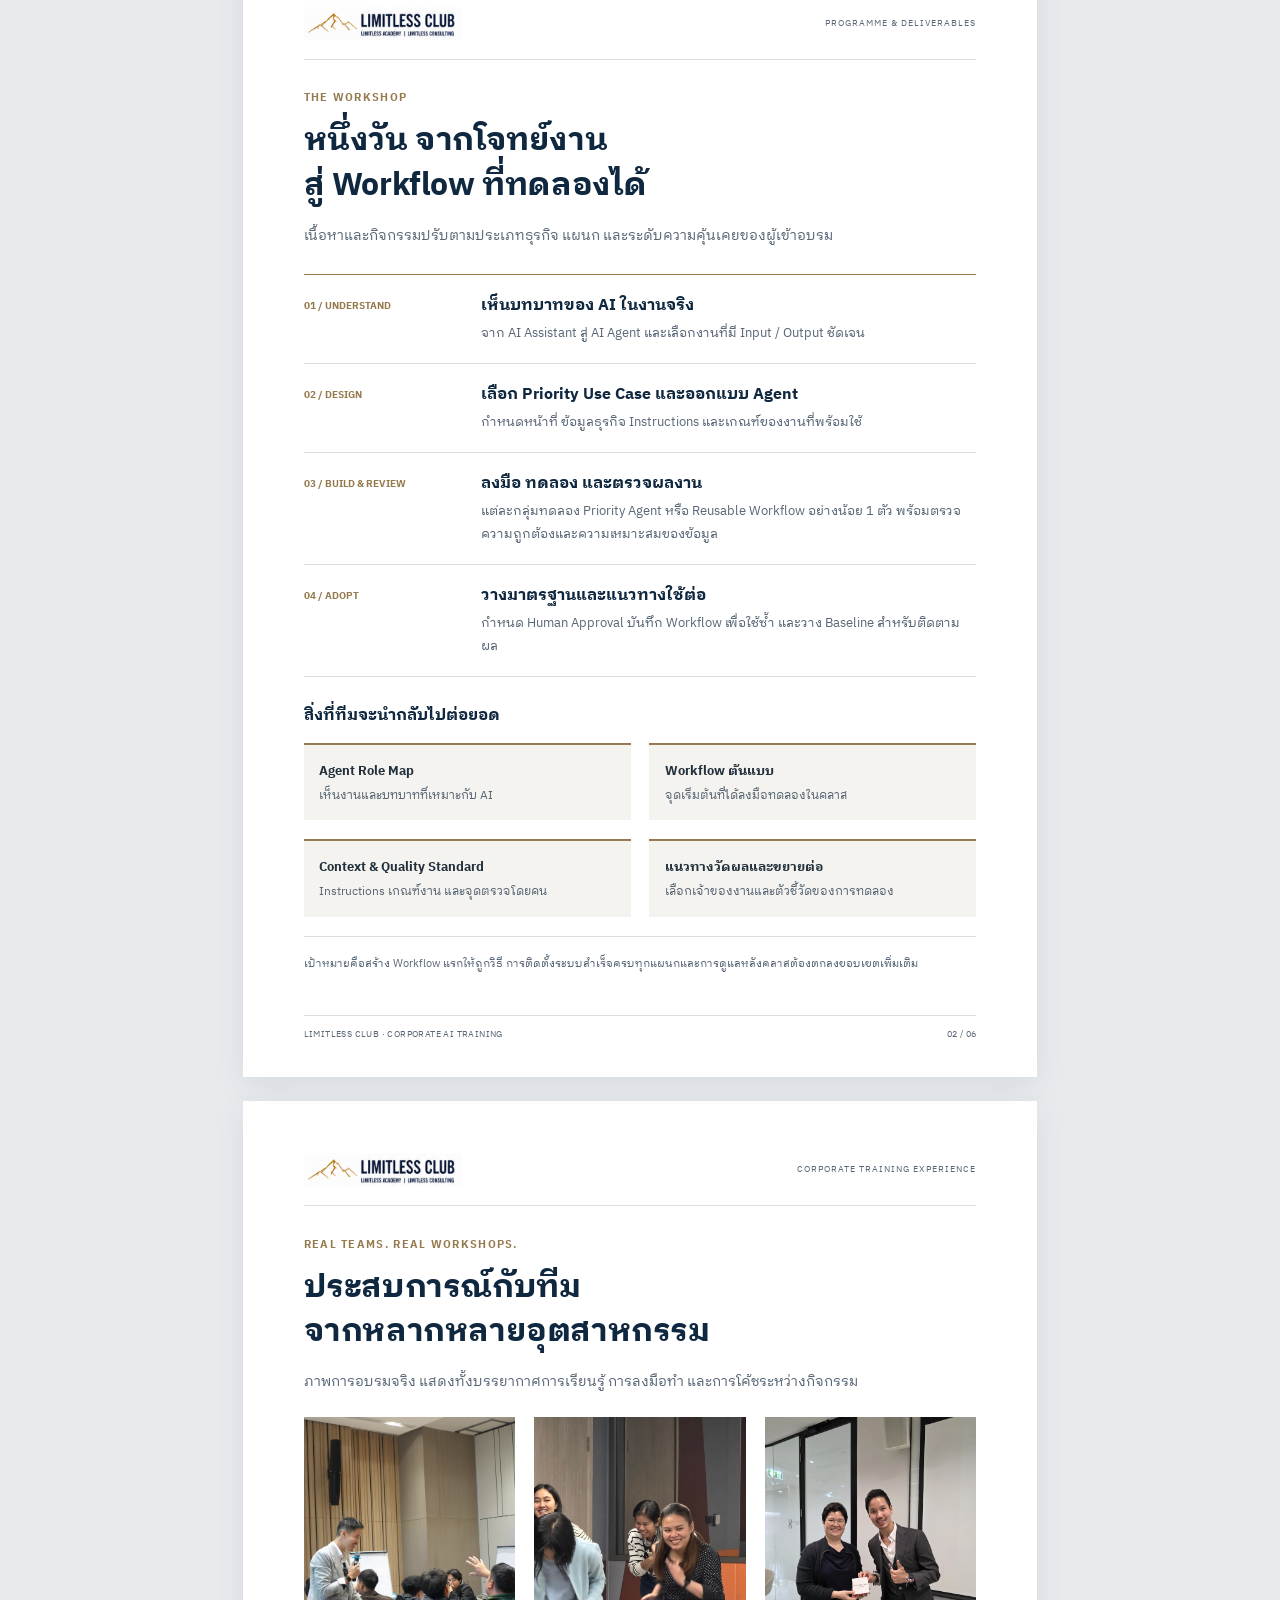
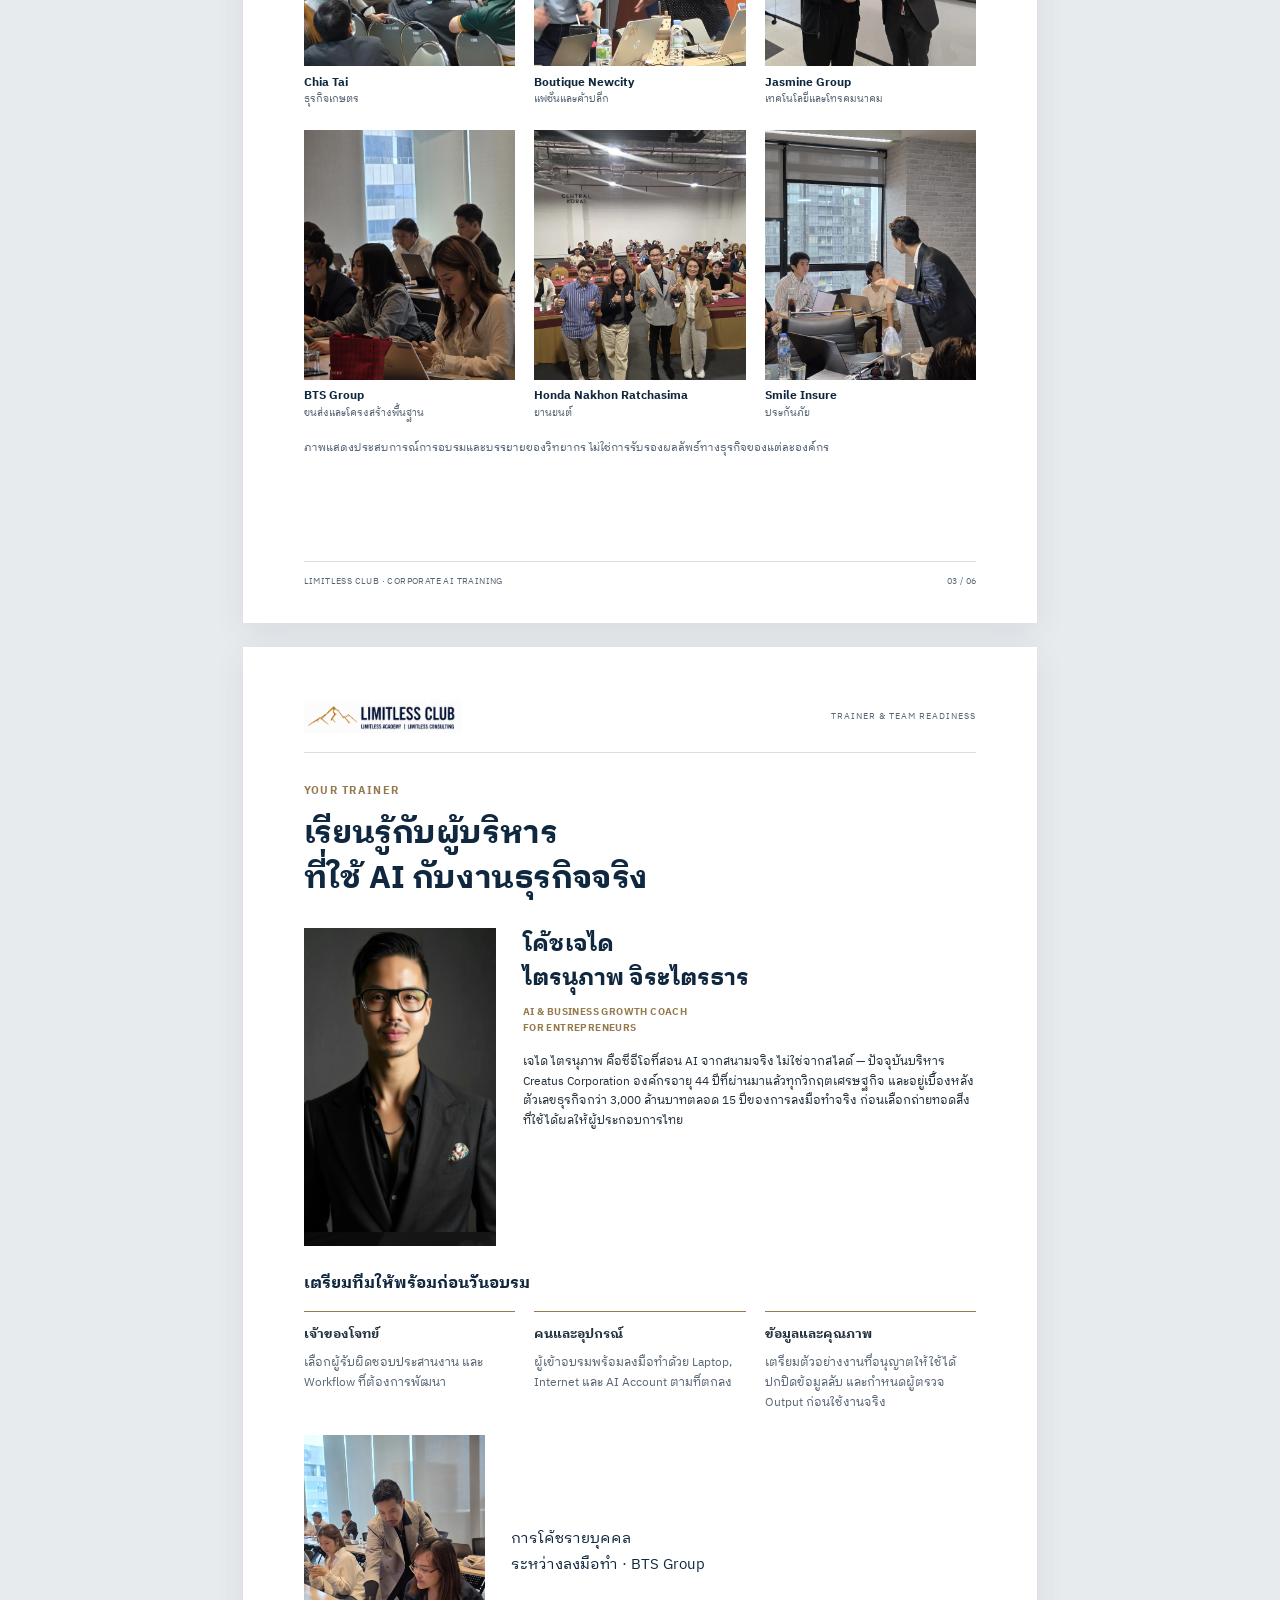
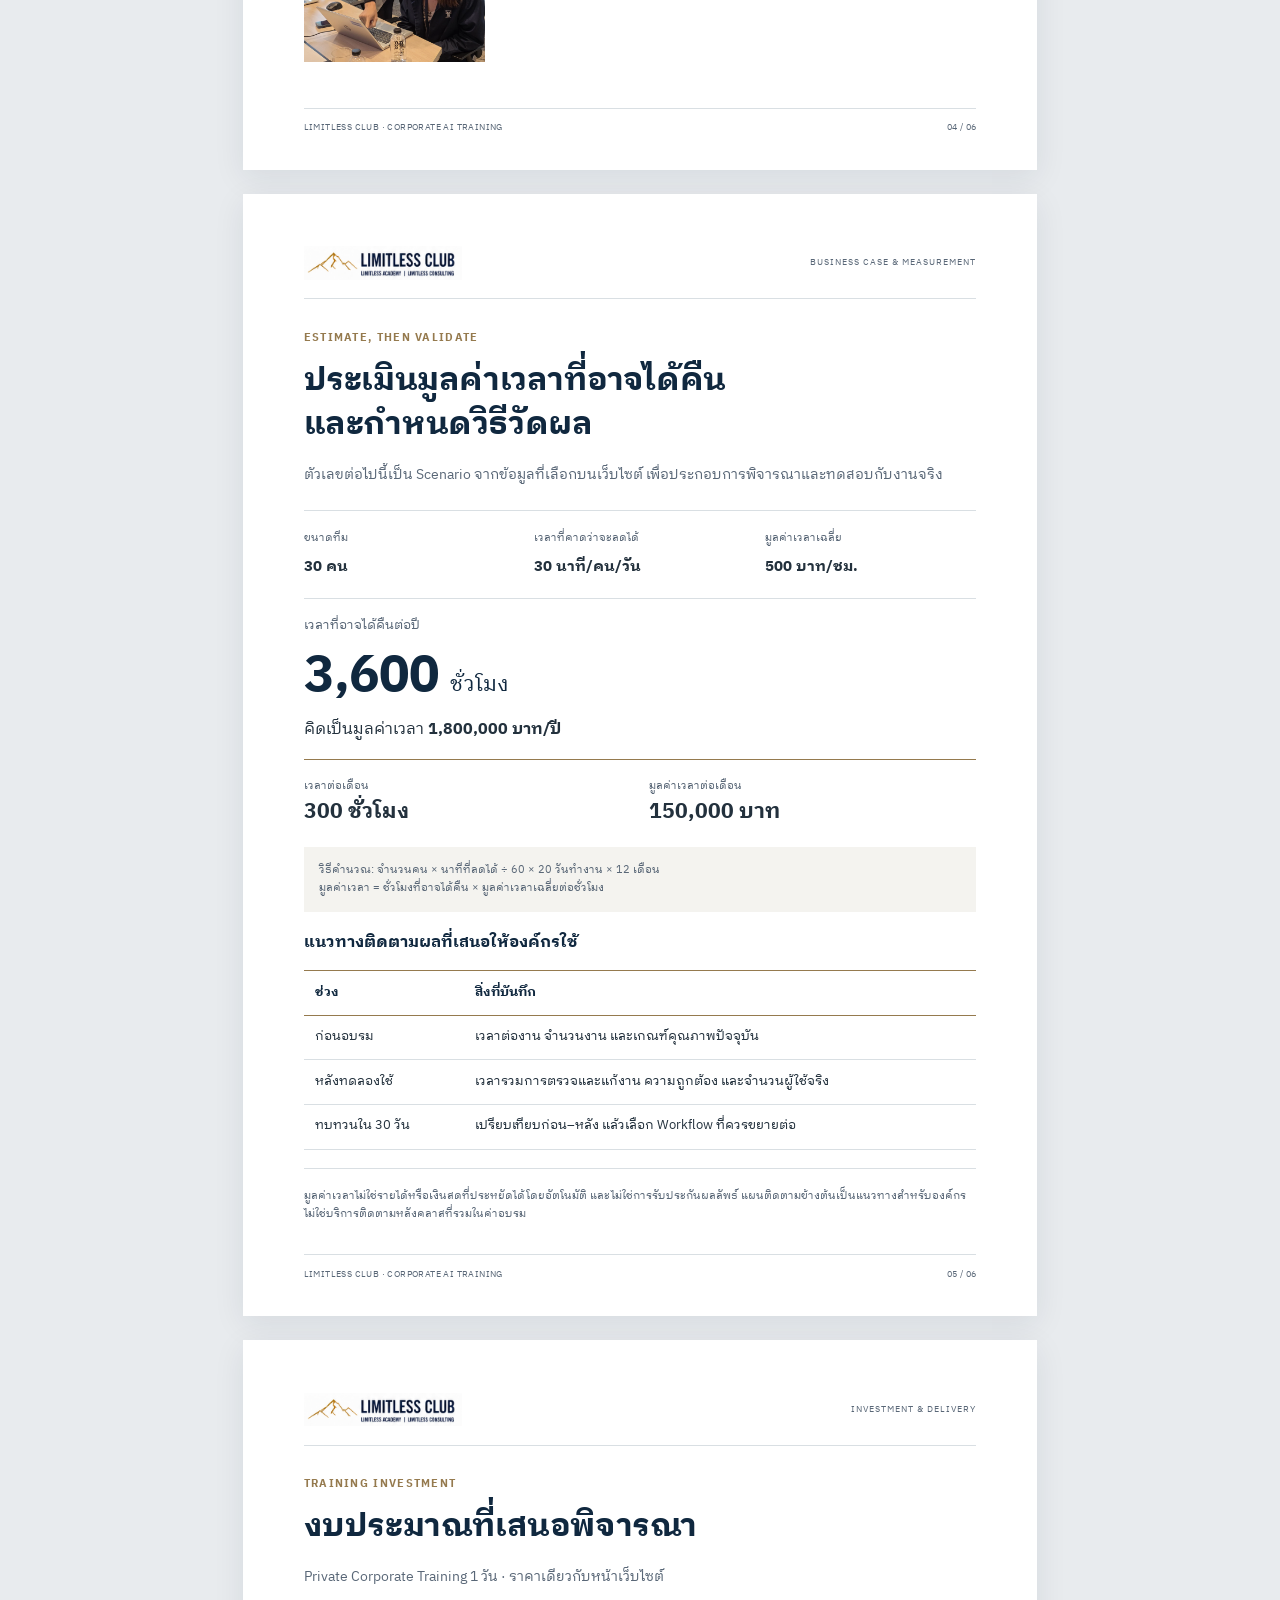
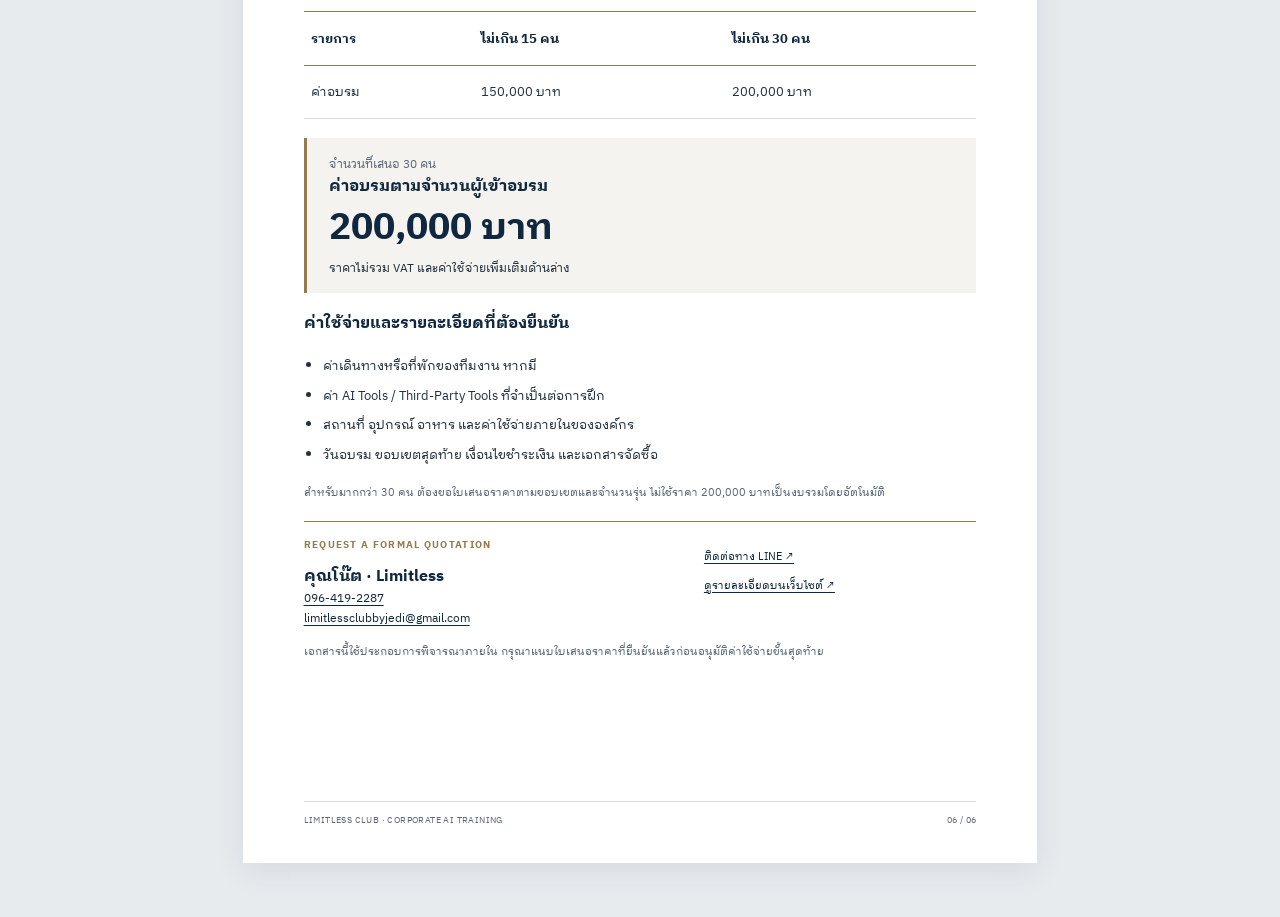
<file: executive-brief.html>
<!doctype html><html lang="th"><head><meta charset="utf-8"><meta name="viewport" content="width=device-width,initial-scale=1"><title>เอกสารเสนออนุมัติอบรม | Limitless Corporate AI Training</title><link rel="stylesheet" href="executive-brief.css"></head><body>
<div class="screen-toolbar"><a href="index.html">← กลับเว็บไซต์</a><div><strong>เอกสารเสนออนุมัติอบรม</strong><span>6 หน้า · A4 · รูปภาพและงบประมาณครบ</span></div><button id="printBrief" type="button">บันทึก PDF / พิมพ์</button></div>
<form class="personalize" onsubmit="return false"><div class="form-heading"><h2>ใส่ข้อมูลเพื่อให้พร้อมส่งหัวหน้า <small>(ไม่บังคับ)</small></h2><p>ข้อมูลใช้จัดเอกสารในหน้านี้เท่านั้น ไม่ส่งไปยัง Limitless</p></div><div class="form-grid"><label>องค์กร<input id="client" maxlength="60" placeholder="ชื่อบริษัท"></label><label>หน่วยงาน<input id="department" maxlength="45" placeholder="แผนก / ทีม"></label><label>ผู้เสนอ<input id="requester" maxlength="45" placeholder="ชื่อผู้เสนอ"></label><label>จำนวนผู้เข้าอบรม<input id="headcount" type="number" min="1" max="100" step="1"></label></div><div class="form-bottom"><span id="printStatus" role="status">เลือก Save as PDF หรือเครื่องพิมพ์ในหน้าต่างถัดไป · กระดาษ A4</span><a href="output/pdf/Limitless-Corporate-AI-Training-Executive-Brief.pdf" download>ดาวน์โหลด PDF ตัวอย่าง ↗</a></div></form>
<main class="brief"><section class="page" aria-label="หน้า 1"><header><img src="assets/limitless-club-logo.png" alt="Limitless Club"><span>TRAINING APPROVAL BRIEF</span></header><div class="page-body">
<p class="eyebrow">PRIVATE WORKSHOP · 1 DAY</p><h1>สร้างทีมที่ใช้ AI<br>กับงานจริงได้อย่างมีมาตรฐาน</h1>
<p class="lead">Corporate AI &amp; AI Agent Training</p>
<p class="intro">ให้ทีมเริ่มจากงานที่เกิดซ้ำ ทดลองสร้าง Workflow แรก และกำหนดจุดตรวจคุณภาพก่อนนำไปใช้ต่อในองค์กร</p>
<figure class="cover-photo"><img class="" src="assets/gallery/samsung-07-full.webp" alt="วิทยากรและบรรยากาศการอบรม Samsung Life Insurance" loading="eager" decoding="sync"><figcaption>ประสบการณ์บรรยายและอบรม · Samsung Life Insurance / ประกันภัย</figcaption></figure>
<div class="facts"><div><small>รูปแบบ</small><strong>1 วัน</strong><span>Private Workshop</span></div><div><small>จำนวนที่ใช้ประเมิน</small><strong><span data-people>30</span> คน</strong><span>ตามข้อมูลของผู้เสนอ</span></div><div><small>ค่าอบรม · ราคาไม่รวม VAT</small><strong class="fee-number" data-fee>200,000 บาท</strong><span data-tier>สำหรับไม่เกิน 30 คน</span></div></div>
<div class="prepared"><div><small>เสนอสำหรับองค์กร</small><strong data-client>________________________________</strong></div><div><small>หน่วยงาน / ผู้เสนอ</small><strong><span data-department>________________</span> / <span data-requester>________________</span></strong></div></div>
</div><footer><span>LIMITLESS CLUB · CORPORATE AI TRAINING</span><span>01 / 06</span></footer></section><section class="page" aria-label="หน้า 2"><header><img src="assets/limitless-club-logo.png" alt="Limitless Club"><span>PROGRAMME & DELIVERABLES</span></header><div class="page-body"><p class="eyebrow">THE WORKSHOP</p><h2>หนึ่งวัน จากโจทย์งาน<br>สู่ Workflow ที่ทดลองได้</h2><p class="intro">เนื้อหาและกิจกรรมปรับตามประเภทธุรกิจ แผนก และระดับความคุ้นเคยของผู้เข้าอบรม</p>
<div class="agenda"><article><span>01 / UNDERSTAND</span><div><h3>เห็นบทบาทของ AI ในงานจริง</h3><p>จาก AI Assistant สู่ AI Agent และเลือกงานที่มี Input / Output ชัดเจน</p></div></article><article><span>02 / DESIGN</span><div><h3>เลือก Priority Use Case และออกแบบ Agent</h3><p>กำหนดหน้าที่ ข้อมูลธุรกิจ Instructions และเกณฑ์ของงานที่พร้อมใช้</p></div></article><article><span>03 / BUILD & REVIEW</span><div><h3>ลงมือ ทดลอง และตรวจผลงาน</h3><p>แต่ละกลุ่มทดลอง Priority Agent หรือ Reusable Workflow อย่างน้อย 1 ตัว พร้อมตรวจความถูกต้องและความเหมาะสมของข้อมูล</p></div></article><article><span>04 / ADOPT</span><div><h3>วางมาตรฐานและแนวทางใช้ต่อ</h3><p>กำหนด Human Approval บันทึก Workflow เพื่อใช้ซ้ำ และวาง Baseline สำหรับติดตามผล</p></div></article></div>
<h3 class="section-label">สิ่งที่ทีมจะนำกลับไปต่อยอด</h3><div class="two-col outputs"><div><b>Agent Role Map</b><p>เห็นงานและบทบาทที่เหมาะกับ AI</p></div><div><b>Workflow ต้นแบบ</b><p>จุดเริ่มต้นที่ได้ลงมือทดลองในคลาส</p></div><div><b>Context &amp; Quality Standard</b><p>Instructions เกณฑ์งาน และจุดตรวจโดยคน</p></div><div><b>แนวทางวัดผลและขยายต่อ</b><p>เลือกเจ้าของงานและตัวชี้วัดของการทดลอง</p></div></div>
<p class="note ruled">เป้าหมายคือสร้าง Workflow แรกให้ถูกวิธี การติดตั้งระบบสำเร็จครบทุกแผนกและการดูแลหลังคลาสต้องตกลงขอบเขตเพิ่มเติม</p></div><footer><span>LIMITLESS CLUB · CORPORATE AI TRAINING</span><span>02 / 06</span></footer></section><section class="page" aria-label="หน้า 3"><header><img src="assets/limitless-club-logo.png" alt="Limitless Club"><span>CORPORATE TRAINING EXPERIENCE</span></header><div class="page-body"><p class="eyebrow">REAL TEAMS. REAL WORKSHOPS.</p><h2>ประสบการณ์กับทีม<br>จากหลากหลายอุตสาหกรรม</h2><p class="intro">ภาพการอบรมจริง แสดงทั้งบรรยากาศการเรียนรู้ การลงมือทำ และการโค้ชระหว่างกิจกรรม</p><div class="portfolio"><figure><img class="" src="assets/gallery/chia-tai-04-full.webp" alt="Chia Tai" loading="eager" decoding="sync"><figcaption><strong>Chia Tai</strong><span>ธุรกิจเกษตร</span></figcaption></figure><figure><img class="" src="assets/gallery/boutique-review-full.jpg" alt="Boutique Newcity" loading="eager" decoding="sync"><figcaption><strong>Boutique Newcity</strong><span>แฟชั่นและค้าปลีก</span></figcaption></figure><figure><img class="" src="assets/gallery/jasmine-09-full.webp" alt="Jasmine Group" loading="eager" decoding="sync"><figcaption><strong>Jasmine Group</strong><span>เทคโนโลยีและโทรคมนาคม</span></figcaption></figure><figure><img class="" src="assets/gallery/bts-06-full.webp" alt="BTS Group" loading="eager" decoding="sync"><figcaption><strong>BTS Group</strong><span>ขนส่งและโครงสร้างพื้นฐาน</span></figcaption></figure><figure><img class="" src="assets/gallery/honda-01-full.webp" alt="Honda Nakhon Ratchasima" loading="eager" decoding="sync"><figcaption><strong>Honda Nakhon Ratchasima</strong><span>ยานยนต์</span></figcaption></figure><figure><img class="" src="assets/gallery/smile-03-full.webp" alt="Smile Insure" loading="eager" decoding="sync"><figcaption><strong>Smile Insure</strong><span>ประกันภัย</span></figcaption></figure></div><p class="note">ภาพแสดงประสบการณ์การอบรมและบรรยายของวิทยากร ไม่ใช่การรับรองผลลัพธ์ทางธุรกิจของแต่ละองค์กร</p></div><footer><span>LIMITLESS CLUB · CORPORATE AI TRAINING</span><span>03 / 06</span></footer></section><section class="page" aria-label="หน้า 4"><header><img src="assets/limitless-club-logo.png" alt="Limitless Club"><span>TRAINER & TEAM READINESS</span></header><div class="page-body"><p class="eyebrow">YOUR TRAINER</p><h2>เรียนรู้กับผู้บริหาร<br>ที่ใช้ AI กับงานธุรกิจจริง</h2>
<div class="trainer"><img src="assets/instructor-jedi.png" alt="โค้ชเจได ไตรนุภาพ จิระไตรธาร"><div><h3>โค้ชเจได<br>ไตรนุภาพ จิระไตรธาร</h3><p class="role">AI &amp; BUSINESS GROWTH COACH<br>FOR ENTREPRENEURS</p><p>เจได ไตรนุภาพ คือซีอีโอที่สอน AI จากสนามจริง ไม่ใช่จากสไลด์ — ปัจจุบันบริหาร Creatus Corporation องค์กรอายุ 44 ปีที่ผ่านมาแล้วทุกวิกฤตเศรษฐกิจ และอยู่เบื้องหลังตัวเลขธุรกิจกว่า 3,000 ล้านบาทตลอด 15 ปีของการลงมือทำจริง ก่อนเลือกถ่ายทอดสิ่งที่ใช้ได้ผลให้ผู้ประกอบการไทย</p></div></div>
<h3 class="section-label">เตรียมทีมให้พร้อมก่อนวันอบรม</h3><div class="readiness"><div><b>เจ้าของโจทย์</b><p>เลือกผู้รับผิดชอบประสานงาน และ Workflow ที่ต้องการพัฒนา</p></div><div><b>คนและอุปกรณ์</b><p>ผู้เข้าอบรมพร้อมลงมือทำด้วย Laptop, Internet และ AI Account ตามที่ตกลง</p></div><div><b>ข้อมูลและคุณภาพ</b><p>เตรียมตัวอย่างงานที่อนุญาตให้ใช้ได้ ปกปิดข้อมูลลับ และกำหนดผู้ตรวจ Output ก่อนใช้งานจริง</p></div></div>
<figure class="coach-photo"><img class="" src="assets/gallery/bts-02-full.webp" alt="โค้ชเจไดให้คำแนะนำผู้เข้าอบรม BTS Group ระหว่างลงมือทำ" loading="eager" decoding="sync"><figcaption>การโค้ชรายบุคคล<br>ระหว่างลงมือทำ · BTS Group</figcaption></figure></div><footer><span>LIMITLESS CLUB · CORPORATE AI TRAINING</span><span>04 / 06</span></footer></section><section class="page" aria-label="หน้า 5"><header><img src="assets/limitless-club-logo.png" alt="Limitless Club"><span>BUSINESS CASE & MEASUREMENT</span></header><div class="page-body"><p class="eyebrow">ESTIMATE, THEN VALIDATE</p><h2>ประเมินมูลค่าเวลาที่อาจได้คืน<br>และกำหนดวิธีวัดผล</h2><p class="intro">ตัวเลขต่อไปนี้เป็น Scenario จากข้อมูลที่เลือกบนเว็บไซต์ เพื่อประกอบการพิจารณาและทดสอบกับงานจริง</p>
<div class="assumptions"><div><small>ขนาดทีม</small><b><span data-people>30</span> คน</b></div><div><small>เวลาที่คาดว่าจะลดได้</small><b><span data-minutes>30</span> นาที/คน/วัน</b></div><div><small>มูลค่าเวลาเฉลี่ย</small><b><span data-hourly>500</span> บาท/ชม.</b></div></div>
<div class="impact"><small>เวลาที่อาจได้คืนต่อปี</small><strong><span data-yearly-hours>3,600</span> <em>ชั่วโมง</em></strong><p>คิดเป็นมูลค่าเวลา <b><span data-yearly-value>1,800,000</span> บาท/ปี</b></p></div>
<div class="two-col"><div class="stat"><small>เวลาต่อเดือน</small><b><span data-monthly-hours>300</span> ชั่วโมง</b></div><div class="stat"><small>มูลค่าเวลาต่อเดือน</small><b><span data-monthly-value>150,000</span> บาท</b></div></div>
<p class="formula">วิธีคำนวณ: จำนวนคน × นาทีที่ลดได้ ÷ 60 × 20 วันทำงาน × 12 เดือน<br>มูลค่าเวลา = ชั่วโมงที่อาจได้คืน × มูลค่าเวลาเฉลี่ยต่อชั่วโมง</p>
<h3 class="section-label">แนวทางติดตามผลที่เสนอให้องค์กรใช้</h3><table><thead><tr><th>ช่วง</th><th>สิ่งที่บันทึก</th></tr></thead><tbody><tr><td>ก่อนอบรม</td><td>เวลาต่องาน จำนวนงาน และเกณฑ์คุณภาพปัจจุบัน</td></tr><tr><td>หลังทดลองใช้</td><td>เวลารวมการตรวจและแก้งาน ความถูกต้อง และจำนวนผู้ใช้จริง</td></tr><tr><td>ทบทวนใน 30 วัน</td><td>เปรียบเทียบก่อน–หลัง แล้วเลือก Workflow ที่ควรขยายต่อ</td></tr></tbody></table>
<p class="note ruled">มูลค่าเวลาไม่ใช่รายได้หรือเงินสดที่ประหยัดได้โดยอัตโนมัติ และไม่ใช่การรับประกันผลลัพธ์ แผนติดตามข้างต้นเป็นแนวทางสำหรับองค์กร ไม่ใช่บริการติดตามหลังคลาสที่รวมในค่าอบรม</p></div><footer><span>LIMITLESS CLUB · CORPORATE AI TRAINING</span><span>05 / 06</span></footer></section><section class="page" aria-label="หน้า 6"><header><img src="assets/limitless-club-logo.png" alt="Limitless Club"><span>INVESTMENT & DELIVERY</span></header><div class="page-body"><p class="eyebrow">TRAINING INVESTMENT</p><h2>งบประมาณที่เสนอพิจารณา</h2><p class="intro">Private Corporate Training 1 วัน · ราคาเดียวกับหน้าเว็บไซต์</p>
<table class="fee-table"><thead><tr><th>รายการ</th><th>ไม่เกิน 15 คน</th><th>ไม่เกิน 30 คน</th></tr></thead><tbody><tr><td>ค่าอบรม</td><td>150,000 บาท</td><td>200,000 บาท</td></tr></tbody></table>
<div class="budget"><small>จำนวนที่เสนอ <span data-people>30</span> คน</small><h3 data-budget-title>ค่าอบรมตามจำนวนผู้เข้าอบรม</h3><strong data-total>200,000 บาท</strong><p data-budget-note>ราคาไม่รวม VAT และค่าใช้จ่ายเพิ่มเติมด้านล่าง</p></div>
<h3 class="section-label">ค่าใช้จ่ายและรายละเอียดที่ต้องยืนยัน</h3><ul class="plain-list"><li>ค่าเดินทางหรือที่พักของทีมงาน หากมี</li><li>ค่า AI Tools / Third-Party Tools ที่จำเป็นต่อการฝึก</li><li>สถานที่ อุปกรณ์ อาหาร และค่าใช้จ่ายภายในขององค์กร</li><li>วันอบรม ขอบเขตสุดท้าย เงื่อนไขชำระเงิน และเอกสารจัดซื้อ</li></ul>
<p class="note">สำหรับมากกว่า 30 คน ต้องขอใบเสนอราคาตามขอบเขตและจำนวนรุ่น ไม่ใช้ราคา 200,000 บาทเป็นงบรวมโดยอัตโนมัติ</p>
<div class="contact"><div><p class="eyebrow">REQUEST A FORMAL QUOTATION</p><h3>คุณโน๊ต · Limitless</h3><p><a href="tel:0964192287">096-419-2287</a><br><a href="mailto:limitlessclubbyjedi@gmail.com">limitlessclubbyjedi@gmail.com</a></p></div><div><a class="contact-link" href="https://line.me/R/ti/p/@JEDITRINUPAB">ติดต่อทาง LINE ↗</a><a class="contact-link" href="https://corporate-ai-training-seven.vercel.app/">ดูรายละเอียดบนเว็บไซต์ ↗</a></div></div>
<p class="note">เอกสารนี้ใช้ประกอบการพิจารณาภายใน กรุณาแนบใบเสนอราคาที่ยืนยันแล้วก่อนอนุมัติค่าใช้จ่ายขั้นสุดท้าย</p></div><footer><span>LIMITLESS CLUB · CORPORATE AI TRAINING</span><span>06 / 06</span></footer></section></main><script src="executive-brief.js"></script></body></html>
</file>
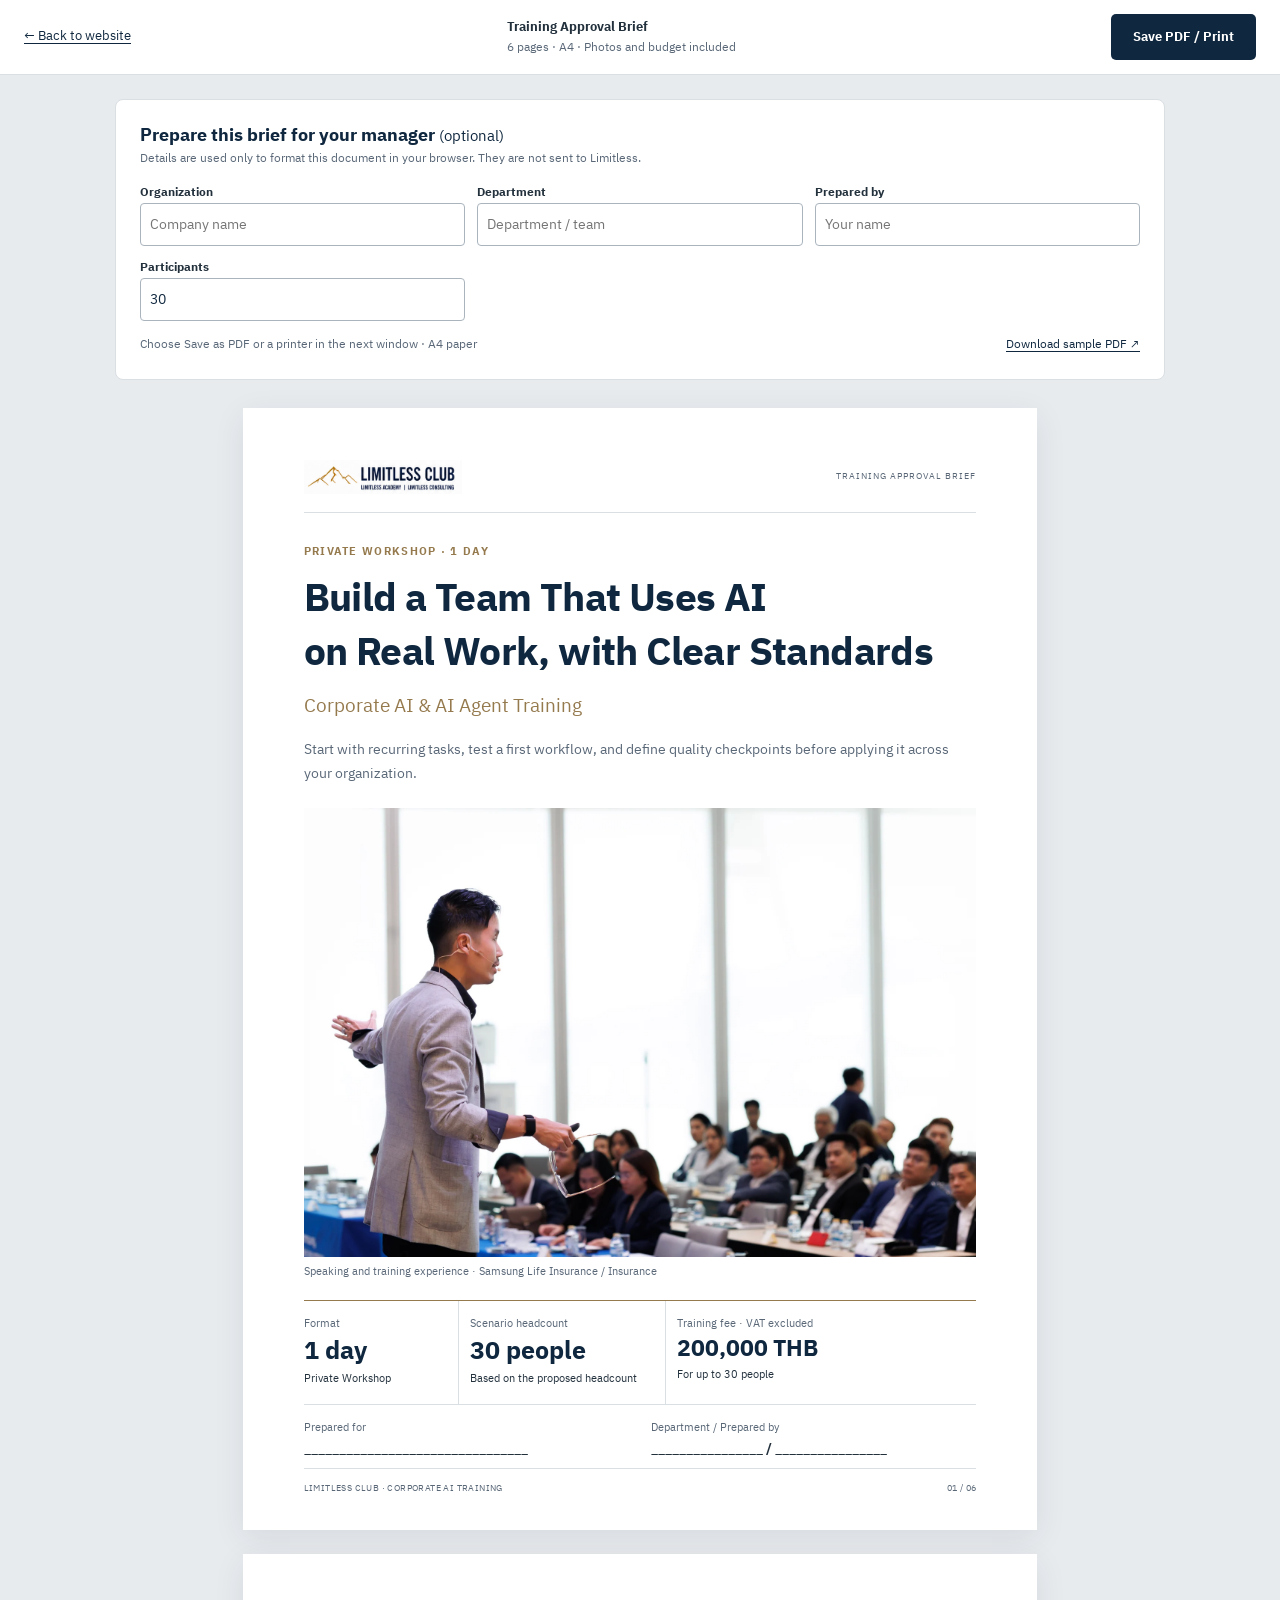
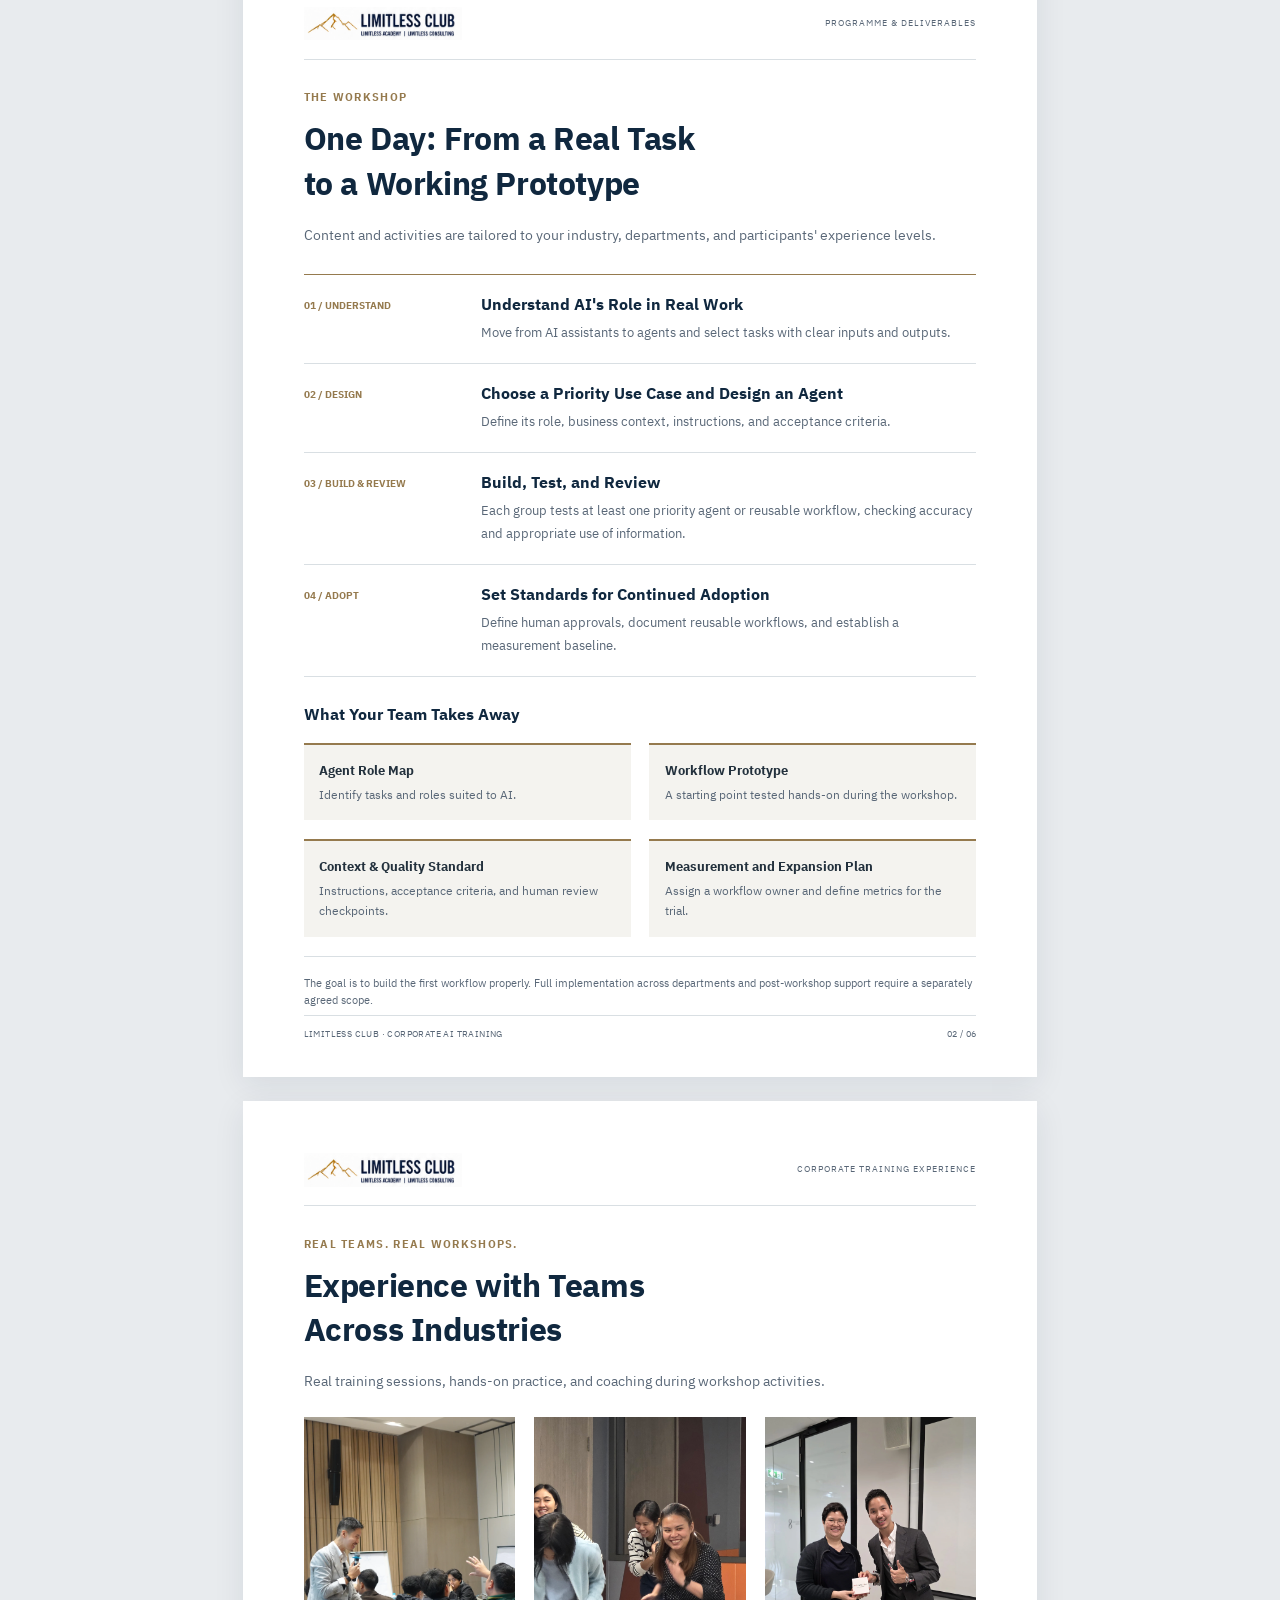
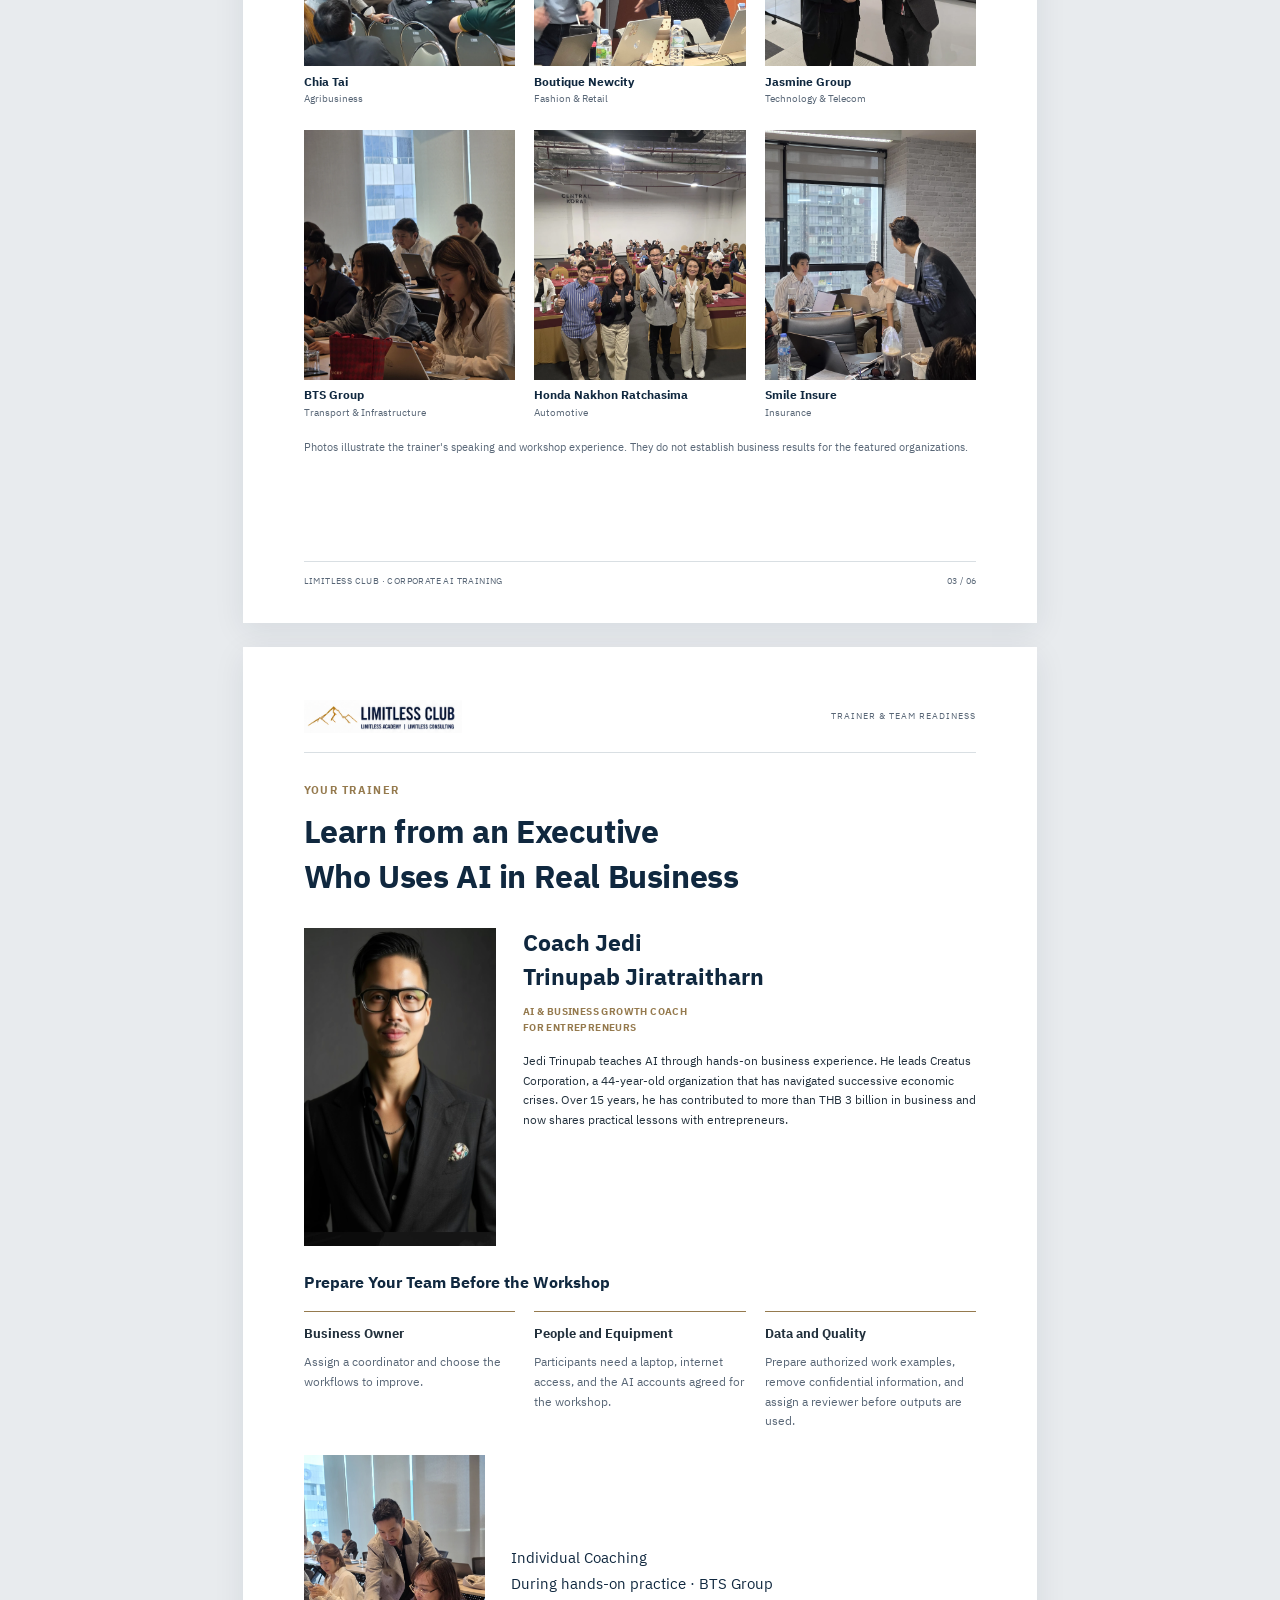
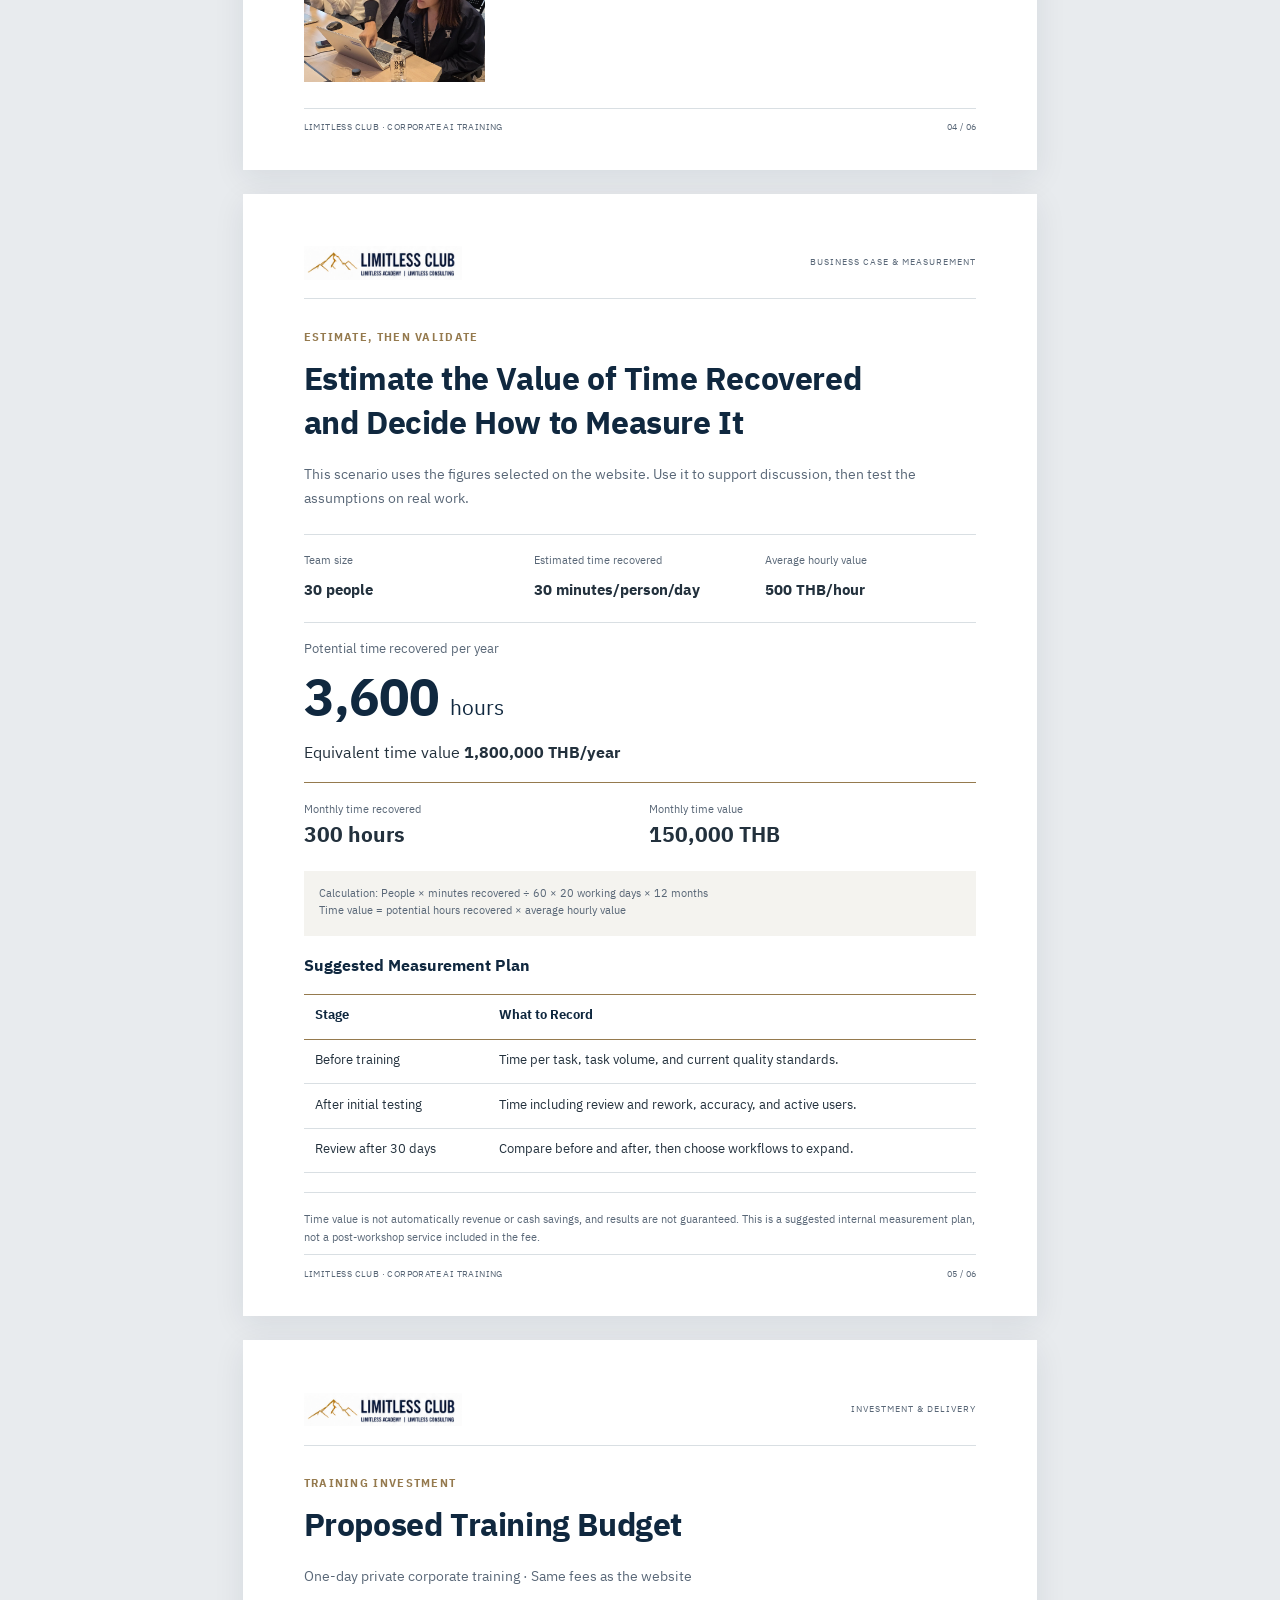
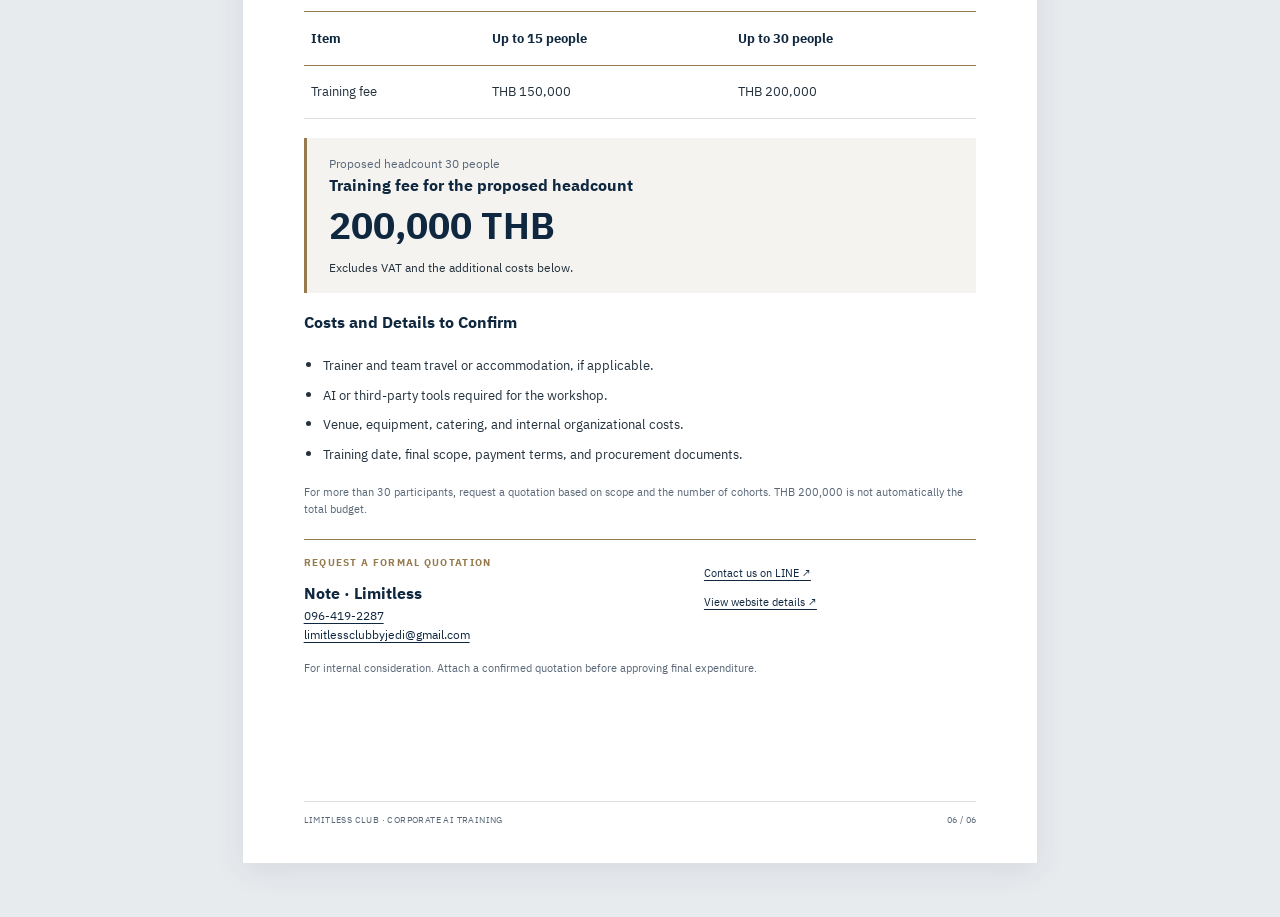
<file: en/executive-brief.html>
<!DOCTYPE html>

<html lang="en"><head><meta charset="utf-8"/><meta content="width=device-width,initial-scale=1" name="viewport"/><title>Training Approval Brief | Limitless Corporate AI Training</title><link href="executive-brief.css" rel="stylesheet"/></head><body>
<div class="screen-toolbar"><a href="index.html">← Back to website</a><div><strong>Training Approval Brief</strong><span>6 pages · A4 · Photos and budget included</span></div><button id="printBrief" type="button">Save PDF / Print</button></div>
<form class="personalize" onsubmit="return false"><div class="form-heading"><h2>Prepare this brief for your manager <small>(optional)</small></h2><p>Details are used only to format this document in your browser. They are not sent to Limitless.</p></div><div class="form-grid"><label>Organization<input id="client" maxlength="60" placeholder="Company name"/></label><label>Department<input id="department" maxlength="45" placeholder="Department / team"/></label><label>Prepared by<input id="requester" maxlength="45" placeholder="Your name"/></label><label>Participants<input id="headcount" max="100" min="1" step="1" type="number"/></label></div><div class="form-bottom"><span id="printStatus" role="status">Choose Save as PDF or a printer in the next window · A4 paper</span><a download="" href="assets/Limitless-Corporate-Training-English.pdf">Download sample PDF ↗</a></div></form>
<main class="brief"><section aria-label="Page 1" class="page"><header><img alt="Limitless Club" src="assets/limitless-club-logo.png"/><span>TRAINING APPROVAL BRIEF</span></header><div class="page-body">
<p class="eyebrow">PRIVATE WORKSHOP · 1 DAY</p><h1>Build a Team That Uses AI<br/>on Real Work, with Clear Standards</h1>
<p class="lead">Corporate AI &amp; AI Agent Training</p>
<p class="intro">Start with recurring tasks, test a first workflow, and define quality checkpoints before applying it across your organization.</p>
<figure class="cover-photo"><img alt="Trainer and participants at Samsung Life Insurance training" class="" decoding="sync" loading="eager" src="../assets/gallery/samsung-07-full.webp"/><figcaption>Speaking and training experience · Samsung Life Insurance / Insurance</figcaption></figure>
<div class="facts"><div><small>Format</small><strong>1 day</strong><span>Private Workshop</span></div><div><small>Scenario headcount</small><strong><span data-people="">30</span> people</strong><span>Based on the proposed headcount</span></div><div><small>Training fee · VAT excluded</small><strong class="fee-number" data-fee="">THB 200,000</strong><span data-tier="">For up to 30 people</span></div></div>
<div class="prepared"><div><small>Prepared for</small><strong data-client="">________________________________</strong></div><div><small>Department / Prepared by</small><strong><span data-department="">________________</span> / <span data-requester="">________________</span></strong></div></div>
</div><footer><span>LIMITLESS CLUB · CORPORATE AI TRAINING</span><span>01 / 06</span></footer></section><section aria-label="Page 2" class="page"><header><img alt="Limitless Club" src="assets/limitless-club-logo.png"/><span>PROGRAMME &amp; DELIVERABLES</span></header><div class="page-body"><p class="eyebrow">THE WORKSHOP</p><h2>One Day: From a Real Task<br/>to a Working Prototype</h2><p class="intro">Content and activities are tailored to your industry, departments, and participants' experience levels.</p>
<div class="agenda"><article><span>01 / UNDERSTAND</span><div><h3>Understand AI's Role in Real Work</h3><p>Move from AI assistants to agents and select tasks with clear inputs and outputs.</p></div></article><article><span>02 / DESIGN</span><div><h3>Choose a Priority Use Case and Design an Agent</h3><p>Define its role, business context, instructions, and acceptance criteria.</p></div></article><article><span>03 / BUILD &amp; REVIEW</span><div><h3>Build, Test, and Review</h3><p>Each group tests at least one priority agent or reusable workflow, checking accuracy and appropriate use of information.</p></div></article><article><span>04 / ADOPT</span><div><h3>Set Standards for Continued Adoption</h3><p>Define human approvals, document reusable workflows, and establish a measurement baseline.</p></div></article></div>
<h3 class="section-label">What Your Team Takes Away</h3><div class="two-col outputs"><div><b>Agent Role Map</b><p>Identify tasks and roles suited to AI.</p></div><div><b>Workflow Prototype</b><p>A starting point tested hands-on during the workshop.</p></div><div><b>Context &amp; Quality Standard</b><p>Instructions, acceptance criteria, and human review checkpoints.</p></div><div><b>Measurement and Expansion Plan</b><p>Assign a workflow owner and define metrics for the trial.</p></div></div>
<p class="note ruled">The goal is to build the first workflow properly. Full implementation across departments and post-workshop support require a separately agreed scope.</p></div><footer><span>LIMITLESS CLUB · CORPORATE AI TRAINING</span><span>02 / 06</span></footer></section><section aria-label="Page 3" class="page"><header><img alt="Limitless Club" src="assets/limitless-club-logo.png"/><span>CORPORATE TRAINING EXPERIENCE</span></header><div class="page-body"><p class="eyebrow">REAL TEAMS. REAL WORKSHOPS.</p><h2>Experience with Teams<br/>Across Industries</h2><p class="intro">Real training sessions, hands-on practice, and coaching during workshop activities.</p><div class="portfolio"><figure><img alt="Chia Tai" class="" decoding="sync" loading="eager" src="../assets/gallery/chia-tai-04-full.webp"/><figcaption><strong>Chia Tai</strong><span>Agribusiness</span></figcaption></figure><figure><img alt="Boutique Newcity" class="" decoding="sync" loading="eager" src="../assets/gallery/boutique-review-full.jpg"/><figcaption><strong>Boutique Newcity</strong><span>Fashion &amp; Retail</span></figcaption></figure><figure><img alt="Jasmine Group" class="" decoding="sync" loading="eager" src="../assets/gallery/jasmine-09-full.webp"/><figcaption><strong>Jasmine Group</strong><span>Technology &amp; Telecom</span></figcaption></figure><figure><img alt="BTS Group" class="" decoding="sync" loading="eager" src="../assets/gallery/bts-06-full.webp"/><figcaption><strong>BTS Group</strong><span>Transport &amp; Infrastructure</span></figcaption></figure><figure><img alt="Honda Nakhon Ratchasima" class="" decoding="sync" loading="eager" src="../assets/gallery/honda-01-full.webp"/><figcaption><strong>Honda Nakhon Ratchasima</strong><span>Automotive</span></figcaption></figure><figure><img alt="Smile Insure" class="" decoding="sync" loading="eager" src="../assets/gallery/smile-03-full.webp"/><figcaption><strong>Smile Insure</strong><span>Insurance</span></figcaption></figure></div><p class="note">Photos illustrate the trainer's speaking and workshop experience. They do not establish business results for the featured organizations.</p></div><footer><span>LIMITLESS CLUB · CORPORATE AI TRAINING</span><span>03 / 06</span></footer></section><section aria-label="Page 4" class="page"><header><img alt="Limitless Club" src="assets/limitless-club-logo.png"/><span>TRAINER &amp; TEAM READINESS</span></header><div class="page-body"><p class="eyebrow">YOUR TRAINER</p><h2>Learn from an Executive<br/>Who Uses AI in Real Business</h2>
<div class="trainer"><img alt="Coach Jedi Trinupab Jiratraitharn" src="assets/instructor-jedi.png"/><div><h3>Coach Jedi<br/>Trinupab Jiratraitharn</h3><p class="role">AI &amp; BUSINESS GROWTH COACH<br/>FOR ENTREPRENEURS</p><p>Jedi Trinupab teaches AI through hands-on business experience. He leads Creatus Corporation, a 44-year-old organization that has navigated successive economic crises. Over 15 years, he has contributed to more than THB 3 billion in business and now shares practical lessons with entrepreneurs.</p></div></div>
<h3 class="section-label">Prepare Your Team Before the Workshop</h3><div class="readiness"><div><b>Business Owner</b><p>Assign a coordinator and choose the workflows to improve.</p></div><div><b>People and Equipment</b><p>Participants need a laptop, internet access, and the AI accounts agreed for the workshop.</p></div><div><b>Data and Quality</b><p>Prepare authorized work examples, remove confidential information, and assign a reviewer before outputs are used.</p></div></div>
<figure class="coach-photo"><img alt="Coach Jedi guiding BTS Group participants during practice" class="" decoding="sync" loading="eager" src="../assets/gallery/bts-02-full.webp"/><figcaption>Individual Coaching<br/>During hands-on practice · BTS Group</figcaption></figure></div><footer><span>LIMITLESS CLUB · CORPORATE AI TRAINING</span><span>04 / 06</span></footer></section><section aria-label="Page 5" class="page"><header><img alt="Limitless Club" src="assets/limitless-club-logo.png"/><span>BUSINESS CASE &amp; MEASUREMENT</span></header><div class="page-body"><p class="eyebrow">ESTIMATE, THEN VALIDATE</p><h2>Estimate the Value of Time Recovered<br/>and Decide How to Measure It</h2><p class="intro">This scenario uses the figures selected on the website. Use it to support discussion, then test the assumptions on real work.</p>
<div class="assumptions"><div><small>Team size</small><b><span data-people="">30</span> people</b></div><div><small>Estimated time recovered</small><b><span data-minutes="">30</span> minutes/person/day</b></div><div><small>Average hourly value</small><b><span data-hourly="">500</span> THB/hour</b></div></div>
<div class="impact"><small>Potential time recovered per year</small><strong><span data-yearly-hours="">3,600</span> <em>hours</em></strong><p>Equivalent time value <b><span data-yearly-value="">1,800,000</span> THB/year</b></p></div>
<div class="two-col"><div class="stat"><small>Monthly time recovered</small><b><span data-monthly-hours="">300</span> hours</b></div><div class="stat"><small>Monthly time value</small><b><span data-monthly-value="">150,000</span> THB</b></div></div>
<p class="formula">Calculation: People × minutes recovered ÷ 60 × 20 working days × 12 months<br/>Time value = potential hours recovered × average hourly value</p>
<h3 class="section-label">Suggested Measurement Plan</h3><table><thead><tr><th>Stage</th><th>What to Record</th></tr></thead><tbody><tr><td>Before training</td><td>Time per task, task volume, and current quality standards.</td></tr><tr><td>After initial testing</td><td>Time including review and rework, accuracy, and active users.</td></tr><tr><td>Review after 30 days</td><td>Compare before and after, then choose workflows to expand.</td></tr></tbody></table>
<p class="note ruled">Time value is not automatically revenue or cash savings, and results are not guaranteed. This is a suggested internal measurement plan, not a post-workshop service included in the fee.</p></div><footer><span>LIMITLESS CLUB · CORPORATE AI TRAINING</span><span>05 / 06</span></footer></section><section aria-label="Page 6" class="page"><header><img alt="Limitless Club" src="assets/limitless-club-logo.png"/><span>INVESTMENT &amp; DELIVERY</span></header><div class="page-body"><p class="eyebrow">TRAINING INVESTMENT</p><h2>Proposed Training Budget</h2><p class="intro">One-day private corporate training · Same fees as the website</p>
<table class="fee-table"><thead><tr><th>Item</th><th>Up to 15 people</th><th>Up to 30 people</th></tr></thead><tbody><tr><td>Training fee</td><td>THB 150,000</td><td>THB 200,000</td></tr></tbody></table>
<div class="budget"><small>Proposed headcount <span data-people="">30</span> people</small><h3 data-budget-title="">Training fee for the proposed headcount</h3><strong data-total="">THB 200,000</strong><p data-budget-note="">Excludes VAT and the additional costs below.</p></div>
<h3 class="section-label">Costs and Details to Confirm</h3><ul class="plain-list"><li>Trainer and team travel or accommodation, if applicable.</li><li>AI or third-party tools required for the workshop.</li><li>Venue, equipment, catering, and internal organizational costs.</li><li>Training date, final scope, payment terms, and procurement documents.</li></ul>
<p class="note">For more than 30 participants, request a quotation based on scope and the number of cohorts. THB 200,000 is not automatically the total budget.</p>
<div class="contact"><div><p class="eyebrow">REQUEST A FORMAL QUOTATION</p><h3>Note · Limitless</h3><p><a href="tel:0964192287">096-419-2287</a><br/><a href="mailto:limitlessclubbyjedi@gmail.com">limitlessclubbyjedi@gmail.com</a></p></div><div><a class="contact-link" href="https://line.me/R/ti/p/@JEDITRINUPAB">Contact us on LINE ↗</a><a class="contact-link" href="index.html">View website details ↗</a></div></div>
<p class="note">For internal consideration. Attach a confirmed quotation before approving final expenditure.</p></div><footer><span>LIMITLESS CLUB · CORPORATE AI TRAINING</span><span>06 / 06</span></footer></section></main><script src="executive-brief.js"></script></body></html>
</file>
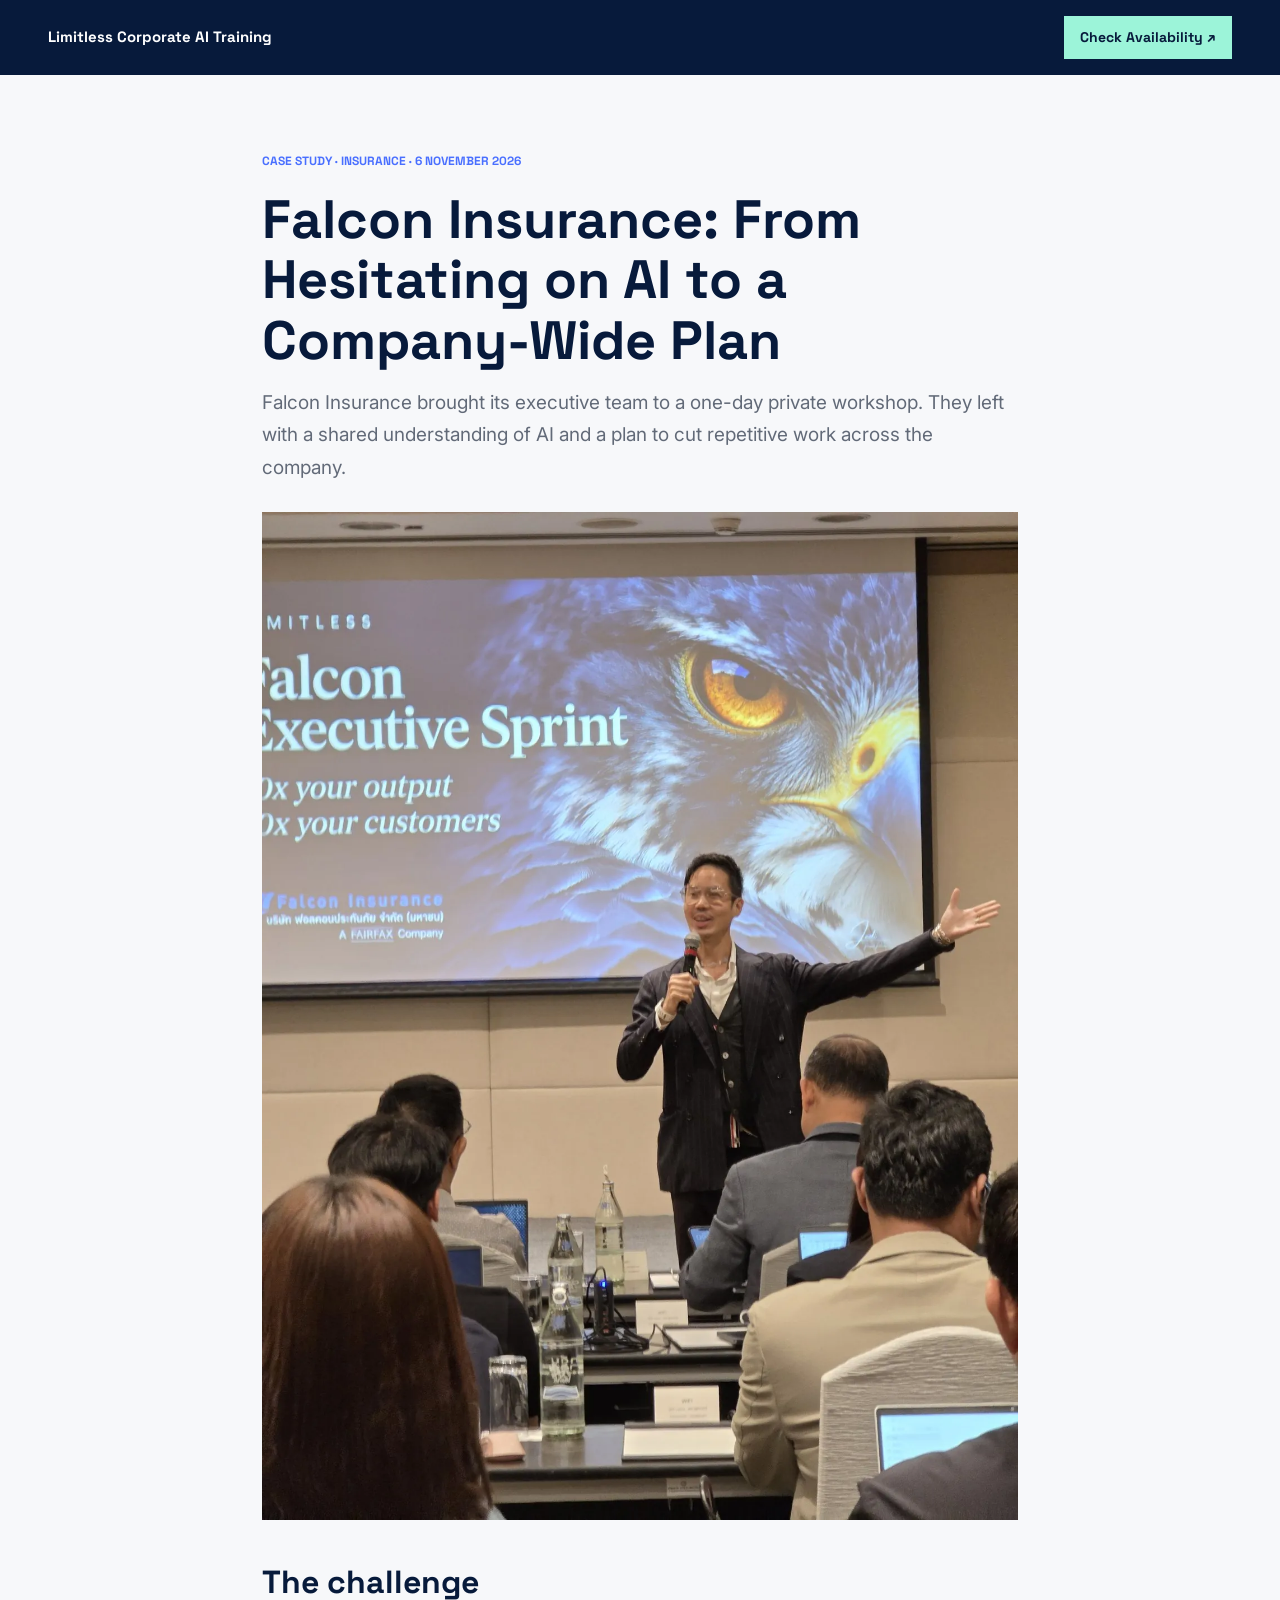
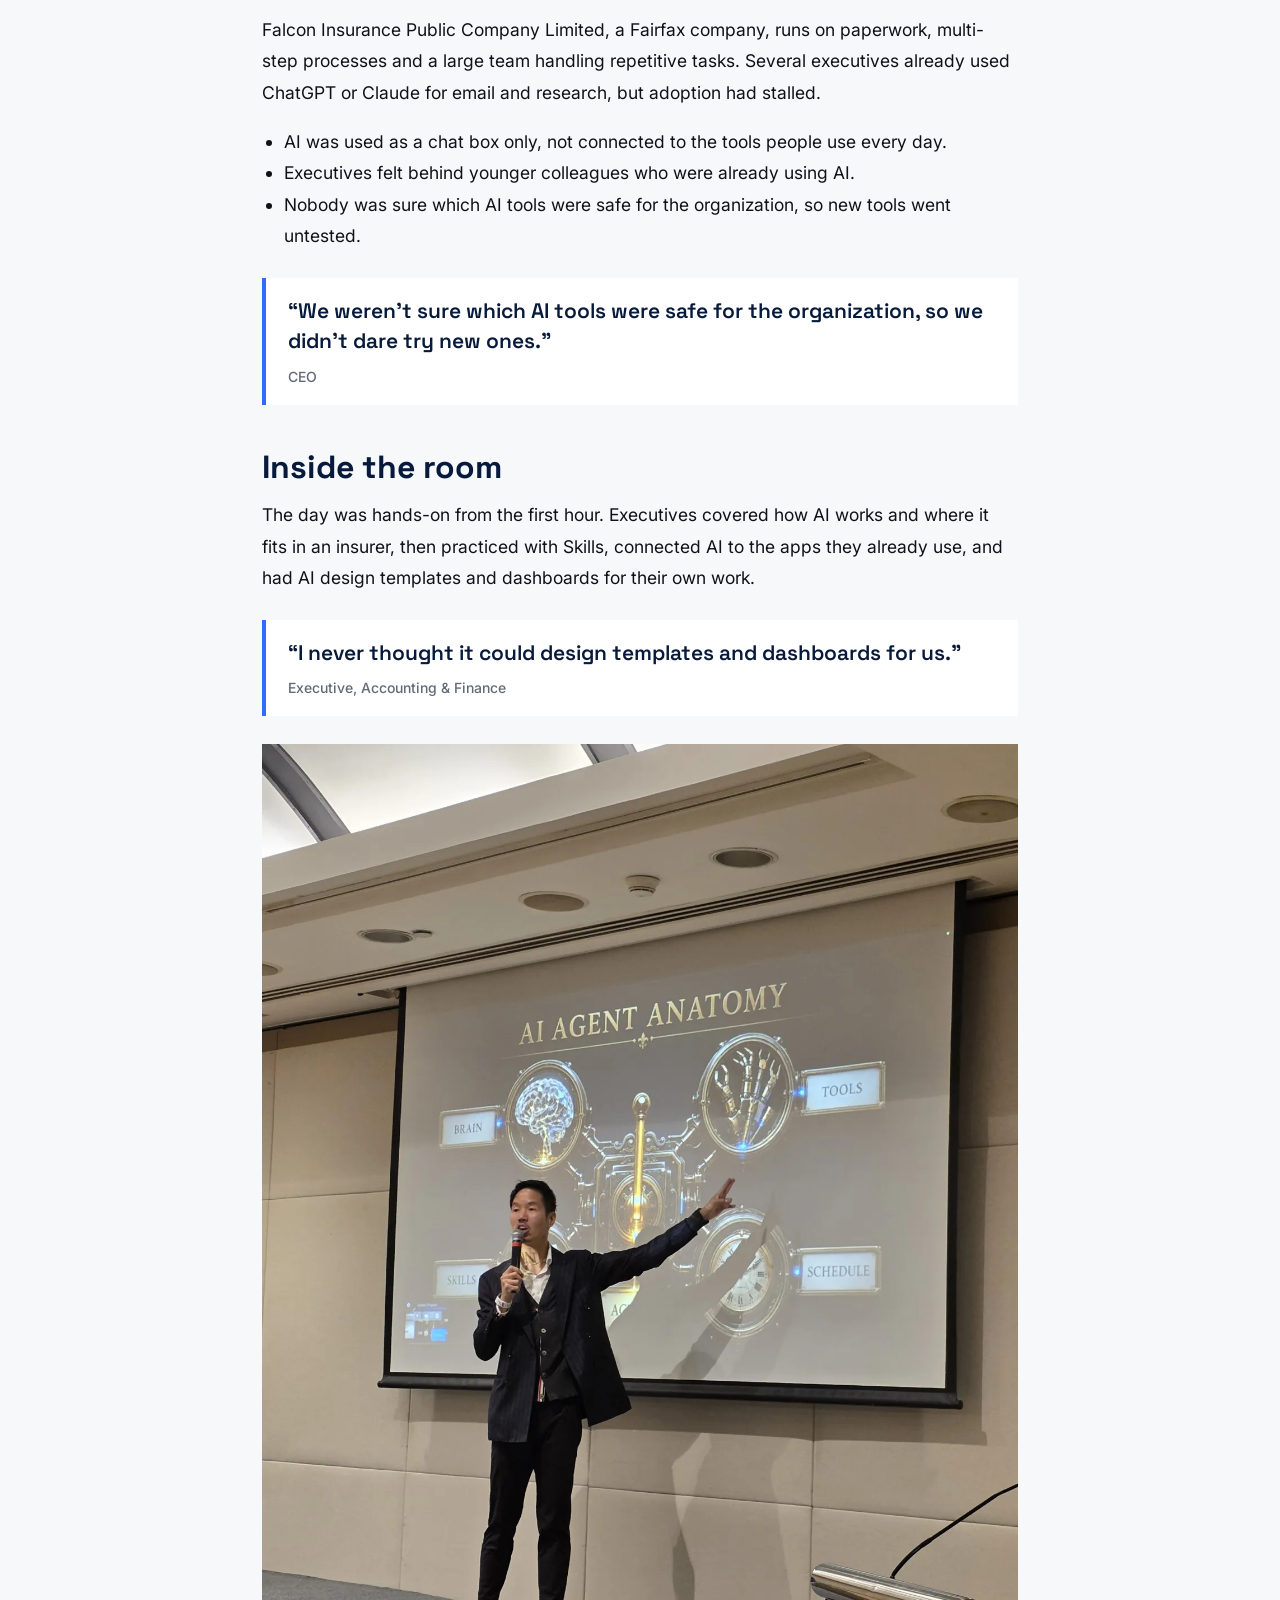
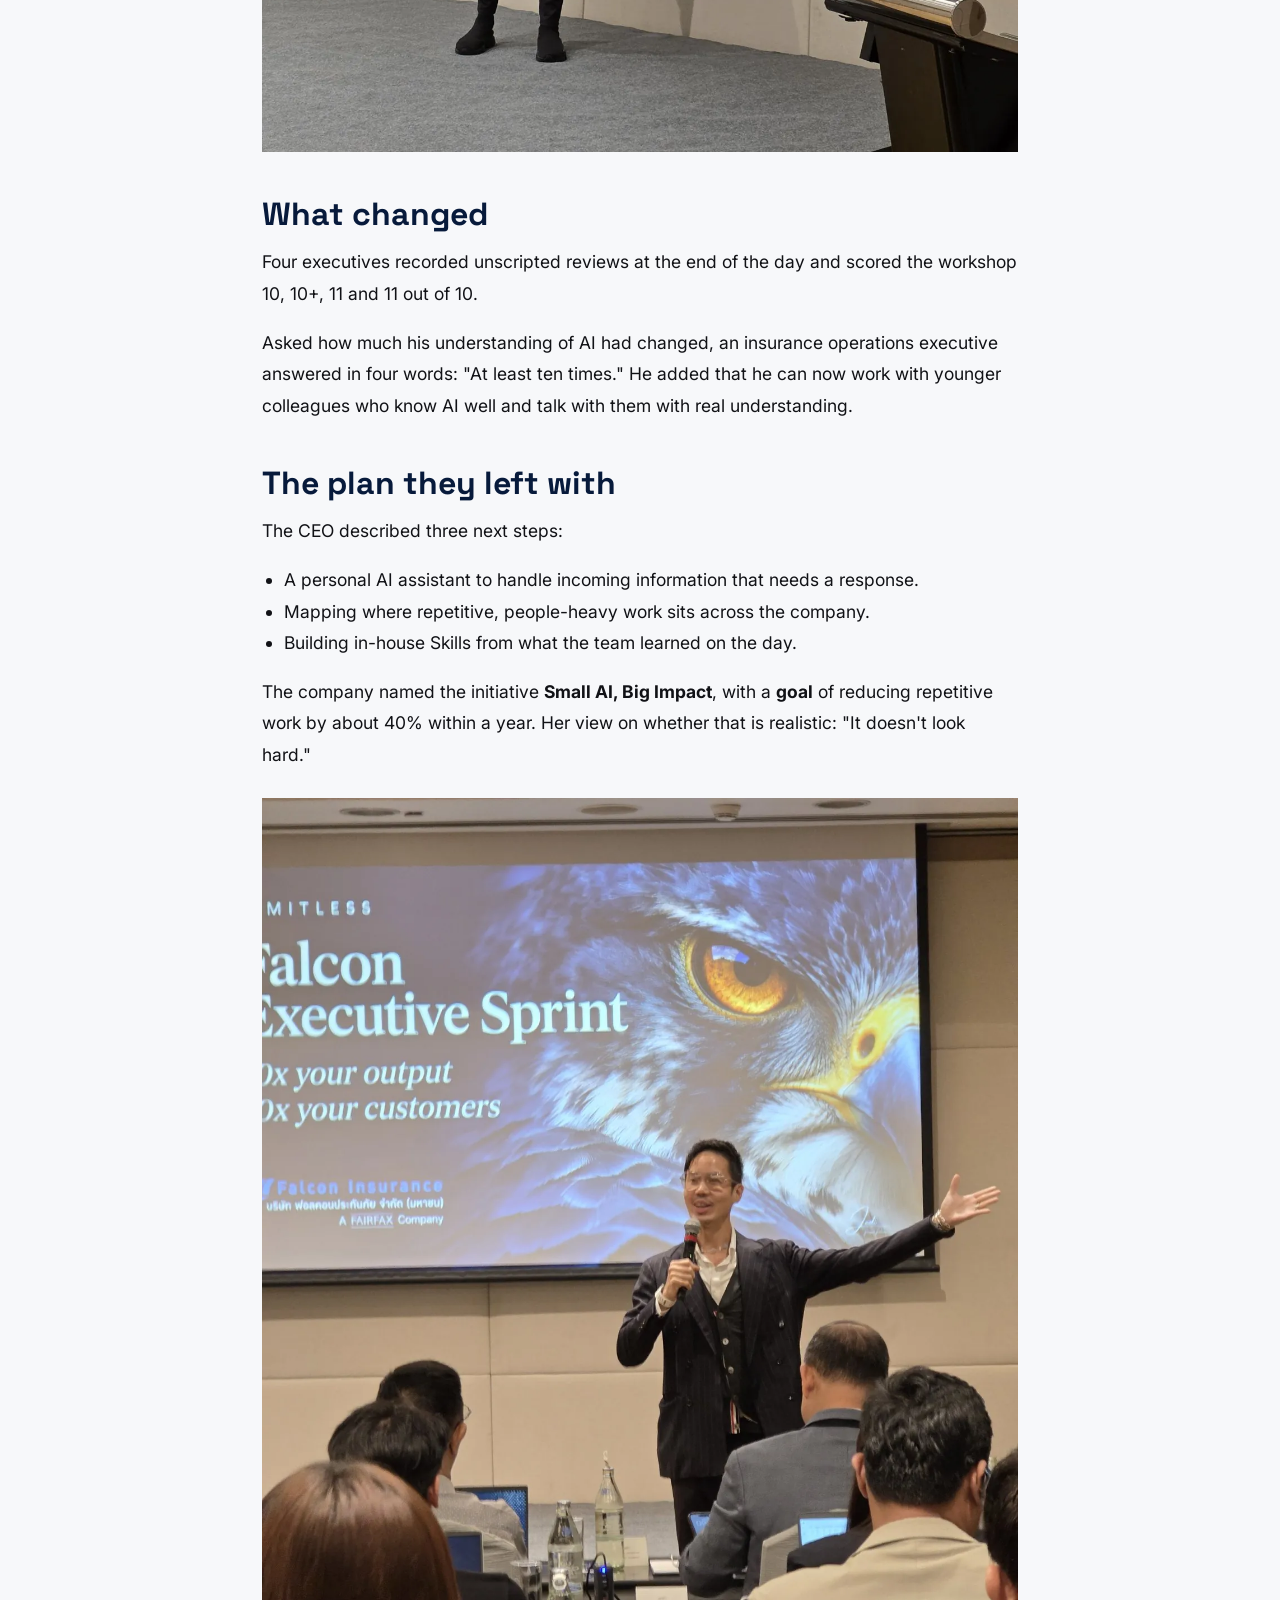
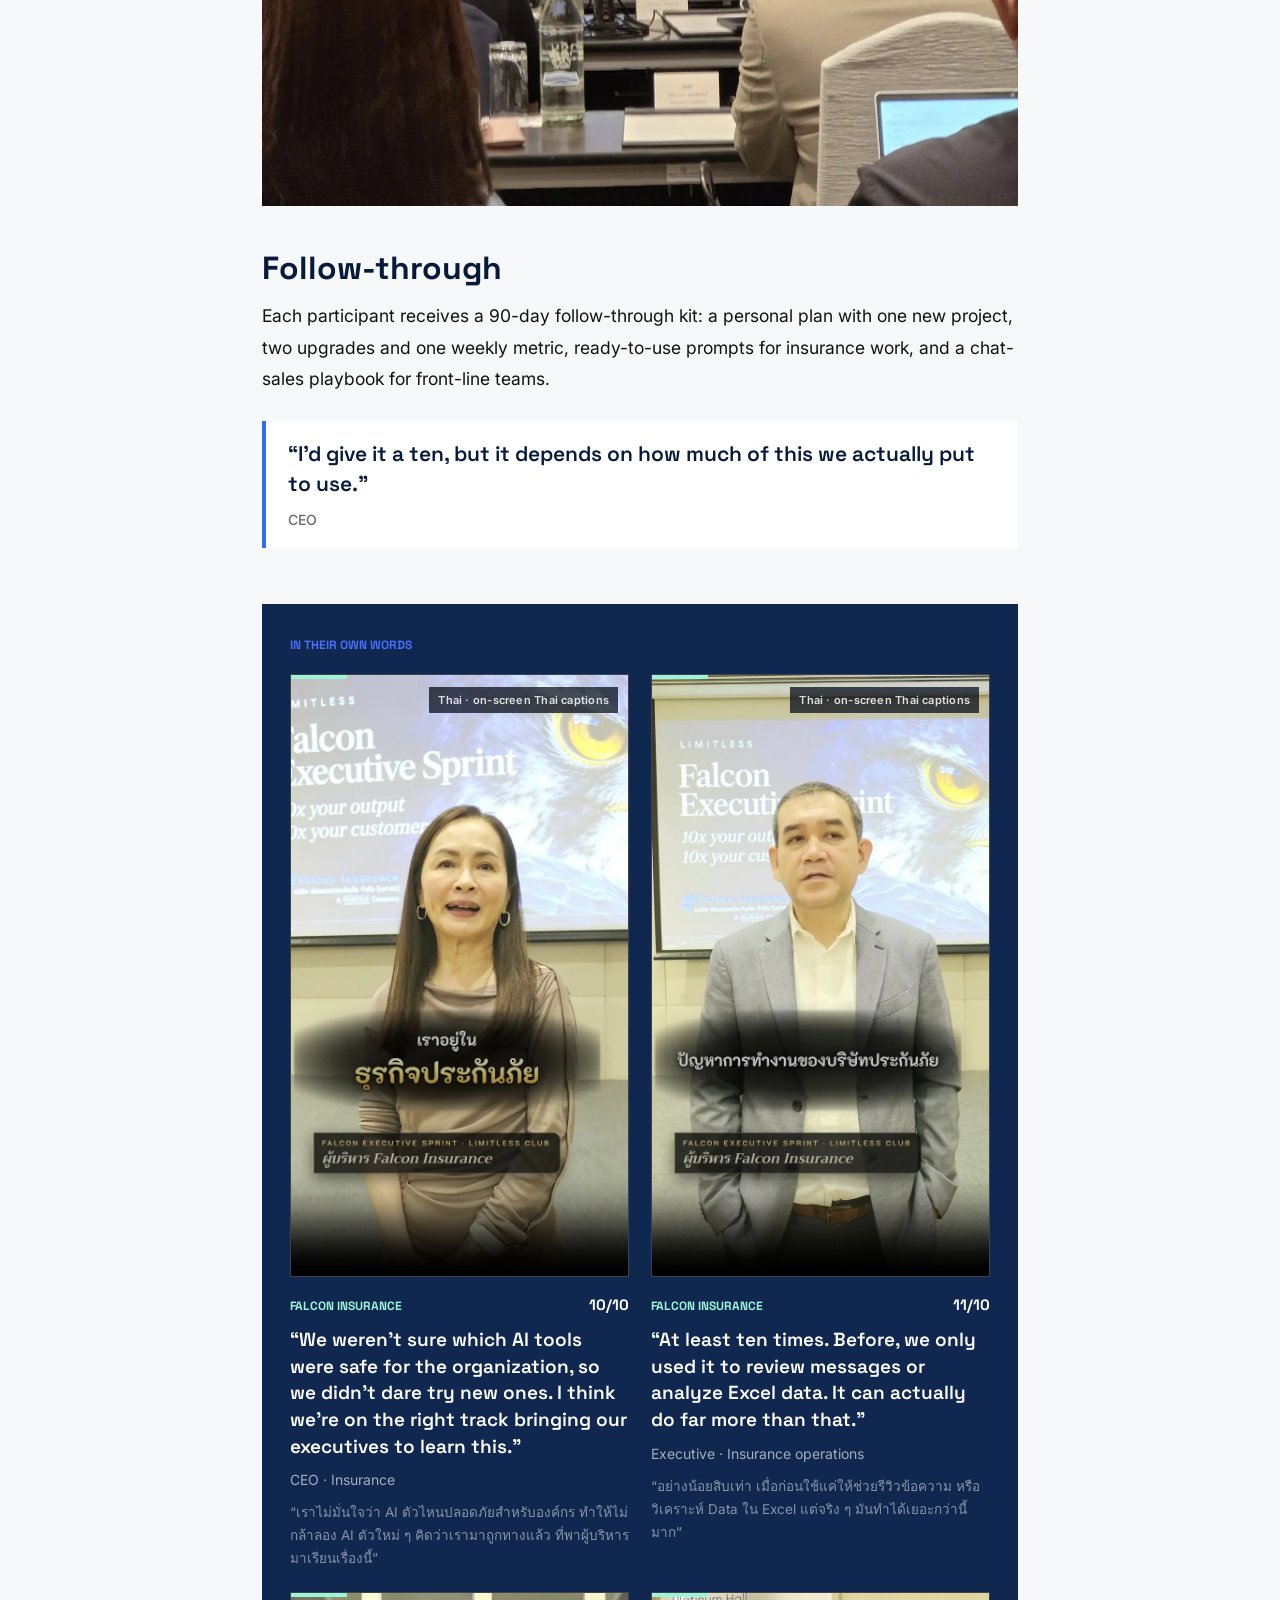
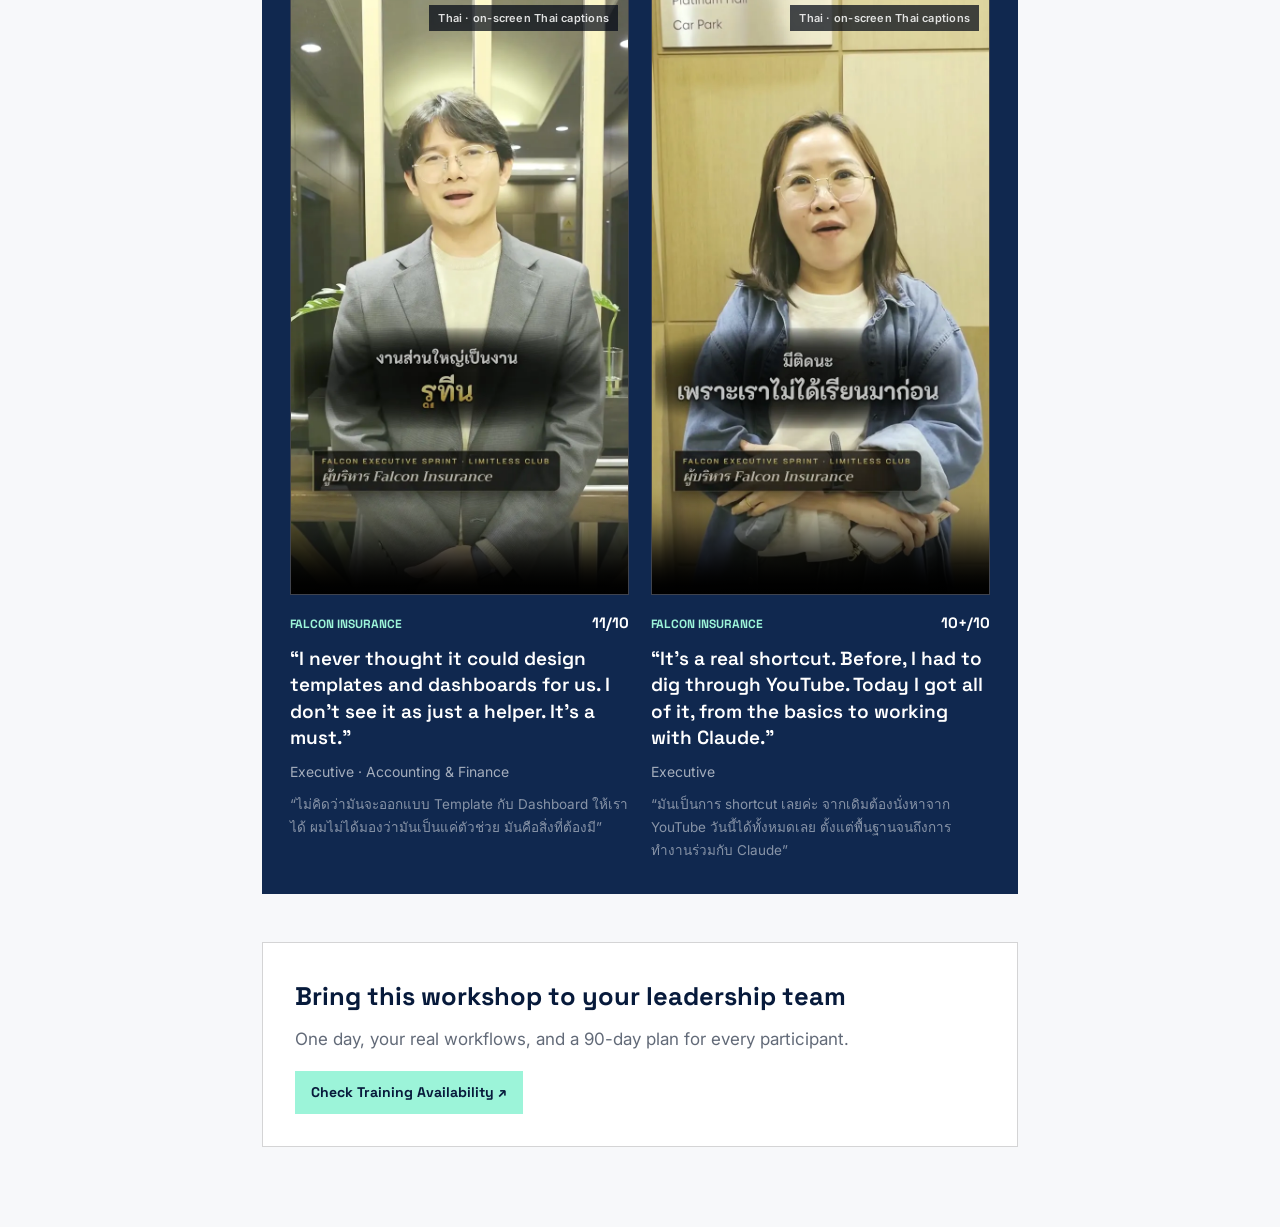
<file: en/cases/falcon.html>
<!doctype html>
<html lang="en"><head><meta charset="utf-8"/><meta content="width=device-width, initial-scale=1" name="viewport"/>
<title>Falcon Insurance: From Hesitating on AI to a Company-Wide Plan | Limitless Corporate AI Training</title>
<meta content="Falcon Insurance brought its executive team to a one-day private workshop. They left with a shared understanding of AI and a plan to cut repetitive work across the company." name="description"/>
<meta content="Falcon Insurance: From Hesitating on AI to a Company-Wide Plan" property="og:title"/><meta content="Falcon Insurance brought its executive team to a one-day private workshop. They left with a shared understanding of AI and a plan to cut repetitive work across the company." property="og:description"/>
<meta content="../../assets/gallery/falcon-01-full.webp" property="og:image"/>
<link href="../assets/favicon.png" rel="icon" type="image/png"/>
<link href="https://fonts.googleapis.com/css2?family=Inter:wght@400;500;600;700&amp;family=Space+Grotesk:wght@500;600;700&amp;display=swap" rel="stylesheet"/>
<link href="../styles.css" rel="stylesheet"/><link href="../client-voices.css" rel="stylesheet"/>
</head><body class="case-page">
<header class="case-top"><a class="case-top__brand" href="../index.html#top">Limitless Corporate AI Training</a><a class="case-top__cta" href="../index.html#contact">Check Availability ↗</a></header>
<main class="case">
<p class="signal-label">Case Study · Insurance · 6 November 2026</p>
<h1>Falcon Insurance: From Hesitating on AI to a Company-Wide Plan</h1>
<p class="case__dek">Falcon Insurance brought its executive team to a one-day private workshop. They left with a shared understanding of AI and a plan to cut repetitive work across the company.</p>
<figure class="case__hero"><img alt="Falcon Insurance · Falcon Executive Sprint" src="../../assets/gallery/falcon-01-full.webp"/></figure>
<div class="case__body"><h2>The challenge</h2><p>Falcon Insurance Public Company Limited, a Fairfax company, runs on paperwork, multi-step processes and a large team handling repetitive tasks. Several executives already used ChatGPT or Claude for email and research, but adoption had stalled.</p><ul><li>AI was used as a chat box only, not connected to the tools people use every day.</li><li>Executives felt behind younger colleagues who were already using AI.</li><li>Nobody was sure which AI tools were safe for the organization, so new tools went untested.</li></ul><blockquote>“We weren&#x27;t sure which AI tools were safe for the organization, so we didn&#x27;t dare try new ones.”<cite>CEO</cite></blockquote><h2>Inside the room</h2><p>The day was hands-on from the first hour. Executives covered how AI works and where it fits in an insurer, then practiced with Skills, connected AI to the apps they already use, and had AI design templates and dashboards for their own work.</p><blockquote>“I never thought it could design templates and dashboards for us.”<cite>Executive, Accounting &amp; Finance</cite></blockquote><figure><img alt="Falcon Insurance workshop" loading="lazy" src="../../assets/gallery/falcon-02-full.webp"/></figure><h2>What changed</h2><p>Four executives recorded unscripted reviews at the end of the day and scored the workshop 10, 10+, 11 and 11 out of 10.</p><p>Asked how much his understanding of AI had changed, an insurance operations executive answered in four words: "At least ten times." He added that he can now work with younger colleagues who know AI well and talk with them with real understanding.</p><h2>The plan they left with</h2><p>The CEO described three next steps:</p><ul><li>A personal AI assistant to handle incoming information that needs a response.</li><li>Mapping where repetitive, people-heavy work sits across the company.</li><li>Building in-house Skills from what the team learned on the day.</li></ul><p>The company named the initiative <b>Small AI, Big Impact</b>, with a <b>goal</b> of reducing repetitive work by about 40% within a year. Her view on whether that is realistic: "It doesn't look hard."</p><figure><img alt="Falcon Insurance workshop" loading="lazy" src="../../assets/gallery/falcon-01-full.webp"/></figure><h2>Follow-through</h2><p>Each participant receives a 90-day follow-through kit: a personal plan with one new project, two upgrades and one weekly metric, ready-to-use prompts for insurance work, and a chat-sales playbook for front-line teams.</p><blockquote>“I&#x27;d give it a ten, but it depends on how much of this we actually put to use.”<cite>CEO</cite></blockquote></div>
<section class="case__voices"><p class="signal-label">In Their Own Words</p><div class="client-voices__grid"><figure class="client-voices__card"><div class="client-voices__video"><video controls playsinline preload="none" poster="../assets/video/falcon-1-poster.webp"><source src="../assets/video/falcon-1.mp4" type="video/mp4"/></video><span class="client-voices__lang">Thai · on-screen Thai captions</span></div><figcaption><p class="client-voices__meta"><span>Falcon Insurance</span><b>10/10</b></p><blockquote>“We weren&#x27;t sure which AI tools were safe for the organization, so we didn&#x27;t dare try new ones. I think we&#x27;re on the right track bringing our executives to learn this.”</blockquote><p class="client-voices__role">CEO · Insurance</p><p class="client-voices__th" lang="th">“เราไม่มั่นใจว่า AI ตัวไหนปลอดภัยสำหรับองค์กร ทำให้ไม่กล้าลอง AI ตัวใหม่ ๆ คิดว่าเรามาถูกทางแล้ว ที่พาผู้บริหารมาเรียนเรื่องนี้”</p></figcaption></figure><figure class="client-voices__card"><div class="client-voices__video"><video controls playsinline preload="none" poster="../assets/video/falcon-2-poster.webp"><source src="../assets/video/falcon-2.mp4" type="video/mp4"/></video><span class="client-voices__lang">Thai · on-screen Thai captions</span></div><figcaption><p class="client-voices__meta"><span>Falcon Insurance</span><b>11/10</b></p><blockquote>“At least ten times. Before, we only used it to review messages or analyze Excel data. It can actually do far more than that.”</blockquote><p class="client-voices__role">Executive · Insurance operations</p><p class="client-voices__th" lang="th">“อย่างน้อยสิบเท่า เมื่อก่อนใช้แค่ให้ช่วยรีวิวข้อความ หรือวิเคราะห์ Data ใน Excel แต่จริง ๆ มันทำได้เยอะกว่านี้มาก”</p></figcaption></figure><figure class="client-voices__card"><div class="client-voices__video"><video controls playsinline preload="none" poster="../assets/video/falcon-3-poster.webp"><source src="../assets/video/falcon-3.mp4" type="video/mp4"/></video><span class="client-voices__lang">Thai · on-screen Thai captions</span></div><figcaption><p class="client-voices__meta"><span>Falcon Insurance</span><b>11/10</b></p><blockquote>“I never thought it could design templates and dashboards for us. I don&#x27;t see it as just a helper. It&#x27;s a must.”</blockquote><p class="client-voices__role">Executive · Accounting &amp; Finance</p><p class="client-voices__th" lang="th">“ไม่คิดว่ามันจะออกแบบ Template กับ Dashboard ให้เราได้ ผมไม่ได้มองว่ามันเป็นแค่ตัวช่วย มันคือสิ่งที่ต้องมี”</p></figcaption></figure><figure class="client-voices__card"><div class="client-voices__video"><video controls playsinline preload="none" poster="../assets/video/falcon-4-poster.webp"><source src="../assets/video/falcon-4.mp4" type="video/mp4"/></video><span class="client-voices__lang">Thai · on-screen Thai captions</span></div><figcaption><p class="client-voices__meta"><span>Falcon Insurance</span><b>10+/10</b></p><blockquote>“It&#x27;s a real shortcut. Before, I had to dig through YouTube. Today I got all of it, from the basics to working with Claude.”</blockquote><p class="client-voices__role">Executive</p><p class="client-voices__th" lang="th">“มันเป็นการ shortcut เลยค่ะ จากเดิมต้องนั่งหาจาก YouTube วันนี้ได้ทั้งหมดเลย ตั้งแต่พื้นฐานจนถึงการทำงานร่วมกับ Claude”</p></figcaption></figure></div></section>
<aside class="case__cta"><h2>Bring this workshop to your leadership team</h2><p>One day, your real workflows, and a 90-day plan for every participant.</p>
<a class="case-top__cta" href="../index.html#contact">Check Training Availability ↗</a></aside>
</main></body></html>
</file>
<file: styles.css>
:root {
  --font-thai: "Anuphan";
  --font-body: "IBM Plex Sans Thai";
  --font-display: "Space Grotesk";
  --navy: #071a3b;
  --navy-2: #10284f;
  --ink: #111216;
  --paper: #f7f8fa;
  --white: #ffffff;
  --orange: #2f6bff;
  --citron: #9cf4d9;
  --cobalt: #496fff;
  --muted: #626a78;
  --line: rgba(17, 18, 22, 0.18);
  --line-light: rgba(255, 255, 255, 0.2);
  --page: 1200px;
}

* {
  box-sizing: border-box;
}

html {
  scroll-behavior: smooth;
}

body {
  margin: 0;
  overflow-x: hidden;
  background: var(--paper);
  color: var(--ink);
  font-family: var(--font-body), var(--font-thai), sans-serif;
  font-size: 17px;
  line-height: 1.65;
  letter-spacing: 0;
}

a {
  color: inherit;
  text-decoration: none;
}

button,
input,
summary {
  font: inherit;
}

button,
summary,
a {
  -webkit-tap-highlight-color: transparent;
}

button {
  cursor: pointer;
}

img {
  max-width: 100%;
}

h1,
h2,
h3,
p {
  margin-top: 0;
}

h1,
h2,
h3 {
  font-family: var(--font-thai), sans-serif;
  letter-spacing: 0;
}

.site-header {
  position: sticky;
  z-index: 80;
  top: 0;
  display: grid;
  min-height: 74px;
  grid-template-columns: 1fr auto 1fr;
  align-items: center;
  padding: 10px clamp(18px, 4vw, 60px);
  border-bottom: 1px solid rgba(7, 26, 59, 0.14);
  background: rgba(255, 255, 255, 0.96);
  backdrop-filter: blur(18px);
}

.brand {
  display: block;
  width: fit-content;
}

.brand img {
  display: block;
  width: 210px;
  height: auto;
}

.site-header nav {
  display: flex;
  align-items: center;
  gap: 30px;
  color: var(--navy);
  font-size: 13px;
  font-weight: 700;
}

.site-header nav a {
  position: relative;
}

.site-header nav a::after {
  position: absolute;
  right: 0;
  bottom: -7px;
  left: 0;
  height: 2px;
  transform: scaleX(0);
  transform-origin: left;
  background: var(--orange);
  content: "";
  transition: transform 160ms ease;
}

.site-header nav a:hover::after {
  transform: scaleX(1);
}

.site-header > .button {
  justify-self: end;
}

.button {
  display: inline-flex;
  min-height: 54px;
  align-items: center;
  justify-content: space-between;
  gap: 24px;
  padding: 14px 20px;
  border: 1px solid currentColor;
  border-radius: 0;
  font-weight: 700;
  transition: transform 160ms ease, box-shadow 160ms ease;
}

.button:hover {
  transform: translateY(-3px);
  box-shadow: 0 6px 0 rgba(17, 18, 22, 0.18);
}

.button span {
  font-family: var(--font-display), sans-serif;
  font-size: 20px;
}

.button--header {
  min-height: 42px;
  padding: 8px 14px;
  border-color: var(--navy);
  background: var(--navy);
  color: var(--white);
  font-size: 13px;
}

.button--signal {
  border-color: var(--orange);
  background: var(--orange);
  color: var(--white);
}

.button--outline {
  border-color: rgba(255, 255, 255, 0.42);
  background: transparent;
  color: var(--white);
}

.button--outline:hover {
  border-color: var(--white);
}

.button--dark {
  border-color: var(--navy);
  background: var(--navy);
  color: var(--white);
}

.signal-label {
  margin-bottom: 18px;
  color: var(--cobalt);
  font-family: var(--font-display), var(--font-thai), sans-serif;
  font-size: 12px;
  font-weight: 700;
  text-transform: uppercase;
}

.signal-label--orange {
  color: var(--orange);
}

.signal-label--citron {
  color: var(--citron);
}

.hero {
  position: relative;
  overflow: hidden;
  min-height: calc(100svh - 74px);
  background: var(--navy);
  color: var(--white);
}

.hero__visual {
  position: absolute;
  z-index: 0;
  inset: 0;
  width: 100%;
  height: 100%;
  object-fit: cover;
  object-position: center;
}

.hero::before {
  position: absolute;
  z-index: 1;
  inset: 0;
  background: linear-gradient(90deg, rgba(7, 26, 59, 0.98) 0%, rgba(7, 26, 59, 0.93) 42%, rgba(7, 26, 59, 0.58) 68%, rgba(7, 26, 59, 0.18) 100%);
  content: "";
}

.hero__inner {
  position: relative;
  z-index: 2;
  display: flex;
  min-height: 690px;
  align-items: center;
  max-width: var(--page);
  margin: auto;
  padding: clamp(70px, 8vw, 116px) clamp(22px, 5vw, 70px) 88px;
}

.hero__copy {
  width: min(850px, 68%);
}

.hero .signal-label {
  color: var(--citron);
}

.hero__system-label {
  display: inline-block;
  margin: 0 0 22px;
  padding: 7px 10px;
  border: 1px solid var(--citron);
  background: rgba(7, 26, 59, 0.62);
  color: var(--citron);
  font-family: var(--font-display), var(--font-thai), sans-serif;
  font-size: 11px;
  font-weight: 700;
  text-transform: uppercase;
}

.hero h1 {
  max-width: 850px;
  margin-bottom: 28px;
  font-size: clamp(58px, 5.6vw, 78px);
  font-weight: 700;
  line-height: 1.16;
}

.hero h1 span,
.hero h1 strong {
  display: block;
}

.hero h1 strong {
  color: var(--citron);
  margin-top: 0.08em;
}

.hero__statement {
  max-width: 660px;
  margin-bottom: 16px;
  font-family: var(--font-thai), sans-serif;
  font-size: clamp(24px, 2.5vw, 34px);
  font-weight: 600;
  line-height: 1.48;
}

.hero__lead {
  max-width: 610px;
  margin-bottom: 30px;
  color: rgba(255, 255, 255, 0.88);
  font-size: 19px;
  line-height: 1.75;
}

.hero__actions {
  display: flex;
  align-items: center;
  gap: 26px;
}

.text-link {
  display: inline-flex;
  align-items: center;
  gap: 10px;
  color: rgba(255, 255, 255, 0.76);
  font-size: 14px;
  font-weight: 600;
}

.text-link:hover {
  color: var(--citron);
}

.hero__proof {
  display: flex;
  flex-wrap: wrap;
  gap: 10px 20px;
  margin: 28px 0 0;
  font-size: 15px;
}

.hero__proof span {
  color: rgba(255, 255, 255, 0.62);
}

.hero__coach {
  position: absolute;
  right: 2%;
  bottom: 42px;
  margin: 0;
  color: var(--white);
  text-align: right;
  text-shadow: 0 2px 12px rgba(0, 0, 0, 0.72);
}

.hero__coach span,
.hero__coach strong,
.hero__coach small {
  display: block;
}

.hero__coach span,
.hero__coach small {
  font-size: 13px;
}

.hero__coach strong {
  margin: 3px 0;
  font-size: 28px;
}

.hero__signal-line {
  position: relative;
  z-index: 3;
  display: flex;
  min-height: 54px;
  align-items: center;
  justify-content: center;
  gap: 24px;
  padding: 12px 20px;
  background: var(--orange);
  color: var(--ink);
  font-family: var(--font-display), sans-serif;
  font-size: 12px;
  font-weight: 700;
}

.hero__signal-line i {
  width: 5px;
  height: 5px;
  background: var(--ink);
}

.hero__outcomes {
  position: relative;
  z-index: 2;
  display: grid;
  grid-template-columns: 1.25fr repeat(3, 1fr);
  max-width: var(--page);
  margin: auto;
  padding: 0 clamp(22px, 5vw, 70px);
  background: var(--navy);
}

.hero__outcomes > * {
  min-height: 128px;
  margin: 0;
  padding: 25px 22px;
  border-right: 1px solid var(--line-light);
}

.hero__outcomes > *:first-child {
  padding-left: 0;
}

.hero__outcomes > *:last-child {
  border-right: 0;
}

.hero__outcomes p,
.hero__outcomes div {
  display: flex;
  flex-direction: column;
  justify-content: center;
}

.hero__outcomes b {
  margin-bottom: 10px;
  color: var(--orange);
  font-family: var(--font-display), sans-serif;
  font-size: 11px;
}

.hero__outcomes strong {
  font-family: var(--font-display), var(--font-thai), sans-serif;
  font-size: 18px;
}

.hero__outcomes span {
  margin-top: 5px;
  color: rgba(255, 255, 255, 0.72);
  font-size: 15px;
  line-height: 1.55;
}

.ceo-system-band {
  display: grid;
  grid-template-columns: minmax(260px, 0.7fr) minmax(0, 1.3fr);
  gap: 38px 70px;
  padding: clamp(64px, 7vw, 96px) clamp(22px, 5vw, 70px) 0;
  border-top: 1px solid rgba(255, 255, 255, 0.18);
  background: var(--navy);
  color: var(--white);
}

.ceo-system-band__intro,
.ceo-system-band__copy,
.ceo-system-band__outcomes {
  width: 100%;
  max-width: var(--page);
}

.ceo-system-band__intro .signal-label {
  margin-bottom: 14px;
}

.ceo-system-band__intro h2 {
  margin: 0;
  font-size: clamp(34px, 4vw, 58px);
  line-height: 1.1;
}

.ceo-system-band__copy p {
  margin-bottom: 12px;
  color: var(--citron);
  font-family: var(--font-thai), sans-serif;
  font-size: clamp(21px, 2.1vw, 29px);
  font-weight: 600;
  line-height: 1.55;
}

.ceo-system-band__copy span {
  display: block;
  max-width: 760px;
  color: rgba(255, 255, 255, 0.72);
  line-height: 1.75;
}

.ceo-system-band__outcomes {
  display: grid;
  grid-column: 1 / -1;
  grid-template-columns: repeat(4, 1fr);
  max-width: none;
  border-top: 1px solid var(--line-light);
}

.ceo-system-band__outcomes b {
  padding: 22px 18px;
  border-right: 1px solid var(--line-light);
  color: var(--white);
  font-family: var(--font-display), sans-serif;
  font-size: 12px;
  text-align: center;
}

.ceo-system-band__outcomes b:last-child {
  border-right: 0;
}

.training-video {
  display: grid;
  grid-template-columns: minmax(280px, 0.72fr) minmax(0, 1.28fr);
  align-items: center;
  gap: clamp(40px, 6vw, 92px);
  padding: clamp(72px, 8vw, 118px) clamp(22px, 5vw, 70px);
  border-top: 1px solid var(--line-light);
  background: var(--navy);
  color: var(--white);
}

.training-video > * {
  width: 100%;
  max-width: var(--page);
}

.training-video__intro h2 {
  margin: 16px 0 22px;
  font-size: clamp(34px, 4vw, 58px);
  line-height: 1.18;
}

.training-video__intro > p:last-child {
  max-width: 570px;
  margin: 0;
  color: rgba(255, 255, 255, 0.72);
  font-size: 18px;
  line-height: 1.8;
}

.training-video__player {
  position: relative;
  overflow: hidden;
  aspect-ratio: 16 / 9;
  border: 1px solid rgba(255, 255, 255, 0.24);
  background: #020816;
  box-shadow: 0 30px 80px rgba(0, 0, 0, 0.3);
}

.training-video__player::before {
  position: absolute;
  z-index: 1;
  top: 0;
  left: 0;
  width: 72px;
  height: 4px;
  background: var(--citron);
  content: "";
  pointer-events: none;
}

.training-video__player iframe {
  display: block;
  width: 100%;
  height: 100%;
  border: 0;
}

.workforce-section,
.value-section,
.departments-section,
.outcome-content,
.workshop-section,
.fit-section,
.faq-section {
  padding: clamp(76px, 9vw, 132px) clamp(22px, 5vw, 70px);
}

.workforce-section > *,
.value-section > *,
.departments-section > *,
.outcome-content > *,
.workshop-section > *,
.fit-section,
.faq-section > * {
  max-width: var(--page);
  margin-right: auto;
  margin-left: auto;
}

.section-intro {
  display: grid;
  grid-template-columns: minmax(0, 1fr) minmax(260px, 0.45fr);
  align-items: end;
  gap: 48px;
  margin-bottom: 58px;
}

.section-intro .signal-label {
  grid-column: 1 / -1;
  margin-bottom: -30px;
}

.section-intro h2 {
  margin-bottom: 0;
  font-size: clamp(40px, 5vw, 68px);
  line-height: 1.12;
}

.section-intro > p:last-child {
  margin-bottom: 0;
  color: var(--muted);
  font-size: 18px;
  line-height: 1.75;
}

.section-intro--compact {
  display: block;
  max-width: 820px;
}

.section-intro--compact .signal-label {
  margin-bottom: 16px;
}

.section-intro--light {
  color: var(--white);
}

.section-intro--light > p:last-child {
  color: rgba(255, 255, 255, 0.76);
}

.workforce-section {
  background: var(--white);
}

.role-map {
  display: grid;
  grid-template-columns: minmax(250px, 0.36fr) 1fr;
  border-top: 1px solid var(--ink);
  border-bottom: 1px solid var(--ink);
}

.employee-signal {
  display: flex;
  min-height: 560px;
  flex-direction: column;
  justify-content: flex-end;
  padding: 38px;
  background: var(--navy);
  color: var(--white);
}

.employee-signal span {
  color: var(--citron);
  font-family: var(--font-display), sans-serif;
  font-size: clamp(110px, 13vw, 180px);
  font-weight: 700;
  line-height: 0.76;
}

.employee-signal strong {
  margin-top: 32px;
  font-family: var(--font-display), sans-serif;
  font-size: 24px;
}

.employee-signal small {
  margin-top: 7px;
  color: rgba(255, 255, 255, 0.72);
  font-size: 14px;
  line-height: 1.5;
}

.role-stream {
  display: grid;
  grid-template-columns: repeat(2, 1fr);
  margin: 0;
  padding: 0;
  list-style: none;
}

.role-stream li {
  display: grid;
  min-height: 112px;
  grid-template-columns: 38px 1fr;
  align-content: center;
  padding: 18px 24px;
  border-bottom: 1px solid var(--line);
}

.role-stream li:nth-child(odd) {
  border-right: 1px solid var(--line);
}

.role-stream li:nth-last-child(-n + 2) {
  border-bottom: 0;
}

.role-stream b {
  grid-row: span 2;
  color: var(--orange);
  font-family: var(--font-display), sans-serif;
  font-size: 11px;
}

.role-stream strong {
  font-family: var(--font-display), var(--font-thai), sans-serif;
  font-size: 19px;
}

.role-stream span {
  margin-top: 4px;
  color: var(--muted);
  font-size: 15px;
  line-height: 1.5;
}

.department-runway {
  display: flex;
  flex-wrap: wrap;
  gap: 0;
  margin-top: 28px;
  border-top: 1px solid var(--ink);
  border-bottom: 1px solid var(--ink);
}

.department-runway span {
  position: relative;
  padding: 17px 22px 17px 0;
  color: var(--navy);
  font-family: var(--font-display), var(--font-thai), sans-serif;
  font-size: 14px;
  font-weight: 700;
}

.department-runway span:not(:last-child)::after {
  display: inline-block;
  width: 5px;
  height: 5px;
  margin-left: 22px;
  background: var(--orange);
  content: "";
  vertical-align: middle;
}

.scale-flow {
  display: grid;
  grid-template-columns: 1fr auto 1fr auto 1fr;
  align-items: center;
  margin-top: 46px;
  padding: 28px 36px;
  border-bottom: 1px solid var(--ink);
  background: var(--white);
}

.scale-flow div {
  display: grid;
  grid-template-columns: auto 1fr;
  align-items: end;
}

.scale-flow strong {
  grid-row: span 2;
  margin-right: 16px;
  font-family: var(--font-display), sans-serif;
  font-size: clamp(50px, 6vw, 78px);
  line-height: 0.8;
}

.scale-flow span {
  color: rgba(17, 18, 22, 0.62);
  font-size: 14px;
}

.scale-flow b {
  font-family: var(--font-display), sans-serif;
  font-size: 16px;
}

.scale-flow i {
  color: var(--orange);
  font-family: var(--font-display), sans-serif;
  font-size: 30px;
  font-style: normal;
}

.fine-print {
  max-width: 780px;
  margin: 18px 0 0 auto;
  color: var(--muted);
  font-size: 13px;
  line-height: 1.65;
  text-align: right;
}

.value-section {
  background: var(--paper);
}

.metric-runway {
  display: grid;
  grid-template-columns: repeat(4, 1fr);
  max-width: var(--page);
  margin: 0 auto;
  border-top: 1px solid var(--ink);
  border-bottom: 1px solid var(--ink);
}

.metric-runway > div {
  display: flex;
  min-height: 190px;
  flex-direction: column;
  justify-content: flex-end;
  padding: 28px;
  border-right: 1px solid var(--ink);
}

.metric-runway > div:last-child {
  border-right: 0;
}

.metric-runway__lead {
  background: var(--orange);
}

.metric-runway small,
.metric-runway span {
  color: var(--muted);
  font-size: 15px;
}

.metric-runway__lead span {
  color: rgba(17, 18, 22, 0.67);
}

.metric-runway strong {
  margin: 8px 0;
  color: var(--navy);
  font-family: var(--font-display), sans-serif;
  font-size: clamp(54px, 6vw, 86px);
  line-height: 0.9;
}

.calculator-intro {
  display: grid;
  grid-template-columns: 1fr 0.7fr;
  gap: 48px;
  align-items: end;
  max-width: var(--page);
  margin: 100px auto 34px;
}

.calculator-intro h3 {
  margin-bottom: 0;
  font-size: clamp(34px, 4vw, 54px);
}

.calculator-intro > p {
  margin-bottom: 0;
  color: var(--muted);
  font-size: 18px;
  line-height: 1.75;
}

.calculator {
  display: grid;
  grid-template-columns: 1.08fr 0.92fr;
  max-width: var(--page);
  margin: auto;
  overflow: hidden;
  border: 1px solid var(--navy);
  border-radius: 4px;
  background: var(--white);
}

.calculator__controls {
  padding: clamp(28px, 4vw, 54px);
}

.control-group + .control-group {
  margin-top: 42px;
}

.control-heading {
  display: flex;
  justify-content: space-between;
  gap: 18px;
  margin-bottom: 18px;
}

.control-heading label {
  font-size: 17px;
  font-weight: 700;
}

.control-heading output {
  color: var(--cobalt);
  font-family: var(--font-display), var(--font-thai), sans-serif;
  font-weight: 700;
  font-size: 16px;
}

.segment {
  display: flex;
  gap: 8px;
  margin-bottom: 18px;
}

.segment button {
  min-height: 42px;
  padding: 7px 17px;
  border: 1px solid var(--line);
  background: transparent;
}

.segment button[aria-pressed="true"] {
  border-color: var(--orange);
  background: var(--orange);
  color: var(--ink);
  font-weight: 700;
}

.control-group input[type="range"] {
  width: 100%;
  accent-color: var(--cobalt);
}

.range-ends {
  display: flex;
  justify-content: space-between;
  margin-top: 5px;
  color: var(--muted);
  font-size: 12px;
}

.calculator__results {
  display: flex;
  flex-direction: column;
  justify-content: center;
  padding: clamp(32px, 5vw, 66px);
  background: var(--navy);
  color: var(--white);
}

.result-primary strong,
.result-primary span,
.result-secondary span,
.result-secondary strong {
  display: block;
}

.result-primary strong {
  color: var(--citron);
  font-family: var(--font-display), sans-serif;
  font-size: clamp(62px, 7vw, 100px);
  line-height: 0.95;
}

.result-primary span {
  margin-top: 7px;
  color: rgba(255, 255, 255, 0.76);
  font-size: 16px;
}

.result-secondary {
  margin-top: 40px;
  padding-top: 24px;
  border-top: 1px solid var(--line-light);
}

.result-secondary span {
  color: rgba(255, 255, 255, 0.74);
  font-size: 15px;
}

.result-secondary strong {
  margin-top: 7px;
  font-size: clamp(28px, 3vw, 44px);
}

.result-mini {
  display: flex;
  flex-wrap: wrap;
  gap: 9px 20px;
  margin-top: 20px;
  color: var(--orange);
  font-size: 14px;
}

.calculator__note {
  margin: 34px 0 0;
  color: rgba(255, 255, 255, 0.58);
  font-size: 12px;
  line-height: 1.6;
}

.brief-action {
  display: flex;
  align-items: center;
  justify-content: space-between;
  gap: 32px;
  max-width: var(--page);
  margin: 20px auto 0;
  padding: 22px 24px;
  border: 1px solid var(--navy);
  background: var(--white);
}

.brief-action div,
.brief-action strong,
.brief-action span {
  display: block;
}

.brief-action strong {
  color: var(--navy);
  font-family: var(--font-thai), sans-serif;
  font-size: 18px;
}

.brief-action div > span {
  margin-top: 3px;
  color: var(--muted);
  font-size: 14px;
}

.button--brief {
  flex: 0 0 auto;
  border-color: var(--navy);
  background: var(--navy);
  color: var(--white);
}

.cost-section {
  padding: clamp(78px, 9vw, 128px) clamp(22px, 5vw, 70px);
  background: #eef1f5;
  color: var(--ink);
}

.cost-section > * {
  max-width: var(--page);
  margin-right: auto;
  margin-left: auto;
}

.cost-section__header {
  display: grid;
  grid-template-columns: 1fr 0.42fr;
  align-items: end;
  gap: 48px;
  margin-bottom: 48px;
}

.cost-section__header .signal-label {
  grid-column: 1 / -1;
  margin-bottom: -28px;
  color: var(--orange);
}

.cost-section h2 {
  margin-bottom: 0;
  font-size: clamp(44px, 5vw, 70px);
  line-height: 1.1;
}

.cost-section__header > p:last-child {
  margin-bottom: 0;
  color: var(--muted);
  font-size: 18px;
  line-height: 1.75;
}

.cost-table {
  border-top: 1px solid var(--ink);
  border-bottom: 1px solid var(--ink);
}

.cost-row {
  display: grid;
  grid-template-columns: 0.75fr repeat(3, 1fr);
  align-items: stretch;
  min-height: 86px;
  border-bottom: 1px solid var(--ink);
}

.cost-row:last-child {
  border-bottom: 0;
}

.cost-row > * {
  display: flex;
  align-items: center;
  padding: 18px 22px;
  border-right: 1px solid var(--ink);
}

.cost-row > *:last-child {
  border-right: 0;
}

.cost-row--head {
  min-height: 50px;
  font-size: 13px;
  font-weight: 700;
}

.cost-row--featured {
  background: var(--navy);
  color: var(--white);
}

.cost-row--featured > * {
  border-color: var(--line-light);
}

.cost-row span,
.cost-row strong {
  font-family: var(--font-display), var(--font-thai), sans-serif;
  font-size: clamp(16px, 2vw, 25px);
  font-weight: 700;
}

.cost-row--head span {
  font-size: 13px;
}

.friction-line {
  display: grid;
  grid-template-columns: repeat(4, 1fr);
  margin-top: 24px;
  border-top: 1px solid rgba(17, 18, 22, 0.35);
}

.friction-line span {
  padding: 20px 18px 0 0;
  font-size: 16px;
  font-weight: 600;
  line-height: 1.6;
}

.method-section {
  padding: clamp(82px, 10vw, 146px) clamp(22px, 5vw, 70px);
  background: var(--navy);
  color: var(--white);
}

.method-section > * {
  max-width: var(--page);
  margin-right: auto;
  margin-left: auto;
}

.method-track {
  position: relative;
  display: grid;
  grid-template-columns: repeat(6, 1fr);
  gap: 24px;
  padding-top: 54px;
}

.method-track::before {
  position: absolute;
  top: 22px;
  right: 0;
  left: 0;
  height: 2px;
  background: var(--orange);
  content: "";
}

.method-track article {
  position: relative;
}

.method-track article::before {
  position: absolute;
  top: -39px;
  left: 0;
  width: 12px;
  height: 12px;
  background: var(--orange);
  content: "";
}

.method-track span {
  color: var(--orange);
  font-family: var(--font-display), sans-serif;
  font-size: 11px;
}

.method-track h3 {
  margin: 20px 0 12px;
  font-family: var(--font-display), sans-serif;
  font-size: 24px;
  text-transform: uppercase;
}

.method-track p {
  margin: 0;
  color: rgba(255, 255, 255, 0.74);
  font-size: 15px;
  line-height: 1.7;
}

.departments-section {
  background: var(--white);
}

.department-list {
  display: grid;
  grid-template-columns: repeat(2, 1fr);
  column-gap: 54px;
  border-top: 1px solid var(--ink);
}

.department-list article {
  display: grid;
  min-height: 132px;
  grid-template-columns: 42px 0.55fr 1fr;
  align-items: center;
  gap: 16px;
  border-bottom: 1px solid var(--ink);
}

.department-list span {
  color: var(--orange);
  font-family: var(--font-display), sans-serif;
  font-size: 11px;
}

.department-list h3,
.department-list p {
  margin: 0;
}

.department-list h3 {
  font-family: var(--font-display), var(--font-thai), sans-serif;
  font-size: clamp(22px, 2.2vw, 30px);
}

.department-list p {
  color: var(--muted);
  font-size: 12px;
  line-height: 1.65;
}

.outcome-section {
  background: var(--paper);
}

.outcome-photo {
  position: relative;
  max-width: 1440px;
  margin: 0 auto;
  overflow: hidden;
  background: var(--navy);
}

.outcome-photo img {
  display: block;
  width: 100%;
  height: min(58vw, 650px);
  object-fit: cover;
  object-position: center top;
}

.outcome-photo figcaption {
  position: absolute;
  right: 0;
  bottom: 0;
  padding: 14px 20px;
  background: var(--orange);
  color: var(--ink);
  font-family: var(--font-display), var(--font-thai), sans-serif;
  font-size: 12px;
  font-weight: 700;
}

.outcome-content {
  padding-bottom: clamp(64px, 6vw, 86px);
  background: var(--paper);
}

.outcome-list {
  display: grid;
  grid-template-columns: repeat(2, 1fr);
  column-gap: 50px;
  margin: 0;
  padding: 0;
  border-top: 1px solid var(--ink);
  list-style: none;
}

.outcome-list li {
  display: grid;
  min-height: 94px;
  grid-template-columns: 38px 1fr;
  align-items: center;
  border-bottom: 1px solid var(--line);
  font-size: 17px;
  line-height: 1.65;
}

.outcome-list b {
  color: var(--orange);
  font-family: var(--font-display), sans-serif;
  font-size: 11px;
}

.workshop-section {
  padding-top: clamp(72px, 7vw, 96px);
  background: var(--white);
}

.agenda {
  display: grid;
  grid-template-columns: repeat(2, 1fr);
  gap: 0 54px;
  border-top: 1px solid var(--ink);
}

.agenda article {
  display: grid;
  min-height: 126px;
  grid-template-columns: 42px 0.72fr 1fr;
  align-items: center;
  gap: 16px;
  border-bottom: 1px solid var(--ink);
}

.agenda span {
  color: var(--cobalt);
  font-family: var(--font-display), sans-serif;
  font-size: 11px;
}

.agenda h3,
.agenda p {
  margin: 0;
}

.agenda h3 {
  font-family: var(--font-display), var(--font-thai), sans-serif;
  font-size: 20px;
}

.agenda p {
  color: var(--muted);
  font-size: 15px;
  line-height: 1.7;
}

.proof-section {
  background: var(--navy);
  color: var(--white);
}

.proof-image {
  height: min(48vw, 650px);
  overflow: hidden;
}

.proof-image img {
  display: block;
  width: 100%;
  height: 100%;
  object-fit: cover;
  object-position: center 42%;
}

.proof-content {
  max-width: var(--page);
  margin: auto;
  padding: clamp(70px, 8vw, 116px) clamp(22px, 5vw, 70px);
}

.proof-content h2 {
  max-width: 620px;
  margin-bottom: 40px;
  font-size: clamp(42px, 4.8vw, 66px);
  line-height: 1.12;
}

.proof-numbers {
  display: grid;
  grid-template-columns: repeat(3, 1fr);
  border-top: 1px solid var(--line-light);
  border-bottom: 1px solid var(--line-light);
}

.proof-numbers div {
  min-height: 120px;
  padding: 22px 14px 22px 0;
}

.proof-numbers strong,
.proof-numbers span {
  display: block;
}

.proof-numbers strong {
  color: var(--orange);
  font-family: var(--font-display), sans-serif;
  font-size: clamp(34px, 3vw, 48px);
}

.proof-numbers span {
  margin-top: 6px;
  color: rgba(255, 255, 255, 0.72);
  font-size: 14px;
}

.client-label {
  margin: 30px 0 8px;
  color: rgba(255, 255, 255, 0.58);
  font-size: 12px;
}

.client-names {
  margin: 0;
  color: rgba(255, 255, 255, 0.72);
  font-size: 15px;
  line-height: 1.8;
}

.trainer-story {
  display: grid;
  grid-template-columns: 0.75fr 1.25fr;
  column-gap: 70px;
  margin-top: 36px;
  padding-top: 34px;
  border-top: 1px solid var(--orange);
}

.trainer-story .signal-label {
  grid-column: 1 / -1;
  margin-bottom: 10px;
}

.trainer-story h3 {
  margin-bottom: 8px;
  font-size: clamp(27px, 3vw, 40px);
}

.trainer-story > strong {
  color: var(--orange);
  font-family: var(--font-display), sans-serif;
  font-size: 13px;
  text-transform: uppercase;
}

.trainer-story > p:not(.signal-label):not(.trainer-facts) {
  grid-column: 2;
  grid-row: 2 / span 3;
  margin: 20px 0 0;
  color: rgba(255, 255, 255, 0.78);
  font-size: 17px;
  line-height: 1.8;
}

.trainer-story .trainer-facts {
  grid-column: 1;
  margin: 18px 0 0;
  color: rgba(255, 255, 255, 0.58);
  font-size: 12px;
  line-height: 1.65;
}

.fit-section {
  display: grid;
  grid-template-columns: 1fr 0.78fr;
  gap: 70px;
  align-items: start;
  background: var(--paper);
}

.fit-column h2 {
  margin-bottom: 30px;
  font-size: clamp(38px, 4vw, 58px);
  line-height: 1.16;
}

.fit-column h3 {
  margin-bottom: 28px;
  font-size: 30px;
}

.fit-column--not {
  padding-left: 46px;
  border-left: 4px solid var(--orange);
}

.fit-column ul {
  margin: 0;
  padding: 0;
  list-style: none;
}

.fit-column li {
  padding: 15px 0;
  border-bottom: 1px solid var(--line);
  font-size: 17px;
  line-height: 1.65;
}

.fee-section {
  padding: clamp(78px, 9vw, 128px) clamp(22px, 5vw, 70px);
  background: var(--navy);
  color: var(--white);
}

.fee-section > * {
  max-width: var(--page);
  margin-right: auto;
  margin-left: auto;
}

.fee-heading {
  display: flex;
  align-items: end;
  justify-content: space-between;
  gap: 30px;
  margin-bottom: 48px;
}

.fee-heading .signal-label {
  margin-bottom: 0;
}

.fee-heading h2 {
  margin-bottom: 0;
  font-size: clamp(40px, 5vw, 68px);
}

.fee-options {
  display: grid;
  grid-template-columns: repeat(2, 1fr);
  border-top: 1px solid var(--line-light);
  border-bottom: 1px solid var(--line-light);
}

.fee-options article {
  min-height: 310px;
  padding: 38px 44px 38px 0;
  border-right: 1px solid var(--line-light);
}

.fee-options article + article {
  padding-right: 0;
  padding-left: 44px;
  border-right: 0;
}

.fee-options p {
  margin-bottom: 8px;
  color: rgba(255, 255, 255, 0.7);
  font-size: 16px;
}

.fee-options h3 {
  font-size: 30px;
}

.fee-options strong,
.fee-options span,
.fee-options small {
  display: block;
}

.fee-options strong {
  margin-top: 42px;
  color: var(--white);
  font-family: var(--font-display), sans-serif;
  font-size: clamp(58px, 7vw, 92px);
  line-height: 0.9;
}

.fee-option--signal strong {
  color: var(--citron);
}

.fee-options span {
  margin-top: 10px;
  font-size: 17px;
}

.fee-options small {
  margin-top: 22px;
  color: rgba(255, 255, 255, 0.72);
  font-size: 15px;
}

.fee-note {
  margin: 0;
  color: rgba(255, 255, 255, 0.58);
  font-size: 12px;
  line-height: 1.6;
}

.fee-footer {
  display: flex;
  align-items: center;
  justify-content: space-between;
  gap: 28px;
  margin-top: 24px;
}

.fee-footer .fee-note {
  max-width: 720px;
}

.fee-footer .button {
  flex: 0 0 auto;
  min-height: 48px;
}

.faq-section {
  background: var(--white);
}

.faq-list {
  border-top: 1px solid var(--ink);
}

.faq-list details {
  border-bottom: 1px solid var(--ink);
}

.faq-list summary {
  position: relative;
  padding: 26px 58px 26px 0;
  cursor: pointer;
  font-size: 20px;
  font-weight: 700;
  list-style: none;
}

.faq-list summary::-webkit-details-marker {
  display: none;
}

.faq-list summary::after {
  position: absolute;
  top: 20px;
  right: 0;
  display: grid;
  width: 36px;
  height: 36px;
  place-items: center;
  background: var(--orange);
  color: var(--white);
  content: "+";
  font-family: var(--font-display), sans-serif;
}

.faq-list details[open] summary::after {
  content: "−";
}

.faq-list details p {
  max-width: 860px;
  padding-bottom: 28px;
  color: var(--muted);
  font-size: 17px;
  line-height: 1.75;
}

.contact-section {
  display: grid;
  grid-template-columns: 1fr auto;
  gap: 56px;
  align-items: center;
  padding: clamp(52px, 6vw, 76px) clamp(22px, 5vw, 70px);
  background: var(--navy);
  color: var(--white);
}

.contact-section__copy h2 {
  max-width: 680px;
  margin-bottom: 14px;
  font-size: clamp(34px, 4vw, 52px);
  line-height: 1.14;
}

.contact-section__copy > p:last-child {
  max-width: 700px;
  margin-bottom: 0;
  color: rgba(255, 255, 255, 0.72);
  font-size: 17px;
  line-height: 1.75;
}

.contact-actions {
  display: grid;
  min-width: 330px;
  gap: 12px;
}

.contact-actions .button {
  width: 100%;
}

footer {
  display: flex;
  min-height: 110px;
  align-items: center;
  justify-content: space-between;
  padding: 24px clamp(22px, 5vw, 70px);
  background: var(--navy);
  color: var(--white);
}

footer p {
  margin: 0;
}

footer strong,
footer span {
  display: block;
}

footer strong {
  font-family: var(--font-display), sans-serif;
}

footer span,
footer a {
  margin-top: 4px;
  color: rgba(255, 255, 255, 0.5);
  font-size: 12px;
}

.mobile-cta {
  display: none;
}

@media (max-width: 1080px) {
  .site-header {
    grid-template-columns: 1fr auto;
  }

  .site-header nav {
    display: none;
  }

  .hero__inner {
    min-height: 680px;
  }

  .hero__copy {
    width: 68%;
  }

  .hero h1 {
    font-size: clamp(50px, 6vw, 64px);
  }

  .role-map,
  .proof-section {
    grid-template-columns: 1fr;
  }

  .employee-signal {
    min-height: 230px;
  }

  .role-stream li:nth-child(odd) {
    border-right: 1px solid var(--line);
  }

  .method-track {
    grid-template-columns: repeat(3, 1fr);
    gap: 44px 28px;
  }

  .method-track::before,
  .method-track article::before {
    display: none;
  }

  .proof-image {
    height: min(60vw, 620px);
  }
}

@media (max-width: 760px) {
  .site-header {
    min-height: 64px;
    padding: 8px 14px;
  }

  .brand img {
    width: 154px;
  }

  .button--header {
    min-height: 40px;
    gap: 10px;
    padding: 7px 11px;
    font-size: 11px;
  }

  .hero__visual {
    inset: 0;
    width: 100%;
    height: 100%;
    opacity: 1;
    object-position: 68% center;
  }

  .hero__inner {
    min-height: 760px;
    align-items: flex-start;
    padding: 54px 18px 150px;
  }

  .hero::before {
    background: linear-gradient(180deg, rgba(7, 26, 59, 0.99) 0%, rgba(7, 26, 59, 0.94) 53%, rgba(7, 26, 59, 0.56) 78%, rgba(7, 26, 59, 0.35) 100%);
  }

  .hero__copy {
    width: 100%;
  }

  .hero h1 {
    font-size: clamp(40px, 11.5vw, 48px);
    line-height: 1.18;
  }

  .hero__statement {
    font-size: 22px;
  }

  .hero__lead {
    font-size: 17px;
  }

  .hero__actions {
    align-items: stretch;
    flex-direction: column;
    gap: 16px;
  }

  .hero__actions .button {
    width: 100%;
  }

  .text-link {
    justify-content: center;
  }

  .hero__proof {
    flex-direction: column;
    gap: 3px;
  }

  .hero__coach {
    right: 18px;
    bottom: 26px;
  }

  .hero__signal-line {
    justify-content: flex-start;
    overflow-x: auto;
    white-space: nowrap;
  }

  .hero__outcomes {
    grid-template-columns: 1fr;
    padding: 0 18px;
  }

  .hero__outcomes > * {
    min-height: auto;
    padding: 22px 0;
    border-right: 0;
    border-bottom: 1px solid var(--line-light);
  }

  .hero__outcomes > *:last-child {
    border-bottom: 0;
  }

  .ceo-system-band {
    grid-template-columns: 1fr;
    gap: 28px;
    padding: 62px 18px 0;
  }

  .ceo-system-band__outcomes {
    grid-column: auto;
    grid-template-columns: 1fr 1fr;
  }

  .ceo-system-band__outcomes b {
    padding: 18px 8px;
    border-bottom: 1px solid var(--line-light);
    font-size: 10px;
  }

  .ceo-system-band__outcomes b:nth-child(2) {
    border-right: 0;
  }

  .ceo-system-band__outcomes b:nth-last-child(-n + 2) {
    border-bottom: 0;
  }

  .training-video {
    grid-template-columns: 1fr;
    gap: 34px;
    padding: 62px 18px 72px;
  }

  .training-video__intro > p:last-child {
    font-size: 17px;
  }

  .section-intro,
  .cost-section__header,
  .calculator-intro,
  .fee-heading {
    display: block;
  }

  .section-intro .signal-label,
  .cost-section__header .signal-label {
    margin-bottom: 16px;
  }

  .section-intro h2,
  .cost-section__header h2,
  .calculator-intro h3 {
    margin-bottom: 20px;
  }

  .role-map {
    grid-template-columns: 1fr;
  }

  .employee-signal {
    min-height: 220px;
  }

  .role-stream,
  .metric-runway,
  .department-list,
  .outcome-list,
  .agenda,
  .proof-numbers,
  .fee-options {
    grid-template-columns: 1fr;
  }

  .role-stream li,
  .role-stream li:nth-child(odd),
  .role-stream li:nth-last-child(-n + 2) {
    border-right: 0;
    border-bottom: 1px solid var(--line);
  }

  .role-stream li:last-child {
    border-bottom: 0;
  }

  .scale-flow {
    grid-template-columns: 1fr;
    padding: 26px;
  }

  .department-runway {
    padding: 8px 0;
  }

  .department-runway span {
    width: 50%;
    padding: 10px 10px 10px 0;
    font-size: 13px;
  }

  .department-runway span::after {
    display: none !important;
  }

  .scale-flow i {
    min-height: 36px;
    transform: rotate(90deg);
    text-align: center;
  }

  .fine-print {
    text-align: left;
  }

  .metric-runway > div {
    min-height: 145px;
    border-right: 0;
    border-bottom: 1px solid var(--ink);
  }

  .metric-runway > div:last-child {
    border-bottom: 0;
  }

  .calculator-intro {
    margin-top: 70px;
  }

  .calculator {
    grid-template-columns: 1fr;
  }

  .brief-action,
  .fee-footer {
    align-items: stretch;
    flex-direction: column;
  }

  .brief-action .button,
  .fee-footer .button {
    width: 100%;
  }

  .calculator__controls {
    padding: 26px 18px;
  }

  .control-heading {
    align-items: flex-start;
    flex-direction: column;
    gap: 5px;
  }

  .segment button {
    flex: 1;
    padding: 7px 8px;
  }

  .cost-table {
    overflow-x: auto;
  }

  .cost-row {
    min-width: 660px;
  }

  .friction-line {
    grid-template-columns: 1fr 1fr;
  }

  .method-track {
    grid-template-columns: 1fr;
    padding-top: 0;
  }

  .method-track article {
    padding: 22px 0;
    border-top: 1px solid var(--line-light);
  }

  .method-track h3 {
    margin: 10px 0;
  }

  .method-track p,
  .agenda p {
    font-size: 16px;
  }

  .department-list article,
  .agenda article {
    grid-template-columns: 36px 1fr;
    gap: 12px;
    padding: 20px 0;
  }

  .department-list p,
  .agenda p {
    grid-column: 2;
  }

  .outcome-photo img {
    height: 390px;
  }

  .outcome-photo figcaption {
    position: static;
  }

  .outcome-list li {
    min-height: 88px;
  }

  .proof-section {
    display: block;
  }

  .proof-image {
    height: 360px;
  }

  .proof-content {
    padding: 58px 20px;
  }

  .trainer-story {
    display: block;
  }

  .proof-numbers div {
    min-height: 96px;
    border-bottom: 1px solid var(--line-light);
  }

  .proof-numbers div:last-child {
    border-bottom: 0;
  }

  .fit-section {
    grid-template-columns: 1fr;
    gap: 58px;
  }

  .fit-column--not {
    padding: 30px 0 0;
    border-top: 4px solid var(--orange);
    border-left: 0;
  }

  .fee-heading .signal-label {
    margin-bottom: 16px;
  }

  .fee-options article,
  .fee-options article + article {
    min-height: 260px;
    padding: 32px 0;
    border-right: 0;
    border-bottom: 1px solid var(--line-light);
  }

  .fee-options article:last-child {
    border-bottom: 0;
  }

  .fee-options strong {
    font-size: 58px;
  }

  .contact-section {
    grid-template-columns: 1fr;
    gap: 24px;
    padding-top: 48px;
    padding-bottom: 92px;
  }

  .contact-actions {
    min-width: 0;
  }

  footer {
    align-items: flex-start;
    flex-direction: column;
    gap: 18px;
    padding-bottom: 100px;
  }

  .mobile-cta {
    position: fixed;
    z-index: 90;
    right: 12px;
    bottom: 12px;
    left: 12px;
    display: flex;
    min-height: 56px;
    align-items: center;
    justify-content: space-between;
    padding: 13px 18px;
    border: 1px solid var(--ink);
    background: var(--orange);
    color: var(--white);
    font-weight: 700;
    box-shadow: 0 7px 25px rgba(0, 0, 0, 0.22);
    opacity: 0;
    pointer-events: none;
    transform: translateY(76px);
    transition: opacity 160ms ease, transform 160ms ease;
  }

  .mobile-cta.is-visible {
    opacity: 1;
    pointer-events: auto;
    transform: translateY(0);
  }
}

@media (prefers-reduced-motion: reduce) {
  html {
    scroll-behavior: auto;
  }

  *,
  *::before,
  *::after {
    transition-duration: 0.01ms !important;
  }
}

/* language switch */
.header-actions { display: flex; align-items: center; justify-self: end; gap: 12px; }
.lang-switch { display: inline-flex; min-height: 44px; align-items: center; padding: 0 12px; border: 1px solid rgba(7, 26, 59, 0.28); border-radius: 2px; color: var(--navy); font-size: 13px; font-weight: 700; letter-spacing: 0.04em; white-space: nowrap; }
.lang-switch:hover { border-color: var(--navy); background: rgba(7, 26, 59, 0.06); }
@media (max-width: 760px) { .header-actions { gap: 8px; } .lang-switch { padding: 0 10px; font-size: 12px; } }
</file>
<file: gallery.css>
/* Corporate photo archive — navy, warm stone and restrained brass. */
.client-logos{padding:64px 40px;background:#fbfaf7;color:#071a3b;border-bottom:1px solid #e2ddd3}
.client-logos__inner{max-width:1200px;margin:auto}
.client-logos h2{font-size:clamp(25px,3vw,38px);font-weight:500;line-height:1.4;margin:0 0 12px}
.client-logos__lead{color:#697078;font-size:14px;margin:0 0 30px}
.client-logos__grid{display:grid;grid-template-columns:repeat(9,minmax(0,1fr));gap:12px}
.client-logos__item{display:flex;flex-direction:column;align-items:center;justify-content:center;gap:16px;min-height:140px;padding:18px 12px;background:#fff;border:1px solid #e3dfd6;text-decoration:none;color:#667080;transition:border-color .2s}
.client-logos__item:hover,.client-logos__item:focus-visible{border-color:#a48650}
.client-logos__item img{width:100%;max-width:150px;height:64px;object-fit:contain}
.client-logos__item[href="#gallery-tgm"]{background:#071a3b;color:#e5dfd2}
.client-logos__item span{font-size:10px;line-height:1.4;text-align:center}
.training-gallery__company h3{scroll-margin-top:110px}
.training-gallery__company--new .training-gallery__photo{aspect-ratio:3/4}
@media(max-width:1000px){.client-logos__grid{grid-template-columns:repeat(3,minmax(0,1fr))}}
@media(max-width:760px){.client-logos{padding:44px 20px}.client-logos__grid{grid-template-columns:repeat(3,minmax(0,1fr));gap:8px}.client-logos__item{min-height:118px;padding:14px 12px}.client-logos__item img{height:54px}}
.training-gallery{background:#f4f2ed;color:#071a3b;padding:88px 40px;scroll-margin-top:90px}
.training-gallery__inner{max-width:1200px;margin:auto}
.training-gallery__intro{display:grid;grid-template-columns:1.3fr 1fr;gap:64px;align-items:end;margin-bottom:36px}
.training-gallery__eyebrow{font:500 11px/1.5 'Archivo',sans-serif;letter-spacing:.16em;color:#806744;margin:0 0 20px}
.training-gallery h2{font-size:clamp(30px,3.3vw,46px);line-height:1.3;font-weight:500;letter-spacing:-.025em;margin:0}
.training-gallery__lead p{font-size:16px;line-height:1.9;margin:0;color:#4b5665}
.training-gallery__lead .training-gallery__hint{font-size:12px;margin-top:16px;color:#6d716f}
.training-gallery__toolbar{border-top:1px solid #cfcac0;border-bottom:1px solid #cfcac0;padding:19px 0;display:flex;gap:20px;align-items:center;justify-content:space-between;margin-bottom:48px}
.training-gallery__filters{display:flex;flex-wrap:wrap;gap:7px}
.training-gallery__filters[hidden],.training-gallery__company[hidden],.gallery-viewer__error[hidden]{display:none}
.training-gallery__filters button{font:inherit;font-size:12px;line-height:1.5;color:#445065;background:transparent;border:1px solid #d2cec5;border-radius:3px;padding:10px 12px;cursor:pointer;min-height:42px}
.training-gallery__filters button[aria-pressed=true]{background:#071a3b;border-color:#071a3b;color:#fff}
.training-gallery__filters button:hover{border-color:#806744}
.training-gallery__summary{font-size:12px;white-space:nowrap;color:#697078;margin:0}
.training-gallery__company{margin-bottom:44px}
.training-gallery__company-heading{display:flex;justify-content:space-between;align-items:end;margin-bottom:18px;gap:16px}
.training-gallery__industry{font-size:12px;color:#806744;margin:0 0 5px}
.training-gallery h3{font-family:'Archivo','Noto Sans Thai',sans-serif;font-size:clamp(21px,2.2vw,29px);font-weight:500;line-height:1.3;margin:0;letter-spacing:-.035em}
.training-gallery__count{font-size:12px;color:#73766f;white-space:nowrap;padding-bottom:3px}
.training-gallery__grid{display:grid;grid-template-columns:repeat(5,minmax(0,1fr));gap:9px}
.training-gallery__photo{position:relative;display:block;aspect-ratio:4/3;background:#e6e3dd;overflow:hidden;border-radius:2px}
.training-gallery__photo img{display:block;width:100%;height:100%;object-fit:cover;transition:transform .25s ease}
.training-gallery__photo.is-portrait img{object-fit:contain}
.training-gallery__enlarge{position:absolute;right:7px;bottom:7px;background:rgba(7,26,59,.8);color:#fff;display:grid;place-items:center;width:25px;height:25px;font:15px sans-serif;border-radius:50%}
.training-gallery__photo:hover img{transform:scale(1.025)}
.training-gallery a:focus-visible,.training-gallery button:focus-visible,.gallery-viewer button:focus-visible{outline:3px solid #a48650;outline-offset:4px}
.training-gallery__next{display:flex;justify-content:space-between;border-top:1px solid #cfcac0;padding-top:23px;color:#071a3b;text-decoration:none;font-size:14px}
.gallery-viewer{box-sizing:border-box;border:1px solid #40506a;border-radius:5px;background:#07152c;color:#fff;padding:18px 24px;width:min(1150px,95vw);max-width:95vw;max-height:94dvh;overflow:auto}
.gallery-viewer::backdrop{background:rgba(3,10,24,.94)}
.gallery-viewer__top{display:flex;justify-content:space-between;align-items:center;gap:16px;margin-bottom:12px}
.gallery-viewer__top h2{font:500 19px/1.4 'Archivo','Noto Sans Thai',sans-serif;margin:0}
.gallery-viewer button{font:inherit;color:#fff;border:1px solid #586276;background:transparent;border-radius:3px;min-width:44px;min-height:44px;padding:8px 13px;cursor:pointer}
.gallery-viewer button:hover{background:#263852}
.gallery-viewer__stage{position:relative;display:grid;place-items:center;min-height:120px;background:#040d1d}
.gallery-viewer__image{display:block;width:100%;height:calc(94dvh - 190px);max-height:760px;object-fit:contain}
.gallery-viewer__error{position:absolute;background:#071a3b;padding:20px;text-align:center;font-size:14px}
.gallery-viewer__error a{color:#fff;text-decoration:underline}
.gallery-viewer__bottom{display:flex;align-items:center;justify-content:space-between;gap:20px;margin-top:12px}
.gallery-viewer__caption{text-align:center;font-size:13px;line-height:1.6;margin:0}
body.gallery-is-open{overflow:hidden}
@media(max-width:1080px){.training-gallery__toolbar{align-items:start;flex-direction:column;gap:12px}.training-gallery__grid{grid-template-columns:repeat(5,minmax(0,1fr))}.training-gallery__intro{gap:30px}}
@media(max-width:760px){.training-gallery{padding:54px 20px}.training-gallery__intro{grid-template-columns:1fr;gap:22px;margin-bottom:24px}.training-gallery__lead p{font-size:14px}.training-gallery__eyebrow{font-size:10px;margin-bottom:14px}.training-gallery__toolbar{margin-bottom:32px}.training-gallery__filters{gap:6px}.training-gallery__filters button{font-size:11px;padding:9px 10px;min-height:44px}.training-gallery__grid{grid-template-columns:repeat(2,minmax(0,1fr));gap:7px}.training-gallery__company{margin-bottom:34px}.training-gallery__company-heading{margin-bottom:13px}.gallery-viewer{padding:12px;width:96vw;max-width:96vw}.gallery-viewer__top h2{font-size:15px}.gallery-viewer__bottom{gap:10px}.gallery-viewer__caption{font-size:12px}.gallery-viewer__image{height:calc(94dvh - 200px)}}
@media(prefers-reduced-motion:reduce){.training-gallery__photo img{transition:none}}
</file>
<file: brand-ci.css>
/* Limitless CI v1.3. Visual skin only: original layout and breakpoints stay in styles.css. */
@font-face {
  font-family: "Archivo";
  src: url("assets/fonts/brand/Archivo.ttf") format("truetype");
  font-weight: 100 900;
  font-style: normal;
  font-display: swap;
}
@font-face {
  font-family: "Noto Sans Thai";
  src: url("assets/fonts/brand/NotoSansThai.ttf") format("truetype");
  font-weight: 100 900;
  font-style: normal;
  font-display: swap;
}
:root {
  --font-thai: "Noto Sans Thai";
  --font-body: "Archivo";
  --font-display: "Archivo";
  --navy: #16233F;
  --navy-2: #3A3D42;
  --ink: #0B0B0C;
  --paper: #F4F5F6;
  --white: #F4F5F6;
  --orange: #99A64B;
  --citron: #D7D9DC;
  --cobalt: #16233F;
  --muted: #555A61;
  --line: #D7D9DC;
  --line-light: rgba(215, 217, 220, .24);
  --accent-ink: #58632A;
}
html[lang="en"] { --font-thai: "Archivo"; }
h1, h2, h3 { font-family: "Archivo", "Noto Sans Thai", sans-serif; }
.site-header { background: var(--paper); border-bottom-color: var(--line); backdrop-filter: none; }
.site-header nav a::after { background: var(--navy); }
.hero { background: var(--ink); }
.hero::before {
  background: linear-gradient(90deg, rgba(11,11,12,.98) 0%, rgba(11,11,12,.93) 42%, rgba(11,11,12,.58) 68%, rgba(11,11,12,.18) 100%);
}
.hero .signal-label, .hero__system-label { color: var(--grey, #D7D9DC); }
.hero__system-label { border-color: #D7D9DC; background: rgba(11,11,12,.62); }
.hero h1 strong { color: #D7D9DC; }
.button--signal { background: var(--navy); border-color: var(--navy); color: var(--paper); }
.hero .button--signal { background: var(--paper); border-color: var(--paper); color: var(--ink); }
.hero__signal-line { background: #3A3D42; color: var(--paper); }
.hero__signal-line i { background: #D7D9DC; }
.hero__outcomes { background: var(--paper); color: var(--ink); }
.hero__outcomes > * { border-color: var(--line); }
.hero__outcomes span { color: #3A3D42; }
.hero__outcomes b { color: var(--accent-ink); }
.ceo-system-band, .training-video, .method-section,
.proof-section, .fee-section, .contact-section, footer { background: var(--ink); }
.ceo-system-band__copy p { color: var(--paper); }
.ceo-system-band .signal-label, .training-video .signal-label { color: #99A64B; }
.training-video__player { background: var(--ink); }
.training-video__player::before { background: #99A64B; }
.signal-label--orange, .cost-section__header .signal-label,
.role-stream b, .scale-flow i, .department-list span, .outcome-list b { color: var(--accent-ink); }
.metric-runway__lead { background: #D7D9DC; }
.metric-runway__lead span { color: #3A3D42; }
.segment button[aria-pressed="true"] { background: var(--navy); border-color: var(--navy); color: var(--paper); }
.outcome-photo figcaption { background: var(--paper); color: var(--ink); }
.faq-list summary::after { background: var(--navy); color: var(--paper); }
.mobile-cta { background: var(--navy); color: var(--paper); }
.cost-section { background: #D7D9DC; }
.lang-switch { border-color: #D7D9DC; }
.lang-switch:hover { background: #D7D9DC; }
/* Preserve the existing gallery, photo crops, logos and all lightbox controls. */
.client-logos, .training-gallery { background: var(--paper); color: var(--navy); border-color: #D7D9DC; }
.client-logos__item { background: #FFFFFF; border-color: #D7D9DC; color: #3A3D42; }
.client-logos__item[href="#gallery-tgm"] { background: var(--navy); color: var(--paper); }
.client-logos__item:hover, .client-logos__item:focus-visible { border-color: var(--navy); }
.client-logos__lead, .training-gallery__lead p,
.training-gallery__lead .training-gallery__hint, .training-gallery__summary,
.training-gallery__count { color: #555A61; }
.training-gallery__eyebrow, .training-gallery__industry { color: #3A3D42; }
.training-gallery__toolbar, .training-gallery__next { border-color: #D7D9DC; }
.training-gallery__filters button { color: var(--navy); border-color: #D7D9DC; }
.training-gallery__filters button[aria-pressed="true"] { background: var(--navy); border-color: var(--navy); color: var(--paper); }
.training-gallery__filters button:hover { border-color: var(--navy); }
.training-gallery__photo { background: #D7D9DC; }
.training-gallery__enlarge { background: rgba(11,11,12,.8); }
.training-gallery__next { color: var(--navy); }
.training-gallery a:focus-visible, .training-gallery button:focus-visible { outline-color: var(--navy); }
.gallery-viewer { background: var(--ink); border-color: #555A61; }
.gallery-viewer::backdrop { background: rgba(11,11,12,.94); }
.gallery-viewer__stage, .gallery-viewer__error { background: var(--ink); }
.gallery-viewer button { border-color: #555A61; }
.gallery-viewer button:hover { background: #3A3D42; }
.gallery-viewer button:focus-visible { outline-color: #99A64B; }
@media (max-width: 760px) {
  .hero::before {
    background: linear-gradient(180deg, rgba(11,11,12,.99) 0%, rgba(11,11,12,.94) 53%, rgba(11,11,12,.56) 78%, rgba(11,11,12,.35) 100%);
  }
}

/* Tool identities from the online-class reference; existing sections unchanged. */
.teaching-tools { background: var(--paper); color: var(--ink); border-bottom: 1px solid var(--line); padding: 32px clamp(18px, 5vw, 70px); }
.teaching-tools__inner { max-width: var(--page); margin: 0 auto; display: flex; align-items: center; gap: 36px; }
.teaching-tools__heading { flex: 0 1 300px; }
.teaching-tools__heading h2 { margin: 0 0 6px; font-size: 22px; line-height: 1.4; }
.teaching-tools__heading p { margin: 0; color: var(--muted); font-size: 16px; }
.teaching-tools__list { flex: 1; display: grid; grid-template-columns: repeat(4, minmax(0, 1fr)); gap: 24px; list-style: none; padding: 0; margin: 0; }
.teaching-tools__list li { display: flex; align-items: center; gap: 12px; font-size: 18px; font-weight: 600; line-height: 1.4; }
.teaching-tools__list img { width: 44px; height: 44px; flex: 0 0 44px; object-fit: contain; }
@media (max-width: 1100px) {
  .teaching-tools__inner { display: block; }
  .teaching-tools__heading { margin-bottom: 24px; }
}
@media (max-width: 600px) {
  .teaching-tools__list { grid-template-columns: repeat(2, minmax(0, 1fr)); gap: 24px 16px; }
  .teaching-tools__list li { flex-direction: column; align-items: flex-start; gap: 10px; }
}

.jas-story-link{display:inline-block;margin-top:10px;color:var(--brand-cobalt,#1f3767);font-size:15px;font-weight:600;text-underline-offset:4px}

/* Approved 24 Nov preview: contact guidance, existing experience names and related links. */
.contact-line-hint { margin: -2px 0 6px; color: var(--paper); font-size: 15px; line-height: 1.6; }
.client-name-list { margin-top: 30px; padding-top: 24px; border-top: 1px solid var(--line); }
.client-name-list h3 { margin: 0 0 16px; font-size: 18px; line-height: 1.5; color: var(--navy); }
.client-name-list ul { display: grid; grid-template-columns: repeat(3, minmax(0, 1fr)); gap: 12px 24px; margin: 0; padding: 0; list-style: none; color: var(--muted); font-size: 16px; }
.newsletter-section { padding: 48px clamp(22px, 5vw, 70px); background: var(--paper); color: var(--ink); border-top: 1px solid var(--line); }
.newsletter-section__inner { max-width: var(--page); margin: 0 auto; display: flex; justify-content: space-between; align-items: center; gap: 32px; }
.newsletter-section h2 { margin: 0 0 10px; font-size: clamp(28px, 3vw, 36px); line-height: 1.3; }
.newsletter-section p { max-width: 720px; margin: 0; font-size: 18px; line-height: 1.7; color: var(--muted); }
.newsletter-section .button { flex-shrink: 0; }
.site-footer { display: block; }
.site-footer__top { display: flex; justify-content: space-between; align-items: center; gap: 20px; }
.site-footer__links { display: flex; flex-wrap: wrap; gap: 12px 28px; margin-top: 24px; padding-top: 20px; border-top: 1px solid var(--line-light); }
.site-footer__links a { color: var(--paper); font-size: 15px; line-height: 1.6; padding: 6px 0; }
.site-footer__links a:hover { text-decoration: underline; text-underline-offset: 4px; }
.site-footer__links a:focus-visible, .newsletter-section a:focus-visible { outline: 2px solid #99A64B; outline-offset: 5px; }
@media (max-width: 760px) {
  .client-name-list ul { grid-template-columns: repeat(2, minmax(0, 1fr)); gap: 14px 20px; }
  .newsletter-section__inner { align-items: flex-start; flex-direction: column; gap: 24px; }
  .newsletter-section .button { width: 100%; }
  .site-footer__top { align-items: flex-start; flex-direction: column; gap: 16px; }
}
@media (max-width: 400px) {
  .client-name-list ul { grid-template-columns: 1fr; }
}
</file>
<file: en/styles.css>
:root {
  --font-thai: "Inter";
  --font-body: "Inter";
  --font-display: "Space Grotesk";
  --navy: #071a3b;
  --navy-2: #10284f;
  --ink: #111216;
  --paper: #f7f8fa;
  --white: #ffffff;
  --orange: #2f6bff;
  --citron: #9cf4d9;
  --cobalt: #496fff;
  --muted: #626a78;
  --line: rgba(17, 18, 22, 0.18);
  --line-light: rgba(255, 255, 255, 0.2);
  --page: 1200px;
}

* {
  box-sizing: border-box;
}

html {
  scroll-behavior: smooth;
}

body {
  margin: 0;
  overflow-x: hidden;
  background: var(--paper);
  color: var(--ink);
  font-family: var(--font-body), var(--font-thai), sans-serif;
  font-size: 17px;
  line-height: 1.65;
  letter-spacing: 0;
}

a {
  color: inherit;
  text-decoration: none;
}

button,
input,
summary {
  font: inherit;
}

button,
summary,
a {
  -webkit-tap-highlight-color: transparent;
}

button {
  cursor: pointer;
}

img {
  max-width: 100%;
}

h1,
h2,
h3,
p {
  margin-top: 0;
}

h1,
h2,
h3 {
  font-family: var(--font-thai), sans-serif;
  letter-spacing: 0;
}

.site-header {
  position: sticky;
  z-index: 80;
  top: 0;
  display: grid;
  min-height: 74px;
  grid-template-columns: 1fr auto 1fr;
  align-items: center;
  padding: 10px clamp(18px, 4vw, 60px);
  border-bottom: 1px solid rgba(7, 26, 59, 0.14);
  background: rgba(255, 255, 255, 0.96);
  backdrop-filter: blur(18px);
}

.brand {
  display: block;
  width: fit-content;
}

.brand img {
  display: block;
  width: 210px;
  height: auto;
}

.site-header nav {
  display: flex;
  align-items: center;
  gap: 30px;
  color: var(--navy);
  font-size: 13px;
  font-weight: 700;
}

.site-header nav a {
  position: relative;
}

.site-header nav a::after {
  position: absolute;
  right: 0;
  bottom: -7px;
  left: 0;
  height: 2px;
  transform: scaleX(0);
  transform-origin: left;
  background: var(--orange);
  content: "";
  transition: transform 160ms ease;
}

.site-header nav a:hover::after {
  transform: scaleX(1);
}

.site-header > .button {
  justify-self: end;
}

.button {
  display: inline-flex;
  min-height: 54px;
  align-items: center;
  justify-content: space-between;
  gap: 24px;
  padding: 14px 20px;
  border: 1px solid currentColor;
  border-radius: 0;
  font-weight: 700;
  transition: transform 160ms ease, box-shadow 160ms ease;
}

.button:hover {
  transform: translateY(-3px);
  box-shadow: 0 6px 0 rgba(17, 18, 22, 0.18);
}

.button span {
  font-family: var(--font-display), sans-serif;
  font-size: 20px;
}

.button--header {
  min-height: 42px;
  padding: 8px 14px;
  border-color: var(--navy);
  background: var(--navy);
  color: var(--white);
  font-size: 13px;
}

.button--signal {
  border-color: var(--orange);
  background: var(--orange);
  color: var(--white);
}

.button--outline {
  border-color: rgba(255, 255, 255, 0.42);
  background: transparent;
  color: var(--white);
}

.button--outline:hover {
  border-color: var(--white);
}

.button--dark {
  border-color: var(--navy);
  background: var(--navy);
  color: var(--white);
}

.signal-label {
  margin-bottom: 18px;
  color: var(--cobalt);
  font-family: var(--font-display), var(--font-thai), sans-serif;
  font-size: 12px;
  font-weight: 700;
  text-transform: uppercase;
}

.signal-label--orange {
  color: var(--orange);
}

.signal-label--citron {
  color: var(--citron);
}

.hero {
  position: relative;
  overflow: hidden;
  min-height: calc(100svh - 74px);
  background: var(--navy);
  color: var(--white);
}

.hero__visual {
  position: absolute;
  z-index: 0;
  inset: 0;
  width: 100%;
  height: 100%;
  object-fit: cover;
  object-position: center;
}

.hero::before {
  position: absolute;
  z-index: 1;
  inset: 0;
  background: linear-gradient(90deg, rgba(7, 26, 59, 0.98) 0%, rgba(7, 26, 59, 0.93) 42%, rgba(7, 26, 59, 0.58) 68%, rgba(7, 26, 59, 0.18) 100%);
  content: "";
}

.hero__inner {
  position: relative;
  z-index: 2;
  display: flex;
  min-height: 690px;
  align-items: center;
  max-width: var(--page);
  margin: auto;
  padding: clamp(70px, 8vw, 116px) clamp(22px, 5vw, 70px) 88px;
}

.hero__copy {
  width: min(850px, 68%);
}

.hero .signal-label {
  color: var(--citron);
}

.hero__system-label {
  display: inline-block;
  margin: 0 0 22px;
  padding: 7px 10px;
  border: 1px solid var(--citron);
  background: rgba(7, 26, 59, 0.62);
  color: var(--citron);
  font-family: var(--font-display), var(--font-thai), sans-serif;
  font-size: 11px;
  font-weight: 700;
  text-transform: uppercase;
}

.hero h1 {
  max-width: 850px;
  margin-bottom: 28px;
  font-size: clamp(58px, 5.6vw, 78px);
  font-weight: 700;
  line-height: 1.16;
}

.hero h1 span,
.hero h1 strong {
  display: block;
}

.hero h1 strong {
  color: var(--citron);
  margin-top: 0.08em;
}

.hero__statement {
  max-width: 660px;
  margin-bottom: 16px;
  font-family: var(--font-thai), sans-serif;
  font-size: clamp(24px, 2.5vw, 34px);
  font-weight: 600;
  line-height: 1.48;
}

.hero__lead {
  max-width: 610px;
  margin-bottom: 30px;
  color: rgba(255, 255, 255, 0.88);
  font-size: 19px;
  line-height: 1.75;
}

.hero__actions {
  display: flex;
  align-items: center;
  gap: 26px;
}

.text-link {
  display: inline-flex;
  align-items: center;
  gap: 10px;
  color: rgba(255, 255, 255, 0.76);
  font-size: 14px;
  font-weight: 600;
}

.text-link:hover {
  color: var(--citron);
}

.hero__proof {
  display: flex;
  flex-wrap: wrap;
  gap: 10px 20px;
  margin: 28px 0 0;
  font-size: 15px;
}

.hero__proof span {
  color: rgba(255, 255, 255, 0.62);
}

.hero__coach {
  position: absolute;
  right: 2%;
  bottom: 42px;
  margin: 0;
  color: var(--white);
  text-align: right;
  text-shadow: 0 2px 12px rgba(0, 0, 0, 0.72);
}

.hero__coach span,
.hero__coach strong,
.hero__coach small {
  display: block;
}

.hero__coach span,
.hero__coach small {
  font-size: 13px;
}

.hero__coach strong {
  margin: 3px 0;
  font-size: 28px;
}

.hero__signal-line {
  position: relative;
  z-index: 3;
  display: flex;
  min-height: 54px;
  align-items: center;
  justify-content: center;
  gap: 24px;
  padding: 12px 20px;
  background: var(--orange);
  color: var(--ink);
  font-family: var(--font-display), sans-serif;
  font-size: 12px;
  font-weight: 700;
}

.hero__signal-line i {
  width: 5px;
  height: 5px;
  background: var(--ink);
}

.hero__outcomes {
  position: relative;
  z-index: 2;
  display: grid;
  grid-template-columns: 1.25fr repeat(3, 1fr);
  max-width: var(--page);
  margin: auto;
  padding: 0 clamp(22px, 5vw, 70px);
  background: var(--navy);
}

.hero__outcomes > * {
  min-height: 128px;
  margin: 0;
  padding: 25px 22px;
  border-right: 1px solid var(--line-light);
}

.hero__outcomes > *:first-child {
  padding-left: 0;
}

.hero__outcomes > *:last-child {
  border-right: 0;
}

.hero__outcomes p,
.hero__outcomes div {
  display: flex;
  flex-direction: column;
  justify-content: center;
}

.hero__outcomes b {
  margin-bottom: 10px;
  color: var(--orange);
  font-family: var(--font-display), sans-serif;
  font-size: 11px;
}

.hero__outcomes strong {
  font-family: var(--font-display), var(--font-thai), sans-serif;
  font-size: 18px;
}

.hero__outcomes span {
  margin-top: 5px;
  color: rgba(255, 255, 255, 0.72);
  font-size: 15px;
  line-height: 1.55;
}

.ceo-system-band {
  display: grid;
  grid-template-columns: minmax(260px, 0.7fr) minmax(0, 1.3fr);
  gap: 38px 70px;
  padding: clamp(64px, 7vw, 96px) clamp(22px, 5vw, 70px) 0;
  border-top: 1px solid rgba(255, 255, 255, 0.18);
  background: var(--navy);
  color: var(--white);
}

.ceo-system-band__intro,
.ceo-system-band__copy,
.ceo-system-band__outcomes {
  width: 100%;
  max-width: var(--page);
}

.ceo-system-band__intro .signal-label {
  margin-bottom: 14px;
}

.ceo-system-band__intro h2 {
  margin: 0;
  font-size: clamp(34px, 4vw, 58px);
  line-height: 1.1;
}

.ceo-system-band__copy p {
  margin-bottom: 12px;
  color: var(--citron);
  font-family: var(--font-thai), sans-serif;
  font-size: clamp(21px, 2.1vw, 29px);
  font-weight: 600;
  line-height: 1.55;
}

.ceo-system-band__copy span {
  display: block;
  max-width: 760px;
  color: rgba(255, 255, 255, 0.72);
  line-height: 1.75;
}

.ceo-system-band__outcomes {
  display: grid;
  grid-column: 1 / -1;
  grid-template-columns: repeat(4, 1fr);
  max-width: none;
  border-top: 1px solid var(--line-light);
}

.ceo-system-band__outcomes b {
  padding: 22px 18px;
  border-right: 1px solid var(--line-light);
  color: var(--white);
  font-family: var(--font-display), sans-serif;
  font-size: 12px;
  text-align: center;
}

.ceo-system-band__outcomes b:last-child {
  border-right: 0;
}

.training-video {
  display: grid;
  grid-template-columns: minmax(280px, 0.72fr) minmax(0, 1.28fr);
  align-items: center;
  gap: clamp(40px, 6vw, 92px);
  padding: clamp(72px, 8vw, 118px) clamp(22px, 5vw, 70px);
  border-top: 1px solid var(--line-light);
  background: var(--navy);
  color: var(--white);
}

.training-video > * {
  width: 100%;
  max-width: var(--page);
}

.training-video__intro h2 {
  margin: 16px 0 22px;
  font-size: clamp(34px, 4vw, 58px);
  line-height: 1.18;
}

.training-video__intro > p:last-child {
  max-width: 570px;
  margin: 0;
  color: rgba(255, 255, 255, 0.72);
  font-size: 18px;
  line-height: 1.8;
}

.training-video__player {
  position: relative;
  overflow: hidden;
  aspect-ratio: 16 / 9;
  border: 1px solid rgba(255, 255, 255, 0.24);
  background: #020816;
  box-shadow: 0 30px 80px rgba(0, 0, 0, 0.3);
}

.training-video__player::before {
  position: absolute;
  z-index: 1;
  top: 0;
  left: 0;
  width: 72px;
  height: 4px;
  background: var(--citron);
  content: "";
  pointer-events: none;
}

.training-video__player iframe {
  display: block;
  width: 100%;
  height: 100%;
  border: 0;
}

.workforce-section,
.value-section,
.departments-section,
.outcome-content,
.workshop-section,
.fit-section,
.faq-section {
  padding: clamp(76px, 9vw, 132px) clamp(22px, 5vw, 70px);
}

.workforce-section > *,
.value-section > *,
.departments-section > *,
.outcome-content > *,
.workshop-section > *,
.fit-section,
.faq-section > * {
  max-width: var(--page);
  margin-right: auto;
  margin-left: auto;
}

.section-intro {
  display: grid;
  grid-template-columns: minmax(0, 1fr) minmax(260px, 0.45fr);
  align-items: end;
  gap: 48px;
  margin-bottom: 58px;
}

.section-intro .signal-label {
  grid-column: 1 / -1;
  margin-bottom: -30px;
}

.section-intro h2 {
  margin-bottom: 0;
  font-size: clamp(40px, 5vw, 68px);
  line-height: 1.12;
}

.section-intro > p:last-child {
  margin-bottom: 0;
  color: var(--muted);
  font-size: 18px;
  line-height: 1.75;
}

.section-intro--compact {
  display: block;
  max-width: 820px;
}

.section-intro--compact .signal-label {
  margin-bottom: 16px;
}

.section-intro--light {
  color: var(--white);
}

.section-intro--light > p:last-child {
  color: rgba(255, 255, 255, 0.76);
}

.workforce-section {
  background: var(--white);
}

.role-map {
  display: grid;
  grid-template-columns: minmax(250px, 0.36fr) 1fr;
  border-top: 1px solid var(--ink);
  border-bottom: 1px solid var(--ink);
}

.employee-signal {
  display: flex;
  min-height: 560px;
  flex-direction: column;
  justify-content: flex-end;
  padding: 38px;
  background: var(--navy);
  color: var(--white);
}

.employee-signal span {
  color: var(--citron);
  font-family: var(--font-display), sans-serif;
  font-size: clamp(110px, 13vw, 180px);
  font-weight: 700;
  line-height: 0.76;
}

.employee-signal strong {
  margin-top: 32px;
  font-family: var(--font-display), sans-serif;
  font-size: 24px;
}

.employee-signal small {
  margin-top: 7px;
  color: rgba(255, 255, 255, 0.72);
  font-size: 14px;
  line-height: 1.5;
}

.role-stream {
  display: grid;
  grid-template-columns: repeat(2, 1fr);
  margin: 0;
  padding: 0;
  list-style: none;
}

.role-stream li {
  display: grid;
  min-height: 112px;
  grid-template-columns: 38px 1fr;
  align-content: center;
  padding: 18px 24px;
  border-bottom: 1px solid var(--line);
}

.role-stream li:nth-child(odd) {
  border-right: 1px solid var(--line);
}

.role-stream li:nth-last-child(-n + 2) {
  border-bottom: 0;
}

.role-stream b {
  grid-row: span 2;
  color: var(--orange);
  font-family: var(--font-display), sans-serif;
  font-size: 11px;
}

.role-stream strong {
  font-family: var(--font-display), var(--font-thai), sans-serif;
  font-size: 19px;
}

.role-stream span {
  margin-top: 4px;
  color: var(--muted);
  font-size: 15px;
  line-height: 1.5;
}

.department-runway {
  display: flex;
  flex-wrap: wrap;
  gap: 0;
  margin-top: 28px;
  border-top: 1px solid var(--ink);
  border-bottom: 1px solid var(--ink);
}

.department-runway span {
  position: relative;
  padding: 17px 22px 17px 0;
  color: var(--navy);
  font-family: var(--font-display), var(--font-thai), sans-serif;
  font-size: 14px;
  font-weight: 700;
}

.department-runway span:not(:last-child)::after {
  display: inline-block;
  width: 5px;
  height: 5px;
  margin-left: 22px;
  background: var(--orange);
  content: "";
  vertical-align: middle;
}

.scale-flow {
  display: grid;
  grid-template-columns: 1fr auto 1fr auto 1fr;
  align-items: center;
  margin-top: 46px;
  padding: 28px 36px;
  border-bottom: 1px solid var(--ink);
  background: var(--white);
}

.scale-flow div {
  display: grid;
  grid-template-columns: auto 1fr;
  align-items: end;
}

.scale-flow strong {
  grid-row: span 2;
  margin-right: 16px;
  font-family: var(--font-display), sans-serif;
  font-size: clamp(50px, 6vw, 78px);
  line-height: 0.8;
}

.scale-flow span {
  color: rgba(17, 18, 22, 0.62);
  font-size: 14px;
}

.scale-flow b {
  font-family: var(--font-display), sans-serif;
  font-size: 16px;
}

.scale-flow i {
  color: var(--orange);
  font-family: var(--font-display), sans-serif;
  font-size: 30px;
  font-style: normal;
}

.fine-print {
  max-width: 780px;
  margin: 18px 0 0 auto;
  color: var(--muted);
  font-size: 13px;
  line-height: 1.65;
  text-align: right;
}

.value-section {
  background: var(--paper);
}

.metric-runway {
  display: grid;
  grid-template-columns: repeat(4, 1fr);
  max-width: var(--page);
  margin: 0 auto;
  border-top: 1px solid var(--ink);
  border-bottom: 1px solid var(--ink);
}

.metric-runway > div {
  display: flex;
  min-height: 190px;
  flex-direction: column;
  justify-content: flex-end;
  padding: 28px;
  border-right: 1px solid var(--ink);
}

.metric-runway > div:last-child {
  border-right: 0;
}

.metric-runway__lead {
  background: var(--orange);
}

.metric-runway small,
.metric-runway span {
  color: var(--muted);
  font-size: 15px;
}

.metric-runway__lead span {
  color: rgba(17, 18, 22, 0.67);
}

.metric-runway strong {
  margin: 8px 0;
  color: var(--navy);
  font-family: var(--font-display), sans-serif;
  font-size: clamp(54px, 6vw, 86px);
  line-height: 0.9;
}

.calculator-intro {
  display: grid;
  grid-template-columns: 1fr 0.7fr;
  gap: 48px;
  align-items: end;
  max-width: var(--page);
  margin: 100px auto 34px;
}

.calculator-intro h3 {
  margin-bottom: 0;
  font-size: clamp(34px, 4vw, 54px);
}

.calculator-intro > p {
  margin-bottom: 0;
  color: var(--muted);
  font-size: 18px;
  line-height: 1.75;
}

.calculator {
  display: grid;
  grid-template-columns: 1.08fr 0.92fr;
  max-width: var(--page);
  margin: auto;
  overflow: hidden;
  border: 1px solid var(--navy);
  border-radius: 4px;
  background: var(--white);
}

.calculator__controls {
  padding: clamp(28px, 4vw, 54px);
}

.control-group + .control-group {
  margin-top: 42px;
}

.control-heading {
  display: flex;
  justify-content: space-between;
  gap: 18px;
  margin-bottom: 18px;
}

.control-heading label {
  font-size: 17px;
  font-weight: 700;
}

.control-heading output {
  color: var(--cobalt);
  font-family: var(--font-display), var(--font-thai), sans-serif;
  font-weight: 700;
  font-size: 16px;
}

.segment {
  display: flex;
  gap: 8px;
  margin-bottom: 18px;
}

.segment button {
  min-height: 42px;
  padding: 7px 17px;
  border: 1px solid var(--line);
  background: transparent;
}

.segment button[aria-pressed="true"] {
  border-color: var(--orange);
  background: var(--orange);
  color: var(--ink);
  font-weight: 700;
}

.control-group input[type="range"] {
  width: 100%;
  accent-color: var(--cobalt);
}

.range-ends {
  display: flex;
  justify-content: space-between;
  margin-top: 5px;
  color: var(--muted);
  font-size: 12px;
}

.calculator__results {
  display: flex;
  flex-direction: column;
  justify-content: center;
  padding: clamp(32px, 5vw, 66px);
  background: var(--navy);
  color: var(--white);
}

.result-primary strong,
.result-primary span,
.result-secondary span,
.result-secondary strong {
  display: block;
}

.result-primary strong {
  color: var(--citron);
  font-family: var(--font-display), sans-serif;
  font-size: clamp(62px, 7vw, 100px);
  line-height: 0.95;
}

.result-primary span {
  margin-top: 7px;
  color: rgba(255, 255, 255, 0.76);
  font-size: 16px;
}

.result-secondary {
  margin-top: 40px;
  padding-top: 24px;
  border-top: 1px solid var(--line-light);
}

.result-secondary span {
  color: rgba(255, 255, 255, 0.74);
  font-size: 15px;
}

.result-secondary strong {
  margin-top: 7px;
  font-size: clamp(28px, 3vw, 44px);
}

.result-mini {
  display: flex;
  flex-wrap: wrap;
  gap: 9px 20px;
  margin-top: 20px;
  color: var(--orange);
  font-size: 14px;
}

.calculator__note {
  margin: 34px 0 0;
  color: rgba(255, 255, 255, 0.58);
  font-size: 12px;
  line-height: 1.6;
}

.brief-action {
  display: flex;
  align-items: center;
  justify-content: space-between;
  gap: 32px;
  max-width: var(--page);
  margin: 20px auto 0;
  padding: 22px 24px;
  border: 1px solid var(--navy);
  background: var(--white);
}

.brief-action div,
.brief-action strong,
.brief-action span {
  display: block;
}

.brief-action strong {
  color: var(--navy);
  font-family: var(--font-thai), sans-serif;
  font-size: 18px;
}

.brief-action div > span {
  margin-top: 3px;
  color: var(--muted);
  font-size: 14px;
}

.button--brief {
  flex: 0 0 auto;
  border-color: var(--navy);
  background: var(--navy);
  color: var(--white);
}

.cost-section {
  padding: clamp(78px, 9vw, 128px) clamp(22px, 5vw, 70px);
  background: #eef1f5;
  color: var(--ink);
}

.cost-section > * {
  max-width: var(--page);
  margin-right: auto;
  margin-left: auto;
}

.cost-section__header {
  display: grid;
  grid-template-columns: 1fr 0.42fr;
  align-items: end;
  gap: 48px;
  margin-bottom: 48px;
}

.cost-section__header .signal-label {
  grid-column: 1 / -1;
  margin-bottom: -28px;
  color: var(--orange);
}

.cost-section h2 {
  margin-bottom: 0;
  font-size: clamp(44px, 5vw, 70px);
  line-height: 1.1;
}

.cost-section__header > p:last-child {
  margin-bottom: 0;
  color: var(--muted);
  font-size: 18px;
  line-height: 1.75;
}

.cost-table {
  border-top: 1px solid var(--ink);
  border-bottom: 1px solid var(--ink);
}

.cost-row {
  display: grid;
  grid-template-columns: 0.75fr repeat(3, 1fr);
  align-items: stretch;
  min-height: 86px;
  border-bottom: 1px solid var(--ink);
}

.cost-row:last-child {
  border-bottom: 0;
}

.cost-row > * {
  display: flex;
  align-items: center;
  padding: 18px 22px;
  border-right: 1px solid var(--ink);
}

.cost-row > *:last-child {
  border-right: 0;
}

.cost-row--head {
  min-height: 50px;
  font-size: 13px;
  font-weight: 700;
}

.cost-row--featured {
  background: var(--navy);
  color: var(--white);
}

.cost-row--featured > * {
  border-color: var(--line-light);
}

.cost-row span,
.cost-row strong {
  font-family: var(--font-display), var(--font-thai), sans-serif;
  font-size: clamp(16px, 2vw, 25px);
  font-weight: 700;
}

.cost-row--head span {
  font-size: 13px;
}

.friction-line {
  display: grid;
  grid-template-columns: repeat(4, 1fr);
  margin-top: 24px;
  border-top: 1px solid rgba(17, 18, 22, 0.35);
}

.friction-line span {
  padding: 20px 18px 0 0;
  font-size: 16px;
  font-weight: 600;
  line-height: 1.6;
}

.method-section {
  padding: clamp(82px, 10vw, 146px) clamp(22px, 5vw, 70px);
  background: var(--navy);
  color: var(--white);
}

.method-section > * {
  max-width: var(--page);
  margin-right: auto;
  margin-left: auto;
}

.method-track {
  position: relative;
  display: grid;
  grid-template-columns: repeat(6, 1fr);
  gap: 24px;
  padding-top: 54px;
}

.method-track::before {
  position: absolute;
  top: 22px;
  right: 0;
  left: 0;
  height: 2px;
  background: var(--orange);
  content: "";
}

.method-track article {
  position: relative;
}

.method-track article::before {
  position: absolute;
  top: -39px;
  left: 0;
  width: 12px;
  height: 12px;
  background: var(--orange);
  content: "";
}

.method-track span {
  color: var(--orange);
  font-family: var(--font-display), sans-serif;
  font-size: 11px;
}

.method-track h3 {
  margin: 20px 0 12px;
  font-family: var(--font-display), sans-serif;
  font-size: 24px;
  text-transform: uppercase;
}

.method-track p {
  margin: 0;
  color: rgba(255, 255, 255, 0.74);
  font-size: 15px;
  line-height: 1.7;
}

.departments-section {
  background: var(--white);
}

.department-list {
  display: grid;
  grid-template-columns: repeat(2, 1fr);
  column-gap: 54px;
  border-top: 1px solid var(--ink);
}

.department-list article {
  display: grid;
  min-height: 132px;
  grid-template-columns: 42px 0.55fr 1fr;
  align-items: center;
  gap: 16px;
  border-bottom: 1px solid var(--ink);
}

.department-list span {
  color: var(--orange);
  font-family: var(--font-display), sans-serif;
  font-size: 11px;
}

.department-list h3,
.department-list p {
  margin: 0;
}

.department-list h3 {
  font-family: var(--font-display), var(--font-thai), sans-serif;
  font-size: clamp(22px, 2.2vw, 30px);
}

.department-list p {
  color: var(--muted);
  font-size: 12px;
  line-height: 1.65;
}

.outcome-section {
  background: var(--paper);
}

.outcome-photo {
  position: relative;
  max-width: 1440px;
  margin: 0 auto;
  overflow: hidden;
  background: var(--navy);
}

.outcome-photo img {
  display: block;
  width: 100%;
  height: min(58vw, 650px);
  object-fit: cover;
  object-position: center top;
}

.outcome-photo figcaption {
  position: absolute;
  right: 0;
  bottom: 0;
  padding: 14px 20px;
  background: var(--orange);
  color: var(--ink);
  font-family: var(--font-display), var(--font-thai), sans-serif;
  font-size: 12px;
  font-weight: 700;
}

.outcome-content {
  padding-bottom: clamp(64px, 6vw, 86px);
  background: var(--paper);
}

.outcome-list {
  display: grid;
  grid-template-columns: repeat(2, 1fr);
  column-gap: 50px;
  margin: 0;
  padding: 0;
  border-top: 1px solid var(--ink);
  list-style: none;
}

.outcome-list li {
  display: grid;
  min-height: 94px;
  grid-template-columns: 38px 1fr;
  align-items: center;
  border-bottom: 1px solid var(--line);
  font-size: 17px;
  line-height: 1.65;
}

.outcome-list b {
  color: var(--orange);
  font-family: var(--font-display), sans-serif;
  font-size: 11px;
}

.workshop-section {
  padding-top: clamp(72px, 7vw, 96px);
  background: var(--white);
}

.agenda {
  display: grid;
  grid-template-columns: repeat(2, 1fr);
  gap: 0 54px;
  border-top: 1px solid var(--ink);
}

.agenda article {
  display: grid;
  min-height: 126px;
  grid-template-columns: 42px 0.72fr 1fr;
  align-items: center;
  gap: 16px;
  border-bottom: 1px solid var(--ink);
}

.agenda span {
  color: var(--cobalt);
  font-family: var(--font-display), sans-serif;
  font-size: 11px;
}

.agenda h3,
.agenda p {
  margin: 0;
}

.agenda h3 {
  font-family: var(--font-display), var(--font-thai), sans-serif;
  font-size: 20px;
}

.agenda p {
  color: var(--muted);
  font-size: 15px;
  line-height: 1.7;
}

.proof-section {
  background: var(--navy);
  color: var(--white);
}

.proof-image {
  height: min(48vw, 650px);
  overflow: hidden;
}

.proof-image img {
  display: block;
  width: 100%;
  height: 100%;
  object-fit: cover;
  object-position: center 42%;
}

.proof-content {
  max-width: var(--page);
  margin: auto;
  padding: clamp(70px, 8vw, 116px) clamp(22px, 5vw, 70px);
}

.proof-content h2 {
  max-width: 620px;
  margin-bottom: 40px;
  font-size: clamp(42px, 4.8vw, 66px);
  line-height: 1.12;
}

.proof-numbers {
  display: grid;
  grid-template-columns: repeat(3, 1fr);
  border-top: 1px solid var(--line-light);
  border-bottom: 1px solid var(--line-light);
}

.proof-numbers div {
  min-height: 120px;
  padding: 22px 14px 22px 0;
}

.proof-numbers strong,
.proof-numbers span {
  display: block;
}

.proof-numbers strong {
  color: var(--orange);
  font-family: var(--font-display), sans-serif;
  font-size: clamp(34px, 3vw, 48px);
}

.proof-numbers span {
  margin-top: 6px;
  color: rgba(255, 255, 255, 0.72);
  font-size: 14px;
}

.client-label {
  margin: 30px 0 8px;
  color: rgba(255, 255, 255, 0.58);
  font-size: 12px;
}

.client-names {
  margin: 0;
  color: rgba(255, 255, 255, 0.72);
  font-size: 15px;
  line-height: 1.8;
}

.trainer-story {
  display: grid;
  grid-template-columns: 0.75fr 1.25fr;
  column-gap: 70px;
  margin-top: 36px;
  padding-top: 34px;
  border-top: 1px solid var(--orange);
}

.trainer-story .signal-label {
  grid-column: 1 / -1;
  margin-bottom: 10px;
}

.trainer-story h3 {
  margin-bottom: 8px;
  font-size: clamp(27px, 3vw, 40px);
}

.trainer-story > strong {
  color: var(--orange);
  font-family: var(--font-display), sans-serif;
  font-size: 13px;
  text-transform: uppercase;
}

.trainer-story > p:not(.signal-label):not(.trainer-facts) {
  grid-column: 2;
  grid-row: 2 / span 3;
  margin: 20px 0 0;
  color: rgba(255, 255, 255, 0.78);
  font-size: 17px;
  line-height: 1.8;
}

.trainer-story .trainer-facts {
  grid-column: 1;
  margin: 18px 0 0;
  color: rgba(255, 255, 255, 0.58);
  font-size: 12px;
  line-height: 1.65;
}

.fit-section {
  display: grid;
  grid-template-columns: 1fr 0.78fr;
  gap: 70px;
  align-items: start;
  background: var(--paper);
}

.fit-column h2 {
  margin-bottom: 30px;
  font-size: clamp(38px, 4vw, 58px);
  line-height: 1.16;
}

.fit-column h3 {
  margin-bottom: 28px;
  font-size: 30px;
}

.fit-column--not {
  padding-left: 46px;
  border-left: 4px solid var(--orange);
}

.fit-column ul {
  margin: 0;
  padding: 0;
  list-style: none;
}

.fit-column li {
  padding: 15px 0;
  border-bottom: 1px solid var(--line);
  font-size: 17px;
  line-height: 1.65;
}

.fee-section {
  padding: clamp(78px, 9vw, 128px) clamp(22px, 5vw, 70px);
  background: var(--navy);
  color: var(--white);
}

.fee-section > * {
  max-width: var(--page);
  margin-right: auto;
  margin-left: auto;
}

.fee-heading {
  display: flex;
  align-items: end;
  justify-content: space-between;
  gap: 30px;
  margin-bottom: 48px;
}

.fee-heading .signal-label {
  margin-bottom: 0;
}

.fee-heading h2 {
  margin-bottom: 0;
  font-size: clamp(40px, 5vw, 68px);
}

.fee-options {
  display: grid;
  grid-template-columns: repeat(2, 1fr);
  border-top: 1px solid var(--line-light);
  border-bottom: 1px solid var(--line-light);
}

.fee-options article {
  min-height: 310px;
  padding: 38px 44px 38px 0;
  border-right: 1px solid var(--line-light);
}

.fee-options article + article {
  padding-right: 0;
  padding-left: 44px;
  border-right: 0;
}

.fee-options p {
  margin-bottom: 8px;
  color: rgba(255, 255, 255, 0.7);
  font-size: 16px;
}

.fee-options h3 {
  font-size: 30px;
}

.fee-options strong,
.fee-options span,
.fee-options small {
  display: block;
}

.fee-options strong {
  margin-top: 42px;
  color: var(--white);
  font-family: var(--font-display), sans-serif;
  font-size: clamp(58px, 7vw, 92px);
  line-height: 0.9;
}

.fee-option--signal strong {
  color: var(--citron);
}

.fee-options span {
  margin-top: 10px;
  font-size: 17px;
}

.fee-options small {
  margin-top: 22px;
  color: rgba(255, 255, 255, 0.72);
  font-size: 15px;
}

.fee-note {
  margin: 0;
  color: rgba(255, 255, 255, 0.58);
  font-size: 12px;
  line-height: 1.6;
}

.fee-footer {
  display: flex;
  align-items: center;
  justify-content: space-between;
  gap: 28px;
  margin-top: 24px;
}

.fee-footer .fee-note {
  max-width: 720px;
}

.fee-footer .button {
  flex: 0 0 auto;
  min-height: 48px;
}

.faq-section {
  background: var(--white);
}

.faq-list {
  border-top: 1px solid var(--ink);
}

.faq-list details {
  border-bottom: 1px solid var(--ink);
}

.faq-list summary {
  position: relative;
  padding: 26px 58px 26px 0;
  cursor: pointer;
  font-size: 20px;
  font-weight: 700;
  list-style: none;
}

.faq-list summary::-webkit-details-marker {
  display: none;
}

.faq-list summary::after {
  position: absolute;
  top: 20px;
  right: 0;
  display: grid;
  width: 36px;
  height: 36px;
  place-items: center;
  background: var(--orange);
  color: var(--white);
  content: "+";
  font-family: var(--font-display), sans-serif;
}

.faq-list details[open] summary::after {
  content: "−";
}

.faq-list details p {
  max-width: 860px;
  padding-bottom: 28px;
  color: var(--muted);
  font-size: 17px;
  line-height: 1.75;
}

.contact-section {
  display: grid;
  grid-template-columns: 1fr auto;
  gap: 56px;
  align-items: center;
  padding: clamp(52px, 6vw, 76px) clamp(22px, 5vw, 70px);
  background: var(--navy);
  color: var(--white);
}

.contact-section__copy h2 {
  max-width: 680px;
  margin-bottom: 14px;
  font-size: clamp(34px, 4vw, 52px);
  line-height: 1.14;
}

.contact-section__copy > p:last-child {
  max-width: 700px;
  margin-bottom: 0;
  color: rgba(255, 255, 255, 0.72);
  font-size: 17px;
  line-height: 1.75;
}

.contact-actions {
  display: grid;
  min-width: 330px;
  gap: 12px;
}

.contact-actions .button {
  width: 100%;
}

footer {
  display: flex;
  min-height: 110px;
  align-items: center;
  justify-content: space-between;
  padding: 24px clamp(22px, 5vw, 70px);
  background: var(--navy);
  color: var(--white);
}

footer p {
  margin: 0;
}

footer strong,
footer span {
  display: block;
}

footer strong {
  font-family: var(--font-display), sans-serif;
}

footer span,
footer a {
  margin-top: 4px;
  color: rgba(255, 255, 255, 0.5);
  font-size: 12px;
}

.mobile-cta {
  display: none;
}

@media (max-width: 1080px) {
  .site-header {
    grid-template-columns: 1fr auto;
  }

  .site-header nav {
    display: none;
  }

  .hero__inner {
    min-height: 680px;
  }

  .hero__copy {
    width: 68%;
  }

  .hero h1 {
    font-size: clamp(50px, 6vw, 64px);
  }

  .role-map,
  .proof-section {
    grid-template-columns: 1fr;
  }

  .employee-signal {
    min-height: 230px;
  }

  .role-stream li:nth-child(odd) {
    border-right: 1px solid var(--line);
  }

  .method-track {
    grid-template-columns: repeat(3, 1fr);
    gap: 44px 28px;
  }

  .method-track::before,
  .method-track article::before {
    display: none;
  }

  .proof-image {
    height: min(60vw, 620px);
  }
}

@media (max-width: 760px) {
  .site-header {
    min-height: 64px;
    padding: 8px 14px;
  }

  .brand img {
    width: 154px;
  }

  .button--header {
    min-height: 40px;
    gap: 10px;
    padding: 7px 11px;
    font-size: 11px;
  }

  .hero__visual {
    inset: 0;
    width: 100%;
    height: 100%;
    opacity: 1;
    object-position: 68% center;
  }

  .hero__inner {
    min-height: 760px;
    align-items: flex-start;
    padding: 54px 18px 150px;
  }

  .hero::before {
    background: linear-gradient(180deg, rgba(7, 26, 59, 0.99) 0%, rgba(7, 26, 59, 0.94) 53%, rgba(7, 26, 59, 0.56) 78%, rgba(7, 26, 59, 0.35) 100%);
  }

  .hero__copy {
    width: 100%;
  }

  .hero h1 {
    font-size: clamp(40px, 11.5vw, 48px);
    line-height: 1.18;
  }

  .hero__statement {
    font-size: 22px;
  }

  .hero__lead {
    font-size: 17px;
  }

  .hero__actions {
    align-items: stretch;
    flex-direction: column;
    gap: 16px;
  }

  .hero__actions .button {
    width: 100%;
  }

  .text-link {
    justify-content: center;
  }

  .hero__proof {
    flex-direction: column;
    gap: 3px;
  }

  .hero__coach {
    right: 18px;
    bottom: 26px;
  }

  .hero__signal-line {
    justify-content: flex-start;
    overflow-x: auto;
    white-space: nowrap;
  }

  .hero__outcomes {
    grid-template-columns: 1fr;
    padding: 0 18px;
  }

  .hero__outcomes > * {
    min-height: auto;
    padding: 22px 0;
    border-right: 0;
    border-bottom: 1px solid var(--line-light);
  }

  .hero__outcomes > *:last-child {
    border-bottom: 0;
  }

  .ceo-system-band {
    grid-template-columns: 1fr;
    gap: 28px;
    padding: 62px 18px 0;
  }

  .ceo-system-band__outcomes {
    grid-column: auto;
    grid-template-columns: 1fr 1fr;
  }

  .ceo-system-band__outcomes b {
    padding: 18px 8px;
    border-bottom: 1px solid var(--line-light);
    font-size: 10px;
  }

  .ceo-system-band__outcomes b:nth-child(2) {
    border-right: 0;
  }

  .ceo-system-band__outcomes b:nth-last-child(-n + 2) {
    border-bottom: 0;
  }

  .training-video {
    grid-template-columns: 1fr;
    gap: 34px;
    padding: 62px 18px 72px;
  }

  .training-video__intro > p:last-child {
    font-size: 17px;
  }

  .section-intro,
  .cost-section__header,
  .calculator-intro,
  .fee-heading {
    display: block;
  }

  .section-intro .signal-label,
  .cost-section__header .signal-label {
    margin-bottom: 16px;
  }

  .section-intro h2,
  .cost-section__header h2,
  .calculator-intro h3 {
    margin-bottom: 20px;
  }

  .role-map {
    grid-template-columns: 1fr;
  }

  .employee-signal {
    min-height: 220px;
  }

  .role-stream,
  .metric-runway,
  .department-list,
  .outcome-list,
  .agenda,
  .proof-numbers,
  .fee-options {
    grid-template-columns: 1fr;
  }

  .role-stream li,
  .role-stream li:nth-child(odd),
  .role-stream li:nth-last-child(-n + 2) {
    border-right: 0;
    border-bottom: 1px solid var(--line);
  }

  .role-stream li:last-child {
    border-bottom: 0;
  }

  .scale-flow {
    grid-template-columns: 1fr;
    padding: 26px;
  }

  .department-runway {
    padding: 8px 0;
  }

  .department-runway span {
    width: 50%;
    padding: 10px 10px 10px 0;
    font-size: 13px;
  }

  .department-runway span::after {
    display: none !important;
  }

  .scale-flow i {
    min-height: 36px;
    transform: rotate(90deg);
    text-align: center;
  }

  .fine-print {
    text-align: left;
  }

  .metric-runway > div {
    min-height: 145px;
    border-right: 0;
    border-bottom: 1px solid var(--ink);
  }

  .metric-runway > div:last-child {
    border-bottom: 0;
  }

  .calculator-intro {
    margin-top: 70px;
  }

  .calculator {
    grid-template-columns: 1fr;
  }

  .brief-action,
  .fee-footer {
    align-items: stretch;
    flex-direction: column;
  }

  .brief-action .button,
  .fee-footer .button {
    width: 100%;
  }

  .calculator__controls {
    padding: 26px 18px;
  }

  .control-heading {
    align-items: flex-start;
    flex-direction: column;
    gap: 5px;
  }

  .segment button {
    flex: 1;
    padding: 7px 8px;
  }

  .cost-table {
    overflow-x: auto;
  }

  .cost-row {
    min-width: 660px;
  }

  .friction-line {
    grid-template-columns: 1fr 1fr;
  }

  .method-track {
    grid-template-columns: 1fr;
    padding-top: 0;
  }

  .method-track article {
    padding: 22px 0;
    border-top: 1px solid var(--line-light);
  }

  .method-track h3 {
    margin: 10px 0;
  }

  .method-track p,
  .agenda p {
    font-size: 16px;
  }

  .department-list article,
  .agenda article {
    grid-template-columns: 36px 1fr;
    gap: 12px;
    padding: 20px 0;
  }

  .department-list p,
  .agenda p {
    grid-column: 2;
  }

  .outcome-photo img {
    height: 390px;
  }

  .outcome-photo figcaption {
    position: static;
  }

  .outcome-list li {
    min-height: 88px;
  }

  .proof-section {
    display: block;
  }

  .proof-image {
    height: 360px;
  }

  .proof-content {
    padding: 58px 20px;
  }

  .trainer-story {
    display: block;
  }

  .proof-numbers div {
    min-height: 96px;
    border-bottom: 1px solid var(--line-light);
  }

  .proof-numbers div:last-child {
    border-bottom: 0;
  }

  .fit-section {
    grid-template-columns: 1fr;
    gap: 58px;
  }

  .fit-column--not {
    padding: 30px 0 0;
    border-top: 4px solid var(--orange);
    border-left: 0;
  }

  .fee-heading .signal-label {
    margin-bottom: 16px;
  }

  .fee-options article,
  .fee-options article + article {
    min-height: 260px;
    padding: 32px 0;
    border-right: 0;
    border-bottom: 1px solid var(--line-light);
  }

  .fee-options article:last-child {
    border-bottom: 0;
  }

  .fee-options strong {
    font-size: 58px;
  }

  .contact-section {
    grid-template-columns: 1fr;
    gap: 24px;
    padding-top: 48px;
    padding-bottom: 92px;
  }

  .contact-actions {
    min-width: 0;
  }

  footer {
    align-items: flex-start;
    flex-direction: column;
    gap: 18px;
    padding-bottom: 100px;
  }

  .mobile-cta {
    position: fixed;
    z-index: 90;
    right: 12px;
    bottom: 12px;
    left: 12px;
    display: flex;
    min-height: 56px;
    align-items: center;
    justify-content: space-between;
    padding: 13px 18px;
    border: 1px solid var(--ink);
    background: var(--orange);
    color: var(--white);
    font-weight: 700;
    box-shadow: 0 7px 25px rgba(0, 0, 0, 0.22);
    opacity: 0;
    pointer-events: none;
    transform: translateY(76px);
    transition: opacity 160ms ease, transform 160ms ease;
  }

  .mobile-cta.is-visible {
    opacity: 1;
    pointer-events: auto;
    transform: translateY(0);
  }
}

@media (prefers-reduced-motion: reduce) {
  html {
    scroll-behavior: auto;
  }

  *,
  *::before,
  *::after {
    transition-duration: 0.01ms !important;
  }
}

/* English copy: allow natural wrapping across desktop and mobile. */
html[lang="en"] h1, html[lang="en"] h2, html[lang="en"] h3 { overflow-wrap: break-word; }
html[lang="en"] .hero h1 { font-size: clamp(38px, 4.5vw, 64px); line-height: 1.15; }
html[lang="en"] .hero h1 strong { font-size: .78em; }
html[lang="en"] .site-header nav { gap: 20px; }
html[lang="en"] .hero__proof { flex-wrap: wrap; }
@media(max-width:600px) { html[lang="en"] .hero h1 { font-size: 38px; } html[lang="en"] .hero__actions { align-items: stretch; } }

/* language switch */
.header-actions { display: flex; align-items: center; justify-self: end; gap: 12px; }
.lang-switch { display: inline-flex; min-height: 44px; align-items: center; padding: 0 12px; border: 1px solid rgba(7, 26, 59, 0.28); border-radius: 2px; color: var(--navy); font-size: 13px; font-weight: 700; letter-spacing: 0.04em; white-space: nowrap; }
.lang-switch:hover { border-color: var(--navy); background: rgba(7, 26, 59, 0.06); }
@media (max-width: 760px) { .header-actions { gap: 8px; } .lang-switch { padding: 0 10px; font-size: 12px; } }
</file>
<file: en/gallery.css>
/* Corporate photo archive — navy, warm stone and restrained brass. */
.client-logos{padding:64px 40px;background:#fbfaf7;color:#071a3b;border-bottom:1px solid #e2ddd3}
.client-logos__inner{max-width:1200px;margin:auto}
.client-logos h2{font-size:clamp(25px,3vw,38px);font-weight:500;line-height:1.4;margin:0 0 12px}
.client-logos__lead{color:#697078;font-size:14px;margin:0 0 30px}
.client-logos__grid{display:grid;grid-template-columns:repeat(9,minmax(0,1fr));gap:12px}
.client-logos__item{display:flex;flex-direction:column;align-items:center;justify-content:center;gap:16px;min-height:140px;padding:18px 12px;background:#fff;border:1px solid #e3dfd6;text-decoration:none;color:#667080;transition:border-color .2s}
.client-logos__item:hover,.client-logos__item:focus-visible{border-color:#a48650}
.client-logos__item img{width:100%;max-width:150px;height:64px;object-fit:contain}
.client-logos__item[href="#gallery-tgm"]{background:#071a3b;color:#e5dfd2}
.client-logos__item span{font-size:10px;line-height:1.4;text-align:center}
.training-gallery__company h3{scroll-margin-top:110px}
.training-gallery__company--new .training-gallery__photo{aspect-ratio:3/4}
@media(max-width:1000px){.client-logos__grid{grid-template-columns:repeat(3,minmax(0,1fr))}}
@media(max-width:760px){.client-logos{padding:44px 20px}.client-logos__grid{grid-template-columns:repeat(3,minmax(0,1fr));gap:8px}.client-logos__item{min-height:118px;padding:14px 12px}.client-logos__item img{height:54px}}
.training-gallery{background:#f4f2ed;color:#071a3b;padding:88px 40px;scroll-margin-top:90px}
.training-gallery__inner{max-width:1200px;margin:auto}
.training-gallery__intro{display:grid;grid-template-columns:1.3fr 1fr;gap:64px;align-items:end;margin-bottom:36px}
.training-gallery__eyebrow{font:500 11px/1.5 'Archivo',sans-serif;letter-spacing:.16em;color:#806744;margin:0 0 20px}
.training-gallery h2{font-size:clamp(30px,3.3vw,46px);line-height:1.3;font-weight:500;letter-spacing:-.025em;margin:0}
.training-gallery__lead p{font-size:16px;line-height:1.9;margin:0;color:#4b5665}
.training-gallery__lead .training-gallery__hint{font-size:12px;margin-top:16px;color:#6d716f}
.training-gallery__toolbar{border-top:1px solid #cfcac0;border-bottom:1px solid #cfcac0;padding:19px 0;display:flex;gap:20px;align-items:center;justify-content:space-between;margin-bottom:48px}
.training-gallery__filters{display:flex;flex-wrap:wrap;gap:7px}
.training-gallery__filters[hidden],.training-gallery__company[hidden],.gallery-viewer__error[hidden]{display:none}
.training-gallery__filters button{font:inherit;font-size:12px;line-height:1.5;color:#445065;background:transparent;border:1px solid #d2cec5;border-radius:3px;padding:10px 12px;cursor:pointer;min-height:42px}
.training-gallery__filters button[aria-pressed=true]{background:#071a3b;border-color:#071a3b;color:#fff}
.training-gallery__filters button:hover{border-color:#806744}
.training-gallery__summary{font-size:12px;white-space:nowrap;color:#697078;margin:0}
.training-gallery__company{margin-bottom:44px}
.training-gallery__company-heading{display:flex;justify-content:space-between;align-items:end;margin-bottom:18px;gap:16px}
.training-gallery__industry{font-size:12px;color:#806744;margin:0 0 5px}
.training-gallery h3{font-family:'Archivo','Noto Sans Thai',sans-serif;font-size:clamp(21px,2.2vw,29px);font-weight:500;line-height:1.3;margin:0;letter-spacing:-.035em}
.training-gallery__count{font-size:12px;color:#73766f;white-space:nowrap;padding-bottom:3px}
.training-gallery__grid{display:grid;grid-template-columns:repeat(5,minmax(0,1fr));gap:9px}
.training-gallery__photo{position:relative;display:block;aspect-ratio:4/3;background:#e6e3dd;overflow:hidden;border-radius:2px}
.training-gallery__photo img{display:block;width:100%;height:100%;object-fit:cover;transition:transform .25s ease}
.training-gallery__photo.is-portrait img{object-fit:contain}
.training-gallery__enlarge{position:absolute;right:7px;bottom:7px;background:rgba(7,26,59,.8);color:#fff;display:grid;place-items:center;width:25px;height:25px;font:15px sans-serif;border-radius:50%}
.training-gallery__photo:hover img{transform:scale(1.025)}
.training-gallery a:focus-visible,.training-gallery button:focus-visible,.gallery-viewer button:focus-visible{outline:3px solid #a48650;outline-offset:4px}
.training-gallery__next{display:flex;justify-content:space-between;border-top:1px solid #cfcac0;padding-top:23px;color:#071a3b;text-decoration:none;font-size:14px}
.gallery-viewer{box-sizing:border-box;border:1px solid #40506a;border-radius:5px;background:#07152c;color:#fff;padding:18px 24px;width:min(1150px,95vw);max-width:95vw;max-height:94dvh;overflow:auto}
.gallery-viewer::backdrop{background:rgba(3,10,24,.94)}
.gallery-viewer__top{display:flex;justify-content:space-between;align-items:center;gap:16px;margin-bottom:12px}
.gallery-viewer__top h2{font:500 19px/1.4 'Archivo','Noto Sans Thai',sans-serif;margin:0}
.gallery-viewer button{font:inherit;color:#fff;border:1px solid #586276;background:transparent;border-radius:3px;min-width:44px;min-height:44px;padding:8px 13px;cursor:pointer}
.gallery-viewer button:hover{background:#263852}
.gallery-viewer__stage{position:relative;display:grid;place-items:center;min-height:120px;background:#040d1d}
.gallery-viewer__image{display:block;width:100%;height:calc(94dvh - 190px);max-height:760px;object-fit:contain}
.gallery-viewer__error{position:absolute;background:#071a3b;padding:20px;text-align:center;font-size:14px}
.gallery-viewer__error a{color:#fff;text-decoration:underline}
.gallery-viewer__bottom{display:flex;align-items:center;justify-content:space-between;gap:20px;margin-top:12px}
.gallery-viewer__caption{text-align:center;font-size:13px;line-height:1.6;margin:0}
body.gallery-is-open{overflow:hidden}
@media(max-width:1080px){.training-gallery__toolbar{align-items:start;flex-direction:column;gap:12px}.training-gallery__grid{grid-template-columns:repeat(5,minmax(0,1fr))}.training-gallery__intro{gap:30px}}
@media(max-width:760px){.training-gallery{padding:54px 20px}.training-gallery__intro{grid-template-columns:1fr;gap:22px;margin-bottom:24px}.training-gallery__lead p{font-size:14px}.training-gallery__eyebrow{font-size:10px;margin-bottom:14px}.training-gallery__toolbar{margin-bottom:32px}.training-gallery__filters{gap:6px}.training-gallery__filters button{font-size:11px;padding:9px 10px;min-height:44px}.training-gallery__grid{grid-template-columns:repeat(2,minmax(0,1fr));gap:7px}.training-gallery__company{margin-bottom:34px}.training-gallery__company-heading{margin-bottom:13px}.gallery-viewer{padding:12px;width:96vw;max-width:96vw}.gallery-viewer__top h2{font-size:15px}.gallery-viewer__bottom{gap:10px}.gallery-viewer__caption{font-size:12px}.gallery-viewer__image{height:calc(94dvh - 200px)}}
@media(prefers-reduced-motion:reduce){.training-gallery__photo img{transition:none}}

/* Direct access to every album, including the end of the mobile gallery. */
.training-gallery__navigation{display:grid;grid-template-columns:auto minmax(0,1fr) auto;align-items:center;gap:16px;padding:24px;background:#fff;border:1px solid #d2cec5;border-radius:12px;margin:0 0 24px}
.training-gallery__navigation label{font-size:16px;font-weight:600}
.training-gallery__navigation select,.training-gallery__navigation button{font:inherit;font-size:16px;min-height:48px;border-radius:6px;padding:10px 14px}
.training-gallery__navigation select{width:100%;min-width:0;color:#071a3b;background:#fff;border:1px solid #a9adb4}
.training-gallery__navigation button{cursor:pointer;background:#071a3b;color:#fff;border:1px solid #071a3b}
.training-gallery__navigation select:focus-visible{outline:3px solid #a48650;outline-offset:3px}
.training-gallery__summary{white-space:normal;min-width:170px}
@media(max-width:760px){.training-gallery__navigation{grid-template-columns:1fr;gap:12px;padding:20px}.training-gallery__navigation button{width:100%}}
</file>
<file: en/client-voices.css>
/* Client voices (video testimonials) + case study pages. Uses the site's tokens from styles.css. */
.client-voices {
  padding: clamp(72px, 8vw, 118px) clamp(22px, 5vw, 70px);
  border-top: 1px solid var(--line-light);
  background: var(--navy-2);
  color: var(--white);
}
.client-voices__inner { max-width: var(--page); margin: 0 auto; }
.client-voices__intro { display: grid; grid-template-columns: minmax(0, 1fr); gap: 0; max-width: 760px; }
.client-voices__intro h2 { margin: 16px 0 18px; font-family: var(--font-display), sans-serif; font-size: clamp(32px, 4vw, 54px); line-height: 1.15; }
.client-voices__intro > p:not(.signal-label) { margin: 0; color: rgba(255, 255, 255, 0.72); font-size: 17px; line-height: 1.8; }
.client-voices__case { display: inline-block; margin-top: 18px; color: var(--citron); font-family: var(--font-display), sans-serif; font-weight: 700; font-size: 15px; }
.client-voices__case + .client-voices__case { margin-left: 18px; }
.client-voices__grid { display: grid; grid-template-columns: repeat(4, minmax(0, 1fr)); gap: 22px; margin-top: 42px; }
@media (max-width: 1080px) { .client-voices__grid { grid-template-columns: repeat(2, minmax(0, 1fr)); } }
@media (max-width: 560px) { .client-voices__grid { grid-template-columns: minmax(0, 1fr); } }
.client-voices__card { margin: 0; min-width: 0; display: flex; flex-direction: column; }
.client-voices__video { position: relative; overflow: hidden; aspect-ratio: 9 / 16; border: 1px solid rgba(255, 255, 255, 0.24); background: #020816; }
.client-voices__video::before { position: absolute; z-index: 1; top: 0; left: 0; width: 56px; height: 4px; background: var(--citron); content: ""; pointer-events: none; }
.client-voices__video video { display: block; width: 100%; height: 100%; object-fit: cover; }
.client-voices__lang { position: absolute; right: 10px; top: 12px; z-index: 1; padding: 4px 9px; background: rgba(2, 8, 22, 0.72); color: rgba(255, 255, 255, 0.85); font-size: 11px; font-weight: 600; letter-spacing: 0.02em; pointer-events: none; }
.client-voices__card figcaption { padding-top: 16px; }
.client-voices__meta { display: flex; justify-content: space-between; align-items: baseline; gap: 10px; margin: 0; font-family: var(--font-display), sans-serif; font-size: 12px; font-weight: 700; text-transform: uppercase; color: var(--citron); }
.client-voices__meta b { color: var(--white); font-size: 15px; }
.client-voices__card blockquote { margin: 10px 0 8px; font-family: var(--font-display), sans-serif; font-size: 19px; font-weight: 600; line-height: 1.4; }
.client-voices__role { margin: 0; color: rgba(255, 255, 255, 0.62); font-size: 14px; }
.client-voices__th { margin: 10px 0 0; color: rgba(255, 255, 255, 0.5); font-family: "IBM Plex Sans Thai", var(--font-body), sans-serif; font-size: 13.5px; line-height: 1.7; }
.training-gallery__case { display: inline-block; margin-top: 6px; color: var(--orange); font-weight: 700; font-size: 14px; }

/* case study page */
.case-page { background: var(--paper); }
.case-top { position: sticky; top: 0; z-index: 10; display: flex; justify-content: space-between; align-items: center; gap: 14px; padding: 16px clamp(18px, 4vw, 48px); background: var(--navy); color: var(--white); }
.case-top__brand { font-family: var(--font-display), sans-serif; font-weight: 700; font-size: 15px; }
.case-top__cta { display: inline-block; padding: 10px 16px; background: var(--citron); color: var(--navy); font-family: var(--font-display), sans-serif; font-weight: 700; font-size: 14px; }
.case { max-width: 820px; margin: 0 auto; padding: clamp(40px, 6vw, 80px) clamp(18px, 4vw, 32px) 80px; }
.case h1 { margin: 6px 0 16px; font-family: var(--font-display), sans-serif; font-size: clamp(32px, 5vw, 54px); line-height: 1.12; color: var(--navy); }
.case__dek { margin: 0 0 28px; color: var(--muted); font-size: 19px; line-height: 1.7; }
.case__hero { margin: 0 0 36px; }
.case__hero img, .case__body figure img { display: block; width: 100%; height: auto; }
.case__body h2 { margin: 42px 0 12px; font-family: var(--font-display), sans-serif; font-size: clamp(24px, 3vw, 32px); line-height: 1.25; color: var(--navy); }
.case__body p, .case__body li { font-size: 17.5px; line-height: 1.8; }
.case__body ul { padding-left: 22px; }
.case__body blockquote { margin: 26px 0; padding: 18px 22px; border-left: 4px solid var(--orange); background: var(--white); font-family: var(--font-display), sans-serif; font-size: 21px; font-weight: 600; line-height: 1.45; color: var(--navy); }
.case__body figure { margin: 28px 0; }
.case__voices { margin-top: 56px; padding: 32px clamp(16px, 3vw, 28px); background: var(--navy-2); color: var(--white); }
.case__voices .client-voices__grid { grid-template-columns: repeat(2, minmax(0, 1fr)); margin-top: 18px; }
@media (max-width: 560px) { .case__voices .client-voices__grid { grid-template-columns: minmax(0, 1fr); } }
.case__cta { margin-top: 48px; padding: 32px; border: 1px solid var(--line); background: var(--white); }
.case__cta h2 { margin: 0 0 8px; font-family: var(--font-display), sans-serif; color: var(--navy); }
.case__cta p { margin: 0 0 18px; color: var(--muted); }
.case__body blockquote cite { display: block; margin-top: 10px; font-family: var(--font-body), sans-serif; font-size: 14px; font-style: normal; font-weight: 500; color: var(--muted); }
</file>
<file: executive-brief.css>
@font-face{font-family:BriefThai;src:url('assets/fonts/IBMThai-Regular.ttf') format('truetype');font-weight:400;font-display:swap}@font-face{font-family:BriefThai;src:url('assets/fonts/IBMThai-Bold.ttf') format('truetype');font-weight:700;font-display:swap}
:root{--navy:#10283f;--gold:#957a4e;--ink:#23313d;--muted:#596777;--line:#d9dfe3;--soft:#f4f3ef}*{box-sizing:border-box}body{margin:0;background:#e8ebee;color:var(--ink);font-family:BriefThai,sans-serif;font-size:10pt;line-height:1.65}h1,h2,h3,p,figure{margin:0}a{color:var(--navy);text-underline-offset:3px}h1,h2,h3{color:var(--navy);font-weight:700}h1{font-size:29pt;line-height:1.4;letter-spacing:-.6px}h2{font-size:24pt;line-height:1.4;letter-spacing:-.4px}h3{font-size:12pt;line-height:1.5}button,input,textarea{font:inherit}.screen-toolbar{position:sticky;top:0;z-index:10;display:flex;justify-content:space-between;gap:20px;align-items:center;background:white;padding:14px 24px;border-bottom:1px solid var(--line)}.screen-toolbar a{font-size:13px}.screen-toolbar div{display:flex;flex-direction:column}.screen-toolbar span{font-size:12px;color:var(--muted)}button{border:0;background:var(--navy);color:white;padding:12px 22px;cursor:pointer;border-radius:5px;font-weight:700}button:disabled{opacity:.55;cursor:wait}a:focus-visible,button:focus-visible,input:focus-visible,textarea:focus-visible{outline:3px solid var(--gold);outline-offset:3px}.personalize{max-width:1050px;margin:24px auto;padding:24px;background:white;border:1px solid var(--line);border-radius:8px}.form-heading h2{font-size:18px;letter-spacing:0}.form-heading small{font-weight:400}.form-heading p,.form-bottom{font-size:12px;color:var(--muted)}.form-grid{display:grid;grid-template-columns:repeat(3,1fr);gap:12px;margin:14px 0}.form-grid label{font-size:12px;font-weight:700}.form-grid .wide{grid-column:span 3}.form-grid input,.form-grid textarea{display:block;width:100%;padding:9px;border:1px solid #aab4bd;border-radius:4px;font-size:14px;font-weight:400;color:var(--navy);background:white}.form-grid textarea{resize:vertical}.form-bottom{display:flex;justify-content:space-between;gap:16px}.brief{padding:4px 0 30px}.page{position:relative;width:210mm;height:297mm;margin:0 auto 24px;padding:13mm 16mm 17mm;background:white;box-shadow:0 8px 30px #10283f15;break-inside:avoid}header,footer{display:flex;align-items:center;justify-content:space-between}header{height:15mm;border-bottom:1px solid var(--line);padding-bottom:4mm}header img{width:42mm;height:auto}header span{font-size:7pt;letter-spacing:1px;color:var(--muted)}footer{position:absolute;left:16mm;right:16mm;bottom:9mm;border-top:1px solid var(--line);padding-top:3mm;font-size:7pt;letter-spacing:.4px;color:var(--muted)}.page-body{padding-top:8mm}.eyebrow{font-size:8pt;letter-spacing:1.3px;color:var(--gold);font-weight:700;margin-bottom:3mm}.lead{font-size:14pt;color:var(--gold);margin-top:3mm}.intro{color:var(--muted);font-size:10.5pt;margin:4mm 0 6mm;line-height:1.7}.note{font-size:8pt;line-height:1.65;color:var(--muted);margin-top:5mm}.ruled{border-top:1px solid var(--line);padding-top:5mm}.cover-photo img{width:100%;height:70mm;object-fit:cover;object-position:50% 60%;display:block}figcaption{font-size:8pt;color:var(--muted);line-height:1.55;margin-top:2mm}.facts{display:grid;grid-template-columns:.75fr 1fr 1.5fr;margin:7mm 0 6mm;border-top:1px solid var(--gold);border-bottom:1px solid var(--line)}.facts>div{padding:4mm 3mm;border-right:1px solid var(--line)}.facts>div:first-child{padding-left:0}.facts>div:last-child{border:0}.facts small,.facts strong,.facts div>span{display:block}.facts small{font-size:8pt;color:var(--muted)}.facts strong{font-size:19pt;line-height:1.5;color:var(--navy)}.facts strong span{display:inline}.facts div>span{font-size:8pt}.facts .fee-number{font-size:17pt}.prepared{display:grid;grid-template-columns:1fr 1fr;gap:6mm}.prepared small{display:block;color:var(--muted);font-size:8pt}.prepared strong{display:block;font-size:10pt;overflow-wrap:anywhere;line-height:1.7}.agenda{border-top:1px solid var(--gold);margin-top:7mm}.agenda article{display:grid;grid-template-columns:42mm 1fr;gap:5mm;padding:5mm 0;border-bottom:1px solid var(--line)}.agenda article>span{font-size:7.5pt;color:var(--gold);font-weight:700;padding-top:1mm}.agenda p{font-size:10pt;line-height:1.7;margin-top:1mm;color:var(--muted)}.section-label{margin:7mm 0 4mm}.two-col{display:grid;grid-template-columns:1fr 1fr;gap:5mm}.outputs>div{padding:4mm;background:var(--soft);border-top:2px solid var(--gold)}.outputs b{font-size:10pt}.outputs p{font-size:9pt;color:var(--muted);margin-top:1mm}.portfolio{display:grid;grid-template-columns:1fr 1fr;gap:5mm 6mm;margin-top:6mm}.portfolio img{display:block;width:100%;height:43mm;object-fit:cover}.portfolio figure:nth-child(1) img{object-position:50% 40%}.portfolio figure:nth-child(2) img{object-position:50% 45%}.portfolio figure:nth-child(3) img,.portfolio figure:nth-child(4) img{object-position:50% 62%}.portfolio figure:nth-child(5) img{object-position:50% 35%}.portfolio figcaption strong{display:block;color:var(--navy);font-size:10pt}.portfolio figcaption span{display:block}.trainer{display:grid;grid-template-columns:51mm 1fr;gap:7mm;margin-top:7mm}.trainer>img{width:51mm;height:84mm;object-fit:cover;object-position:50% 20%;background:var(--soft)}.trainer h3{font-size:17pt}.trainer p{font-size:9pt;margin-top:4mm}.trainer .role{font-size:7.5pt;color:var(--gold);font-weight:700;letter-spacing:.4px;margin:2mm 0}.readiness{display:grid;grid-template-columns:repeat(3,1fr);gap:5mm}.readiness>div{border-top:1px solid var(--gold);padding-top:3mm}.readiness b{font-size:10pt}.readiness p{font-size:9pt;color:var(--muted);margin-top:2mm}.coach-photo{margin-top:6mm}.coach-photo img{width:100%;height:42mm;object-fit:cover;object-position:50% 62%;display:block}.assumptions{display:grid;grid-template-columns:repeat(3,1fr);gap:5mm;border-block:1px solid var(--line);padding:5mm 0}.assumptions small,.assumptions b{display:block}.assumptions small{font-size:8pt;color:var(--muted)}.assumptions b{font-size:11pt;margin-top:2mm}.impact{padding:7mm 0;border-bottom:1px solid var(--gold)}.impact small{font-size:10pt;color:var(--muted)}.impact strong{display:block;font-size:38pt;line-height:1.6;letter-spacing:-1px;color:var(--navy)}.impact em{font-style:normal;font-size:16pt;font-weight:400;letter-spacing:0}.impact p{font-size:12pt}.stat{padding:5mm 0}.stat small,.stat b{display:block}.stat small{font-size:8pt;color:var(--muted)}.stat b{font-size:16pt;line-height:1.5;overflow-wrap:anywhere}.formula{font-size:8pt;color:var(--muted);padding:4mm;background:var(--soft)}table{width:100%;border-collapse:collapse;font-size:9.5pt;text-align:left}th{font-weight:700;color:var(--navy);border-block:1px solid var(--gold)}th,td{padding:4mm 3mm;vertical-align:top}td{border-bottom:1px solid var(--line)}td:first-child{white-space:nowrap}.fee-table{margin-top:8mm}.fee-table td,.fee-table th{padding:5mm 2mm;font-size:10pt}.fee-table .total{font-weight:700;background:var(--soft)}.budget{margin:7mm 0;padding:6mm;border-left:3px solid var(--gold);background:var(--soft)}.budget small{font-size:9pt;color:var(--muted)}.budget strong{display:block;font-size:28pt;color:var(--navy);line-height:1.6}.budget p{font-size:9pt}.plain-list{margin:0;padding-left:5mm;font-size:10pt}.plain-list li{padding:1mm 0}.contact{display:grid;grid-template-columns:1.4fr 1fr;gap:5mm;margin-top:7mm;padding-top:6mm;border-top:1px solid var(--gold)}.contact p{font-size:9pt}.contact .eyebrow{font-size:7.5pt}.contact-link{display:block;font-size:8pt;margin:3mm 0}.memo-meta{margin-top:6mm;border-top:1px solid var(--gold)}.memo-meta p{display:grid;grid-template-columns:34mm 1fr;gap:3mm;padding:2.5mm 0;border-bottom:1px solid var(--line);font-size:10pt}.memo-meta span{overflow-wrap:anywhere}.memo-block{margin-top:5mm}.memo-block p{margin-top:2mm;overflow-wrap:anywhere;font-size:10pt;white-space:pre-line}.memo-budget{display:flex;justify-content:space-between;gap:5mm;align-items:center;border-block:1px solid var(--gold);padding:4mm 0;margin:5mm 0;font-size:10pt}.memo-budget strong{font-size:16pt;color:var(--navy);white-space:nowrap}.memo-line{font-size:9pt;margin-top:4mm}.decision{margin-top:6mm;padding-top:5mm;border-top:1px solid var(--line)}.decision p{margin-top:3mm;font-size:10pt}.writing-line{height:8mm;border-bottom:1px solid var(--line);margin-bottom:5mm}.signature{display:grid;grid-template-columns:1fr 1fr;gap:12mm;font-size:9pt;line-height:2}
@page{size:A4 portrait;margin:0}@media print{html,body{background:white;margin:0}.screen-toolbar,.personalize{display:none!important}.brief{padding:0}.page{margin:0;box-shadow:none;break-after:page;page-break-after:always}.page:last-child{break-after:auto;page-break-after:auto}img{print-color-adjust:exact;-webkit-print-color-adjust:exact}a{text-decoration:none}.outputs>div,.budget,.formula,.fee-table .total{background:white}.page{overflow:visible}}
@media screen and (max-width:850px){.personalize{margin:14px;padding:16px}.form-grid{grid-template-columns:1fr 1fr}.form-grid .wide{grid-column:span 2}.screen-toolbar{padding:10px 14px;gap:8px}.screen-toolbar div{display:none}.screen-toolbar button{font-size:13px}.form-bottom{flex-direction:column;gap:8px}.brief{overflow-x:auto;padding:0 12px 24px}.page{margin-left:0}.form-heading h2{font-size:16px}}
.page:nth-child(5) .impact{padding:4mm 0}.page:nth-child(5) .section-label{margin-top:5mm}.page:nth-child(5) td,.page:nth-child(5) th{padding:3mm}.page:nth-child(6) .fee-table{margin-top:5mm}.page:nth-child(6) .fee-table td,.page:nth-child(6) .fee-table th{padding:4mm 2mm}.page:nth-child(6) .budget{margin:5mm 0;padding:4mm 6mm}.page:nth-child(6) .section-label{margin-top:5mm}.page:nth-child(6) .contact{margin-top:5mm;padding-top:4mm}.page:nth-child(6) .note{margin-top:4mm}
.page:nth-child(7) .memo-meta p{padding:2mm 0}.page:nth-child(7) .memo-block{margin-top:4mm}.page:nth-child(7) .memo-budget{margin:4mm 0;padding:3mm 0}.page:nth-child(7) .memo-line{margin-top:3mm}.page:nth-child(7) .decision{margin-top:4mm;padding-top:3mm}.page:nth-child(7) .note{margin-top:3mm}.page:nth-child(7) .writing-line{height:6mm;margin-bottom:3mm}
.coach-photo img{height:50mm;object-position:50% 35%}
.coach-photo{display:grid;grid-template-columns:90mm 1fr;gap:7mm;align-items:center}.coach-photo img{height:52mm;object-position:50% 58%}.coach-photo figcaption{font-size:11pt;color:var(--navy);line-height:1.8}

@media screen and (max-width:850px){.page{zoom:var(--page-scale,1)}}
@media print{.page{zoom:1!important}}

/* Match portrait workshop photos to portrait frames: preserve faces and laptops. */
.portfolio{grid-template-columns:repeat(3,1fr);gap:6mm 5mm}.portfolio img{height:66mm;object-fit:cover;object-position:center!important}.portfolio figcaption strong{font-size:9pt}.portfolio figcaption span{font-size:7.5pt}.cover-photo img{object-position:center}.coach-photo{grid-template-columns:48mm 1fr}.coach-photo img{height:60mm;object-position:center;object-fit:cover}.coach-photo figcaption{max-width:85mm}

.cover-photo img{height:auto;object-fit:contain}.page:first-child .facts{margin:5mm 0 4mm}
</file>
<file: en/executive-brief.css>
@font-face{font-family:BriefThai;src:url('assets/fonts/IBMThai-Regular.ttf') format('truetype');font-weight:400;font-display:swap}@font-face{font-family:BriefThai;src:url('assets/fonts/IBMThai-Bold.ttf') format('truetype');font-weight:700;font-display:swap}
:root{--navy:#10283f;--gold:#957a4e;--ink:#23313d;--muted:#596777;--line:#d9dfe3;--soft:#f4f3ef}*{box-sizing:border-box}body{margin:0;background:#e8ebee;color:var(--ink);font-family:BriefThai,sans-serif;font-size:10pt;line-height:1.65}h1,h2,h3,p,figure{margin:0}a{color:var(--navy);text-underline-offset:3px}h1,h2,h3{color:var(--navy);font-weight:700}h1{font-size:29pt;line-height:1.4;letter-spacing:-.6px}h2{font-size:24pt;line-height:1.4;letter-spacing:-.4px}h3{font-size:12pt;line-height:1.5}button,input,textarea{font:inherit}.screen-toolbar{position:sticky;top:0;z-index:10;display:flex;justify-content:space-between;gap:20px;align-items:center;background:white;padding:14px 24px;border-bottom:1px solid var(--line)}.screen-toolbar a{font-size:13px}.screen-toolbar div{display:flex;flex-direction:column}.screen-toolbar span{font-size:12px;color:var(--muted)}button{border:0;background:var(--navy);color:white;padding:12px 22px;cursor:pointer;border-radius:5px;font-weight:700}button:disabled{opacity:.55;cursor:wait}a:focus-visible,button:focus-visible,input:focus-visible,textarea:focus-visible{outline:3px solid var(--gold);outline-offset:3px}.personalize{max-width:1050px;margin:24px auto;padding:24px;background:white;border:1px solid var(--line);border-radius:8px}.form-heading h2{font-size:18px;letter-spacing:0}.form-heading small{font-weight:400}.form-heading p,.form-bottom{font-size:12px;color:var(--muted)}.form-grid{display:grid;grid-template-columns:repeat(3,1fr);gap:12px;margin:14px 0}.form-grid label{font-size:12px;font-weight:700}.form-grid .wide{grid-column:span 3}.form-grid input,.form-grid textarea{display:block;width:100%;padding:9px;border:1px solid #aab4bd;border-radius:4px;font-size:14px;font-weight:400;color:var(--navy);background:white}.form-grid textarea{resize:vertical}.form-bottom{display:flex;justify-content:space-between;gap:16px}.brief{padding:4px 0 30px}.page{position:relative;width:210mm;height:297mm;margin:0 auto 24px;padding:13mm 16mm 17mm;background:white;box-shadow:0 8px 30px #10283f15;break-inside:avoid}header,footer{display:flex;align-items:center;justify-content:space-between}header{height:15mm;border-bottom:1px solid var(--line);padding-bottom:4mm}header img{width:42mm;height:auto}header span{font-size:7pt;letter-spacing:1px;color:var(--muted)}footer{position:absolute;left:16mm;right:16mm;bottom:9mm;border-top:1px solid var(--line);padding-top:3mm;font-size:7pt;letter-spacing:.4px;color:var(--muted)}.page-body{padding-top:8mm}.eyebrow{font-size:8pt;letter-spacing:1.3px;color:var(--gold);font-weight:700;margin-bottom:3mm}.lead{font-size:14pt;color:var(--gold);margin-top:3mm}.intro{color:var(--muted);font-size:10.5pt;margin:4mm 0 6mm;line-height:1.7}.note{font-size:8pt;line-height:1.65;color:var(--muted);margin-top:5mm}.ruled{border-top:1px solid var(--line);padding-top:5mm}.cover-photo img{width:100%;height:70mm;object-fit:cover;object-position:50% 60%;display:block}figcaption{font-size:8pt;color:var(--muted);line-height:1.55;margin-top:2mm}.facts{display:grid;grid-template-columns:.75fr 1fr 1.5fr;margin:7mm 0 6mm;border-top:1px solid var(--gold);border-bottom:1px solid var(--line)}.facts>div{padding:4mm 3mm;border-right:1px solid var(--line)}.facts>div:first-child{padding-left:0}.facts>div:last-child{border:0}.facts small,.facts strong,.facts div>span{display:block}.facts small{font-size:8pt;color:var(--muted)}.facts strong{font-size:19pt;line-height:1.5;color:var(--navy)}.facts strong span{display:inline}.facts div>span{font-size:8pt}.facts .fee-number{font-size:17pt}.prepared{display:grid;grid-template-columns:1fr 1fr;gap:6mm}.prepared small{display:block;color:var(--muted);font-size:8pt}.prepared strong{display:block;font-size:10pt;overflow-wrap:anywhere;line-height:1.7}.agenda{border-top:1px solid var(--gold);margin-top:7mm}.agenda article{display:grid;grid-template-columns:42mm 1fr;gap:5mm;padding:5mm 0;border-bottom:1px solid var(--line)}.agenda article>span{font-size:7.5pt;color:var(--gold);font-weight:700;padding-top:1mm}.agenda p{font-size:10pt;line-height:1.7;margin-top:1mm;color:var(--muted)}.section-label{margin:7mm 0 4mm}.two-col{display:grid;grid-template-columns:1fr 1fr;gap:5mm}.outputs>div{padding:4mm;background:var(--soft);border-top:2px solid var(--gold)}.outputs b{font-size:10pt}.outputs p{font-size:9pt;color:var(--muted);margin-top:1mm}.portfolio{display:grid;grid-template-columns:1fr 1fr;gap:5mm 6mm;margin-top:6mm}.portfolio img{display:block;width:100%;height:43mm;object-fit:cover}.portfolio figure:nth-child(1) img{object-position:50% 40%}.portfolio figure:nth-child(2) img{object-position:50% 45%}.portfolio figure:nth-child(3) img,.portfolio figure:nth-child(4) img{object-position:50% 62%}.portfolio figure:nth-child(5) img{object-position:50% 35%}.portfolio figcaption strong{display:block;color:var(--navy);font-size:10pt}.portfolio figcaption span{display:block}.trainer{display:grid;grid-template-columns:51mm 1fr;gap:7mm;margin-top:7mm}.trainer>img{width:51mm;height:84mm;object-fit:cover;object-position:50% 20%;background:var(--soft)}.trainer h3{font-size:17pt}.trainer p{font-size:9pt;margin-top:4mm}.trainer .role{font-size:7.5pt;color:var(--gold);font-weight:700;letter-spacing:.4px;margin:2mm 0}.readiness{display:grid;grid-template-columns:repeat(3,1fr);gap:5mm}.readiness>div{border-top:1px solid var(--gold);padding-top:3mm}.readiness b{font-size:10pt}.readiness p{font-size:9pt;color:var(--muted);margin-top:2mm}.coach-photo{margin-top:6mm}.coach-photo img{width:100%;height:42mm;object-fit:cover;object-position:50% 62%;display:block}.assumptions{display:grid;grid-template-columns:repeat(3,1fr);gap:5mm;border-block:1px solid var(--line);padding:5mm 0}.assumptions small,.assumptions b{display:block}.assumptions small{font-size:8pt;color:var(--muted)}.assumptions b{font-size:11pt;margin-top:2mm}.impact{padding:7mm 0;border-bottom:1px solid var(--gold)}.impact small{font-size:10pt;color:var(--muted)}.impact strong{display:block;font-size:38pt;line-height:1.6;letter-spacing:-1px;color:var(--navy)}.impact em{font-style:normal;font-size:16pt;font-weight:400;letter-spacing:0}.impact p{font-size:12pt}.stat{padding:5mm 0}.stat small,.stat b{display:block}.stat small{font-size:8pt;color:var(--muted)}.stat b{font-size:16pt;line-height:1.5;overflow-wrap:anywhere}.formula{font-size:8pt;color:var(--muted);padding:4mm;background:var(--soft)}table{width:100%;border-collapse:collapse;font-size:9.5pt;text-align:left}th{font-weight:700;color:var(--navy);border-block:1px solid var(--gold)}th,td{padding:4mm 3mm;vertical-align:top}td{border-bottom:1px solid var(--line)}td:first-child{white-space:nowrap}.fee-table{margin-top:8mm}.fee-table td,.fee-table th{padding:5mm 2mm;font-size:10pt}.fee-table .total{font-weight:700;background:var(--soft)}.budget{margin:7mm 0;padding:6mm;border-left:3px solid var(--gold);background:var(--soft)}.budget small{font-size:9pt;color:var(--muted)}.budget strong{display:block;font-size:28pt;color:var(--navy);line-height:1.6}.budget p{font-size:9pt}.plain-list{margin:0;padding-left:5mm;font-size:10pt}.plain-list li{padding:1mm 0}.contact{display:grid;grid-template-columns:1.4fr 1fr;gap:5mm;margin-top:7mm;padding-top:6mm;border-top:1px solid var(--gold)}.contact p{font-size:9pt}.contact .eyebrow{font-size:7.5pt}.contact-link{display:block;font-size:8pt;margin:3mm 0}.memo-meta{margin-top:6mm;border-top:1px solid var(--gold)}.memo-meta p{display:grid;grid-template-columns:34mm 1fr;gap:3mm;padding:2.5mm 0;border-bottom:1px solid var(--line);font-size:10pt}.memo-meta span{overflow-wrap:anywhere}.memo-block{margin-top:5mm}.memo-block p{margin-top:2mm;overflow-wrap:anywhere;font-size:10pt;white-space:pre-line}.memo-budget{display:flex;justify-content:space-between;gap:5mm;align-items:center;border-block:1px solid var(--gold);padding:4mm 0;margin:5mm 0;font-size:10pt}.memo-budget strong{font-size:16pt;color:var(--navy);white-space:nowrap}.memo-line{font-size:9pt;margin-top:4mm}.decision{margin-top:6mm;padding-top:5mm;border-top:1px solid var(--line)}.decision p{margin-top:3mm;font-size:10pt}.writing-line{height:8mm;border-bottom:1px solid var(--line);margin-bottom:5mm}.signature{display:grid;grid-template-columns:1fr 1fr;gap:12mm;font-size:9pt;line-height:2}
@page{size:A4 portrait;margin:0}@media print{html,body{background:white;margin:0}.screen-toolbar,.personalize{display:none!important}.brief{padding:0}.page{margin:0;box-shadow:none;break-after:page;page-break-after:always}.page:last-child{break-after:auto;page-break-after:auto}img{print-color-adjust:exact;-webkit-print-color-adjust:exact}a{text-decoration:none}.outputs>div,.budget,.formula,.fee-table .total{background:white}.page{overflow:visible}}
@media screen and (max-width:850px){.personalize{margin:14px;padding:16px}.form-grid{grid-template-columns:1fr 1fr}.form-grid .wide{grid-column:span 2}.screen-toolbar{padding:10px 14px;gap:8px}.screen-toolbar div{display:none}.screen-toolbar button{font-size:13px}.form-bottom{flex-direction:column;gap:8px}.brief{overflow-x:auto;padding:0 12px 24px}.page{margin-left:0}.form-heading h2{font-size:16px}}
.page:nth-child(5) .impact{padding:4mm 0}.page:nth-child(5) .section-label{margin-top:5mm}.page:nth-child(5) td,.page:nth-child(5) th{padding:3mm}.page:nth-child(6) .fee-table{margin-top:5mm}.page:nth-child(6) .fee-table td,.page:nth-child(6) .fee-table th{padding:4mm 2mm}.page:nth-child(6) .budget{margin:5mm 0;padding:4mm 6mm}.page:nth-child(6) .section-label{margin-top:5mm}.page:nth-child(6) .contact{margin-top:5mm;padding-top:4mm}.page:nth-child(6) .note{margin-top:4mm}
.page:nth-child(7) .memo-meta p{padding:2mm 0}.page:nth-child(7) .memo-block{margin-top:4mm}.page:nth-child(7) .memo-budget{margin:4mm 0;padding:3mm 0}.page:nth-child(7) .memo-line{margin-top:3mm}.page:nth-child(7) .decision{margin-top:4mm;padding-top:3mm}.page:nth-child(7) .note{margin-top:3mm}.page:nth-child(7) .writing-line{height:6mm;margin-bottom:3mm}
.coach-photo img{height:50mm;object-position:50% 35%}
.coach-photo{display:grid;grid-template-columns:90mm 1fr;gap:7mm;align-items:center}.coach-photo img{height:52mm;object-position:50% 58%}.coach-photo figcaption{font-size:11pt;color:var(--navy);line-height:1.8}

@media screen and (max-width:850px){.page{zoom:var(--page-scale,1)}}
@media print{.page{zoom:1!important}}

/* Match portrait workshop photos to portrait frames: preserve faces and laptops. */
.portfolio{grid-template-columns:repeat(3,1fr);gap:6mm 5mm}.portfolio img{height:66mm;object-fit:cover;object-position:center!important}.portfolio figcaption strong{font-size:9pt}.portfolio figcaption span{font-size:7.5pt}.cover-photo img{object-position:center}.coach-photo{grid-template-columns:48mm 1fr}.coach-photo img{height:60mm;object-position:center;object-fit:cover}.coach-photo figcaption{max-width:85mm}

.cover-photo img{height:auto;object-fit:contain}.page:first-child .facts{margin:5mm 0 4mm}
</file>
